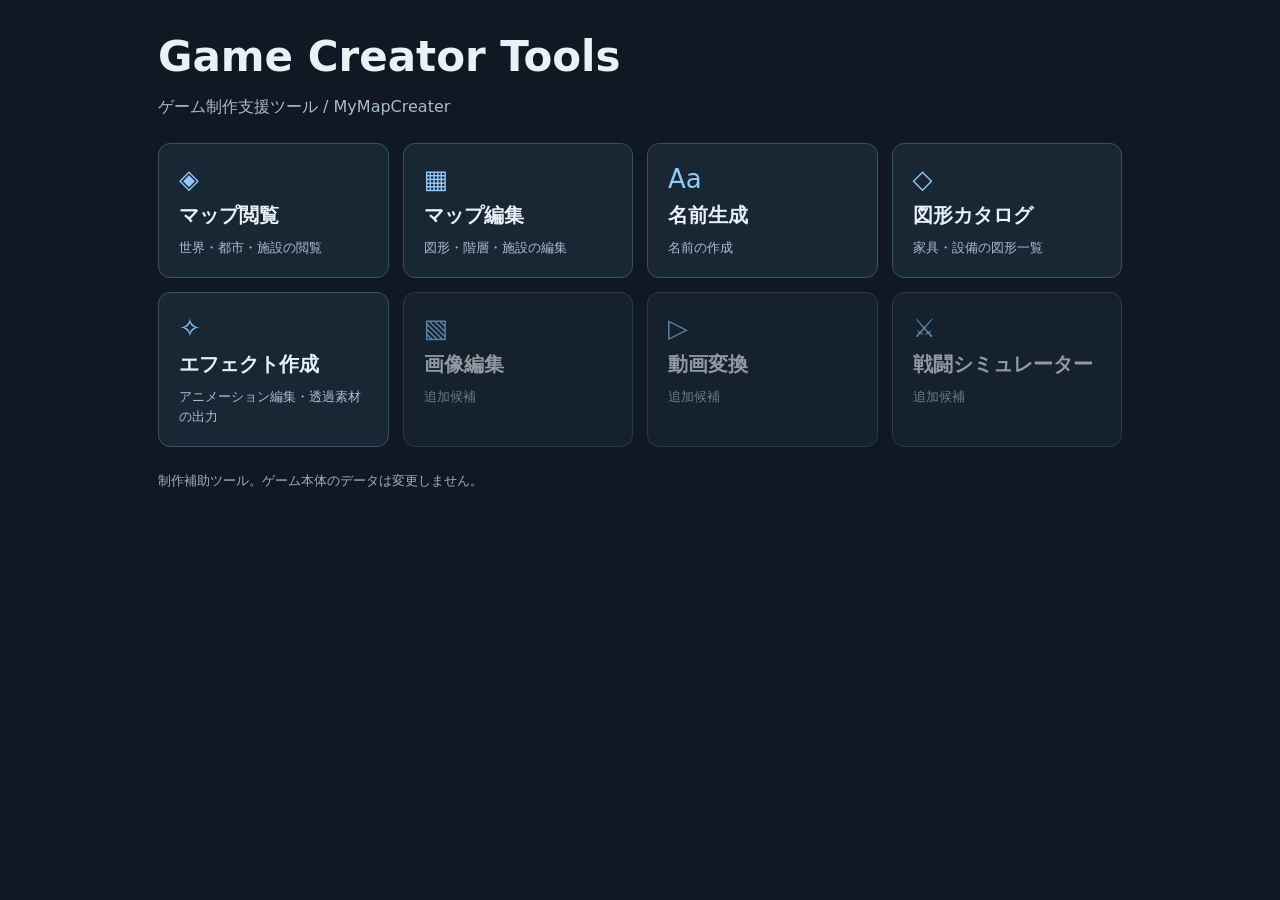
<file: index.html>
<!doctype html>
<html lang="ja"><head><meta charset="utf-8"><meta name="viewport" content="width=device-width,initial-scale=1"><title>Game Creator Tools | MyMapCreater</title><style>
*{box-sizing:border-box}body{margin:0;background:#101923;color:#e8f1f7;font:16px system-ui}main{max-width:1000px;margin:auto;padding:32px 18px}h1{margin:0;font-size:clamp(26px,5vw,42px)}p{color:#aabccb}section{display:grid;grid-template-columns:repeat(auto-fit,minmax(210px,1fr));gap:14px;margin-top:25px}a,article{display:block;padding:20px;border:1px solid #3b5064;border-radius:12px;background:#192735;color:inherit;text-decoration:none}a:hover,a:focus-visible{border-color:#8ed4ff;background:#243d50}strong{display:block;font-size:20px;margin:8px 0}small{color:#aabccb}article{opacity:.6}footer{margin-top:25px;color:#9aafc1;font-size:13px}.symbol{font-size:26px;color:#91cafa}
</style></head><body><main><header><h1>Game Creator Tools</h1><p>ゲーム制作支援ツール / MyMapCreater</p></header><section aria-label="ツール一覧">
<a id="map" href="./rebuild/header.html"><span class="symbol">◈</span><strong>マップ閲覧</strong><small>世界・都市・施設の閲覧</small></a>
<a href="./rebuild/editor.html"><span class="symbol">▦</span><strong>マップ編集</strong><small>図形・階層・施設の編集</small></a>
<a href="./rebuild/name-generator.html"><span class="symbol">Aa</span><strong>名前生成</strong><small>名前の作成</small></a>
<a href="./rebuild/shape-catalog.html"><span class="symbol">◇</span><strong>図形カタログ</strong><small>家具・設備の図形一覧</small></a>
<a href="./tools/effect-creator/index.html"><span class="symbol">✧</span><strong>エフェクト作成</strong><small>アニメーション編集・透過素材の出力</small></a>
<article><span class="symbol">▧</span><strong>画像編集</strong><small>追加候補</small></article><article><span class="symbol">▷</span><strong>動画変換</strong><small>追加候補</small></article><article><span class="symbol">⚔</span><strong>戦闘シミュレーター</strong><small>追加候補</small></article>
</section><footer>制作補助ツール。ゲーム本体のデータは変更しません。</footer></main><script>document.getElementById('map').href='./rebuild/header.html'+location.search+location.hash;</script></body></html>
</file>
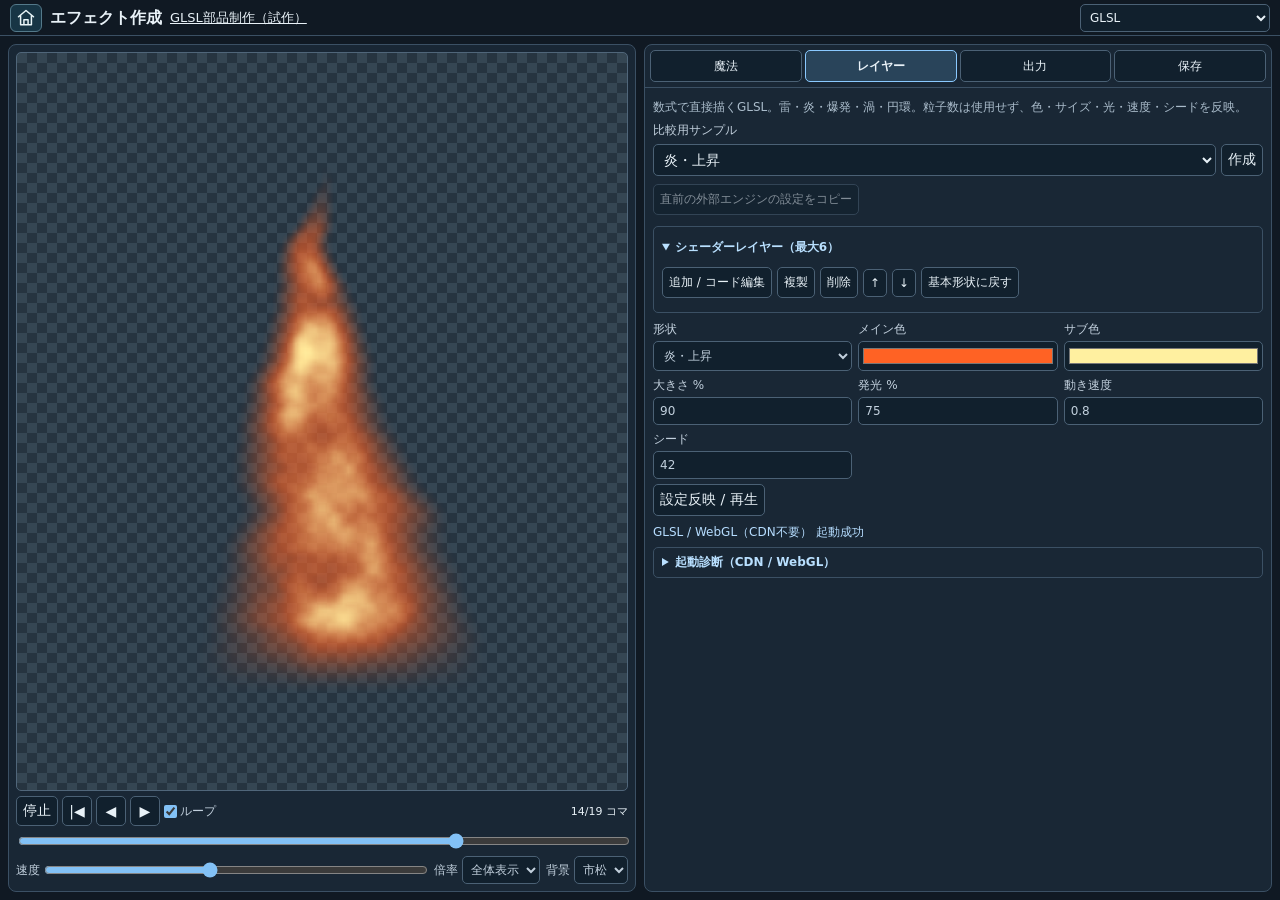
<file: tools/effect-creator/index.html>
<!doctype html><html lang="ja"><head><meta charset="utf-8"><meta name="viewport" content="width=device-width,initial-scale=1,viewport-fit=cover"><title>エフェクト作成 | MyMapCreater</title><link rel="stylesheet" href="style.css?v=glsl-tabs-1"><link rel="stylesheet" href="../../shared/tool-home.css?v=1"><script defer src="../../shared/tool-home.js?v=1"></script></head><body>
<header class="app-header" data-tool-home><h1>エフェクト作成</h1><a href="component-studio.html" class="component-studio-link" style="color:inherit;text-decoration:underline;white-space:nowrap;font-size:13px">GLSL部品制作（試作）</a><select id="engineSelect" aria-label="描画エンジン"><option value="shader" selected>GLSL</option><option value="canvas">Canvas 2D</option><option value="pixi">PixiJS</option><option value="three">Three.js</option><option value="quarks">three.quarks</option><option value="ts">tsParticles</option><option value="code">SVG / CSS / JS</option></select></header>
<main class="workspace">
<section class="preview panel" aria-label="プレビュー">
  <div id="canvasStage" class="preview-stage checker"><canvas id="preview" width="128" height="128"></canvas></div>
  <div id="externalStage" class="preview-stage checker" hidden><canvas id="externalPreview" width="128" height="128"></canvas></div>
  <div id="codeStage" class="preview-stage checker" hidden><iframe id="codeFrame" title="隔離コードプレビュー" sandbox="allow-scripts"></iframe></div>
  <div id="canvasControls" class="preview-controls">
    <div class="transport"><button id="play">停止</button><button id="rewind" title="先頭" aria-label="先頭">|◀</button><button id="prev" title="前のコマ" aria-label="前のコマ">◀</button><button id="next" title="次のコマ" aria-label="次のコマ">▶</button><label class="loop-label"><input type="checkbox" id="loop" checked>ループ</label><output id="time"></output></div>
    <div class="scrub"><input type="range" id="seek" min="0" max="11" value="0" aria-label="フレーム"></div>
    <div class="preview-options"><label>速度<input type="range" id="speed" min=".25" max="2" step=".25" value="1"></label><label>倍率<select id="zoom"><option value="fit" selected>全体表示</option><option>100%</option><option>200%</option><option>300%</option><option>400%</option></select></label><label>背景<select id="background"><option value="checker">市松</option><option value="black">黒</option><option value="white">白</option></select></label></div>
  </div>
  <div id="externalControls" class="preview-controls" hidden><div class="transport"><button id="externalPlay" type="button" disabled>再生</button><button id="externalRewind" type="button" disabled title="先頭">|◀</button><button id="externalPrev" type="button" disabled>◀</button><button id="externalNext" type="button" disabled>▶</button><label class="loop-label"><input type="checkbox" id="externalLoop" checked>ループ</label><output id="externalTime">未起動</output></div><input id="externalSeek" type="range" min="0" max="11" value="0" aria-label="外部エフェクトのフレーム" disabled><div class="preview-options"><label>速度<input type="range" id="externalSpeed" min=".25" max="2" step=".25" value="1"></label><label>倍率<select id="externalZoom"><option value="fit" selected>全体表示</option><option>100%</option><option>200%</option><option>300%</option><option>400%</option></select></label><label>背景<select id="externalBackground"><option value="checker">市松</option><option value="black">黒</option><option value="white">白</option></select></label></div></div>
  <div id="codeControls" class="preview-controls" hidden><div class="transport"><button id="runCode">再生 / 再起動</button><button id="stopCode">停止</button><span class="hint">コードプレビュー</span></div></div>
</section>
<section class="settings panel" aria-label="設定">
  <div class="settings-tabs" role="tablist" aria-label="設定項目">
    <button type="button" role="tab" id="tab-magic" aria-controls="settings-magic" aria-selected="false" tabindex="-1" data-settings-tab="magic">魔法</button>
    <button type="button" role="tab" id="tab-layers" aria-controls="settings-layers" aria-selected="true" data-settings-tab="layers">レイヤー</button>
    <button type="button" role="tab" id="tab-output" aria-controls="settings-output" aria-selected="false" tabindex="-1" data-settings-tab="output">出力</button>
    <button type="button" role="tab" id="tab-save" aria-controls="settings-save" aria-selected="false" tabindex="-1" data-settings-tab="save">保存</button>
    <button type="button" role="tab" id="tab-shader-magic" aria-controls="settings-external" aria-selected="false" tabindex="-1" data-settings-tab="shader-magic" hidden>魔法</button>
    <button type="button" role="tab" id="tab-shader-layers" aria-controls="settings-external" aria-selected="false" tabindex="-1" data-settings-tab="shader-layers" hidden>レイヤー</button>
    <button type="button" role="tab" id="tab-shader-output" aria-controls="settings-external" aria-selected="false" tabindex="-1" data-settings-tab="shader-output" hidden>出力</button>
    <button type="button" role="tab" id="tab-shader-save" aria-controls="settings-external" aria-selected="false" tabindex="-1" data-settings-tab="shader-save" hidden>保存</button>
    <button type="button" role="tab" id="tab-external" aria-controls="settings-external" aria-selected="false" tabindex="-1" data-settings-tab="external" hidden>エンジン設定</button>
    <button type="button" role="tab" id="tab-code" aria-controls="settings-code" aria-selected="false" tabindex="-1" data-settings-tab="code" hidden>コード編集</button>
  </div>
  <div class="settings-scroll" id="settingsScroll">
    <section id="settings-magic" role="tabpanel" aria-labelledby="tab-magic" data-settings-pane="magic" hidden><label for="magicPreset">雷魔法（CS 24種）</label><div class="magic-picker"><select id="magicPreset"></select><button id="magicPrev" type="button" aria-label="前の魔法">◀</button><button id="magicNext" type="button" aria-label="次の魔法">▶</button><button id="loadMagic" type="button">再読込</button></div><p id="magicMeta" class="magic-meta"></p><details open class="magic-note"><summary>演出備考</summary><p id="magicNotes"></p></details><details open class="magic-note"><summary>魔法の本来の説明（CS）</summary><p id="canvasCSOriginal"></p></details><details open class="magic-note"><summary>戦闘データ・取得条件（CS原文）</summary><p class="hint">データ（J列）</p><p id="canvasCSData"></p><p class="hint">効果（K列）</p><p id="canvasCSEffect"></p><p class="hint">取得条件（M列）</p><p id="canvasCSCondition"></p></details><details class="magic-note"><summary>効果説明の全文（L列）</summary><p id="canvasCSFull"></p></details><p class="hint">参照元：<a href="https://docs.google.com/spreadsheets/d/1M55erZwPIapl8-fw7NS1Souy1SiW1iH6J56C6C85NPg/edit#gid=1829342689&range=A312:Q335" target="_blank" rel="noopener">game_data / CS 312〜335行</a>（2026-11-26取得、読み取り専用）</p><p class="hint">魔法の選択で自動読込・再生します。編集中は確認します。出力解像度・FPS・列数は維持します。</p></section>
    <section id="settings-layers" role="tabpanel" aria-labelledby="tab-layers" data-settings-pane="layers"><details class="magic-note"><summary>比較用サンプル</summary><div class="comparison-picker"><label for="canvasSample">比較用サンプル</label><div class="row"><select id="canvasSample"></select><button id="canvasSampleLoad" type="button">作成</button></div></div></details><div class="row"><select id="preset" aria-label="基本形状"></select><button id="add">追加</button><button id="duplicate">複製</button><button id="remove">削除</button></div><div id="layers"></div><div class="row"><button id="up">↑ 前へ</button><button id="down">↓ 後ろへ</button></div><details id="currentNoteBox" class="magic-note"><summary id="currentNoteTitle">制作備考</summary><label for="projectNotes">備考（JSON保存対象）</label><textarea id="projectNotes" rows="3"></textarea></details><div id="properties" class="fields"></div></section>
    <section id="settings-output" role="tabpanel" aria-labelledby="tab-output" data-settings-pane="output" hidden><div class="fields" id="project"></div><p id="dimensions"></p><div class="row"><button data-export="png">現在コマ PNG</button><button data-export="sheet">PNGシート</button><button data-export="webp">WebPシート</button><button data-export="zip">連番PNG ZIP</button></div></section>
    <section id="settings-save" role="tabpanel" aria-labelledby="tab-save" data-settings-pane="save" hidden><div class="row"><button id="save">JSON保存</button><label class="file">JSON読込<input id="load" type="file" accept=".json,application/json"></label><button id="localSave">ブラウザー保存</button><button id="localLoad">ブラウザー読込</button></div><p class="hint">背景設定はプレビューのみ。出力は常に透過。列数0は横一列。出力サイズ上限あり。</p></section>
    <section id="settings-external" role="tabpanel" aria-labelledby="tab-external" data-settings-pane="external" hidden>
<label hidden>描画エンジン<select id="extEngine"><option value="pixi">PixiJS + GlowFilter（2D）</option><option value="three">Three.js（3D）</option><option value="quarks">three.quarks（粒子）</option><option value="shader">GLSL（プロシージャル）</option><option value="ts">tsParticles（粒子・試験）</option></select></label>
<p class="hint" id="extEngineInfo"></p><div data-ext-part="layers"><div class="comparison-picker"><label for="extSample">比較用サンプル</label><div class="row"><select id="extSample"></select><button id="extSampleLoad" type="button">作成</button></div></div><button id="extComparePrevious" type="button" disabled>直前の外部エンジンの設定をコピー</button></div><section id="shaderStudio" hidden><div data-ext-part="magic">
<label for="shaderAttribute">属性・系統</label><select id="shaderAttribute"></select><label for="shaderMagic">魔法（CS＋制作試作）</label><div class="magic-picker"><select id="shaderMagic"></select><button id="shaderMagicPrev" type="button" aria-label="前の魔法">◀</button><button id="shaderMagicNext" type="button" aria-label="次の魔法">▶</button><button id="shaderMagicLoad" type="button">再読込</button></div><p id="shaderMagicMeta" class="magic-meta"></p><p id="shaderTrialInfo" class="hint" hidden>制作試作：名称・Lv・戦闘性能・取得条件は未確定。CS未登録。</p><details open class="magic-note"><summary>魔法の本来の説明（CS）</summary><p id="shaderCSOriginal"></p></details><details open class="magic-note"><summary>戦闘データ・取得条件（CS原文）</summary><p class="hint">データ（J列）</p><p id="shaderCSData"></p><p class="hint">効果（K列）</p><p id="shaderCSEffect"></p><p class="hint">取得条件（M列）</p><p id="shaderCSCondition"></p></details><details class="magic-note"><summary>効果説明の全文（L列）</summary><p id="shaderCSFull"></p></details><p class="hint">参照元：<a id="shaderCSLink" href="https://docs.google.com/spreadsheets/d/1M55erZwPIapl8-fw7NS1Souy1SiW1iH6J56C6C85NPg/edit#gid=1829342689" target="_blank" rel="noopener">game_data / CS</a>（2026-11-26取得、読み取り専用）</p><details open class="magic-note"><summary>演出備考</summary><p id="shaderMagicNote"></p></details><p class="hint">属性・魔法の選択で自動読込・再生します。通常の魔法は発動用、（持続）は別素材です。編集中は確認します。解像度・FPS・列数は維持します。</p></div><div data-ext-part="layers" class="magic-note">
<details open><summary>シェーダーレイヤー（最大6）</summary><div id="shaderLayerList"></div><div class="row"><button id="shaderAdd">追加 / コード編集</button><button id="shaderDuplicate">複製</button><button id="shaderDelete">削除</button><button id="shaderUp">↑</button><button id="shaderDown">↓</button><button id="shaderReset">基本形状に戻す</button></div>
<div id="shaderLayerEditor" hidden><div class="fields"><label>名前<input id="shaderName" type="text"></label><label>合成<select id="shaderBlend"><option value="source-over">通常</option><option value="lighter">加算</option><option value="multiply">乗算</option><option value="screen">スクリーン</option></select></label><label>透明度 %<input id="shaderOpacity" type="number" min="0" max="100"></label><label>開始 (0–1)<input id="shaderStart" type="number" min="0" max=".99" step=".01"></label><label>終了 (0–1)<input id="shaderEnd" type="number" min=".01" max="1" step=".01"></label><label>倍率 %<input id="shaderScale" type="number" min="10" max="200"></label><label>X %<input id="shaderX" type="number" min="-100" max="100"></label><label>Y %<input id="shaderY" type="number" min="-100" max="100"></label><label>角度<input id="shaderRotation" type="number" min="-360" max="360"></label><label>表示<input id="shaderVisible" type="checkbox" checked></label></div>
<details open><summary>動的パラメータ</summary><div class="fields" id="shaderParams"></div></details><details><summary>GLSLコード（直接編集）</summary><p class="hint">WebGL1 フラグメントシェーダー。vUv、uTime（速度反映）、uProgress（0–1）、uResolution、uSize、uGlow、uColor、uCore等を利用可能。uniform float 名前; を追加すると設定欄を自動生成。範囲指定は // @param 名前 初期値 最小 最大 刻み。コードは信頼できるものを使用してください。</p><textarea id="shaderCode" rows="12" spellcheck="false" autocapitalize="off" maxlength="50000"></textarea><div class="row"><button id="shaderCopy">コードコピー</button><button id="shaderApplyCode" type="button">コードを反映して再生</button></div></details></div></details></div></section><div data-ext-part="layers"><div class="fields" id="extFields">
<label>形状<select id="extShape"><option value="lightning">雷・電撃</option><option value="burst">爆発・火花</option><option value="fire">炎・上昇</option><option value="vortex">旋風・渦</option><option value="ring">円環・魔法</option></select></label>
<label>メイン色<input type="color" id="extColor" value="#68aaff"></label><label>サブ色<input type="color" id="extCore" value="#ffffff"></label>
<label>粒子数<input type="number" id="extCount" min="1" max="300" value="64"></label><label>大きさ %<input type="number" id="extSize" min="10" max="150" value="80"></label><label>発光 %<input type="number" id="extGlow" min="0" max="100" value="50"></label><label>動き速度<input type="number" id="extSpeed" min=".1" max="5" step=".1" value="1"></label><label>シード<input type="number" id="extSeed" min="0" max="2147483647" value="42"></label>
</div></div><div data-ext-part="output"><div class="fields"><label>幅 px<input type="number" id="extWidth" min="16" max="512" value="128"></label><label>高さ px<input type="number" id="extHeight" min="16" max="512" value="128"></label><label>FPS<input type="number" id="extFps" min="1" max="60" value="12"></label><label>秒数<input type="number" id="extDuration" min=".2" max="5" step=".1" value="1"></label><label>列数 (0=横)<input type="number" id="extColumns" min="0" max="300" value="0"></label></div>
<div class="row"><button id="extCopySize" type="button">既存の出力設定をコピー</button></div>
<p id="extDimensions" class="hint"></p><div class="row"><button data-ext-export="png" disabled>現在コマ PNG</button><button data-ext-export="sheet" disabled>PNGシート</button><button data-ext-export="webp" disabled>WebPシート</button><button data-ext-export="zip" disabled>連番PNG ZIP</button></div>
</div><div data-ext-part="save"><label>制作備考<textarea id="extNotes" rows="3" placeholder="表現・用途・調整メモ"></textarea></label><div class="row"><button id="extSave">試作JSON保存</button><label class="file">試作JSON読込<input type="file" id="extLoad" accept=".json,application/json"></label></div><p class="hint">画像素材は不要。外部ライブラリは選択時にCDNから読み込みます。既存Canvasと外部試作の設定は独立しています。</p></div><div class="row"><button id="extApply" type="button">設定反映 / 再生</button></div><p id="extStatus" role="status" aria-live="polite">エンジンを選択して起動してください。</p><details id="extDiagnosticBox" class="magic-note"><summary>起動診断（CDN / WebGL）</summary><textarea id="extDiagnostic" readonly rows="5" aria-label="起動診断ログ"></textarea><button id="extCopyDiagnostic" type="button">診断情報をコピー</button></details></section>
    <section id="settings-code" role="tabpanel" aria-labelledby="tab-code" data-settings-pane="code" class="code" hidden><div class="comparison-picker"><label for="codeSample">比較用サンプル</label><div class="row"><select id="codeSample"></select><button id="codeSampleLoad" type="button">作成</button></div></div><p class="hint">隔離フレーム内で再生。インラインSVG＋CSSアニメーション、または下記のCanvas描画関数から透過画像を出力できます。通常のHTML要素の画像化は未対応です。</p><div class="fields"><label>HTML<textarea id="htmlCode" rows="5">&lt;svg xmlns="http://www.w3.org/2000/svg" viewBox="0 0 128 128"&gt;&lt;circle class="spark" cx="64" cy="64" r="22" fill="none" stroke="#76baff" stroke-width="4"/&gt;&lt;/svg&gt;</textarea></label><label>CSS<textarea id="cssCode" rows="5">body{margin:0}svg{display:block;width:100%;height:100vh}.spark{transform-origin:64px 64px;animation:pulse 1s infinite linear}@keyframes pulse{from{transform:scale(.2);opacity:1}to{transform:scale(2);opacity:0}}</textarea></label><label>JavaScript<textarea id="jsCode" rows="5"></textarea></label></div><div class="row"><button id="downloadCode">HTML保存</button><button id="canvasExample">Canvas例</button></div><div class="row"><button data-code-export="png">現在コマ PNG</button><button data-code-export="sheet">PNGシート</button><button data-code-export="webp">WebPシート</button><button data-code-export="zip">連番PNG ZIP</button></div><p class="hint">画像出力は共通の幅・高さ・FPS・秒数・列数を使用します。SVGは内蔵図形と対応CSSに限定。Canvas例は renderFrame({canvas,ctx,time,duration,frame,fps}) で各コマを描画します。</p><p id="codeStatus" role="status" aria-live="polite"></p></section>
  </div>
  <p id="status" role="status" aria-live="polite"></p>
</section>
</main><script src="effect-view-state.js?v=magic-activation-12"></script><script src="lightning-presets.js?v=1"></script><script src="magic-catalog.js?v=light-pillar-fit-2"></script><script src="cs-magic-reference.js?v=magic-activation-12"></script><script src="effect-engine.js?v=thunder-1"></script><script src="effect-export.js"></script><script src="effect-comparison.js?v=1"></script><script src="effect-code.js?v=engine-switch-1"></script><script src="external-model.js?v=shader-studio-1"></script><script src="shader-studio.js?v=divine-ground-2x"></script><script src="external-effects.js?v=layer-recovery-15"></script><script src="effect-layout.js?v=restore-view-1"></script><script src="effect-editor.js?v=magic-autoload-1"></script></body></html>
</file>
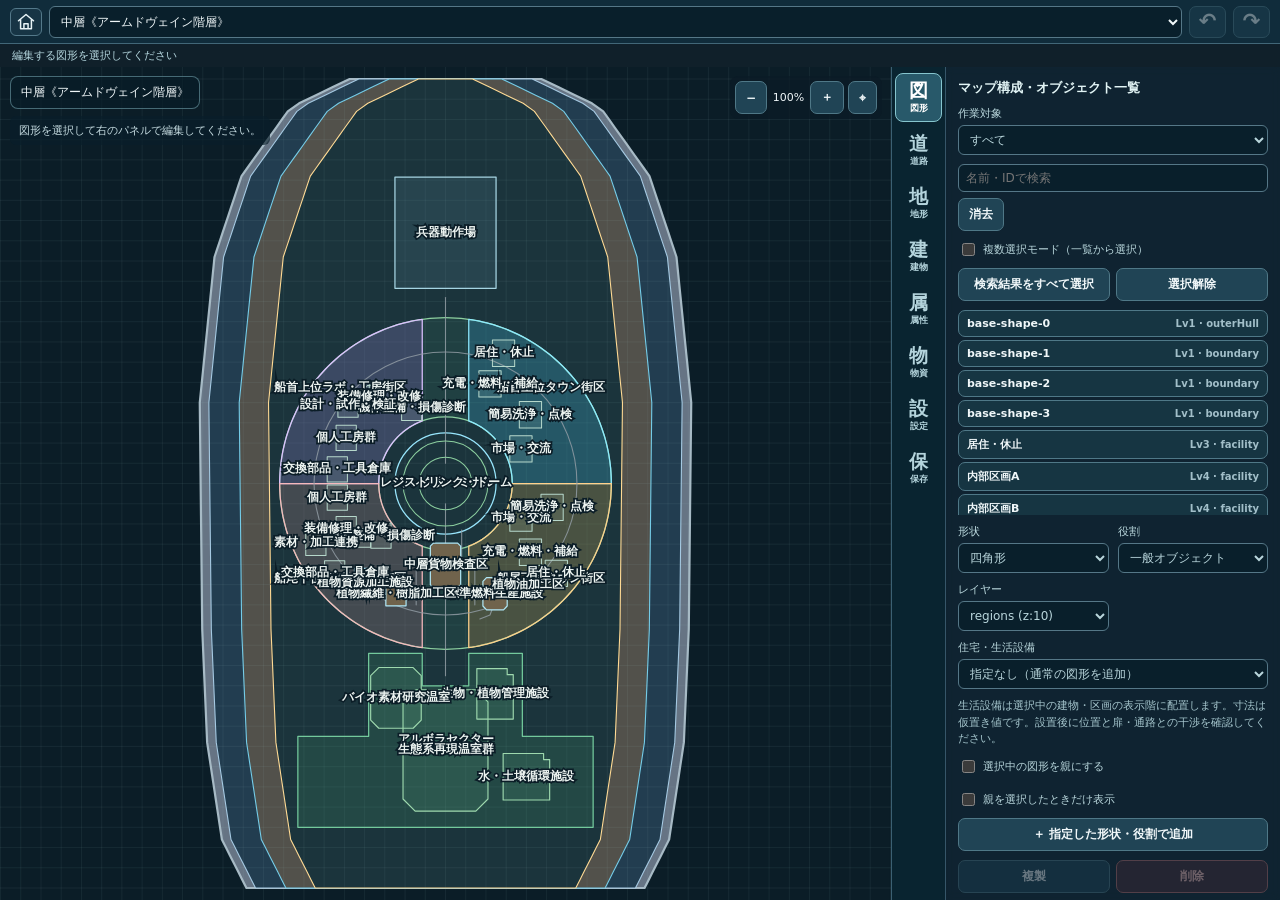
<file: editor.html>
<!doctype html>
<html lang="ja"><head><meta charset="utf-8">
<meta name="viewport" content="width=device-width,initial-scale=1">
<title>汎用マップ編集へ移動</title>
<meta http-equiv="refresh" content="0;url=./rebuild/editor.html">
<script>location.replace("./rebuild/editor.html"+location.search+location.hash);</script>
</head><body>
<p>旧画面を汎用マップ画面に統合しました。<a href="./rebuild/editor.html">汎用マップ編集を開く</a></p>
</body></html>
</file>
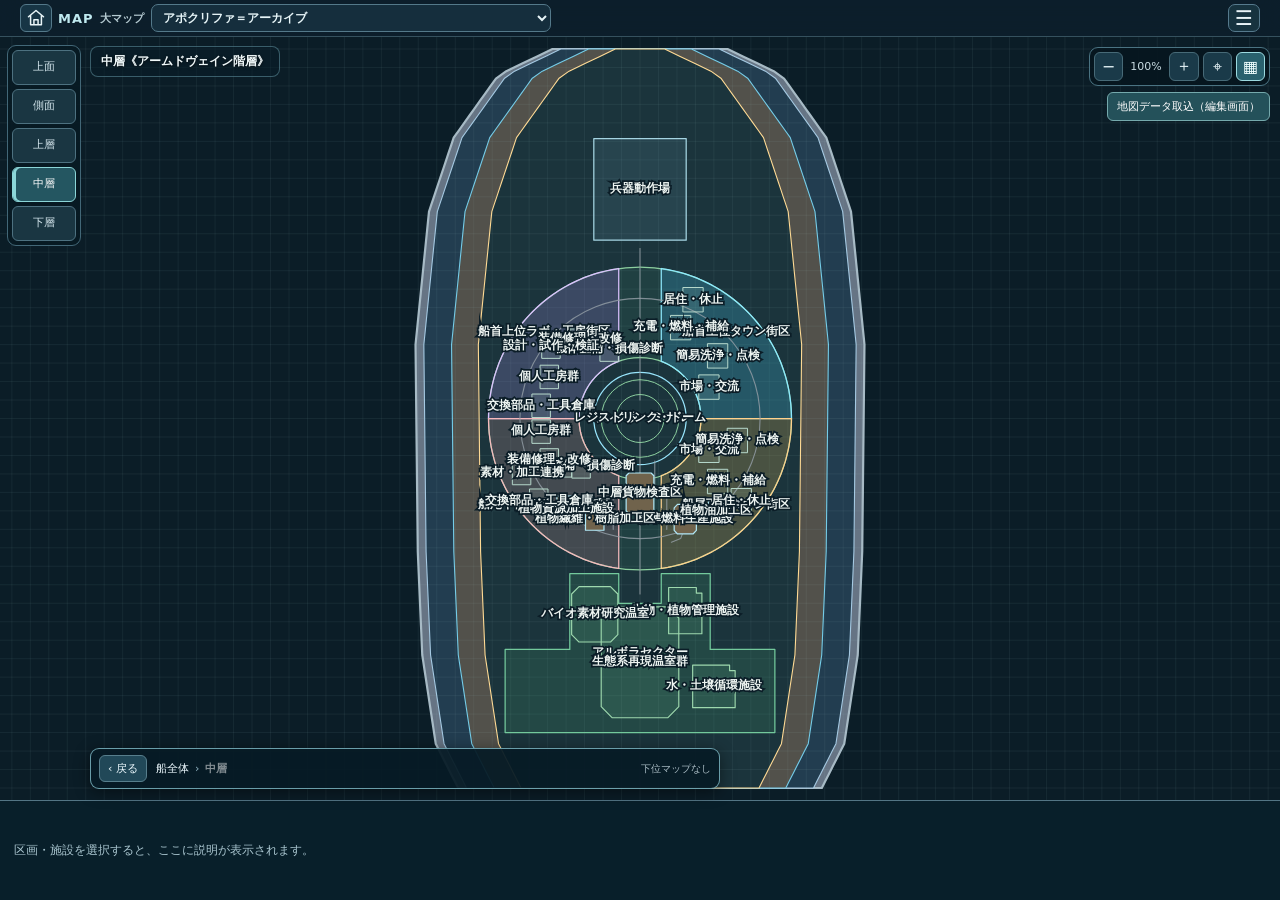
<file: overview.html>
<!doctype html>
<html lang="ja"><head><meta charset="utf-8">
<meta name="viewport" content="width=device-width,initial-scale=1">
<title>汎用マップ表示へ移動</title>
<meta http-equiv="refresh" content="0;url=./rebuild/header.html">
<script>location.replace("./rebuild/header.html"+location.search+location.hash);</script>
</head><body>
<p>旧画面を汎用マップ画面に統合しました。<a href="./rebuild/header.html">汎用マップ表示を開く</a></p>
</body></html>
</file>
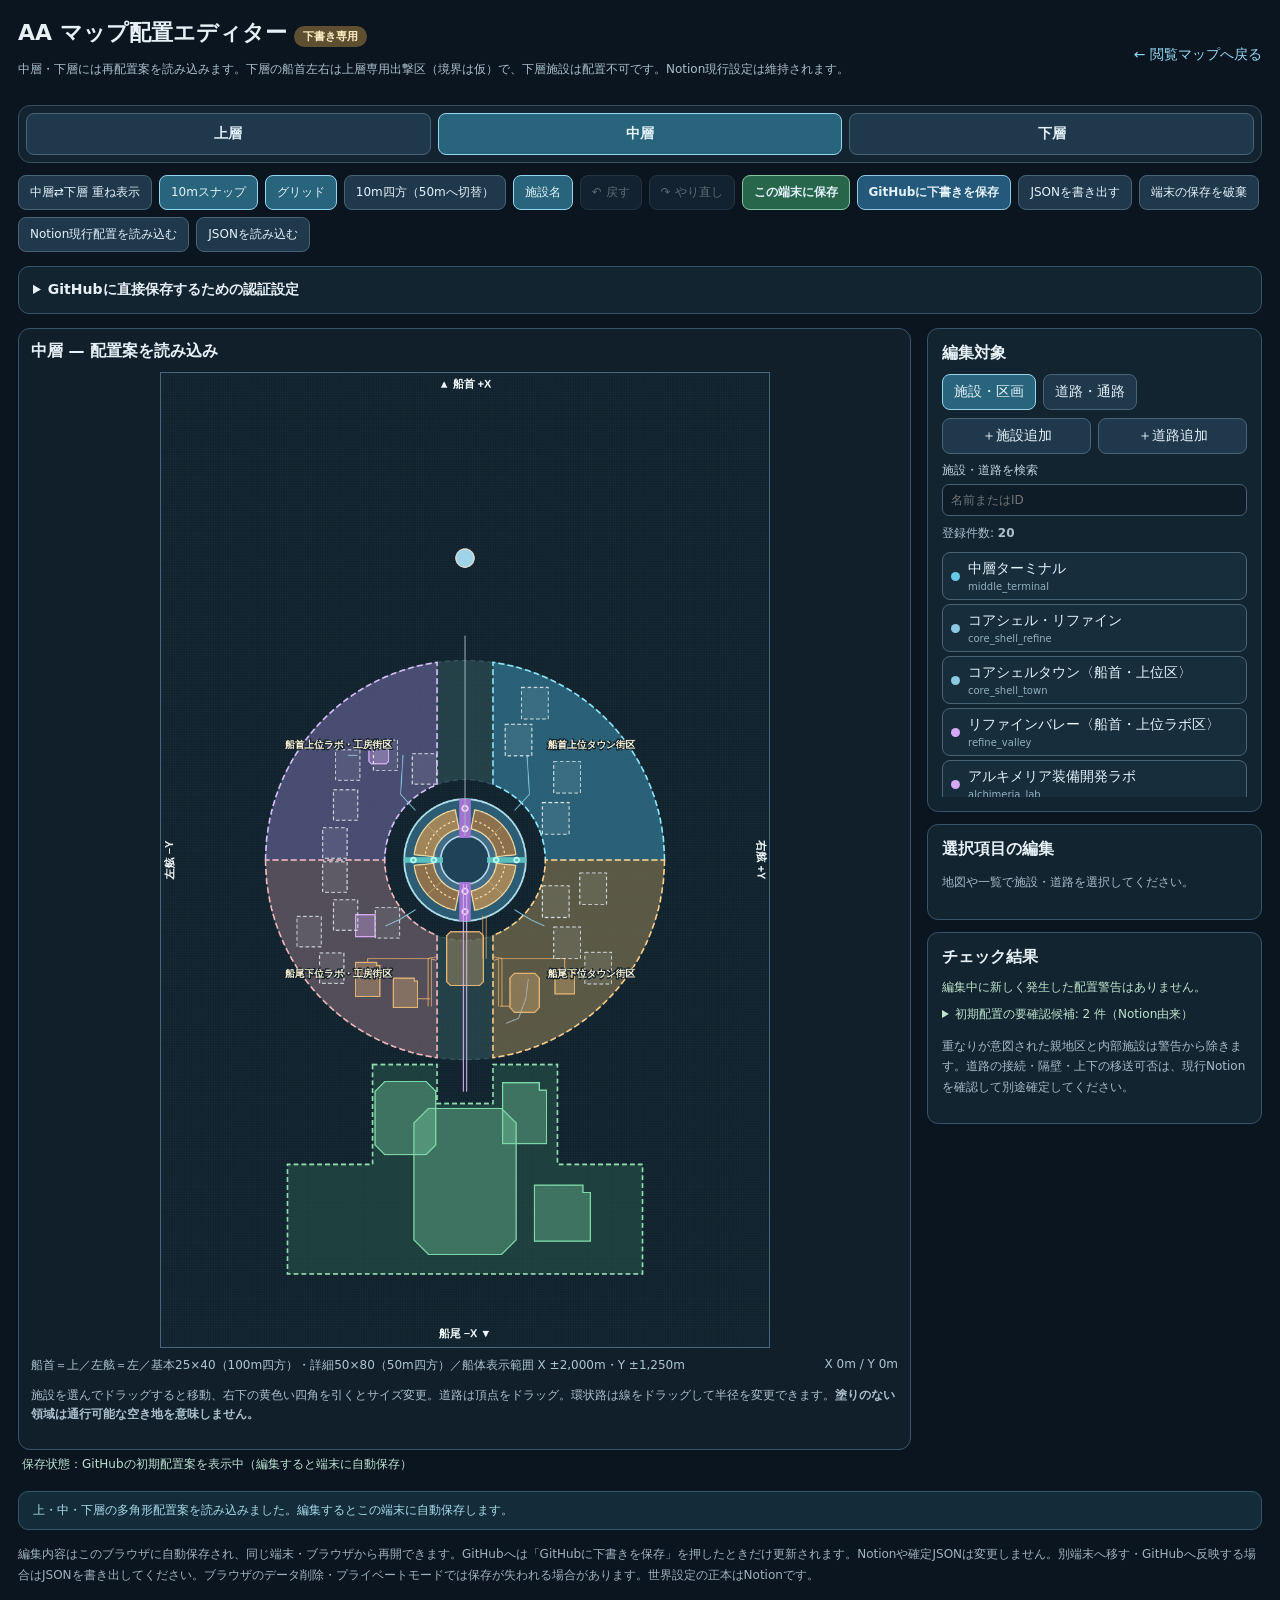
<file: legacy/editor-aa.html>
<!doctype html>
<html lang="ja"><head><base href="../"><meta charset="utf-8"><meta name="viewport" content="width=device-width,initial-scale=1">
<title>AAマップ配置エディター｜MyMapCreater</title>
<style>
:root{color-scheme:dark;font-family:system-ui,"Noto Sans JP",sans-serif;font-size:14px}
*{box-sizing:border-box}body{margin:0;background:#0b1520;color:#e7f0f5}button,input,textarea,select{font:inherit}
.app{max-width:1510px;margin:auto;padding:18px}header{display:flex;align-items:center;gap:14px;justify-content:space-between;flex-wrap:wrap;margin-bottom:14px}
h1{font-size:22px;margin:0}h2{font-size:16px;margin:0 0 10px}h3{font-size:14px;margin:0 0 8px}
a{color:#96d9f4;text-decoration:none}a:hover{text-decoration:underline}
.note{color:#a9bfcc;font-size:12px;line-height:1.6}.tag{font-size:11px;padding:4px 9px;background:#5e4f30;color:#fff0c5;border-radius:20px}
nav,.toolbar,.editKind{display:flex;flex-wrap:wrap;gap:7px}
nav{border:1px solid #364f60;background:#142330;border-radius:12px;padding:7px;margin-bottom:12px}
button{background:#20384b;border:1px solid #486477;color:#e4f2fa;border-radius:8px;padding:8px 11px;cursor:pointer}
button.active{background:#28647b;border-color:#94d5ef}button:hover:not(:disabled){border-color:#b5e4f8}button:disabled{opacity:.38;cursor:not-allowed}
nav button{flex:1;min-width:88px;font-weight:700;padding:11px}
.toolbar{margin:10px 0 14px}.toolbar button{font-size:12px}
.layout{display:grid;grid-template-columns:minmax(0,1fr) 335px;gap:16px}
.mapwrap{padding:12px;background:#111f2b;border:1px solid #37566b;border-radius:12px;min-width:0}
canvas{display:block;width:100%;max-width:610px;margin:auto;aspect-ratio:5 / 8;background:#10212b;touch-action:none;cursor:crosshair;border:1px solid #46677e}
.mapmeta{display:flex;justify-content:space-between;flex-wrap:wrap;gap:8px;margin-top:9px;color:#acc5d2;font-size:12px}
.sidebar{display:flex;flex-direction:column;gap:12px;min-width:0}
.panel{padding:14px;background:#132431;border:1px solid #375369;border-radius:11px}
#items{max-height:245px;overflow:auto;display:flex;flex-direction:column;gap:4px;margin-top:9px}
.item{display:flex;text-align:left;align-items:center;gap:8px;width:100%;padding:7px 8px;background:#172d3b}
.item.selected{background:#31566c;border-color:#e5d98c}.item small{display:block;color:#91b0c0;font-size:10px;margin-top:3px}
.item em{font-size:10px;color:#ffe2a2;margin-left:auto}
.dot{display:inline-block;width:9px;height:9px;min-width:9px;border-radius:50%}
.fields{display:grid;grid-template-columns:1fr 1fr;gap:9px}
.fields label:first-child{grid-column:span 2}
label{display:flex;flex-direction:column;gap:5px;margin:8px 0;color:#bed3df;font-size:12px}
input,textarea,select{width:100%;padding:8px;color:#eff7fc;background:#0e1c28;border:1px solid #486074;border-radius:7px;min-width:0}
input:focus,textarea:focus,select:focus{outline:2px solid #6fa9c6}textarea{resize:vertical}
.value-id{font-size:10px;color:#a5c0cf;overflow-wrap:anywhere;padding:6px;background:#0d202b;border-radius:6px}
.hint{color:#a6bbcb;font-size:12px;line-height:1.7}
.danger{color:#ffcece;border-color:#8b5050;background:#47242d;margin-top:10px}
.addbar{display:flex;gap:7px;margin-top:8px}.addbar button{flex:1}
.points{display:flex;flex-direction:column;gap:5px}.point{display:grid;grid-template-columns:25px 1fr 1fr 30px;gap:4px;align-items:center}.point input{padding:6px}.point button{padding:5px}
#warnings{font-size:12px;line-height:1.55;color:#bce4cb}#warnings.warn{color:#f3ca8c}
#warnings ul{padding-left:17px;max-height:160px;overflow:auto}
#message{font-size:12px;color:#a6d9e9;padding:10px 14px;background:#142c3a;border:1px solid #32556c;border-radius:10px;margin:12px 0}
#message.warn{color:#ffd7a3}
#loading{border:1px solid #436273;border-radius:10px;padding:18px;margin:20px 0}
footer{margin:14px 0 8px;color:#9fb2bf;font-size:12px;line-height:1.8}
@media(max-width:940px){.layout{grid-template-columns:1fr}.sidebar{display:grid;grid-template-columns:repeat(auto-fit,minmax(280px,1fr))}.app{padding:10px}h1{font-size:19px}}
@media(max-width:520px){nav button{font-size:12px;padding:10px 3px}.toolbar button{padding:8px}.sidebar{display:flex}}
</style></head><body>
<div class="app">
<header><div><h1>AA マップ配置エディター <span class="tag">下書き専用</span></h1><p class="note">中層・下層には再配置案を読み込みます。下層の船首左右は上層専用出撃区（境界は仮）で、下層施設は配置不可です。Notion現行設定は維持されます。</p></div>
<a href="./index.html">← 閲覧マップへ戻る</a></header>
<div id="loading">施設・道路JSONを読み込み中…</div>
<div id="workspace" hidden>
<nav aria-label="階層選択"><button data-floor="upper">上層</button><button data-floor="middle" class="active">中層</button><button data-floor="lower">下層</button></nav>
<div class="toolbar">
<button id="overlay" class="active">中層⇄下層 重ね表示</button>
<button id="snap" class="active">10mスナップ</button>
<button id="grid" class="active">グリッド</button><button id="gridSize">10m四方（50mへ切替）</button>
<button id="labels" class="active">施設名</button>
<button id="undo">↶ 戻す</button><button id="redo">↷ やり直し</button>
<button id="saveLocal" style="background:#28664b;border-color:#83c5a1;font-weight:700">この端末に保存</button><button id="saveGithub" style="background:#24597b;border-color:#91c9e3;font-weight:700">GitHubに下書きを保存</button><button id="export">JSONを書き出す</button><button id="clearLocal">端末の保存を破棄</button><button id="resetFloor">Notion現行配置を読み込む</button><button id="import">JSONを読み込む</button>
<input id="importFile" type="file" accept=".json,application/json" hidden>
</div>
<details id="githubAuthHelp" class="panel" style="margin:0 0 14px">
<summary style="cursor:pointer;font-weight:700">GitHubに直接保存するための認証設定</summary>
<p class="note">GitHub Pagesにはログイン用サーバーがないため、ここでは期間・対象リポジトリを限定した Fine-grained personal access token を使用します。GitHubの通常ログイン連携とは異なります。</p>
<p class="note">GitHubで <strong>Only select repositories → siev0000/MyMapCreater → Contents: Read and write</strong> を選び、期限を短めに設定してください。トークンをチャットやJSON、GitHubのファイルに貼り付けないでください。</p>
<label>保存時に使うGitHubトークン（保存後に入力欄を消去・端末に記憶しません）
<input id="githubToken" type="password" autocomplete="off" autocapitalize="off" spellcheck="false" placeholder="github_pat_..." inputmode="text"></label>
<p class="note"><a href="https://github.com/settings/personal-access-tokens/new" target="_blank" rel="noopener noreferrer">Fine-grained token を作成</a>　｜　保存先は <code>data/upper-layout-draft.json</code> など、各階層の配置案専用ファイルです。</p>
</details>
<div class="layout">
<section class="mapwrap"><h2 id="floorText">中層</h2>
<canvas id="map" width="1000" height="1600" aria-label="施設のドラッグ移動と道路編集が可能なマップ"></canvas>
<div class="mapmeta"><span>船首＝上／左舷＝左／基本25×40（100m四方）・詳細50×80（50m四方）／船体表示範囲 X ±2,000m・Y ±1,250m</span><span id="cursor">X 0m / Y 0m</span></div>
<p class="note">施設を選んでドラッグすると移動、右下の黄色い四角を引くとサイズ変更。道路は頂点をドラッグ。環状路は線をドラッグして半径を変更できます。<strong>塗りのない領域は通行可能な空き地を意味しません。</strong></p>
</section>
<aside class="sidebar">
<div class="panel"><h2>編集対象</h2><div class="editKind"><button data-kind="facility" class="active">施設・区画</button><button data-kind="road">道路・通路</button></div>
<div class="addbar"><button id="addFacility">＋施設追加</button><button id="addRoad">＋道路追加</button></div>
<label>施設・道路を検索<input id="search" placeholder="名前またはID"></label><div class="note">登録件数: <strong id="itemCount">0</strong></div><div id="items"></div></div>
<div class="panel"><h2>選択項目の編集</h2><div id="detail"><p class="hint">施設・道路を選択してください。</p></div></div>
<div class="panel"><h2>チェック結果</h2><div id="warnings">確認中…</div><p class="hint">重なりが意図された親地区と内部施設は警告から除きます。道路の接続・隔壁・上下の移送可否は、現行Notionを確認して別途確定してください。</p></div>
</aside></div></div>
<div id="saveState" role="status" style="color:#b9e1ce;padding:6px 4px;font-size:12px">保存状態：読み込み中</div><div id="message" role="status">準備中…</div>
<footer>編集内容はこのブラウザに自動保存され、同じ端末・ブラウザから再開できます。GitHubへは「GitHubに下書きを保存」を押したときだけ更新されます。Notionや確定JSONは変更しません。別端末へ移す・GitHubへ反映する場合はJSONを書き出してください。ブラウザのデータ削除・プライベートモードでは保存が失われる場合があります。世界設定の正本はNotionです。</footer>
</div>
<script src="./middle-central-ring.js"></script>
<script src="./aa-terminal-interior.js"></script>
<script>(function editorApp(){
  "use strict";
  const F=["upper","middle","lower"], LABEL={upper:"上層",middle:"中層",lower:"下層"};
  const COLORS={terminal:"#66c9e5",town:"#8bc8e2",workshop:"#d5a9f5",guild:"#f6d08e",nature:"#7fd8a8",industrial:"#e3b374",shared:"#9fd3e7",security:"#d2bcf4",magitech:"#88baff",eidolon:"#d8adfc",living:"#a7d4df",recycling:"#d4b67d",hazard:"#f2a09b"};
  const $=id=>document.getElementById(id);
  const canvas=$("map"),ctx=canvas.getContext("2d"),W=canvas.width,H=canvas.height,SC=.4;
  const esc=s=>String(s??"").replace(/[&<>"']/g,c=>({"&":"&amp;","<":"&lt;",">":"&gt;",'"':"&quot;","'":"&#39;"}[c]));
  const clone=x=>JSON.parse(JSON.stringify(x));
  const worldToPixel=(x,y)=>({px:W/2+y*SC,py:H/2-x*SC});
  const pixelToWorld=(px,py)=>({x:(H/2-py)/SC,y:(px-W/2)/SC});
  const snap=n=>state.snap?Math.round(n/10)*10:Math.round(n);
  let floors={},sourceFloors={},initialFloors={},draftFloors=new Set(),baselineWarnings={upper:[],middle:[],lower:[]},dirty=new Set(),savedLocal=new Set(),unsavedLocal=new Set(),active="middle",kind="facility",selection=null,drag=null,cursorWorld={x:-1000,y:0},interiorPreview=null;
  const history={upper:[],middle:[],lower:[]},future={upper:[],middle:[],lower:[]};
  const state={snap:true,grid:true,overlay:false,labels:true};let gridMeters=10;
  function current(){return floors[active]}
  function valid(d,floor){
    if(!d||d.schemaVersion!==1||d.floor!==floor||!Array.isArray(d.facilities)||!Array.isArray(d.roads)||!d.facilities.length)throw Error(floor+" の形式が不正です");
    const facilityIds=new Set(),roadIds=new Set();
    for(const f of d.facilities){
      if(!f||typeof f.id!=="string"||!f.id||facilityIds.has(f.id)||typeof f.name!=="string"||![f.x,f.y,f.w,f.h].every(Number.isFinite)||f.w<=0||f.h<=0)throw Error("施設データが不正です: "+f?.id);
      facilityIds.add(f.id);
    }
    for(const r of d.roads){
      if(!r||typeof r.id!=="string"||!r.id||roadIds.has(r.id)||!Number.isFinite(r.width)||r.width<=0||!["line","ring","internal"].includes(r.kind))throw Error("道路データが不正です");
      if(r.kind==="line"&&(!Array.isArray(r.points)||r.points.length<2||!r.points.every(p=>p.length===2&&p.every(Number.isFinite))))throw Error("道路の座標が不正です: "+r.id);
      if(r.kind==="ring"&&!Number.isFinite(r.r))throw Error("環状道路の半径が不正です: "+r.id);
      roadIds.add(r.id);
    }
    return clone(d);
  }
  function saveSnapshot(){
    const h=history[active];
    h.push(JSON.stringify(current()));
    if(h.length>80)h.shift();
    future[active]=[];
    dirty.add(active);
    unsavedLocal.add(active);
  }
  function restore(which){
    const src=which==="undo"?history[active]:future[active],target=which==="undo"?future[active]:history[active];
    if(!src.length)return;
    target.push(JSON.stringify(current()));
    floors[active]=JSON.parse(src.pop());
    dirty.add(active);
    unsavedLocal.add(active);
    if(selection&&!items().some(x=>x.id===selection.id))selection=null;
    render();
  }
  function items(){const d=current();return !d?[]:kind==="facility"?d.facilities:d.roads}
  function selectedItem(){return selection?items().find(x=>x.id===selection.id)||null:null}
  function showStatus(msg,warning=false){$("message").textContent=msg;$("message").classList.toggle("warn",warning)}
  const LOCAL_PREFIX="aa-my-map-creater-editor-polygon-v2-";
  function readLocalDraft(f){
    try{
      const raw=localStorage.getItem(LOCAL_PREFIX+f);
      if(!raw)return null;
      const payload=JSON.parse(raw);
      if(payload.version!==1||payload.floor!==f)throw Error("保存形式の不一致");
      const data=valid(payload.data,f);
      // アプリ更新で出撃禁止区が追加された場合は、現行の制限を優先する。
      if(f==="lower"&&initialFloors.lower?.restrictedZones?.length){
        data.restrictedZones=clone(initialFloors.lower.restrictedZones);
      }
      savedLocal.add(f);
      return data;
    }catch(error){
      console.warn("端末内の作業保存を復元できません",f,error);
      return null;
    }
  }
  function saveLocal(f=active){
    if(!floors[f])return false;
    try{
      const payload={version:1,floor:f,updatedAt:new Date().toISOString(),data:floors[f]};
      localStorage.setItem(LOCAL_PREFIX+f,JSON.stringify(payload));
      savedLocal.add(f);unsavedLocal.delete(f);
      if(f===active)$("saveState").textContent="保存状態：この端末に保存済み（GitHub・Notionは未反映）";
      return true;
    }catch(error){
      console.warn("端末への保存に失敗",f,error);
      if(f===active)$("saveState").textContent="保存状態：端末へ保存できません。JSONを書き出してください。";
      return false;
    }
  }
  function clearLocal(){
    if(!initialFloors[active])return;
    if(!confirm(floorName()+"のこの端末の作業データを削除して、GitHubの初期配置案へ戻しますか？\n必要なら先にJSONを書き出してください。"))return;
    try{localStorage.removeItem(LOCAL_PREFIX+active)}
    catch(error){showStatus("保存データを削除できません: "+error.message,true);return}
    floors[active]=clone(initialFloors[active]);
    savedLocal.delete(active);unsavedLocal.delete(active);dirty.delete(active);
    history[active]=[];future[active]=[];selection=null;drag=null;
    render();showStatus("この端末の作業保存を消去し、GitHubに登録された初期配置案へ戻しました。");
  }
  async function load(){
    try{
      const values=await Promise.all(F.map(async f=>{
        const res=await fetch("./data/"+f+".json",{cache:"no-cache"});
        if(!res.ok)throw Error(f+".json を取得できません（HTTP "+res.status+"）");
        return valid(await res.json(),f);
      }));
      const drafts=await Promise.all(F.map(async f=>{
        const res=await fetch("./data/"+f+"-layout-draft.json",{cache:"no-cache"});
        if(!res.ok)return null;
        const d=valid(await res.json(),f);
        if(d.editorMeta?.status!=="draft")throw Error(f+" の下書き状態が不正です");
        return d;
      }));
      F.forEach((f,i)=>{
        sourceFloors[f]=clone(values[i]);
        initialFloors[f]=clone(drafts[i]||values[i]);
        const stored=readLocalDraft(f);
        floors[f]=stored||clone(initialFloors[f]);
        if(drafts[i])draftFloors.add(f);
        if(stored)dirty.add(f);
      });
      for(const f of F){const previous=active;active=f;baselineWarnings[f]=diagnostics();active=previous;}
      $("loading").hidden=true;
      $("workspace").hidden=false;
      showStatus(savedLocal.size?"前回の作業データをこの端末から復元しました。GitHub・Notionには未反映です。":"上・中・下層の多角形配置案を読み込みました。編集するとこの端末に自動保存します。");
      render();
    }catch(e){$("loading").textContent="地図データの読み込みに失敗しました: "+e.message+"。GitHub Pagesで開いてください。";showStatus(e.message,true)}
  }
  function floorName(){return LABEL[active]}
  function switchFloor(f){
    if(!floors[f])return;
    active=f;selection=null;interiorPreview=null;drag=null;
    render();
  }
  function rect(f){
    const {px,py}=worldToPixel(f.x,f.y);
    return {left:px-f.h*SC/2,top:py-f.w*SC/2,right:px+f.h*SC/2,bottom:py+f.w*SC/2,cx:px,cy:py};
  }
  function facilityShape(f){
    if(f.footprint?.length>=3)return f.footprint.map(([x,y])=>worldToPixel(f.x+x,f.y+y));
    const b=rect(f);return [{px:b.left,py:b.top},{px:b.right,py:b.top},{px:b.right,py:b.bottom},{px:b.left,py:b.bottom}];
  }
  function traceShape(f){
    const pts=facilityShape(f);ctx.beginPath();pts.forEach((v,i)=>i?ctx.lineTo(v.px,v.py):ctx.moveTo(v.px,v.py));ctx.closePath();
  }
  function withinShape(f,p){
    const a=facilityShape(f);let hit=false;
    for(let i=0,j=a.length-1;i<a.length;j=i++){const u=a[i],v=a[j];if((u.py>p.py)!==(v.py>p.py)&&p.px<(v.px-u.px)*(p.py-u.py)/(v.py-u.py)+u.px)hit=!hit}
    return hit;
  }
  function shapeOverlaps(a,b){
    // All supported edited polygons are tested as polygons, not just their bounding rectangles.
    const A=facilityShape(a),B=facilityShape(b);
    const cross=(p,q,r)=>(q.px-p.px)*(r.py-p.py)-(q.py-p.py)*(r.px-p.px);
    for(let i=0;i<A.length;i++)for(let j=0;j<B.length;j++){
      const a0=A[i],a1=A[(i+1)%A.length],b0=B[j],b1=B[(j+1)%B.length];
      if(cross(a0,a1,b0)*cross(a0,a1,b1)<0&&cross(b0,b1,a0)*cross(b0,b1,a1)<0)return true;
    }
    const inside=(p,poly)=>{
      let ok=false;for(let i=0,j=poly.length-1;i<poly.length;j=i++){
        const v=poly[i],w=poly[j];if((v.py>p.py)!==(w.py>p.py)&&p.px<(w.px-v.px)*(p.py-v.py)/(w.py-v.py)+v.px)ok=!ok;
      }return ok;
    };
    return inside(A[0],B)||inside(B[0],A);
  }
  function createShape(f,kind){
    if(kind==='rect'){delete f.footprint;f.draftShape='rect';return}
    const w=f.w,h=f.h,x=w/2,y=h/2,c=Math.max(10,Math.round(Math.min(w,h)*.14/10)*10);
    f.footprint=kind==='L'&&w>=80&&h>=80?
      [[-x,-y],[x,-y],[x,y-c],[x-c,y-c],[x-c,y],[-x,y]]:
      [[-x+c,-y],[x-c,-y],[x,-y+c],[x,y-c],[x-c,y],[-x+c,y],[-x,y-c],[-x,-y+c]];
    f.draftShape=kind;
  }
  function drawAnnulus(f,color,alpha){
    const c=worldToPixel(f.x,f.y),outer=(f.outerRadius||Math.max(f.w,f.h)/2)*SC,inner=(f.innerRadius||0)*SC;
    ctx.save();ctx.beginPath();ctx.arc(c.px,c.py,outer,0,Math.PI*2);
    if(inner)ctx.arc(c.px,c.py,inner,0,Math.PI*2,true);
    ctx.globalAlpha=alpha;ctx.fillStyle=color;ctx.fill("evenodd");
    ctx.globalAlpha=alpha*1.4;ctx.strokeStyle=color;ctx.lineWidth=2;ctx.setLineDash([8,6]);
    for(const r of [outer,inner].filter(Boolean)){ctx.beginPath();ctx.arc(c.px,c.py,r,0,Math.PI*2);ctx.stroke()}
    ctx.restore();
  }
  function roadPath(r){
    if(r.kind==="internal")return false;
    ctx.beginPath();
    if(r.kind==="ring"){ctx.arc(W/2,H/2,r.r*SC,0,Math.PI*2);return true}
    if(r.kind==="line"){r.points.forEach((p,i)=>{const c=worldToPixel(p[0],p[1]);i?ctx.lineTo(c.px,c.py):ctx.moveTo(c.px,c.py)});return true}
    return false;
  }
  // Map presentation line thickness is not equivalent to road width in metres.
  function editorDrawThinMiddleRoad(r){
    const purple=r.geometryStatus==="draft_purple_machine_axis";
    const freight=r.geometryStatus==="draft_parallel_freight_B";
    const trunk=purple||["draft_industrial_starboard","middle_industrial_freight_road","middle_cargo_tunnel"].includes(r.id);
    ctx.lineCap="round";ctx.lineJoin="round";
    ctx.strokeStyle=purple?"#d3b4ee":freight?"#e4ac6a":r.color||"#a5b8c8";
    const pts=(r.points||[]).map(([x,y])=>{const p=worldToPixel(x,y);return[p.px,p.py]});
    if(r.kind==="ring"){if(roadPath(r)){ctx.lineWidth=1.6;ctx.setLineDash([]);ctx.stroke()}return;}
    if(pts.length<2)return;
    for(const off of trunk?[-2.7,2.7]:[0]){
      ctx.beginPath();
      pts.forEach(([x,y],i)=>{
        const a=pts[Math.max(0,i-1)],b=pts[Math.min(pts.length-1,i+1)];
        const dx=b[0]-a[0],dy=b[1]-a[1],l=Math.hypot(dx,dy)||1;
        const px=x-off*dy/l,py=y+off*dx/l;
        if(i===0)ctx.moveTo(px,py);else ctx.lineTo(px,py);
      });
      ctx.lineWidth=trunk?1.55:1.65;ctx.setLineDash([]);ctx.stroke();
    }
  }
  function drawRoad(r,alpha=1){
    ctx.save();ctx.globalAlpha=alpha;
    if(active==="middle")editorDrawThinMiddleRoad(r);
    else if(roadPath(r)){
      ctx.strokeStyle=r.color||"#a5b8c8";ctx.lineWidth=Math.max(2,r.width*SC);
      ctx.lineCap="round";ctx.lineJoin="round";ctx.setLineDash(r.dash||[]);ctx.stroke();
    }
    ctx.restore();
  }
  function drawCompound(f){
    if(f.ringComplex&&window.AAMiddleCentral){
      window.AAMiddleCentral.drawGuild(ctx,(x,y)=>{const p=worldToPixel(x,y);return[p.px,p.py]},f,{labels:state.labels,roads:true,zoom:1.8,chosen:selectedItem()});
      return;
    }
    const box=rect(f),color=COLORS[f.type]||"#f6d08e";
    ctx.save();
    ctx.fillStyle="rgba(220,179,102,.05)";
    ctx.fillRect(box.left,box.top,box.right-box.left,box.bottom-box.top);
    ctx.strokeStyle=color;ctx.lineWidth=2.5;ctx.setLineDash([10,6]);
    ctx.strokeRect(box.left,box.top,box.right-box.left,box.bottom-box.top);ctx.setLineDash([]);
    const entries=new Map((f.internalFacilities||[]).map(c=>[c.id,worldToPixel(f.x+c.dx,f.y+c.dy)]));
    if(f.internalEntrance)entries.set(f.internalEntrance.id,worldToPixel(f.x+f.internalEntrance.dx,f.y+f.internalEntrance.dy));
    ctx.strokeStyle="#e2d1b0";ctx.lineWidth=2;ctx.setLineDash([5,5]);
    for(const [source,dest] of f.internalConnections||[]){
      const p=entries.get(source),q=entries.get(dest);if(!p||!q)continue;
      ctx.beginPath();ctx.moveTo(p.px,p.py);ctx.lineTo(q.px,q.py);ctx.stroke();
    }
    ctx.setLineDash([]);
    for(const c of f.internalFacilities||[]){
      const inner=rect({x:f.x+c.dx,y:f.y+c.dy,w:c.w,h:c.h});
      ctx.fillStyle="rgba(137,107,64,.67)";ctx.fillRect(inner.left,inner.top,inner.right-inner.left,inner.bottom-inner.top);
      ctx.strokeStyle="#f7dab0";ctx.lineWidth=1.6;ctx.strokeRect(inner.left,inner.top,inner.right-inner.left,inner.bottom-inner.top);
    }
    ctx.restore();
  }
  function intersectsRestrictedFacility(f){
    if(active!=="lower"||f.ringDistrict)return false;
    return (current().restrictedZones||[]).some(z=>{
      const b=z.bounds;
      return f.x+f.w/2>b.xMin&&f.x-f.w/2<b.xMax&&f.y+f.h/2>b.yMin&&f.y-f.h/2<b.yMax;
    });
  }
  function pointInRestricted(x,y){
    return active==="lower"&&(current().restrictedZones||[]).some(z=>x>=z.bounds.xMin&&x<=z.bounds.xMax&&y>=z.bounds.yMin&&y<=z.bounds.yMax);
  }
  function drawAccessControls(){
    if(active!=="lower"||!current().routePolicy)return;
    ctx.save();
    const left=worldToPixel(700,-900),right=worldToPixel(700,900);
    ctx.strokeStyle="#ff9da8";ctx.lineWidth=8;ctx.beginPath();ctx.moveTo(left.px,left.py);ctx.lineTo(right.px,right.py);ctx.stroke();
    ctx.fillStyle="#ffe6eb";ctx.font="bold 15px system-ui";ctx.textAlign="center";
    ctx.fillText("船首区隔壁・下層から通行不可",W/2,left.py+27);
    for(const r of current().roads){if(!r.gate?.point)continue;const p=worldToPixel(...r.gate.point);
      ctx.save();ctx.translate(p.px,p.py);ctx.rotate(Math.PI/4);
      ctx.fillStyle=r.access==="hazard_authorized"?"#e9a573":r.access==="bio_authorized"?"#7bd7b9":"#a9c8e0";
      ctx.fillRect(-5,-5,10,10);ctx.strokeStyle="#152837";ctx.lineWidth=2;ctx.strokeRect(-5,-5,10,10);ctx.restore();
    }
    ctx.restore();
  }
  function drawSortieRestrictions(){
    if(active!=="lower")return;
    const zones=current().restrictedZones||[];
    ctx.save();
    for(const z of zones){
      const b=z.bounds,p1=worldToPixel(b.xMax,b.yMin),p2=worldToPixel(b.xMin,b.yMax);
      const x=Math.min(p1.px,p2.px),y=Math.min(p1.py,p2.py),w=Math.abs(p2.px-p1.px),h=Math.abs(p2.py-p1.py);
      ctx.fillStyle="rgba(102,58,121,.72)";ctx.fillRect(x,y,w,h);
      ctx.save();ctx.beginPath();ctx.rect(x,y,w,h);ctx.clip();ctx.strokeStyle="rgba(226,165,240,.24)";ctx.lineWidth=2;
      for(let k=-h;k<w+h;k+=24){ctx.beginPath();ctx.moveTo(x+k,y);ctx.lineTo(x+k+h,y+h);ctx.stroke()}
      ctx.restore();
      ctx.strokeStyle="#e4b6ec";ctx.lineWidth=3;ctx.setLineDash([9,7]);ctx.strokeRect(x,y,w,h);ctx.setLineDash([]);
      ctx.textAlign="center";ctx.textBaseline="middle";ctx.font="bold 21px system-ui";ctx.fillStyle="#f8eaff";ctx.strokeStyle="#2d173c";ctx.lineWidth=4;
      const side=z.id.endsWith("port")?"左舷":"右舷";
      ctx.strokeText("上層専用・"+side+"出撃区",x+w/2,y+h/2-10,w-22);
      ctx.fillText("上層専用・"+side+"出撃区",x+w/2,y+h/2-10,w-22);
      ctx.font="15px system-ui";ctx.strokeText("下層配置不可｜船外接続",x+w/2,y+h/2+24,w-22);
      ctx.fillText("下層配置不可｜船外接続",x+w/2,y+h/2+24,w-22);
    }
    ctx.restore();
  }
  function editorMiddleFrames(){
 if(active!=="middle")return;
 const parent=kind==="facility"&&selectedItem()?.mediumZones?.length?selectedItem():null;
 const medium=parent?.mediumZones?.find(z=>z.id===interiorPreview?.mediumId)||null;
 ctx.save();ctx.lineJoin="round";
 for(const district of current().facilities.filter(f=>f.mediumZones?.length)){
  for(const zone of district.mediumZones){
   if(district.id===parent?.id&&zone.id===medium?.id)continue;
   const r=rect(zone);
   ctx.fillStyle="rgba(222,225,229,.085)";
   ctx.fillRect(r.left,r.top,r.right-r.left,r.bottom-r.top);
   ctx.lineWidth=1.65;ctx.strokeStyle="#d8e1e5";ctx.setLineDash([6,4]);
   ctx.strokeRect(r.left,r.top,r.right-r.left,r.bottom-r.top);
  }
 }
 if(medium)for(const z of medium.smallZones||[]){
  const r=rect(z);
  ctx.fillStyle=interiorPreview?.smallId===z.id?"rgba(255,237,166,.25)":"rgba(234,232,230,.11)";
  ctx.fillRect(r.left,r.top,r.right-r.left,r.bottom-r.top);
  ctx.lineWidth=interiorPreview?.smallId===z.id?3:1.5;
  ctx.strokeStyle=interiorPreview?.smallId===z.id?"#fff3af":"#c2cbd0";ctx.setLineDash([]);
  ctx.strokeRect(r.left,r.top,r.right-r.left,r.bottom-r.top);
 }
 if(state.labels){
  const txt=(text,x,y,size,color)=>{
   const p=worldToPixel(x,y);
   ctx.font="bold "+size+"px system-ui";ctx.textAlign="center";ctx.textBaseline="middle";
   ctx.lineWidth=size>14?4.5:3;ctx.strokeStyle="#12222b";ctx.strokeText(text,p.px,p.py);
   ctx.fillStyle=color;ctx.fillText(text,p.px,p.py);
  };
  for(const district of current().facilities.filter(f=>f.mediumZones?.length)){
   if(district.id===parent?.id)continue;
   const [x,y]=district.mapLabelPosition||[district.x,district.y];
   txt(district.districtMapLabel||district.name,x,y,16,"#fff4d7");
  }
  if(medium){
   for(const z of medium.smallZones||[])
    txt(z.name,z.x,z.y,11,interiorPreview?.smallId===z.id?"#fff4a4":"#ebf0f1");
  }else if(parent){
   for(const z of parent.mediumZones)txt(z.name,z.x,z.y,12,"#edf2f5");
  }else{
   const selected=kind==="facility"?selectedItem():null;
   if(selected&&!selected.mediumZones?.length)
    txt(selected.name,selected.x,selected.y,15,"#fff4d7");
  }
 }
 ctx.restore();
}
  function draw(){
    ctx.fillStyle="#10212b";ctx.fillRect(0,0,W,H);
    drawSortieRestrictions();
    if(state.grid){const cols=2500/gridMeters,rows=4000/gridMeters;ctx.save();ctx.strokeStyle="#6b91a525";ctx.lineWidth=.6;for(let col=0;col<=cols;col++){ctx.beginPath();ctx.moveTo(col*W/cols,0);ctx.lineTo(col*W/cols,H);ctx.stroke()}for(let row=0;row<=rows;row++){ctx.beginPath();ctx.moveTo(0,row*H/rows);ctx.lineTo(W,row*H/rows);ctx.stroke()}ctx.restore()}
    if(state.overlay&&active!=="upper"){
      const other=floors[active==="middle"?"lower":"middle"];
      if(other){
        for(const f of other.facilities){
          if(f.ringDistrict){drawAnnulus(f,"#e9a2bb",.11);continue}
          const b=rect(f);ctx.save();ctx.strokeStyle="#ef99b8";ctx.globalAlpha=.37;ctx.lineWidth=1.5;ctx.setLineDash([8,6]);ctx.strokeRect(b.left,b.top,b.right-b.left,b.bottom-b.top);ctx.restore();
        }
      }
    }
    for(const f of current().facilities.filter(f=>f.ringDistrict))drawAnnulus(f,"#63a5a1",.22);
    if(active==="middle"&&window.AAMiddleCentral&&current().centralUrbanPlan){
      window.AAMiddleCentral.drawUrbanBlocks(ctx,(x,y)=>{const p=worldToPixel(x,y);return[p.px,p.py]},current().centralUrbanPlan,{labels:state.labels,zoom:1.35});
    }
    for(const f of [...current().facilities.filter(f=>f.zoneOutline),...current().facilities.filter(f=>!f.zoneOutline)]){
      if(f.ringDistrict)continue;
      if(f.areaFrame&&Array.isArray(f.internalFacilities)){drawCompound(f);continue}
      if(f.type==="terminal"&&current().editorMeta?.status==="draft"){
        const c=worldToPixel(f.x,f.y),r=250*SC;
        ctx.save();ctx.beginPath();ctx.arc(c.px,c.py,r,0,Math.PI*2);
        ctx.fillStyle="rgba(52,110,135,.78)";ctx.strokeStyle="#9adbef";ctx.lineWidth=3;
        ctx.fill();ctx.stroke();ctx.restore();
        if(active!=="middle"&&window.AATerminalInterior)
          window.AATerminalInterior.draw(ctx,(x,y)=>{const p=worldToPixel(x,y);return[p.px,p.py]},f,{labels:state.labels,roads:true,zoom:1.8,chosen:selectedItem()});
        continue;
      }
      const b=rect(f),color=COLORS[f.type]||"#b3c6d2";
      ctx.save();
      if(active==="middle"&&f.id==="arbora_sector"&&f.footprint?.length>=3){
        traceShape(f);
        ctx.fillStyle="rgba(70,150,108,.24)";ctx.fill();ctx.strokeStyle="#91dcb0";ctx.lineWidth=2.8;ctx.setLineDash([8,5]);ctx.stroke();ctx.setLineDash([]);
        if(selectedItem()?.id===f.id||selectedItem()?.parentId===f.id){
          for(const z of f.macroZones||[]){
            const p=worldToPixel(z.x,z.y),w=z.h*SC,h=z.w*SC;
            ctx.fillStyle="rgba(89,180,132,.22)";ctx.fillRect(p.px-w/2,p.py-h/2,w,h);
            ctx.lineWidth=1.5;ctx.strokeStyle="#a4e9b5";ctx.strokeRect(p.px-w/2,p.py-h/2,w,h);
            if(state.labels&&selectedItem()?.id===z.id){ctx.font="11px system-ui";ctx.fillStyle="#e5fce6";ctx.fillText(z.name,p.px,p.py,Math.max(75,w));}
          }
        }
      }else if(active==="middle"&&f.zoneOutline&&f.socialTier){
        const bow=f.socialTier==="upper",town=f.type==="town";
        if(f.footprint?.length>=3)traceShape(f);
        else{ctx.beginPath();ctx.rect(b.left,b.top,b.right-b.left,b.bottom-b.top);}
        ctx.fillStyle=bow
          ?(town?"rgba(52,148,192,.39)":"rgba(135,98,187,.36)")
          :(town?"rgba(178,130,66,.38)":"rgba(162,102,119,.37)");
        ctx.fill();
        ctx.strokeStyle=bow?(town?"#8eeaff":"#dcc1ff"):(town?"#ffd18c":"#f6b9bd");
        ctx.lineWidth=2.6;ctx.setLineDash([10,5]);ctx.stroke();ctx.setLineDash([]);
      }else if(f.draftRegion||f.zoneOutline){
        ctx.beginPath();ctx.arc(b.cx,b.cy,15,0,Math.PI*2);ctx.fillStyle=color;ctx.fill();ctx.strokeStyle="#e7ded0";ctx.lineWidth=2;ctx.stroke();
      }else{traceShape(f);ctx.fillStyle=color+"55";ctx.fill();ctx.strokeStyle=color;ctx.lineWidth=2;ctx.stroke()}
      ctx.restore();
    }
    if(active==="middle"){
      for(const r of current().roads.filter(r=>r.kind==="line"&&["draft_central_access","draft_purple_machine_axis","draft_parallel_freight_B","draft_arbora_B_access"].includes(r.geometryStatus)))drawRoad(r,.9);
    }else if(current().editorMeta?.revision!=='polygon-packed-10m-v2'||current().editorMeta?.routingRevision){
      for(const r of current().roads)drawRoad(r,.9);
    }
    drawAccessControls();
    editorMiddleFrames();
    if(state.labels&&active!=="middle"){
      ctx.save();ctx.font="bold 14px system-ui,sans-serif";ctx.textAlign="center";ctx.textBaseline="middle";
      for(const f of current().facilities){
        if(f.showLabel===false||f.ringDistrict)continue;
        if(f.areaFrame&&Array.isArray(f.internalFacilities)){
          if(f.ringComplex&&f.containedIn==="middle_terminal"){
            const at=worldToPixel(f.x+228,f.y+40);
            ctx.lineJoin="round";ctx.lineWidth=3;ctx.strokeStyle="#101e29";
            ctx.strokeText("レジストリンク・ドーム〈ターミナル内〉",at.px,at.py-8,240);
            ctx.fillStyle="#f9dfad";ctx.fillText("レジストリンク・ドーム〈ターミナル内〉",at.px,at.py-8,240);
            continue;
          }
          const bounds=rect(f),center=worldToPixel(f.x,f.y);
          ctx.strokeStyle="#0e202a";ctx.lineWidth=4;
          ctx.strokeText(f.name+"〈複合区〉",center.px,bounds.top-13,270);
          ctx.fillStyle="#f3daa9";ctx.fillText(f.name+"〈複合区〉",center.px,bounds.top-13,270);
          for(const child of f.internalFacilities){
            const p=worldToPixel(f.x+child.dx,f.y+child.dy);
            ctx.font="bold 10px system-ui,sans-serif";ctx.strokeStyle="#0e202a";ctx.lineWidth=3;
            ctx.strokeText(child.short||child.name,p.px,p.py,95);
            ctx.fillStyle="#fff4e0";ctx.fillText(child.short||child.name,p.px,p.py,95);
          }
          ctx.font="bold 14px system-ui,sans-serif";
          continue;
        }
        if(f.type==="terminal"&&current().editorMeta?.status==="draft")continue;
        if(active==="middle"&&f.zoneOutline&&f.socialTier){
          const names={core_shell_town:"上位タウン",refine_valley:"上位ラボ・工房",
           stern_core_shell_town:"下位タウン",stern_refine_lab_district:"下位ラボ・工房"};
          const p=worldToPixel(...(f.mapLabelPosition||[f.x,f.y]));
          ctx.save();
          ctx.font="bold 21px system-ui";ctx.lineWidth=5;ctx.strokeStyle="#13222a";ctx.fillStyle="#f6fbff";
          ctx.strokeText(names[f.id]||f.name,p.px,p.py);
          ctx.fillText(names[f.id]||f.name,p.px,p.py);
          ctx.font="bold 13px system-ui";ctx.lineWidth=3;ctx.fillStyle="#f3f1e5";
          for(const part of f.mapDisplaySubzones||[]){
           const z=worldToPixel(part.x,part.y);
           ctx.strokeText(part.name,z.px,z.py);
           ctx.fillText(part.name,z.px,z.py);
          }
          ctx.restore();continue;
        }
        const c=worldToPixel(...(f.mapLabelPosition||[f.x,f.y])),label=f.short||f.name;
        ctx.strokeStyle="#0e202a";ctx.lineWidth=4;ctx.strokeText(label,c.px,c.py-12,230);
        ctx.fillStyle="#e4f1f9";ctx.fillText(label,c.px,c.py-12,230);
      }
      ctx.restore();
    }
    const item=selectedItem();
    if(item&&selection?.kind===kind){
      ctx.save();ctx.strokeStyle="#fff29c";ctx.lineWidth=4;ctx.setLineDash([]);
      if(kind==="facility"){
        if(item.ringDistrict||item.ringComplex){const c=worldToPixel(item.x,item.y),r=item.ringComplex?.outerRadius||item.outerRadius||720;
          ctx.beginPath();ctx.arc(c.px,c.py,r*SC,0,Math.PI*2);ctx.stroke()}
        else if(active==="middle"&&item.zoneOutline&&item.socialTier&&item.footprint?.length>=3){
          traceShape(item);ctx.stroke();
        }else {
          const b=rect(item);ctx.strokeRect(b.left-3,b.top-3,b.right-b.left+6,b.bottom-b.top+6);
          ctx.fillStyle="#fff29c";ctx.fillRect(b.right-8,b.bottom-8,16,16);
        }
      }else{
        if(roadPath(item))ctx.stroke();
        if(item.kind==="line"){item.points.forEach(p=>{const c=worldToPixel(p[0],p[1]);ctx.beginPath();ctx.fillStyle="#fff29c";ctx.arc(c.px,c.py,8,0,Math.PI*2);ctx.fill();ctx.strokeStyle="#16222c";ctx.lineWidth=2;ctx.stroke()})}
      }
      ctx.restore();
    }
    ctx.save();ctx.fillStyle="#f1f7f9";ctx.textAlign="center";ctx.font="bold 18px sans-serif";
    ctx.fillText("▲ 船首 +X",500,24);ctx.fillText("船尾 −X ▼",500,H-16);
    ctx.translate(20,H/2);ctx.rotate(-Math.PI/2);ctx.fillText("左舷 −Y",0,0);
    ctx.restore();
    ctx.save();ctx.fillStyle="#f1f7f9";ctx.textAlign="center";ctx.font="bold 18px sans-serif";ctx.translate(W-19,H/2);ctx.rotate(Math.PI/2);ctx.fillText("右舷 +Y",0,0);ctx.restore();
  }
  function diagnostics(){
    const d=current(),warn=[];
    if(!d)return warn;
    const facilities=d.facilities.filter(f=>!f.ringDistrict&&!f.zoneOutline&&!f.areaFrame);
    for(const f of facilities){
      if(f.x-f.w/2< -2000||f.x+f.w/2>2000||f.y-f.h/2< -1250||f.y+f.h/2>1250)warn.push("範囲外: "+f.name);
      if(intersectsRestrictedFacility(f))warn.push("上層専用出撃区に侵入: "+f.name);
    }
    if(active==="lower"&&d.routePolicy){
      const ids=new Set(d.roads.filter(r=>r.connectsFacility).map(r=>r.connectsFacility));
      for(const f of facilities){
        if(f.type==="terminal")continue;
        if(!ids.has(f.id))warn.push("取付通路が未設定: "+f.name);
        const road=d.roads.find(r=>r.connectsFacility===f.id);
        const end=road?.entrance;
        if(end){
          const dx=Math.max(0,Math.abs(end[0]-f.x)-f.w/2),dy=Math.max(0,Math.abs(end[1]-f.y)-f.h/2);
          if(Math.hypot(dx,dy)>45)warn.push("取付通路の再接続が必要: "+f.name);
        }
      }
    }
    if(active==="lower"&&(d.restrictedZones||[]).length)for(const r of d.roads){
      if(r.kind==="line"&&r.points.some(([x,y])=>pointInRestricted(x,y)))warn.push("上層専用出撃区を通る道路: "+r.name);
      if(r.kind==="ring"&&r.r>d.restrictedZones[0].bounds.xMin)warn.push("上層専用出撃区に達する環状路: "+r.name);
    }
    for(let i=0;i<facilities.length;i++)for(let j=i+1;j<facilities.length;j++){
      const a=facilities[i],b=facilities[j];
      const overlapX=Math.min(a.x+a.w/2,b.x+b.w/2)-Math.max(a.x-a.w/2,b.x-b.w/2),
            overlapY=Math.min(a.y+a.h/2,b.y+b.h/2)-Math.max(a.y-a.h/2,b.y-b.h/2);
      if(overlapX>12&&overlapY>12){
        const aInB=a.x-a.w/2>=b.x-b.w/2&&a.x+a.w/2<=b.x+b.w/2&&a.y-a.h/2>=b.y-b.h/2&&a.y+a.h/2<=b.y+b.h/2;
        const bInA=b.x-b.w/2>=a.x-a.w/2&&b.x+b.w/2<=a.x+a.w/2&&b.y-b.h/2>=a.y-a.h/2&&b.y+b.h/2<=a.y+a.h/2;
        if(!aInB&&!bInA&&shapeOverlaps(a,b))warn.push("施設重複の可能性: "+a.name+" / "+b.name);
      }
    }
    return warn;
  }
  function renderList(){
    const q=$("search").value.toLowerCase().trim();
    const x=items().filter(i=>(i.name||"").toLowerCase().includes(q)||(i.id||"").toLowerCase().includes(q));
    $("items").innerHTML=x.map(i=>`<button type="button" data-pick="${esc(i.id)}" class="item ${selection?.id===i.id?"selected":""}"><span class="dot" style="background:${esc(kind==="facility"?COLORS[i.type]||"#aabfca":i.color||"#aabfca")}"></span><span>${esc(i.name)}<small>${esc(i.id)}</small></span>${i.reviewStatus==="draft"?"<em>仮</em>":""}</button>`).join("")||'<p class="hint">対象がありません。</p>';
    $("itemCount").textContent=String(items().length);
  }
  function field(label,name,value,type="text",extra=""){
    return `<label>${esc(label)}<input type="${type}" data-field="${esc(name)}" value="${esc(value)}" ${extra}></label>`;
  }
  function renderDetail(){
    const item=selectedItem(),e=$("detail");
    if(interiorPreview&&item?.id===interiorPreview.districtId){
      const mid=item.mediumZones?.find(z=>z.id===interiorPreview.mediumId);
      const small=mid?.smallZones?.find(z=>z.id===interiorPreview.smallId);
      const v=small||mid;
      if(v){
       e.innerHTML='<h3>'+esc(v.name)+'</h3><p>'+esc(v.detail||"仮の施設区画")+'</p>'+
         '<p class="hint">これは編集前の区画構成案です。室内設備や部屋数を確定したものではありません。</p>'+
         '<button type="button" id="closeInteriorPreview">大枠へ戻る</button>';
       return;
      }
    }
    if(!item){e.innerHTML='<p class="hint">地図や一覧で施設・道路を選択してください。</p>';return}
    const typeOptions=Object.keys(COLORS).map(t=>`<option value="${t}" ${t===item.type?"selected":""}>${esc(t)}</option>`).join("");
    const common=`<div class="value-id">ID: ${esc(item.id)}</div>`;
    if(kind==="facility"){
      const isRing=item.ringDistrict===true;
      const chosenShape=item.draftShape||(item.footprint?.length===6?"L":item.footprint?.length===8?"chamfer":"rect");
      e.innerHTML=`${common}<div class="fields">
        ${field("施設名","name",item.name)}
        <label>施設分類<select data-field="type">${typeOptions}</select></label>
        ${field("X / 船首・船尾 (m)","x",item.x,"number",isRing?"disabled":"step='10'")}
        ${field("Y / 左右舷 (m)","y",item.y,"number",isRing?"disabled":"step='10'")}
        ${field("X方向の長さ (m)","w",item.w,"number",isRing?"disabled min='1'":"min='1' step='10'")}
        ${field("Y方向の長さ (m)","h",item.h,"number",isRing?"disabled min='1'":"min='1' step='10'")}
        </div><label>施設の外形<select data-shape><option value="chamfer" ${chosenShape==="chamfer"?"selected":""}>角落ち（八角形）</option><option value="L" ${chosenShape==="L"?"selected":""}>L字型</option><option value="rect" ${chosenShape==="rect"?"selected":""}>長方形</option></select></label><label>施設の説明<textarea data-field="detail" rows="3">${esc(item.detail||"")}</textarea></label>
        ${isRing?'<p class="hint">円環地区の形状・中心は既存設定で固定しています。通常の矩形施設とは別に扱います。</p>':`<button type="button" class="danger" id="delete">この施設を削除（下書き）</button>`}
        <p class="hint">既存の施設IDは維持。編集内容はJSON書き出しまで確定されません。</p>`;
    }else{
      const pts=item.kind==="line"?(item.points||[]):[];
      e.innerHTML=`${common}<div class="fields">
        ${field("道路名","name",item.name)}
        ${field("道路幅 (m)","width",item.width,"number","min='1' step='1'")}
        ${item.kind==="ring"?field("中心半径 (m)","r",item.r,"number","min='10' step='10'"):""}
        </div><p class="hint">経路種別: ${esc(item.roadType||item.kind)}。${item.kind==="internal"?"位置がNotionで未指定のため描画していません。":"黄色い頂点はドラッグできます。"}</p>
        ${item.kind==="line"?`<h4>道路の頂点</h4><div class="points">${pts.map((p,i)=>`<div class="point"><strong>${i+1}</strong><input aria-label="頂点${i+1} X" type="number" data-vertex="${i}" data-axis="0" value="${p[0]}"><input aria-label="頂点${i+1} Y" type="number" data-vertex="${i}" data-axis="1" value="${p[1]}"><button data-delete-point="${i}" title="頂点削除" ${pts.length<=2?"disabled":""}>×</button></div>`).join("")}</div><button type="button" id="addPoint">頂点を追加</button>`:""}
        <button type="button" class="danger" id="delete">この道路を削除（下書き）</button>`;
    }
  }
  function render(){
    if(!current())return;
    document.querySelectorAll("[data-floor]").forEach(b=>{const ok=b.dataset.floor===active;b.classList.toggle("active",ok);b.setAttribute("aria-pressed",String(ok))});
    document.querySelectorAll("[data-kind]").forEach(b=>b.classList.toggle("active",b.dataset.kind===kind));
    $("floorText").textContent=floorName()+(dirty.has(active)?" — 編集中":draftFloors.has(active)?" — 配置案を読み込み":" — Notion現行を読み込み");
    $("overlay").disabled=active==="upper";
    $("saveGithub").disabled=false;
    for(const [id,enabled] of [["overlay",state.overlay],["snap",state.snap],["grid",state.grid],["labels",state.labels]])$(id).classList.toggle("active",enabled);
    $("undo").disabled=history[active].length===0;$("redo").disabled=future[active].length===0;
    if(unsavedLocal.has(active))saveLocal(active);
    else $("saveState").textContent=savedLocal.has(active)?"保存状態：この端末に保存済み（GitHub・Notionは未反映）":"保存状態：GitHubの初期配置案を表示中（編集すると端末に自動保存）";
    const warnings=diagnostics(),base=baselineWarnings[active]||[],fresh=warnings.filter(x=>!base.includes(x));
    $("warnings").innerHTML=(fresh.length
      ? `<strong>新たな位置の要確認: ${fresh.length} 件</strong><ul>${fresh.slice(0,8).map(w=>`<li>${esc(w)}</li>`).join("")}</ul>`
      : '<span>編集中に新しく発生した配置警告はありません。</span>')
      +(base.length?`<details style="margin-top:9px"><summary>初期配置の要確認候補: ${base.length} 件（Notion由来）</summary><ul>${base.slice(0,20).map(w=>`<li>${esc(w)}</li>`).join("")}</ul></details>`:"");
    $("warnings").classList.toggle("warn",fresh.length>0);
        renderList();renderDetail();draw();
  }
  function localPos(e){const r=canvas.getBoundingClientRect();return {px:(e.clientX-r.left)/r.width*W,py:(e.clientY-r.top)/r.height*H}}
  function distanceToSeg(px,py,a,b){
    const dx=b.px-a.px,dy=b.py-a.py,t=Math.max(0,Math.min(1,((px-a.px)*dx+(py-a.py)*dy)/(dx*dx+dy*dy||1)));
    return Math.hypot(px-(a.px+t*dx),py-(a.py+t*dy));
  }
  function pickFacility(p){
    if(selection&&kind==="facility"){
      const curr=selectedItem();
      if(curr&&!curr.ringDistrict){const b=rect(curr);if(Math.hypot(p.px-b.right,p.py-b.bottom)<18)return {item:curr,mode:"resize"}}
    }
    for(const f of [...items()].reverse()){
      if(f.ringDistrict)continue;
      const b=rect(f);
      if(withinShape(f,p))return {item:f,mode:"move"};
    }
    return null;
  }
  function pickRoad(p){
    let best=null,bd=15,vertex=null;
    for(const r of items()){
      if(r.kind==="internal")continue;
      if(r.kind==="line"){
        r.points.forEach((node,i)=>{const c=worldToPixel(node[0],node[1]),dd=Math.hypot(p.px-c.px,p.py-c.py);if(dd<bd){best=r;bd=dd;vertex=i}});
      }
    }
    if(vertex!==null)return {item:best,mode:"vertex",index:vertex};
    best=null;bd=15;
    for(const r of items()){
      if(r.kind==="ring"){
        const d=Math.abs(Math.hypot(p.px-W/2,p.py-H/2)-r.r*SC);
        if(d<bd){bd=d;best={item:r,mode:"radius"}}
      }else if(r.kind==="line"){
        for(let i=1;i<r.points.length;i++){
          const a=worldToPixel(...r.points[i-1]),b=worldToPixel(...r.points[i]),d=distanceToSeg(p.px,p.py,a,b);
          if(d<bd){bd=d;best={item:r,mode:"select"}}
        }
      }
    }
    return best;
  }
  function down(e){
    if(e.button!==0||!current())return;
    const p=localPos(e),w=pixelToWorld(p.px,p.py);cursorWorld=w;
    if(active==="middle"&&kind==="facility"&&selectedItem()?.mediumZones?.length){
      const district=selectedItem(),medium=district.mediumZones.find(z=>interiorPreview?.mediumId===z.id);
      const hitSmall=medium?.smallZones?.find(z=>Math.abs(w.x-z.x)<=z.w/2&&Math.abs(w.y-z.y)<=z.h/2);
      const hitMedium=district.mediumZones.find(z=>Math.abs(w.x-z.x)<=z.w/2&&Math.abs(w.y-z.y)<=z.h/2);
      if(hitSmall||hitMedium){
       interiorPreview={districtId:district.id,mediumId:hitSmall?medium.id:hitMedium.id,smallId:hitSmall?.id||null};
       renderDetail();draw();e.preventDefault();return;
      }
    }
    interiorPreview=null;
    const hit=kind==="facility"?pickFacility(p):pickRoad(p);
    if(!hit){selection=null;render();if(pointInRestricted(w.x,w.y))showStatus("ここは上層専用の出撃区です。下層の通常施設・道路を配置できません。",true);return}
    selection={id:hit.item.id,kind};
    drag={pointerId:e.pointerId,start:p,world:w,mode:hit.mode,index:hit.index,itemId:hit.item.id,initial:clone(hit.item),saved:false};
    canvas.setPointerCapture(e.pointerId);
    render();
    e.preventDefault();
  }
  function move(e){
    const p=localPos(e),w=pixelToWorld(p.px,p.py);cursorWorld=w;
    $("cursor").textContent=`X ${Math.round(w.x)}m / Y ${Math.round(w.y)}m`;
    if(!drag||drag.pointerId!==e.pointerId)return;
    if(Math.hypot(p.px-drag.start.px,p.py-drag.start.py)<3&&!drag.saved)return;
    if(!drag.saved){saveSnapshot();drag.saved=true}
    const obj=items().find(x=>x.id===drag.itemId);if(!obj)return;
    const previous=kind==="facility"?{x:obj.x,y:obj.y,w:obj.w,h:obj.h}:null;
    if(kind==="facility"){
      if(drag.mode==="move"){
        obj.x=snap(drag.initial.x+w.x-drag.world.x);
        obj.y=snap(drag.initial.y+w.y-drag.world.y);
      }else if(drag.mode==="resize"){
        const c=worldToPixel(obj.x,obj.y);
        obj.w=Math.max(30,snap(Math.max(30,(p.py-c.py)*5)));
        obj.h=Math.max(30,snap(Math.max(30,(p.px-c.px)*5)));
        if(obj.footprint)createShape(obj,obj.draftShape||(obj.footprint.length===6?"L":"chamfer"));
      }
      if(intersectsRestrictedFacility(obj)){
        Object.assign(obj,previous);
        showStatus("下層の船首出撃区は上層専用です。施設をその中へ配置できません。",true);
        draw();renderDetail();return;
      }
    }else if(drag.mode==="vertex"){
      const nx=snap(drag.initial.points[drag.index][0]+w.x-drag.world.x),ny=snap(drag.initial.points[drag.index][1]+w.y-drag.world.y);
      if(pointInRestricted(nx,ny)){showStatus("下層の道路を上層専用出撃区へ引くことはできません。",true);return}
      obj.points[drag.index]=[nx,ny];
    }else if(drag.mode==="radius"){
      const radius=Math.max(25,snap(Math.hypot(p.px-W/2,p.py-H/2)/SC));
      if(active==="lower"&&(current().restrictedZones||[]).length&&radius>current().restrictedZones[0].bounds.xMin){showStatus("環状路が出撃区に入るため拡大できません。",true);return}
      obj.r=radius;
    }
    draw();renderDetail();$("floorText").textContent=floorName()+" — 編集中";
    $("undo").disabled=false;
  }
  function up(e){
    if(!drag||drag.pointerId!==e.pointerId)return;
    if(canvas.hasPointerCapture(e.pointerId))canvas.releasePointerCapture(e.pointerId);
    drag=null;render();
  }
  function detailChange(e){
    const item=selectedItem(),target=e.target;if(!item||!target)return;
    if(target.dataset.shape){if(kind!=="facility")return;saveSnapshot();createShape(item,target.value);render();return}
    if(target.dataset.field){
      const key=target.dataset.field,value=target.type==="number"?Number(target.value):target.value;
      if(target.type==="number"&&!Number.isFinite(value)){renderDetail();return}
      if(["w","h","width","r"].includes(key)&&value<=0){renderDetail();return}
      if(item[key]===value)return;
      if(kind==="facility"&&intersectsRestrictedFacility({...item,[key]:value})){showStatus("下層の施設は上層専用出撃区へ配置できません。",true);renderDetail();return}
      if(kind==="road"&&key==="r"&&active==="lower"&&(current().restrictedZones||[]).length&&value>current().restrictedZones[0].bounds.xMin){showStatus("環状路を出撃区へ通せません。",true);renderDetail();return}
      saveSnapshot();item[key]=value;if(kind==="facility"&&["w","h"].includes(key)&&item.footprint)createShape(item,item.draftShape||(item.footprint.length===6?"L":"chamfer"));render();
    }else if(target.dataset.vertex!==undefined){
      const idx=Number(target.dataset.vertex),axis=Number(target.dataset.axis),v=Number(target.value);
      if(!Number.isFinite(v))return;
      const point=[...item.points[idx]];point[axis]=v;
      if(pointInRestricted(point[0],point[1])){showStatus("出撃区へ道路の頂点を移せません。",true);renderDetail();return}
      saveSnapshot();item.points[idx][axis]=v;render();
    }
  }
  function newFacility(){
    const d=current();if(!d)return;
    saveSnapshot();
    let n=1,id;do{id="draft_facility_"+n++}while(d.facilities.some(f=>f.id===id));
    const x=active==="lower"&&d.restrictedZones?.length?Math.min(600,snap(cursorWorld.x)):snap(cursorWorld.x),y=snap(cursorWorld.y);
    d.facilities.push({id,name:"新規施設（仮）",x,y,w:200,h:200,type:"industrial",detail:"位置・用途を検討中。Notionへは未反映。",reviewStatus:"draft"});
    kind="facility";selection={id,kind};render();
  }
  function newRoad(){
    const d=current();if(!d)return;
    saveSnapshot();
    let n=1,id;do{id="draft_road_"+n++}while(d.roads.some(r=>r.id===id));
    const x=active==="lower"&&d.restrictedZones?.length?Math.min(500,snap(cursorWorld.x)):snap(cursorWorld.x),y=snap(cursorWorld.y);
    d.roads.push({id,name:"新規道路（仮）",kind:"line",roadType:"一般道路",points:[[x,y],[x+150,y]],width:24,color:"#a8b5bd",reviewStatus:"draft"});
    kind="road";selection={id,kind};render();
  }
  function deleteItem(){
    const item=selectedItem();if(!item)return;
    if(item.ringDistrict){showStatus("円環地区は個別削除できません。",true);return}
    if(!confirm(`「${item.name}」を編集中データから削除しますか？（元のJSONとNotionは変わりません）`))return;
    saveSnapshot();
    const arr=items(),idx=arr.findIndex(x=>x.id===item.id);if(idx>=0)arr.splice(idx,1);
    selection=null;render();
  }
  function addPoint(){
    const r=selectedItem();if(!r||r.kind!=="line")return;
    saveSnapshot();
    const last=r.points.at(-1);r.points.push([last[0]+125,last[1]]);render();
  }
  function removePoint(i){
    const r=selectedItem();if(!r||r.kind!=="line"||r.points.length<=2)return;
    saveSnapshot();r.points.splice(i,1);render();
  }
  function resetToNotion(){
    if(!sourceFloors[active])return;
    if(!confirm(floorName()+"の編集内容をNotion現行の座標に戻しますか？（GitHubのJSONは変更されません）"))return;
    saveSnapshot();
    floors[active]=clone(sourceFloors[active]);
    draftFloors.delete(active);
    const previous=active;baselineWarnings[active]=diagnostics();active=previous;
    selection=null;render();showStatus("現行配置を編集中画面へ読み込みました。確定JSONには未反映です。");
  }
  async function saveGithub(){
    const floor=active;
    if(!["upper","middle","lower"].includes(floor)){
      showStatus("GitHubへの直接保存は中層・下層の下書きファイルだけに対応しています。",true);return;
    }
    const tokenInput=$("githubToken");
    const token=tokenInput.value.trim();
    if(!token){
      $("githubAuthHelp").open=true;
      tokenInput.focus();
      showStatus("GitHubへの保存にはFine-grained tokenが必要です。認証設定を開きました。",true);
      return;
    }
    if(!confirm(floorName()+"の編集内容をGitHubの data/"+floor+"-layout-draft.json に保存しますか？\nNotionや確定JSONは変更しません。"))return;
    tokenInput.value="";
    $("saveGithub").disabled=true;
    const output=clone(floors[floor]);
    output.editorMeta={...(output.editorMeta||{}),status:"draft",editedAt:new Date().toISOString()};
    const url="https://api.github.com/repos/siev0000/MyMapCreater/contents/data/"+floor+"-draft.json";
    const headers={
      "Accept":"application/vnd.github+json",
      "Authorization":"Bearer "+token,
      "X-GitHub-Api-Version":"2022-11-28"
    };
    try{
      showStatus("GitHubの最新版を確認しています…");
      const get=await fetch(url,{method:"GET",headers,cache:"no-store"});
      if(!get.ok){
        if(get.status===401||get.status===403||get.status===404)throw Error("認証またはリポジトリ権限を確認してください（HTTP "+get.status+"）。");
        throw Error("GitHubの下書きを取得できません（HTTP "+get.status+"）。");
      }
      const remote=await get.json();
      if(!remote.sha||remote.type!=="file"||typeof remote.content!=="string")throw Error("GitHub側のファイル形式を確認できません。");
      const decoded=atob(remote.content.replace(/\s/g,""));
      const remoteBytes=Uint8Array.from(decoded,c=>c.charCodeAt(0));
      const remoteData=JSON.parse(new TextDecoder().decode(remoteBytes));
      const expected=initialFloors[floor];
      if(!expected||JSON.stringify(remoteData)!==JSON.stringify(expected)){
        throw Error("GitHubの下書きが読み込み時から更新されています。安全のため上書きしませんでした。この端末の作業内容は保持しています。");
      }
      valid(output,floor);
      if(output.restrictedZones&&floor==="lower"&&initialFloors.lower?.restrictedZones?.length){
        const protectedZones=initialFloors.lower.restrictedZones;
        if(JSON.stringify(output.restrictedZones)!==JSON.stringify(protectedZones))throw Error("船首の上層専用区が変更されているため、保存を中止しました。");
      }
      const jsonText=JSON.stringify(output,null,2)+"\n";
      const encoded=new TextEncoder().encode(jsonText);
      let binary="";
      for(let i=0;i<encoded.length;i+=8192){
        binary+=String.fromCharCode(...encoded.subarray(i,i+8192));
      }
      const body={message:"Save "+floor+" map layout draft from editor",content:btoa(binary),sha:remote.sha};
      showStatus("GitHubに下書きJSONを保存しています…");
      const put=await fetch(url,{method:"PUT",headers:{...headers,"Content-Type":"application/json"},body:JSON.stringify(body)});
      if(!put.ok){
        if(put.status===409||put.status===422)throw Error("更新が競合したため保存できませんでした（HTTP "+put.status+"）。画面の配置は保持しています。");
        if(put.status===401||put.status===403)throw Error("認証・書き込み権限を確認してください（HTTP "+put.status+"）。");
        throw Error("GitHubへの保存に失敗しました（HTTP "+put.status+"）。");
      }
      const result=await put.json();
      if(!result.content?.sha||!result.commit?.sha)throw Error("保存応答に確定情報がありません。GitHubの履歴を確認してください。");
      floors[floor]=clone(output);
      initialFloors[floor]=clone(output);
      draftFloors.add(floor);
      unsavedLocal.add(floor);
      saveLocal(floor);
      showStatus("GitHubに "+floor+"-draft.json を保存しました（コミット "+result.commit.sha.slice(0,8)+"）。Notion・確定JSONは未変更です。");
      render();
    }catch(error){
      console.warn("GitHub下書き保存に失敗",error?.message);
      showStatus("GitHubへ保存できませんでした: "+error.message+" JSON書き出しで作業を保管できます。",true);
    }finally{
      $("saveGithub").disabled=active==="upper";
    }
  }
  function exportJSON(){
    if(!current())return;
    const output=clone(current());
    output.editorMeta={status:"draft",editedAt:new Date().toISOString(),note:"仮配置データ。Notionの確定設定への反映前に確認が必要。"};
    const blob=new Blob([JSON.stringify(output,null,2)+"\n"],{type:"application/json"});
    const url=URL.createObjectURL(blob),a=document.createElement("a");
    a.href=url;a.download=active+"-draft.json";document.body.appendChild(a);a.click();a.remove();
    setTimeout(()=>URL.revokeObjectURL(url),1000);
    showStatus(floorName()+"の下書きJSONを書き出しました。GitHubやNotionは自動変更されません。");
  }
  async function importJSON(file){
    if(!file)return;
    try{
      const value=valid(JSON.parse(await file.text()),active);
      if(!confirm(floorName()+"の編集中データを選択したJSONで置き換えますか？（元の確定データは変更されません）"))return;
      saveSnapshot();floors[active]=value;selection=null;render();
      showStatus(file.name+" を下書きとして読み込みました。");
    }catch(e){showStatus("読み込みに失敗しました: "+e.message,true)}
  }
  document.querySelectorAll("[data-floor]").forEach(b=>b.addEventListener("click",()=>switchFloor(b.dataset.floor)));
  document.querySelectorAll("[data-kind]").forEach(b=>b.addEventListener("click",()=>{kind=b.dataset.kind;selection=null;interiorPreview=null;render()}));
  $("overlay").onclick=()=>{state.overlay=!state.overlay;render()};
  $("snap").onclick=()=>{state.snap=!state.snap;render()};
  $("grid").onclick=()=>{state.grid=!state.grid;render()};$("gridSize").onclick=()=>{gridMeters=gridMeters===10?50:10;$("gridSize").textContent=gridMeters+"m四方（"+(gridMeters===10?"50":"10")+"mへ切替）";draw()};
  $("labels").onclick=()=>{state.labels=!state.labels;render()};
  $("undo").onclick=()=>restore("undo");$("redo").onclick=()=>restore("redo");
  $("addFacility").onclick=newFacility;$("addRoad").onclick=newRoad;
  $("saveLocal").onclick=()=>{if(saveLocal())showStatus(floorName()+"の配置をこのブラウザに保存しました。別端末・GitHubには同期されません。");else showStatus("端末内保存に失敗しました。JSONを書き出してください。",true)};
  $("clearLocal").onclick=clearLocal;
  $("saveGithub").onclick=saveGithub;
  $("export").onclick=exportJSON;$("resetFloor").onclick=resetToNotion;$("import").onclick=()=>$("importFile").click();
  $("importFile").addEventListener("change",async e=>{await importJSON(e.target.files?.[0]);e.target.value=""});
  $("search").addEventListener("input",renderList);
  $("items").addEventListener("click",e=>{const b=e.target.closest("[data-pick]");if(b){selection={id:b.dataset.pick,kind};interiorPreview=null;render()}});
  $("detail").addEventListener("change",detailChange);
  $("detail").addEventListener("click",e=>{const p=e.target.closest("[data-delete-point]");if(p){removePoint(+p.dataset.deletePoint);return}if(e.target.id==="addPoint")addPoint();if(e.target.id==="delete")deleteItem();
  if(e.target.id==="closeInteriorPreview"){interiorPreview=null;render();}
 });
  canvas.addEventListener("pointerdown",down);
  canvas.addEventListener("pointermove",move);
  canvas.addEventListener("pointerup",up);
  canvas.addEventListener("pointercancel",up);
  window.addEventListener("keydown",e=>{
    if((e.ctrlKey||e.metaKey)&&["z","Z"].includes(e.key)&&!["INPUT","TEXTAREA"].includes(document.activeElement.tagName)){e.preventDefault();restore(e.shiftKey?"redo":"undo")}
  });
  window.addEventListener("beforeunload",e=>{for(const f of [...unsavedLocal])saveLocal(f);if(unsavedLocal.size){e.preventDefault();e.returnValue=""}});
  load();
})();</script>
</body></html>
</file>
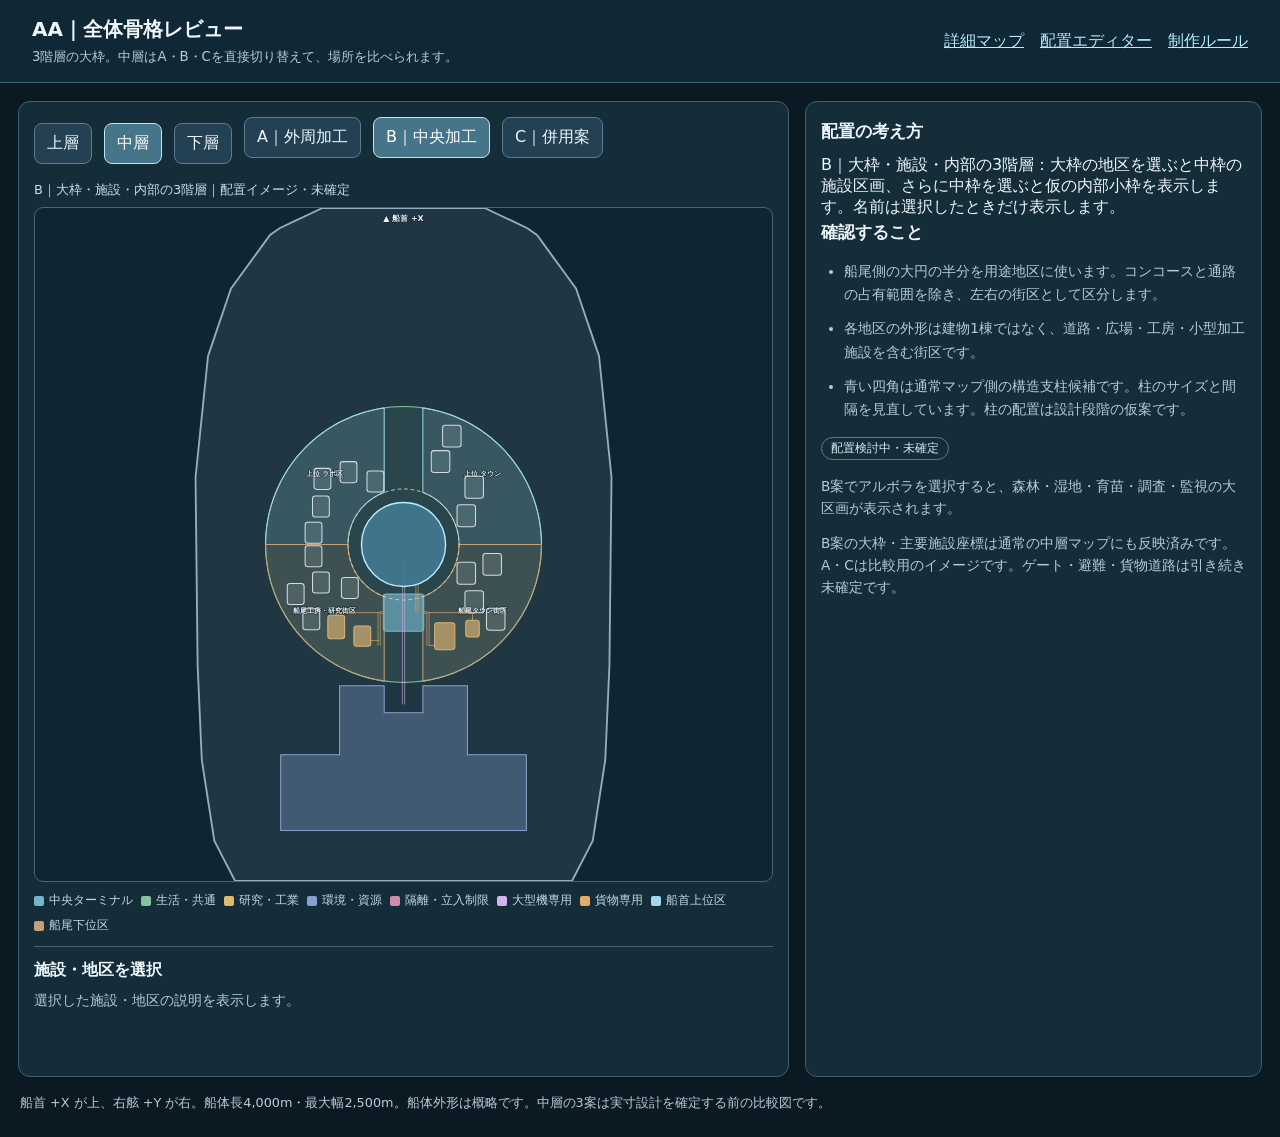
<file: legacy/overview-aa.html>
<!doctype html>
<html lang="ja">
<head><base href="../">
<meta charset="utf-8">
<meta name="viewport" content="width=device-width,initial-scale=1">
<title>AA｜3階層の骨格と中層配置案</title>
<style>
:root{font-family:system-ui,"Noto Sans JP",sans-serif;color-scheme:dark;--bg:#0b1923;--panel:#152d39;--line:#3c6274;--fg:#eef7fb;--muted:#b5cbd7;--accent:#91e0f1}
*{box-sizing:border-box}body{margin:0;background:var(--bg);color:var(--fg)}
header{display:flex;gap:12px;flex-wrap:wrap;align-items:center;justify-content:space-between;padding:16px clamp(14px,3vw,32px);border-bottom:1px solid var(--line);background:#102735}
header h1{margin:0;font-size:1.25rem}header p{margin:5px 0 0;color:var(--muted);font-size:.83rem}a{color:#b5ecff}
main{max-width:1420px;margin:auto;padding:18px;display:grid;grid-template-columns:minmax(320px,1.35fr) minmax(290px,.8fr);gap:16px}
.panel{background:var(--panel);border:1px solid var(--line);border-radius:12px;padding:15px;min-width:0}
.controls{display:flex;gap:12px;flex-wrap:wrap;align-items:center;margin-bottom:12px}
button,select{color:var(--fg);background:#234153;border:1px solid #5b7d90;border-radius:8px;padding:9px 12px;font:inherit;cursor:pointer}
button[aria-pressed="true"]{background:#467488;border-color:#bae8f6;color:#fff}
label{font-size:.9rem;color:var(--muted)}select{margin-left:7px}
#map{display:block;background:#102532;width:100%;max-height:75vh;border-radius:9px;border:1px solid #486577;touch-action:manipulation}
#map .zone{cursor:pointer}.zone:focus{outline:none}.zone:focus-visible .shape{stroke:#fff2aa;stroke-width:5}
#map text{pointer-events:none;font-family:system-ui,"Noto Sans JP",sans-serif;font-weight:700;paint-order:stroke;stroke:#112431;stroke-width:3px;stroke-linejoin:round;fill:#edf6fb}
#map .zone:hover .shape{filter:brightness(1.2);stroke-width:3.5}
#map .zone.selected .shape{stroke:#ffe598!important;stroke-width:4}
#detail{min-height:115px;border-top:1px solid #466275;margin-top:12px;padding-top:12px}
#detail h3{margin:0 0 8px;font-size:1.03rem}#detail p{line-height:1.55;font-size:.9rem;margin:0;color:var(--muted)}
h2{font-size:1.04rem;margin:4px 0 12px}.pill{font-size:.72rem;color:#d9edf3;border:1px solid #597b8a;border-radius:30px;padding:3px 9px;display:inline-block}
#notes p,#issues li{color:var(--muted);font-size:.88rem;line-height:1.65}#issues{padding-left:23px}#issues li{margin-bottom:11px}
.legend{display:flex;gap:8px;flex-wrap:wrap;margin:10px 0}.legend span{font-size:.76rem;color:#c3d8e2;display:inline-flex;gap:5px;align-items:center}
.legend i{height:10px;width:10px;border-radius:2px;display:inline-block}
#status{font-size:.81rem;color:#c8dce6;margin:8px 0}
caption{color:var(--muted)}
small{color:var(--muted)}
footer{max-width:1420px;margin:auto;padding:0 20px 25px;color:var(--muted);font-size:.8rem}
@media(max-width:860px){main{display:block;padding:10px}.panel{margin-bottom:12px}#map{max-height:65vh}}
</style>
</head>
<body>
<header>
 <div><h1>AA｜全体骨格レビュー</h1><p>3階層の大枠。中層はA・B・Cを直接切り替えて、場所を比べられます。</p></div>
 <div><a href="./index.html">詳細マップ</a>　<a href="./editor.html">配置エディター</a>　<a href="./docs/aa-map-production-workflow-v1.md">制作ルール</a></div>
</header>
<main>
 <section class="panel">
  <div class="controls">
   <button type="button" data-floor="upper" aria-pressed="false">上層</button>
   <button type="button" data-floor="middle" aria-pressed="true">中層</button>
   <button type="button" data-floor="lower" aria-pressed="false">下層</button>
   <div id="candidateControls" class="controls" aria-label="中層の配置案切替">
    <button type="button" data-candidate="A" aria-pressed="false">A｜外周加工</button>
    <button type="button" data-candidate="B" aria-pressed="true">B｜中央加工</button>
    <button type="button" data-candidate="C" aria-pressed="false">C｜併用案</button>
   </div>
  </div>
  <div id="status" role="status">マップ情報を取得中です…</div>
  <svg id="map" viewBox="0 0 900 1440" role="img" aria-label="階層の全体骨格と中層の配置案"></svg>
  <div class="legend">
   <span><i style="background:#75b5cb"></i>中央ターミナル</span>
   <span><i style="background:#83c39d"></i>生活・共通</span>
   <span><i style="background:#e0ba72"></i>研究・工業</span>
   <span><i style="background:#87a1cf"></i>環境・資源</span>
   <span><i style="background:#cf8cab"></i>隔離・立入制限</span>
   <span><i style="background:#d3b4ee"></i>大型機専用</span>
   <span><i style="background:#e4ac6a"></i>貨物専用</span>
   <span><i style="background:#9ed7ee"></i>船首上位区</span>
   <span><i style="background:#c5a079"></i>船尾下位区</span>
  </div>
  <div id="detail" aria-live="polite"><h3>施設・地区を選択</h3><p>選択した施設・地区の説明を表示します。</p></div>
 </section>
 <aside class="panel">
  <h2>配置の考え方</h2>
  <div id="notes"></div>
  <h2>確認すること</h2>
  <ul id="issues"></ul>
  <p><span class="pill">配置検討中・未確定</span></p>
  <p style="font-size:.85rem;line-height:1.6;color:var(--muted)">B案でアルボラを選択すると、森林・湿地・育苗・調査・監視の大区画が表示されます。</p>
  <p style="font-size:.85rem;line-height:1.6;color:var(--muted)">B案の大枠・主要施設座標は通常の中層マップにも反映済みです。A・Cは比較用のイメージです。ゲート・避難・貨物道路は引き続き未確定です。</p>
 </aside>
</main>
<footer>船首 +X が上、右舷 +Y が右。船体長4,000m・最大幅2,500m。船体外形は概略です。中層の3案は実寸設計を確定する前の比較図です。</footer>
<script>
(()=>{
'use strict';
const svg=document.getElementById('map'),NS='http://www.w3.org/2000/svg';
let floor='middle',candidate='B',dataset=null,selected=null,expandedArbora=false;
const areas={
 upper:{summary:'中央共有区を挟み、左舷マギテック・右舷エイドロンの研究区に分かれています。',issues:['研究区の認証門と道路接続を確認する必要があります。','共有・研究区の隔壁位置はまだ検討中です。']},
 middle:{summary:'自然区・加工施設・貨物中継の配置を比べられます。',issues:[]},
 lower:{summary:'ラストハブを中心に再処理・危険物管理・資源搬入区が分かれています。',issues:['資源搬入と船首専用出撃区の境界を調整します。','生活・危険物・貨物の通路を分離します。']}
};
// All shapes are non-persistent, indicative concept footprints (not facility edits).
const candidates={
 A:{title:'A｜アルボラ外周で加工',summary:'船尾のアルボラを広く確保し、左右外縁で直接、素材を加工する案。',
  arbora:{x:-1060,y:0,w:1160,h:980},
  belts:[{id:'processing_starboard',name:'燃料・油加工',x:-1070,y:660,w:900,h:220},{id:'processing_port',name:'繊維・樹脂加工',x:-1080,y:-660,w:900,h:220}],
  issues:['栽培区から加工施設まで近い一方、湿度や排熱の分離が必要です。','船体の左右幅に加工施設と搬送路が本当に収まるかを確認します。']},
 B:{
    "title": "B｜大枠・施設・内部の3階層",
    "summary": "大枠の地区を選ぶと中枠の施設区画、さらに中枠を選ぶと仮の内部小枠を表示します。名前は選択したときだけ表示します。",
    "arbora": {
      "polygon": [
        [
          -840,
          -380
        ],
        [
          -1250,
          -380
        ],
        [
          -1250,
          -730
        ],
        [
          -1700,
          -730
        ],
        [
          -1700,
          730
        ],
        [
          -1250,
          730
        ],
        [
          -1250,
          380
        ],
        [
          -840,
          380
        ],
        [
          -840,
          115
        ],
        [
          -1000,
          115
        ],
        [
          -1000,
          -115
        ],
        [
          -840,
          -115
        ]
      ],
      "areaSqM": 931800
    },
    "belts": [],
    "factories": [
      {
        "id": "standard_fuel_factory",
        "label": "燃料",
        "x": -545,
        "y": 245,
        "w": 160,
        "h": 120
      },
      {
        "id": "plant_oil_processing",
        "label": "植物油",
        "x": -500,
        "y": 410,
        "w": 100,
        "h": 80
      },
      {
        "id": "fiber_resin_processing",
        "label": "繊維樹脂",
        "x": -545,
        "y": -245,
        "w": 120,
        "h": 100
      },
      {
        "id": "middle_material_processing",
        "label": "素材加工",
        "x": -490,
        "y": -400,
        "w": 140,
        "h": 100
      }
    ],
    "relay": {
      "x": -405,
      "y": 0,
      "w": 220,
      "h": 240
    },
    "cargoFlow": [
      [
        [
          -600,
          145
        ],
        [
          -405,
          145
        ],
        [
          -405,
          120
        ]
      ],
      [
        [
          -600,
          -145
        ],
        [
          -405,
          -145
        ],
        [
          -405,
          -120
        ]
      ],
      [
        [
          -600,
          185
        ],
        [
          -600,
          145
        ]
      ],
      [
        [
          -570,
          -195
        ],
        [
          -570,
          -145
        ]
      ],
      [
        [
          -450,
          410
        ],
        [
          -405,
          410
        ],
        [
          -405,
          145
        ]
      ],
      [
        [
          -420,
          -400
        ],
        [
          -405,
          -400
        ],
        [
          -405,
          -145
        ]
      ],
      [
        [
          -405,
          80
        ],
        [
          -295,
          80
        ],
        [
          -230,
          80
        ]
      ]
    ],
    "purplePassage": [
      [
        -100,
        0
      ],
      [
        -130,
        0
      ],
      [
        -210,
        0
      ],
      [
        -250,
        0
      ],
      [
        -330,
        0
      ],
      [
        -425,
        0
      ],
      [
        -520,
        0
      ],
      [
        -600,
        0
      ],
      [
        -660,
        0
      ],
      [
        -800,
        0
      ],
      [
        -950,
        0
      ]
    ],
    "towns": [
      {
        "id": "core_shell_town",
        "name": "コアシェルタウン〈船首・上位区〉",
        "tier": "upper",
        "x": 405.9479646457166,
        "y": 467.5,
        "w": 811.8959292914332,
        "h": 705,
        "polygon": [
          [
            0.000004645716558115964,
            820
          ],
          [
            18.321484645716566,
            819.79529
          ],
          [
            36.63382464571657,
            819.18128
          ],
          [
            54.92786464571657,
            818.15825
          ],
          [
            73.19449464571659,
            816.7267400000001
          ],
          [
            91.4245646457166,
            814.88745
          ],
          [
            109.6090046457166,
            812.64129
          ],
          [
            127.73870464571661,
            809.9893999999999
          ],
          [
            145.8046346457166,
            806.93309
          ],
          [
            163.7977546457166,
            803.47389
          ],
          [
            181.7091046457166,
            799.6135300000001
          ],
          [
            199.52972464571658,
            795.35394
          ],
          [
            217.2507246457166,
            790.69724
          ],
          [
            234.86326464571658,
            785.64575
          ],
          [
            252.35852464571659,
            780.20201
          ],
          [
            269.7277946457166,
            774.3687199999999
          ],
          [
            286.9623946457166,
            768.1487999999999
          ],
          [
            304.0537146457166,
            761.5453600000001
          ],
          [
            320.99322464571657,
            754.56169
          ],
          [
            337.77247464571656,
            747.20128
          ],
          [
            354.3830746457166,
            739.46781
          ],
          [
            370.81673464571656,
            731.36513
          ],
          [
            387.0652546457166,
            722.89729
          ],
          [
            403.12052464571656,
            714.06852
          ],
          [
            418.97451464571657,
            704.8832199999999
          ],
          [
            434.6193246457166,
            695.34599
          ],
          [
            450.04712464571656,
            685.46158
          ],
          [
            465.2502346457166,
            675.23494
          ],
          [
            480.2210446457166,
            664.67116
          ],
          [
            494.95209464571656,
            653.77552
          ],
          [
            509.43601464571657,
            642.55345
          ],
          [
            523.6655946457166,
            631.01058
          ],
          [
            537.6337046457165,
            619.15265
          ],
          [
            551.3333846457166,
            606.98558
          ],
          [
            564.7577946457166,
            594.51546
          ],
          [
            577.9002346457166,
            581.74851
          ],
          [
            590.7541246457166,
            568.69109
          ],
          [
            603.3130746457166,
            555.34974
          ],
          [
            615.5707946457165,
            541.73111
          ],
          [
            627.5211646457166,
            527.84201
          ],
          [
            639.1582346457166,
            513.68936
          ],
          [
            650.4761746457166,
            499.28023
          ],
          [
            661.4693446457165,
            484.62182
          ],
          [
            672.1322446457166,
            469.72145
          ],
          [
            682.4595746457167,
            454.58655
          ],
          [
            692.4461546457167,
            439.22469
          ],
          [
            702.0870046457167,
            423.64352
          ],
          [
            711.3773246457165,
            407.85084
          ],
          [
            720.3124546457166,
            391.85453
          ],
          [
            728.8879446457165,
            375.66256
          ],
          [
            737.0995146457166,
            359.28304
          ],
          [
            744.9430646457165,
            342.72413
          ],
          [
            752.4146746457166,
            325.9941
          ],
          [
            759.5106146457166,
            309.10131
          ],
          [
            766.2273446457166,
            292.05419
          ],
          [
            772.5615146457166,
            274.86126
          ],
          [
            778.5099446457166,
            257.53109
          ],
          [
            784.0696846457165,
            240.07233
          ],
          [
            789.2379546457166,
            222.49372
          ],
          [
            794.0121646457167,
            204.80401
          ],
          [
            798.3899346457166,
            187.01205
          ],
          [
            802.3690846457166,
            169.12671999999998
          ],
          [
            805.9476246457166,
            151.15695
          ],
          [
            809.1237646457166,
            133.11169999999998
          ],
          [
            811.8959246457166,
            115
          ],
          [
            309.3137546457166,
            115
          ],
          [
            306.30444464571656,
            122.79082
          ],
          [
            303.0989446457166,
            130.50299
          ],
          [
            299.6992946457166,
            138.13157
          ],
          [
            296.1076846457166,
            145.67167999999998
          ],
          [
            292.32641464571657,
            153.11847999999998
          ],
          [
            288.35789464571656,
            160.4672
          ],
          [
            284.2046846457166,
            167.71314
          ],
          [
            279.86942464571655,
            174.85165999999998
          ],
          [
            275.3549146457166,
            181.87818
          ],
          [
            270.6640246457166,
            188.78820000000002
          ],
          [
            265.7997746457166,
            195.57729999999998
          ],
          [
            260.76526464571657,
            202.24113
          ],
          [
            255.56373464571658,
            208.77542
          ],
          [
            250.19851464571659,
            215.17599
          ],
          [
            244.6730246457166,
            221.43872
          ],
          [
            238.99082464571657,
            227.55963
          ],
          [
            233.1555446457166,
            233.53477
          ],
          [
            227.17092464571658,
            239.36033
          ],
          [
            221.04079464571657,
            245.03258
          ],
          [
            214.7690846457166,
            250.54788
          ],
          [
            208.35981464571657,
            255.90269
          ],
          [
            201.8170846457166,
            261.09360000000004
          ],
          [
            195.1450746457166,
            266.11726
          ],
          [
            188.34808464571657,
            270.97048
          ],
          [
            181.4304446457166,
            275.65013
          ],
          [
            174.3965946457166,
            280.15322000000003
          ],
          [
            167.25104464571658,
            284.47686999999996
          ],
          [
            159.99836464571658,
            288.6183
          ],
          [
            152.6431946457166,
            292.57487000000003
          ],
          [
            145.19026464571658,
            296.34403
          ],
          [
            137.64433464571658,
            299.92339000000004
          ],
          [
            130.0102346457166,
            303.31063
          ],
          [
            122.29286464571658,
            306.5036
          ],
          [
            114.49716464571657,
            309.50023999999996
          ],
          [
            106.62812464571658,
            312.29864
          ],
          [
            98.69078464571658,
            314.89701
          ],
          [
            90.6902346457166,
            317.29368
          ],
          [
            82.63159464571658,
            319.48712
          ],
          [
            74.5200246457166,
            321.47592
          ],
          [
            66.36072464571657,
            323.2588
          ],
          [
            58.15892464571658,
            324.83463
          ],
          [
            49.919864645716586,
            326.2024
          ],
          [
            41.64883464571659,
            327.36123
          ],
          [
            33.351124645716595,
            328.31038
          ],
          [
            25.032054645716585,
            329.04922999999997
          ],
          [
            16.6969446457166,
            329.57732
          ],
          [
            8.351144645716602,
            329.89431
          ],
          [
            0.000004645716558115964,
            330
          ]
        ]
      },
      {
        "id": "refine_valley",
        "name": "リファインバレー〈船首・上位ラボ区〉",
        "tier": "upper",
        "x": 405.9479646457166,
        "y": -467.5,
        "w": 811.8959292914332,
        "h": 705,
        "polygon": [
          [
            0.000004645716558115964,
            -820
          ],
          [
            18.321484645716566,
            -819.79529
          ],
          [
            36.63382464571657,
            -819.18128
          ],
          [
            54.92786464571657,
            -818.15825
          ],
          [
            73.19449464571659,
            -816.7267400000001
          ],
          [
            91.4245646457166,
            -814.88745
          ],
          [
            109.6090046457166,
            -812.64129
          ],
          [
            127.73870464571661,
            -809.9893999999999
          ],
          [
            145.8046346457166,
            -806.93309
          ],
          [
            163.7977546457166,
            -803.47389
          ],
          [
            181.7091046457166,
            -799.6135300000001
          ],
          [
            199.52972464571658,
            -795.35394
          ],
          [
            217.2507246457166,
            -790.69724
          ],
          [
            234.86326464571658,
            -785.64575
          ],
          [
            252.35852464571659,
            -780.20201
          ],
          [
            269.7277946457166,
            -774.3687199999999
          ],
          [
            286.9623946457166,
            -768.1487999999999
          ],
          [
            304.0537146457166,
            -761.5453600000001
          ],
          [
            320.99322464571657,
            -754.56169
          ],
          [
            337.77247464571656,
            -747.20128
          ],
          [
            354.3830746457166,
            -739.46781
          ],
          [
            370.81673464571656,
            -731.36513
          ],
          [
            387.0652546457166,
            -722.89729
          ],
          [
            403.12052464571656,
            -714.06852
          ],
          [
            418.97451464571657,
            -704.8832199999999
          ],
          [
            434.6193246457166,
            -695.34599
          ],
          [
            450.04712464571656,
            -685.46158
          ],
          [
            465.2502346457166,
            -675.23494
          ],
          [
            480.2210446457166,
            -664.67116
          ],
          [
            494.95209464571656,
            -653.77552
          ],
          [
            509.43601464571657,
            -642.55345
          ],
          [
            523.6655946457166,
            -631.01058
          ],
          [
            537.6337046457165,
            -619.15265
          ],
          [
            551.3333846457166,
            -606.98558
          ],
          [
            564.7577946457166,
            -594.51546
          ],
          [
            577.9002346457166,
            -581.74851
          ],
          [
            590.7541246457166,
            -568.69109
          ],
          [
            603.3130746457166,
            -555.34974
          ],
          [
            615.5707946457165,
            -541.73111
          ],
          [
            627.5211646457166,
            -527.84201
          ],
          [
            639.1582346457166,
            -513.68936
          ],
          [
            650.4761746457166,
            -499.28023
          ],
          [
            661.4693446457165,
            -484.62182
          ],
          [
            672.1322446457166,
            -469.72145
          ],
          [
            682.4595746457167,
            -454.58655
          ],
          [
            692.4461546457167,
            -439.22469
          ],
          [
            702.0870046457167,
            -423.64352
          ],
          [
            711.3773246457165,
            -407.85084
          ],
          [
            720.3124546457166,
            -391.85453
          ],
          [
            728.8879446457165,
            -375.66256
          ],
          [
            737.0995146457166,
            -359.28304
          ],
          [
            744.9430646457165,
            -342.72413
          ],
          [
            752.4146746457166,
            -325.9941
          ],
          [
            759.5106146457166,
            -309.10131
          ],
          [
            766.2273446457166,
            -292.05419
          ],
          [
            772.5615146457166,
            -274.86126
          ],
          [
            778.5099446457166,
            -257.53109
          ],
          [
            784.0696846457165,
            -240.07233
          ],
          [
            789.2379546457166,
            -222.49372
          ],
          [
            794.0121646457167,
            -204.80401
          ],
          [
            798.3899346457166,
            -187.01205
          ],
          [
            802.3690846457166,
            -169.12671999999998
          ],
          [
            805.9476246457166,
            -151.15695
          ],
          [
            809.1237646457166,
            -133.11169999999998
          ],
          [
            811.8959246457166,
            -115
          ],
          [
            309.3137546457166,
            -115
          ],
          [
            306.30444464571656,
            -122.79082
          ],
          [
            303.0989446457166,
            -130.50299
          ],
          [
            299.6992946457166,
            -138.13157
          ],
          [
            296.1076846457166,
            -145.67167999999998
          ],
          [
            292.32641464571657,
            -153.11847999999998
          ],
          [
            288.35789464571656,
            -160.4672
          ],
          [
            284.2046846457166,
            -167.71314
          ],
          [
            279.86942464571655,
            -174.85165999999998
          ],
          [
            275.3549146457166,
            -181.87818
          ],
          [
            270.6640246457166,
            -188.78820000000002
          ],
          [
            265.7997746457166,
            -195.57729999999998
          ],
          [
            260.76526464571657,
            -202.24113
          ],
          [
            255.56373464571658,
            -208.77542
          ],
          [
            250.19851464571659,
            -215.17599
          ],
          [
            244.6730246457166,
            -221.43872
          ],
          [
            238.99082464571657,
            -227.55963
          ],
          [
            233.1555446457166,
            -233.53477
          ],
          [
            227.17092464571658,
            -239.36033
          ],
          [
            221.04079464571657,
            -245.03258
          ],
          [
            214.7690846457166,
            -250.54788
          ],
          [
            208.35981464571657,
            -255.90269
          ],
          [
            201.8170846457166,
            -261.09360000000004
          ],
          [
            195.1450746457166,
            -266.11726
          ],
          [
            188.34808464571657,
            -270.97048
          ],
          [
            181.4304446457166,
            -275.65013
          ],
          [
            174.3965946457166,
            -280.15322000000003
          ],
          [
            167.25104464571658,
            -284.47686999999996
          ],
          [
            159.99836464571658,
            -288.6183
          ],
          [
            152.6431946457166,
            -292.57487000000003
          ],
          [
            145.19026464571658,
            -296.34403
          ],
          [
            137.64433464571658,
            -299.92339000000004
          ],
          [
            130.0102346457166,
            -303.31063
          ],
          [
            122.29286464571658,
            -306.5036
          ],
          [
            114.49716464571657,
            -309.50023999999996
          ],
          [
            106.62812464571658,
            -312.29864
          ],
          [
            98.69078464571658,
            -314.89701
          ],
          [
            90.6902346457166,
            -317.29368
          ],
          [
            82.63159464571658,
            -319.48712
          ],
          [
            74.5200246457166,
            -321.47592
          ],
          [
            66.36072464571657,
            -323.2588
          ],
          [
            58.15892464571658,
            -324.83463
          ],
          [
            49.919864645716586,
            -326.2024
          ],
          [
            41.64883464571659,
            -327.36123
          ],
          [
            33.351124645716595,
            -328.31038
          ],
          [
            25.032054645716585,
            -329.04922999999997
          ],
          [
            16.6969446457166,
            -329.57732
          ],
          [
            8.351144645716602,
            -329.89431
          ],
          [
            0.000004645716558115964,
            -330
          ]
        ]
      },
      {
        "id": "stern_core_shell_town",
        "name": "船尾タウン〈下位・混合街区〉",
        "tier": "lower",
        "x": -405.9479646457166,
        "y": 467.5,
        "w": 811.8959292914332,
        "h": 705,
        "polygon": [
          [
            -0.000004645716558115964,
            820
          ],
          [
            -18.321484645716566,
            819.79529
          ],
          [
            -36.63382464571657,
            819.18128
          ],
          [
            -54.92786464571657,
            818.15825
          ],
          [
            -73.19449464571659,
            816.7267400000001
          ],
          [
            -91.4245646457166,
            814.88745
          ],
          [
            -109.6090046457166,
            812.64129
          ],
          [
            -127.73870464571661,
            809.9893999999999
          ],
          [
            -145.8046346457166,
            806.93309
          ],
          [
            -163.7977546457166,
            803.47389
          ],
          [
            -181.7091046457166,
            799.6135300000001
          ],
          [
            -199.52972464571658,
            795.35394
          ],
          [
            -217.2507246457166,
            790.69724
          ],
          [
            -234.86326464571658,
            785.64575
          ],
          [
            -252.35852464571659,
            780.20201
          ],
          [
            -269.7277946457166,
            774.3687199999999
          ],
          [
            -286.9623946457166,
            768.1487999999999
          ],
          [
            -304.0537146457166,
            761.5453600000001
          ],
          [
            -320.99322464571657,
            754.56169
          ],
          [
            -337.77247464571656,
            747.20128
          ],
          [
            -354.3830746457166,
            739.46781
          ],
          [
            -370.81673464571656,
            731.36513
          ],
          [
            -387.0652546457166,
            722.89729
          ],
          [
            -403.12052464571656,
            714.06852
          ],
          [
            -418.97451464571657,
            704.8832199999999
          ],
          [
            -434.6193246457166,
            695.34599
          ],
          [
            -450.04712464571656,
            685.46158
          ],
          [
            -465.2502346457166,
            675.23494
          ],
          [
            -480.2210446457166,
            664.67116
          ],
          [
            -494.95209464571656,
            653.77552
          ],
          [
            -509.43601464571657,
            642.55345
          ],
          [
            -523.6655946457166,
            631.01058
          ],
          [
            -537.6337046457165,
            619.15265
          ],
          [
            -551.3333846457166,
            606.98558
          ],
          [
            -564.7577946457166,
            594.51546
          ],
          [
            -577.9002346457166,
            581.74851
          ],
          [
            -590.7541246457166,
            568.69109
          ],
          [
            -603.3130746457166,
            555.34974
          ],
          [
            -615.5707946457165,
            541.73111
          ],
          [
            -627.5211646457166,
            527.84201
          ],
          [
            -639.1582346457166,
            513.68936
          ],
          [
            -650.4761746457166,
            499.28023
          ],
          [
            -661.4693446457165,
            484.62182
          ],
          [
            -672.1322446457166,
            469.72145
          ],
          [
            -682.4595746457167,
            454.58655
          ],
          [
            -692.4461546457167,
            439.22469
          ],
          [
            -702.0870046457167,
            423.64352
          ],
          [
            -711.3773246457165,
            407.85084
          ],
          [
            -720.3124546457166,
            391.85453
          ],
          [
            -728.8879446457165,
            375.66256
          ],
          [
            -737.0995146457166,
            359.28304
          ],
          [
            -744.9430646457165,
            342.72413
          ],
          [
            -752.4146746457166,
            325.9941
          ],
          [
            -759.5106146457166,
            309.10131
          ],
          [
            -766.2273446457166,
            292.05419
          ],
          [
            -772.5615146457166,
            274.86126
          ],
          [
            -778.5099446457166,
            257.53109
          ],
          [
            -784.0696846457165,
            240.07233
          ],
          [
            -789.2379546457166,
            222.49372
          ],
          [
            -794.0121646457167,
            204.80401
          ],
          [
            -798.3899346457166,
            187.01205
          ],
          [
            -802.3690846457166,
            169.12671999999998
          ],
          [
            -805.9476246457166,
            151.15695
          ],
          [
            -809.1237646457166,
            133.11169999999998
          ],
          [
            -811.8959246457166,
            115
          ],
          [
            -309.3137546457166,
            115
          ],
          [
            -306.30444464571656,
            122.79082
          ],
          [
            -303.0989446457166,
            130.50299
          ],
          [
            -299.6992946457166,
            138.13157
          ],
          [
            -296.1076846457166,
            145.67167999999998
          ],
          [
            -292.32641464571657,
            153.11847999999998
          ],
          [
            -288.35789464571656,
            160.4672
          ],
          [
            -284.2046846457166,
            167.71314
          ],
          [
            -279.86942464571655,
            174.85165999999998
          ],
          [
            -275.3549146457166,
            181.87818
          ],
          [
            -270.6640246457166,
            188.78820000000002
          ],
          [
            -265.7997746457166,
            195.57729999999998
          ],
          [
            -260.76526464571657,
            202.24113
          ],
          [
            -255.56373464571658,
            208.77542
          ],
          [
            -250.19851464571659,
            215.17599
          ],
          [
            -244.6730246457166,
            221.43872
          ],
          [
            -238.99082464571657,
            227.55963
          ],
          [
            -233.1555446457166,
            233.53477
          ],
          [
            -227.17092464571658,
            239.36033
          ],
          [
            -221.04079464571657,
            245.03258
          ],
          [
            -214.7690846457166,
            250.54788
          ],
          [
            -208.35981464571657,
            255.90269
          ],
          [
            -201.8170846457166,
            261.09360000000004
          ],
          [
            -195.1450746457166,
            266.11726
          ],
          [
            -188.34808464571657,
            270.97048
          ],
          [
            -181.4304446457166,
            275.65013
          ],
          [
            -174.3965946457166,
            280.15322000000003
          ],
          [
            -167.25104464571658,
            284.47686999999996
          ],
          [
            -159.99836464571658,
            288.6183
          ],
          [
            -152.6431946457166,
            292.57487000000003
          ],
          [
            -145.19026464571658,
            296.34403
          ],
          [
            -137.64433464571658,
            299.92339000000004
          ],
          [
            -130.0102346457166,
            303.31063
          ],
          [
            -122.29286464571658,
            306.5036
          ],
          [
            -114.49716464571657,
            309.50023999999996
          ],
          [
            -106.62812464571658,
            312.29864
          ],
          [
            -98.69078464571658,
            314.89701
          ],
          [
            -90.6902346457166,
            317.29368
          ],
          [
            -82.63159464571658,
            319.48712
          ],
          [
            -74.5200246457166,
            321.47592
          ],
          [
            -66.36072464571657,
            323.2588
          ],
          [
            -58.15892464571658,
            324.83463
          ],
          [
            -49.919864645716586,
            326.2024
          ],
          [
            -41.64883464571659,
            327.36123
          ],
          [
            -33.351124645716595,
            328.31038
          ],
          [
            -25.032054645716585,
            329.04922999999997
          ],
          [
            -16.6969446457166,
            329.57732
          ],
          [
            -8.351144645716602,
            329.89431
          ],
          [
            -0.000004645716558115964,
            330
          ]
        ]
      },
      {
        "id": "stern_refine_lab_district",
        "name": "船尾工房・ラボ〈下位・混合街区〉",
        "tier": "lower",
        "x": -405.9479646457166,
        "y": -467.5,
        "w": 811.8959292914332,
        "h": 705,
        "polygon": [
          [
            -0.000004645716558115964,
            -820
          ],
          [
            -18.321484645716566,
            -819.79529
          ],
          [
            -36.63382464571657,
            -819.18128
          ],
          [
            -54.92786464571657,
            -818.15825
          ],
          [
            -73.19449464571659,
            -816.7267400000001
          ],
          [
            -91.4245646457166,
            -814.88745
          ],
          [
            -109.6090046457166,
            -812.64129
          ],
          [
            -127.73870464571661,
            -809.9893999999999
          ],
          [
            -145.8046346457166,
            -806.93309
          ],
          [
            -163.7977546457166,
            -803.47389
          ],
          [
            -181.7091046457166,
            -799.6135300000001
          ],
          [
            -199.52972464571658,
            -795.35394
          ],
          [
            -217.2507246457166,
            -790.69724
          ],
          [
            -234.86326464571658,
            -785.64575
          ],
          [
            -252.35852464571659,
            -780.20201
          ],
          [
            -269.7277946457166,
            -774.3687199999999
          ],
          [
            -286.9623946457166,
            -768.1487999999999
          ],
          [
            -304.0537146457166,
            -761.5453600000001
          ],
          [
            -320.99322464571657,
            -754.56169
          ],
          [
            -337.77247464571656,
            -747.20128
          ],
          [
            -354.3830746457166,
            -739.46781
          ],
          [
            -370.81673464571656,
            -731.36513
          ],
          [
            -387.0652546457166,
            -722.89729
          ],
          [
            -403.12052464571656,
            -714.06852
          ],
          [
            -418.97451464571657,
            -704.8832199999999
          ],
          [
            -434.6193246457166,
            -695.34599
          ],
          [
            -450.04712464571656,
            -685.46158
          ],
          [
            -465.2502346457166,
            -675.23494
          ],
          [
            -480.2210446457166,
            -664.67116
          ],
          [
            -494.95209464571656,
            -653.77552
          ],
          [
            -509.43601464571657,
            -642.55345
          ],
          [
            -523.6655946457166,
            -631.01058
          ],
          [
            -537.6337046457165,
            -619.15265
          ],
          [
            -551.3333846457166,
            -606.98558
          ],
          [
            -564.7577946457166,
            -594.51546
          ],
          [
            -577.9002346457166,
            -581.74851
          ],
          [
            -590.7541246457166,
            -568.69109
          ],
          [
            -603.3130746457166,
            -555.34974
          ],
          [
            -615.5707946457165,
            -541.73111
          ],
          [
            -627.5211646457166,
            -527.84201
          ],
          [
            -639.1582346457166,
            -513.68936
          ],
          [
            -650.4761746457166,
            -499.28023
          ],
          [
            -661.4693446457165,
            -484.62182
          ],
          [
            -672.1322446457166,
            -469.72145
          ],
          [
            -682.4595746457167,
            -454.58655
          ],
          [
            -692.4461546457167,
            -439.22469
          ],
          [
            -702.0870046457167,
            -423.64352
          ],
          [
            -711.3773246457165,
            -407.85084
          ],
          [
            -720.3124546457166,
            -391.85453
          ],
          [
            -728.8879446457165,
            -375.66256
          ],
          [
            -737.0995146457166,
            -359.28304
          ],
          [
            -744.9430646457165,
            -342.72413
          ],
          [
            -752.4146746457166,
            -325.9941
          ],
          [
            -759.5106146457166,
            -309.10131
          ],
          [
            -766.2273446457166,
            -292.05419
          ],
          [
            -772.5615146457166,
            -274.86126
          ],
          [
            -778.5099446457166,
            -257.53109
          ],
          [
            -784.0696846457165,
            -240.07233
          ],
          [
            -789.2379546457166,
            -222.49372
          ],
          [
            -794.0121646457167,
            -204.80401
          ],
          [
            -798.3899346457166,
            -187.01205
          ],
          [
            -802.3690846457166,
            -169.12671999999998
          ],
          [
            -805.9476246457166,
            -151.15695
          ],
          [
            -809.1237646457166,
            -133.11169999999998
          ],
          [
            -811.8959246457166,
            -115
          ],
          [
            -309.3137546457166,
            -115
          ],
          [
            -306.30444464571656,
            -122.79082
          ],
          [
            -303.0989446457166,
            -130.50299
          ],
          [
            -299.6992946457166,
            -138.13157
          ],
          [
            -296.1076846457166,
            -145.67167999999998
          ],
          [
            -292.32641464571657,
            -153.11847999999998
          ],
          [
            -288.35789464571656,
            -160.4672
          ],
          [
            -284.2046846457166,
            -167.71314
          ],
          [
            -279.86942464571655,
            -174.85165999999998
          ],
          [
            -275.3549146457166,
            -181.87818
          ],
          [
            -270.6640246457166,
            -188.78820000000002
          ],
          [
            -265.7997746457166,
            -195.57729999999998
          ],
          [
            -260.76526464571657,
            -202.24113
          ],
          [
            -255.56373464571658,
            -208.77542
          ],
          [
            -250.19851464571659,
            -215.17599
          ],
          [
            -244.6730246457166,
            -221.43872
          ],
          [
            -238.99082464571657,
            -227.55963
          ],
          [
            -233.1555446457166,
            -233.53477
          ],
          [
            -227.17092464571658,
            -239.36033
          ],
          [
            -221.04079464571657,
            -245.03258
          ],
          [
            -214.7690846457166,
            -250.54788
          ],
          [
            -208.35981464571657,
            -255.90269
          ],
          [
            -201.8170846457166,
            -261.09360000000004
          ],
          [
            -195.1450746457166,
            -266.11726
          ],
          [
            -188.34808464571657,
            -270.97048
          ],
          [
            -181.4304446457166,
            -275.65013
          ],
          [
            -174.3965946457166,
            -280.15322000000003
          ],
          [
            -167.25104464571658,
            -284.47686999999996
          ],
          [
            -159.99836464571658,
            -288.6183
          ],
          [
            -152.6431946457166,
            -292.57487000000003
          ],
          [
            -145.19026464571658,
            -296.34403
          ],
          [
            -137.64433464571658,
            -299.92339000000004
          ],
          [
            -130.0102346457166,
            -303.31063
          ],
          [
            -122.29286464571658,
            -306.5036
          ],
          [
            -114.49716464571657,
            -309.50023999999996
          ],
          [
            -106.62812464571658,
            -312.29864
          ],
          [
            -98.69078464571658,
            -314.89701
          ],
          [
            -90.6902346457166,
            -317.29368
          ],
          [
            -82.63159464571658,
            -319.48712
          ],
          [
            -74.5200246457166,
            -321.47592
          ],
          [
            -66.36072464571657,
            -323.2588
          ],
          [
            -58.15892464571658,
            -324.83463
          ],
          [
            -49.919864645716586,
            -326.2024
          ],
          [
            -41.64883464571659,
            -327.36123
          ],
          [
            -33.351124645716595,
            -328.31038
          ],
          [
            -25.032054645716585,
            -329.04922999999997
          ],
          [
            -16.6969446457166,
            -329.57732
          ],
          [
            -8.351144645716602,
            -329.89431
          ],
          [
            -0.000004645716558115964,
            -330
          ]
        ]
      }
    ],
    "interior": [
      {
        "id": "arbora_forest",
        "name": "森林・樹木区",
        "x": -1330,
        "y": 0,
        "w": 580,
        "h": 450
      },
      {
        "id": "arbora_wetland",
        "name": "湿地・水循環区",
        "x": -1460,
        "y": 480,
        "w": 280,
        "h": 310
      },
      {
        "id": "arbora_dry",
        "name": "乾燥・高温区",
        "x": -1450,
        "y": -510,
        "w": 290,
        "h": 300
      },
      {
        "id": "arbora_nursery",
        "name": "育苗・栽培区",
        "x": -1110,
        "y": 290,
        "w": 200,
        "h": 120
      },
      {
        "id": "arbora_research",
        "name": "調査・培養区",
        "x": -840,
        "y": -245,
        "w": 320,
        "h": 240
      },
      {
        "id": "arbora_watch",
        "name": "監視・生物管理区",
        "x": -850,
        "y": 245,
        "w": 270,
        "h": 190
      }
    ],
    "issues": [
      "船尾側の大円の半分を用途地区に使います。コンコースと通路の占有範囲を除き、左右の街区として区分します。",
      "各地区の外形は建物1棟ではなく、道路・広場・工房・小型加工施設を含む街区です。",
      "青い四角は通常マップ側の構造支柱候補です。柱のサイズと間隔を見直しています。柱の配置は設計段階の仮案です。"
    ]
  },
 C:{title:'C｜外周加工＋中央貨物中継',summary:'アルボラ外周で加工し、ターミナル船尾側には貨物検査・仕分けの中継施設だけ置く案。',
  arbora:{x:-1060,y:0,w:1160,h:980},
  belts:[{id:'processing_starboard',name:'燃料・油加工',x:-1070,y:660,w:900,h:220},{id:'processing_port',name:'繊維・樹脂加工',x:-1080,y:-660,w:900,h:220}],
  relay:{x:-350,y:-360,w:180,h:160},
  issues:['工場と生活圏を分離しやすい一方、貨物中継とターミナル周辺の動線整理が必要です。','加工帯から貨物中継までの道路とゲートはまだ引いていません。']}
};

const colors={hub:'#75b5cb',shared:'#83c39d',research:'#e0ba72',nature:'#87a1cf',industry:'#dcb474',danger:'#cf8cab',restricted:'#bb85d9'};
const E=(tag,props={})=>{const e=document.createElementNS(NS,tag);for(const [k,v] of Object.entries(props))e.setAttribute(k,String(v));return e};
const pos=(x,y)=>[450+y*.36,720-x*.36];
const nose=t=>{const profile=[[0,.39],[.035,.63],[.12,.83],[.22,.94],[.40,1],[.68,.99],[.82,.97],[.94,.91],[1,.81]];for(let i=1;i<profile.length;i++){if(t<=profile[i][0]){const [a,b]=profile[i-1],[c,d]=profile[i];return b+(d-b)*(t-a)/(c-a)}}return .81};
function hullPath(){let left=[],right=[];for(let i=0;i<=100;i++){const t=i/100,y=1440*t,w=445*nose(t);left.push([450-w,y]);right.push([450+w,y])}return 'M'+left.concat(right.reverse()).map(p=>p.join(' ')).join('L')+'Z'}
// Keep selection details separate from the stage-1 review notes in the right column.
// A selection describes the place itself, not its coordinates or approval status.
const placeDescriptions={
 upper_shared:'上層の共通交通と共同管理を担う地区。ターミナル、情報記録、共同管制、物流設備などが集まる。',
 magitech:'マギテック側の研究・創造・機体更新・装備開発・試験を行う地区。',
 eidolon:'エイドロン側の研究・創造・機体更新・装備開発・信仰系研究・試験を行う地区。',
 core_shell_refine:'中層の生活・技術地区。コアシェルタウンの住居・市場・休止設備と、リファインバレーの修理・装備改修・工房が集まる。',
 arbora_sector:'植物・樹木・生物を育成、管理する人工自然区。植物性燃料、樹皮、繊維、樹脂などの資源を生産する。',
 processing_starboard:'標準燃料の生産と植物性油の加工を行う施設群。',
 processing_port:'植物繊維・樹脂と植物由来素材を加工する施設群。',
 industry_group:'植物性燃料や植物油、繊維、樹脂などを生産・加工する施設群。',
 middle_cargo_inspection:'中層の貨物を検査・仕分けし、工業区や他階層への輸送を取り次ぐ施設。',
 core_shell_town:'リンクターミナル船首側の上位タウン。休止・充電・市場・交流を担う。',
 refine_valley:'船首側の上位整備・研究区。装備開発や精密改修を行う。',
 stern_core_shell_town:'リンクターミナル船尾側・右舷に広がる下位タウンの街区。居住、市場、工房、加工施設が同じ地区にある。',
 stern_refine_lab_district:'リンクターミナル船尾側・左舷の工房・研究街区。装備研究、修理、素材加工施設が並ぶ。',
 standard_fuel_factory:'植物系素材を加工して一般燃料を製造する施設。',
 plant_oil_processing:'植物から油を抽出・精製する施設。',
 fiber_resin_processing:'植物繊維と樹脂を加工する施設。',
 middle_material_processing:'木質装甲材などの植物資源を加工する施設。',

 arbora_nursery:'苗木・挿し木・草本植物を育成する栽培区。',
 arbora_forest:'樹木・燃料植物などを育て、樹皮や繊維を生産する自然区。',
 arbora_research:'植物素材や生態環境を調べ、培養・試験を行う研究区。',
 arbora_wetland:'湿地環境を保ち、人工降雨・排水・水循環の一部を担う区画。',
 arbora_dry:'乾燥・高温環境に適した植物の栽培・観測区。',
 arbora_watch:'生物の一時保管と異常の監視・管理を担う区画。',
 middle_weapon_operation_field:'武装の運用・試験を行う区画として構想されている領域。',
 last_hub:'下層の生活地区。休止・充電設備、中古部品・廃材の市場、小工房、現地修理施設が集まる。',
 reclaim_belt:'廃機体・廃部品・回収資源を解体、選別、再利用する再処理区。',
 acid_zone_s9:'腐食性廃液や旧配管などを扱う腐食処理区。',
 bioreactor:'植物・生物由来の廃棄物を燃料・肥料・熱エネルギーなどに再生する施設。',
 material_hollow:'地上や船外から鉱石・土砂・廃材などを大量に搬入する資源設備。',
 upper_expedition_port:'上層専用の船外出撃区。下層の一般生活区とは別系統で機体を出撃させる。',
 upper_expedition_starboard:'上層専用の船外出撃区。下層の一般生活区とは別系統で機体を出撃させる。'
};
function addZone(id,name,geom,color,desc,flag=''){
 const g=E('g',{class:'zone',tabindex:0,role:'button','aria-label':name+(flag?'・要確認':''),'data-id':id});
 const shape=E(geom.tag,{...geom.props,class:'shape',fill:color,'fill-opacity':geom.opacity??.28,stroke:color,'stroke-width':2.2,'stroke-dasharray':flag?'9 7':'none'});
 g.append(shape);
 const [lx,ly]=geom.label||[450,720];
 const activeDistrict=floor==='middle'&&candidate==='B'?
  dataset.facilities.find(p=>p.mediumZones?.length&&selected&&
    (selected===p.id||p.mediumZones.some(m=>m.id===selected||(m.smallZones||[]).some(c=>c.id===selected)))):null;
 const showName=geom.hierarchyLevel==='big'?activeDistrict?.id!==id:
  geom.hierarchyLevel==='medium'?selected===geom.parentId:
  geom.hierarchyLevel==='small'?true:selected===id;
 if(showName){
  const txt=E('text',{x:lx,y:ly,'text-anchor':'middle','font-size':geom.fontSize||17});
  txt.textContent=name;g.append(txt);
 }
 const choose=()=>{
 selected=id;
 expandedArbora=floor==='middle'&&candidate==='B'&&(id==='arbora_sector'||id.startsWith('arbora_'));
 draw();
 for(const p of svg.querySelectorAll('.zone'))p.classList.toggle('selected',p.dataset.id===id);
 const target=document.getElementById('detail');target.innerHTML='';
 const title=document.createElement('h3');title.textContent=name;
 const text=document.createElement('p');text.textContent=placeDescriptions[id]||desc||'施設の説明はまだ登録されていません。';
 target.append(title,text);
};
 if(geom.interactive===false)g.setAttribute('pointer-events','none');
 else{
  g.addEventListener('click',choose);
  g.addEventListener('keydown',e=>{if(e.key==='Enter'||e.key===' '){e.preventDefault();choose()}});
 }
 svg.append(g);
}
function rectBounds(x0,x1,y0,y1){const [a,b]=pos(x1,y0),[c,d]=pos(x0,y1);return {x:Math.min(a,c),y:Math.min(b,d),width:Math.abs(c-a),height:Math.abs(d-b),rx:6}}
function facilityRect(f){return rectBounds(f.x-f.w/2,f.x+f.w/2,f.y-f.h/2,f.y+f.h/2)}
function circle(r){return {cx:450,cy:720,r:r*.36}}
function get(id){return dataset.facilities.find(f=>f.id===id)}
function majorFacility(id,tag,color,why,flag='',compact=false){
 const f=get(id);if(!f)return;
 const geom=compact?{tag:'circle',props:{cx:pos(f.x,f.y)[0],cy:pos(f.x,f.y)[1],r:9},label:[pos(f.x,f.y)[0],pos(f.x,f.y)[1]-16],fontSize:14,opacity:.7}:
 {tag:'rect',props:facilityRect(f),label:pos(f.x,f.y),fontSize:15};
 addZone(id,tag,geom,color,why,flag)
}
function draw(){
 svg.innerHTML='';
 const defs=E('defs'),clip=E('clipPath',{id:'insideShip'});clip.append(E('path',{d:hullPath()}));defs.append(clip);svg.append(defs);
 const boundary=E('path',{d:hullPath(),fill:'#203743',stroke:'#91adbf','stroke-width':4});svg.append(boundary);
 const clipped=E('g',{'clip-path':'url(#insideShip)'});svg.append(clipped);
 // Draw in a separate group so large functional regions remain within the draft hull.
 const fullSVG=svg; const activeGroup=clipped;
 function insertToClip(){while(svg.lastChild&&svg.lastChild!==clipped){clipped.append(svg.lastChild)}}
 const common=areas[floor],plan=floor==='middle'?candidates[candidate]:null;
 document.getElementById('notes').textContent=plan?plan.title+'：'+plan.summary:common.summary;
 document.getElementById('issues').innerHTML='';for(const n of plan?plan.issues:common.issues){const li=document.createElement('li');li.textContent=n;document.getElementById('issues').append(li)}
 if(floor==='upper'){
  addZone('upper_shared','中央共有区',{tag:'rect',props:rectBounds(-1500,1500,-250,250),label:pos(-950,0),fontSize:19},colors.shared,'Notion初期配置：共通ターミナル、共同管制、情報記録、共有物流が集まる中央共有区。研究区への入場は認証門が必要。');insertToClip();
  addZone('magitech','マギテック側',{tag:'rect',props:rectBounds(-1650,1700,-1150,-250),label:pos(-150,-810),fontSize:21},colors.research,'左舷側の研究・創造・更新・試験施設群。認証門の位置・接続はGitHub案で未解決。');insertToClip();
  addZone('eidolon','エイドロン側',{tag:'rect',props:rectBounds(-1650,1700,250,1150),label:pos(-150,805),fontSize:21},'#aaa7eb','右舷側の研究・信仰・聖結界・試験施設群。認証門の位置・接続はGitHub案で未解決。');insertToClip();
 } else if(floor==='middle'){
  const plan=candidates[candidate],living=get('core_shell_refine');
  if(living){
   addZone('core_shell_refine','生活・整備圏',{tag:'circle',props:circle(living.outerRadius||720),label:pos(175,525),fontSize:16,opacity:.10},colors.shared,placeDescriptions.core_shell_refine);insertToClip();
  }
  const a=plan.arbora;
  const shape=a.polygon?
   {tag:'polygon',props:{points:a.polygon.map(([x,y])=>pos(x,y).join(',')).join(' ')},label:pos(-1050,0),fontSize:19,opacity:.32}:
   {tag:'rect',props:rectBounds(a.x-a.w/2,a.x+a.w/2,a.y-a.h/2,a.y+a.h/2),label:pos(a.x,a.y),fontSize:19,opacity:.3};
  addZone('arbora_sector','アルボラ自然区',shape,colors.nature,placeDescriptions.arbora_sector);insertToClip();
  for(const b of plan.belts){
   addZone(b.id,b.name,{tag:'rect',props:rectBounds(b.x-b.w/2,b.x+b.w/2,b.y-b.h/2,b.y+b.h/2),label:pos(b.x,b.y),fontSize:15,opacity:.34},colors.industry,placeDescriptions[b.id]);insertToClip();
  }

  if(Array.isArray(plan.towns))for(const t of plan.towns){
   const upper=t.tier==='upper';
   const title=t.id==='stern_core_shell_town'?'船尾タウン街区':t.id==='stern_refine_lab_district'?'船尾工房・研究街区':(upper?'上位 ':'下位 ')+(t.id.includes('town')?'タウン':'ラボ区');
   const shape=t.polygon?.length>=3?
     {tag:'polygon',props:{points:t.polygon.map(([x,y])=>pos(x,y).join(',')).join(' ')},label:pos(...(t.labelPos||[t.x,t.y])),fontSize:14,opacity:.12}:
     {tag:'rect',props:rectBounds(t.x-t.w/2,t.x+t.w/2,t.y-t.h/2,t.y+t.h/2),label:pos(t.x,t.y),fontSize:13,opacity:.20};
   if(candidate==='B')shape.hierarchyLevel='big';
   addZone(t.id,title,shape,upper?'#9ed7ee':'#c5a079',placeDescriptions[t.id]);insertToClip();
  }

  if(candidate==='B'){
   for(const parent of dataset.facilities.filter(f=>f.mediumZones?.length)){
    const active=parent.id===selected||parent.mediumZones.some(m=>
      m.id===selected||(m.smallZones||[]).some(z=>z.id===selected));
    const mediumSelected=active?parent.mediumZones.find(m=>
      m.id===selected||(m.smallZones||[]).some(z=>z.id===selected)):null;
    for(const medium of parent.mediumZones){
     // Facility outlines always remain on the map, except the selected
     // medium whose interior is now being inspected.
     if(mediumSelected?.id!==medium.id){
      addZone(medium.id,medium.name,{
       tag:'rect',props:rectBounds(medium.x-medium.w/2,medium.x+medium.w/2,medium.y-medium.h/2,medium.y+medium.h/2),
       label:pos(medium.x,medium.y),fontSize:11,opacity:.12,
       hierarchyLevel:'medium',parentId:parent.id,interactive:active
      },'#d2dce1',medium.detail);insertToClip();
     }
    }
    if(mediumSelected){
     for(const small of mediumSelected.smallZones||[]){
      addZone(small.id,small.name,{
       tag:'rect',props:rectBounds(small.x-small.w/2,small.x+small.w/2,small.y-small.h/2,small.y+small.h/2),
       label:pos(small.x,small.y),fontSize:10,opacity:.14,hierarchyLevel:'small'
      },'#e5e2cf',small.detail);insertToClip();
     }
    }
   }
  }
  if(Array.isArray(plan.factories))for(const plant of plan.factories){
   addZone(plant.id,plant.label,{tag:'rect',props:rectBounds(plant.x-plant.w/2,plant.x+plant.w/2,plant.y-plant.h/2,plant.y+plant.h/2),label:pos(plant.x,plant.y),fontSize:12,opacity:.65},colors.industry,placeDescriptions[plant.id]);insertToClip();
  }
  if(plan.relay){
   const t=plan.relay;
   addZone('middle_cargo_inspection','貨物中継',{tag:'rect',props:rectBounds(t.x-t.w/2,t.x+t.w/2,t.y-t.h/2,t.y+t.h/2),label:pos(t.x,t.y),fontSize:14,opacity:.65},colors.hub,placeDescriptions.middle_cargo_inspection);insertToClip();
  }
  const thinRoute=(worldPoints,color,doubleLine)=>{
   const pts=worldPoints.map(([x,y])=>pos(x,y));
   const offsets=doubleLine?[-2.4,2.4]:[0];
   for(const off of offsets){
    const arr=pts.map(([x,y],i)=>{
     const a=pts[Math.max(i-1,0)],b=pts[Math.min(i+1,pts.length-1)];
     const dx=b[0]-a[0],dy=b[1]-a[1],len=Math.hypot(dx,dy)||1;
     return [(x-off*dy/len).toFixed(1),(y+off*dx/len).toFixed(1)];
    });
    const path='M'+arr.map(p=>p.join(',')).join('L');
    svg.append(E('path',{d:path,fill:'none',stroke:color,'stroke-width':doubleLine?1.3:1.5,'pointer-events':'none',opacity:.95}));
    insertToClip();
   }
  };
  if(Array.isArray(plan.purplePassage))thinRoute(plan.purplePassage,'#d3b4ee',true);
  if(Array.isArray(plan.cargoFlow))plan.cargoFlow.forEach((flow,i)=>{
   const main=Array.isArray(plan.purplePassage)&&(i<2||i===plan.cargoFlow.length-1);
   thinRoute(flow,plan.purplePassage?'#e4ac6a':'#a0eddb',main);
  });
  // Major environmental units, not small rooms: show only when Arbora is selected.
  if(expandedArbora&&Array.isArray(plan.interior))for(const z of plan.interior){
   addZone(z.id,z.name,{tag:'rect',props:rectBounds(z.x-z.w/2,z.x+z.w/2,z.y-z.h/2,z.y+z.h/2),label:pos(z.x,z.y),fontSize:12,opacity:.52},colors.nature,placeDescriptions[z.id]);insertToClip();
  }
 }else{
  const ring=get('last_hub');if(ring){
   addZone('last_hub','ラストハブ生活区',{tag:'circle',props:circle(ring.outerRadius||650),label:pos(-310,330),fontSize:18,opacity:.16},colors.shared,'中央ターミナルの周りに連続する中古部品市場・住居・充電・現地修理の生活区。');insertToClip();
  }
  majorFacility('reclaim_belt','再処理区',colors.industry,'リクレイムベルト。廃材の選別・分解・再精錬を行う。実際の搬送区画との重なりは工程②で検証。');insertToClip();
  majorFacility('acid_zone_s9','S9腐食区',colors.danger,'腐食性廃液・危険物処理。一般生活区からの直接通行は認めない。');insertToClip();
  majorFacility('bioreactor','有機再生区',colors.nature,'バイオリアクター。有機残渣やバイオ燃料・肥料を中層アルボラ系統へ返す。');insertToClip();
  majorFacility('material_hollow','資源搬入区',colors.research,'マテリアル・ホロー。外部資源を船内に取り入れる設備。','');insertToClip();
  if(Array.isArray(dataset.restrictedZones)){
   for(const z of dataset.restrictedZones){
    const b=z.bounds;addZone(z.id,z.name,{tag:'rect',props:rectBounds(b.xMin,b.xMax,b.yMin,b.yMax),label:pos(1480,(b.yMin+b.yMax)/2),fontSize:16,opacity:.12},colors.restricted,'下層マップ内の上層専用出撃区（GitHub境界案）。下層一般動線とは接続しない。','GitHub未承認');insertToClip();
   }
  }
 }
 const inner=E('circle',{...circle(330),fill:'none',stroke:'#e6ce92','stroke-width':2,'stroke-dasharray':'8 6'});svg.append(inner);
 const hub=E('circle',{...circle(250),fill:'#42788f','fill-opacity':.94,stroke:'#b8edff','stroke-width':3});svg.append(hub);
 // The terminal stays visible by shape; names and dimensions appear only on selection.
 const tip=E('text',{x:450,y:28,'font-size':17,'text-anchor':'middle'});tip.textContent='▲ 船首 +X';svg.append(tip);
 document.getElementById('status').textContent=floor==='middle'?candidates[candidate].title+'｜配置イメージ・未確定':'階層の大枠・検討中';
}
async function refresh(){
 const url='./data/'+floor+'-layout-draft.json';
 document.getElementById('status').textContent='読み込み中：'+url;
 try{
  const r=await fetch(url,{cache:'no-store'});if(!r.ok)throw Error('HTTP '+r.status);
  const d=await r.json();if(d.floor!==floor||!Array.isArray(d.facilities))throw Error('形式不一致');
  dataset=d;selected=null;expandedArbora=false;
  document.getElementById('detail').innerHTML='<h3>施設・地区を選択</h3><p>選択した施設・地区の説明を表示します。</p>';
  draw();
 }catch(e){document.getElementById('status').textContent='読み込みに失敗しました：'+String(e.message)}
}
document.querySelectorAll('[data-floor]').forEach(b=>b.addEventListener('click',()=>{floor=b.dataset.floor;expandedArbora=false;document.getElementById('candidateControls').hidden=floor!=='middle';document.querySelectorAll('[data-floor]').forEach(x=>x.setAttribute('aria-pressed',String(x===b)));refresh()}));
document.querySelectorAll('[data-candidate]').forEach(b=>b.addEventListener('click',()=>{
 candidate=b.dataset.candidate;expandedArbora=false;
 document.querySelectorAll('[data-candidate]').forEach(x=>x.setAttribute('aria-pressed',String(x===b)));
 selected=null;document.getElementById('detail').innerHTML='<h3>施設・地区を選択</h3><p>選択すると施設の説明が表示されます。</p>';
 if(floor==='middle')draw();
}));
refresh();
})();
</script>
</body></html>
</file>
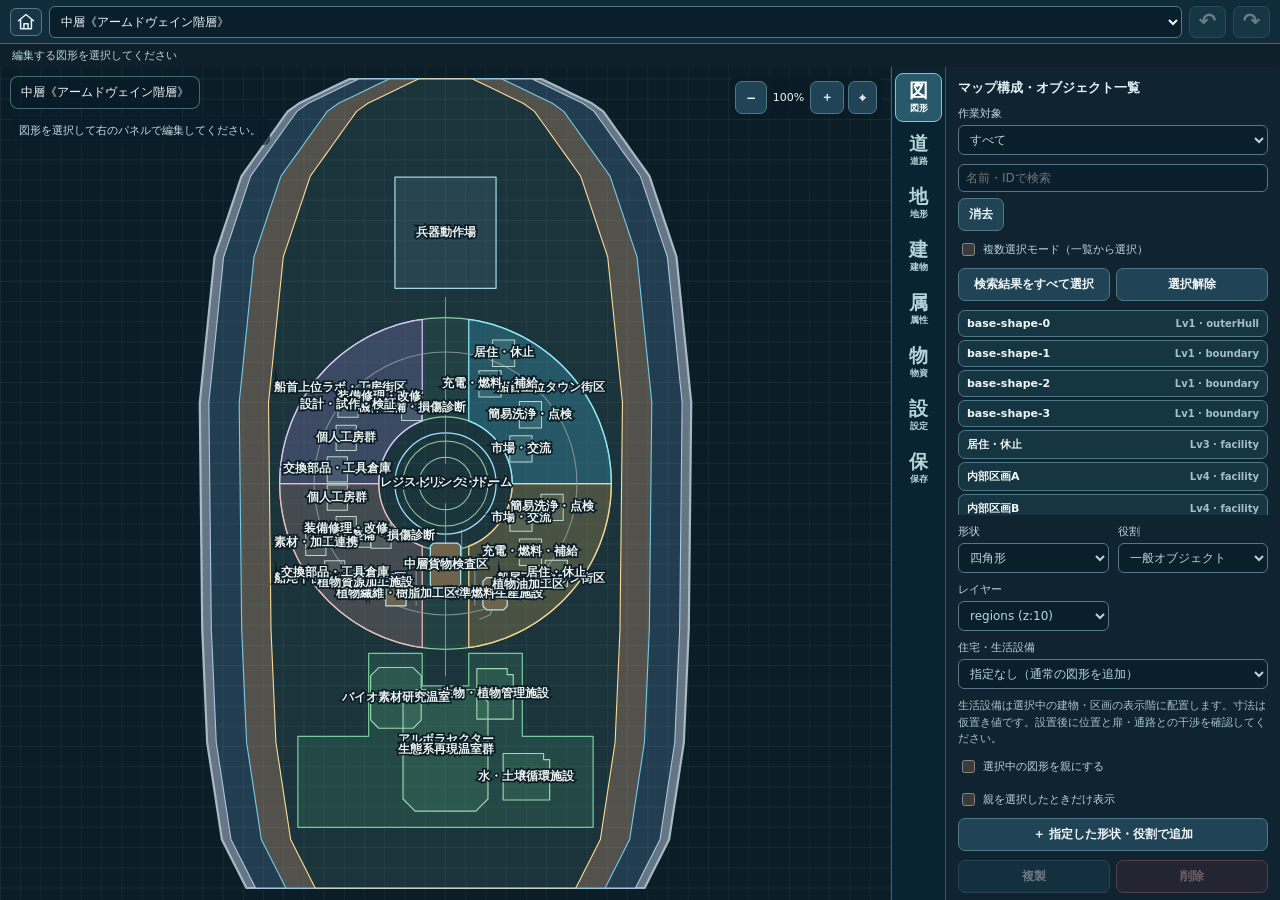
<file: rebuild/editor.html>
<!doctype html>
<html lang="ja">
<head>
<meta charset="utf-8">
<meta name="viewport" content="width=device-width,initial-scale=1,viewport-fit=cover">
<title>汎用マップ編集｜MyMapCreater</title>
<style>
:root{color-scheme:dark;--bg:#091a24;--panel:#142c38;--muted:#a7c2ce;--ink:#f0f7f9;--line:#426778;--accent:#8ad8d8;font-family:system-ui,-apple-system,"Noto Sans JP",sans-serif}
*{box-sizing:border-box}body{margin:0;background:var(--bg);color:var(--ink)}button,input,select,textarea{font:inherit;color:inherit}button{cursor:pointer}button:disabled{opacity:.4;cursor:not-allowed}
button,.fake-button{border:1px solid #4f7887;border-radius:7px;background:#204455;padding:7px 10px;font-size:12px;font-weight:650}
button:hover:not(:disabled){border-color:#a7e0ed}
input,textarea,select{border:1px solid #557787;border-radius:6px;background:#091f2b;min-width:0;padding:6px 7px;font-size:12px;width:100%}
input[type="checkbox"]{width:auto;accent-color:#8ad8d8}input[type="number"]{font-variant-numeric:tabular-nums}textarea{min-height:58px;resize:vertical;font-family:ui-monospace,Consolas,monospace;font-size:12px}
label{display:grid;gap:4px;color:#b9d6dc;font-size:11px;min-width:0}
header{display:flex;align-items:center;gap:8px;flex-wrap:wrap;padding:8px 11px;background:#102c3b;border-bottom:1px solid var(--line)}
.brand{font-size:14px;font-weight:800;white-space:nowrap}a{color:#a8e1e9;text-decoration:none;font-size:12px}
#scene-select{max-width:320px;min-width:130px;flex:1}.toolbar{display:flex;align-items:center;gap:5px;flex-wrap:wrap;margin-left:auto}.toolbar button{white-space:nowrap}
#message{min-height:22px;padding:4px 12px;font-size:11px;color:#b5d7df;background:#10202a}#message.error{color:#ffd1a9}#message.success{color:#acf0ca}
main{display:grid;grid-template-columns:minmax(0,1fr) minmax(290px,365px);min-height:calc(100dvh - 91px)}
.map-pane{position:relative;min-height:500px;overflow:hidden;background:#0b1d27}
#detail-panel,#legend-footer,#legend-switch,#visibility-controls{display:none!important}
#map-hint{position:absolute;top:74px;left:10px;z-index:2;border-radius:6px;background:rgba(8,24,34,.83);padding:7px 9px;font-size:11px;color:#ffe4ae}
#map-hint[hidden]{display:none}
#map-canvas{width:100%;height:100%;display:block;touch-action:none;cursor:grab}#map-canvas:active{cursor:grabbing}
.view-tools{position:absolute;right:9px;top:9px;display:flex;gap:4px;background:rgba(10,27,37,.7);padding:5px;border-radius:8px}
.view-tools button{min-width:29px}
.name-chip{position:absolute;top:9px;left:10px;max-width:calc(100% - 170px);padding:7px 10px;background:rgba(8,28,40,.61);border:1px solid #7caeba88;border-radius:8px;font-size:12px;pointer-events:none;white-space:nowrap;overflow:hidden;text-overflow:ellipsis}
.editor-overlay{position:absolute;top:49px;left:10px;max-width:min(350px,65vw);font-size:11px;color:#c6dce1;background:rgba(9,30,42,.65);padding:7px 9px;border-radius:6px;pointer-events:none}
.side{background:#102633;border-left:1px solid #365669;overflow-y:auto;max-height:calc(100dvh - 91px)}
.panel{border-bottom:1px solid #355466;padding:12px;display:grid;gap:9px}.panel h2{font-size:13px;margin:0;color:#e2f4f5}.panel h3{font-size:12px;margin:0}
.row{display:flex;align-items:center;gap:6px;flex-wrap:wrap}.row>*{min-width:0}.row select{width:auto;flex:1}
#objects{max-height:205px;overflow:auto;display:grid;gap:3px}
.object-entry{display:flex;align-items:center;gap:7px;width:100%;text-align:left;background:#163542;padding:6px 8px;font-size:11px}
.object-entry[aria-current="true"]{background:#275566;border-color:#9adee2}
.object-entry[aria-pressed="true"]{background:#305365;border-color:#e9cf8b;box-shadow:inset 3px 0 #e9cf8b}.batch-controls{padding:9px;border:1px solid #4e7987;border-radius:7px;margin:6px 0;background:rgba(28,62,72,.28)}
.object-entry .meta{color:#a2bfc9;font-size:10px;margin-left:auto;flex:none}
.col2{display:grid;grid-template-columns:1fr 1fr;gap:9px}.col3{display:grid;grid-template-columns:repeat(3,minmax(0,1fr));gap:8px}
.fieldset{padding:10px;border:1px solid #365c6b;border-radius:8px;display:grid;gap:9px}
.fieldset legend{font-size:11px;color:#95d4da;font-weight:800;padding:0 5px}
.switches{display:flex;gap:14px;flex-wrap:wrap}.switches label{display:flex;align-items:center;flex-direction:row;gap:5px}
.actions{display:flex;gap:6px;flex-wrap:wrap}.actions button{flex:1}
.danger{border-color:#b96b6b;color:#ffc1bb;background:#482b36}
.note{font-size:11px;color:#a6c6ce;line-height:1.5;margin:0}.hidden{display:none!important}
#json-object{min-height:125px}
@media(max-width:780px){main{grid-template-columns:1fr}.map-pane{height:55dvh;min-height:320px}.side{max-height:none;border-left:0;border-top:1px solid #426778}header{padding:6px}.toolbar{margin:0}#scene-select{max-width:none}}

/* Single source of truth for the template selector layout. */
#template-preview-modal{position:fixed;z-index:2000;inset:0;display:flex;align-items:center;justify-content:center;background:rgba(0,10,16,.78);padding:8px}
#template-preview-modal[hidden]{display:none!important}
#template-preview-modal .template-preview-dialog{box-sizing:border-box;width:min(1150px,calc(100vw - 16px));height:min(820px,calc(100dvh - 16px));max-width:none;max-height:none;overflow:hidden;display:flex;flex-direction:column;gap:7px;border:1px solid #689baa;border-radius:10px;background:#112d38;padding:10px;color:#eaf4f6;box-shadow:0 15px 50px rgba(0,0,0,.45)}
#template-preview-modal .template-preview-modal-head{display:flex;align-items:center;justify-content:space-between;flex:0 0 auto;min-width:0;gap:10px}
#template-preview-modal .template-preview-modal-head h2{margin:0;font-size:15px}
#template-preview-modal .template-preview-modal-head button{font-size:22px;min-width:32px;min-height:32px}
#template-preview-modal .template-preview-layout{display:grid!important;grid-template-columns:minmax(0,36fr) minmax(0,64fr)!important;grid-template-rows:minmax(0,1fr)!important;grid-auto-flow:column;min-width:0;min-height:0;flex:1 1 auto;width:100%;gap:9px}
#template-preview-modal .template-preview-picker{grid-column:1;grid-row:1;min-width:0;min-height:0;display:flex;flex-direction:column;overflow:hidden;gap:5px}
#template-preview-modal .template-preview-result{grid-column:2;grid-row:1;min-width:0;min-height:0;display:flex;flex-direction:column;overflow-y:auto;gap:5px}
#template-preview-modal .template-preview-picker label,#template-preview-modal .template-preview-result label{font-size:11px}
#template-preview-modal .template-preview-picker input{min-width:0;width:100%;flex:none}
#template-preview-modal .template-preview-list{display:flex;flex-direction:column;flex:1 1 auto;max-height:none;min-width:0;min-height:0;overflow-y:auto;overflow-x:hidden;gap:4px;margin:0;padding:2px}
#template-preview-modal .template-preview-card{display:flex;align-items:center;gap:6px;width:100%;min-width:0;flex:none;padding:4px;text-align:left;border:1px solid #416675;border-radius:6px;background:#163440;color:#e4f1f3;cursor:pointer}
#template-preview-modal .template-preview-card:hover,#template-preview-modal .template-preview-card:focus-visible{border-color:#91cad1;background:#244c58}
#template-preview-modal .template-preview-card[aria-selected="true"]{background:#286072;border-color:#b1e2e9}
#template-preview-modal .template-preview-thumb{display:flex;align-items:center;justify-content:center;flex:0 0 48px;width:48px;height:42px;background:#0a252e;border-radius:4px}
#template-preview-modal .template-floorplan{display:block;width:100%;height:100%;max-height:100%;overflow:visible}
#template-preview-modal .template-preview-card-text{display:flex;flex-direction:column;gap:2px;min-width:0;font-size:11px}
#template-preview-modal .template-preview-card-text strong{white-space:normal;overflow-wrap:anywhere;line-height:1.2}
#template-preview-modal .template-preview-card-text small{font-size:9px;color:#a6c4cf}
#template-preview-modal .template-preview-result h3{font-size:15px;margin:0}
#template-preview-modal .template-preview-result .note{margin:0}
#template-preview-modal .template-preview-result select{flex:none}
#template-preview-modal .template-preview-large{flex:1 1 auto;min-height:90px;height:auto;margin:3px 0;border:1px solid #426b79;border-radius:6px;background:#0a252e;padding:9px;overflow:hidden}
#template-preview-modal .template-preview-result .actions{flex:none}
@media(max-width:650px){
 #template-preview-modal{padding:4px}
 #template-preview-modal .template-preview-dialog{width:calc(100vw - 8px);height:calc(100dvh - 8px);padding:6px;gap:5px}
 #template-preview-modal .template-preview-layout{grid-template-columns:minmax(0,38fr) minmax(0,62fr)!important;gap:5px}
 #template-preview-modal .template-preview-modal-head h2{font-size:12px}
 #template-preview-modal .template-preview-card{padding:3px;gap:4px}
 #template-preview-modal .template-preview-thumb{flex-basis:32px;width:32px;height:34px}
 #template-preview-modal .template-preview-result h3{font-size:13px}
 #template-preview-modal .template-preview-large{padding:5px}
}
@media(max-width:430px){
 #template-preview-modal .template-preview-thumb{display:none}
 #template-preview-modal .template-preview-card-text{font-size:10px}
 #template-preview-modal .template-preview-card-text small{font-size:8px}
}

#template-preview-modal .template-preview-toolbar{display:flex;align-items:center;flex-wrap:wrap;gap:5px}
#template-preview-modal .template-preview-toolbar button{padding:4px 9px;min-height:30px}
#template-preview-modal .template-preview-grid-toggle{display:inline-flex;align-items:center;gap:4px;margin-left:auto;white-space:nowrap}
#template-preview-modal .template-preview-grid-toggle input{width:auto}
#template-preview-modal .template-preview-large{position:relative;display:flex;min-height:0;padding:0;overflow:hidden;touch-action:none}
#template-preview-modal #template-preview-canvas{display:block;position:absolute;inset:0;width:100%;height:100%;touch-action:none;cursor:grab}
#template-preview-modal #template-preview-canvas:active{cursor:grabbing}
#template-preview-modal .template-preview-help{font-size:10px;color:#a6c4cf}
@media(max-width:650px){#template-preview-modal .template-preview-toolbar button{padding:3px 6px;font-size:11px}#template-preview-modal .template-preview-help{font-size:9px}}
/* Tight modal title and one-line map controls; prefer canvas space. */
#template-preview-modal .template-preview-modal-head{height:30px;min-height:30px;gap:5px}
#template-preview-modal .template-preview-modal-head h2{font-size:12px;line-height:1.1;white-space:nowrap;overflow:hidden;text-overflow:ellipsis}
#template-preview-modal .template-preview-modal-head button{min-width:25px;min-height:25px;width:25px;height:25px;font-size:18px;padding:0;line-height:1}
#template-preview-modal .template-preview-dialog{gap:4px}
#template-preview-modal .template-preview-result{gap:3px}
#template-preview-modal .template-preview-result h3{font-size:13px;line-height:1.25}
#template-preview-modal .template-preview-toolbar{display:flex;flex-wrap:nowrap;align-items:center;gap:4px;min-width:0;max-width:100%;height:29px;flex:none;overflow:hidden}
#template-preview-modal .template-preview-toolbar>label:first-child{flex:none;white-space:nowrap;font-size:10px}
#template-preview-modal .template-preview-toolbar select{box-sizing:border-box;width:57px;min-width:0;max-width:72px;flex:0 1 62px;padding:2px;font-size:11px;height:26px}
#template-preview-modal .template-preview-toolbar button{box-sizing:border-box;padding:0 5px;height:26px;min-height:26px;flex:none;font-size:11px;white-space:nowrap}
#template-preview-modal .template-preview-toolbar #template-preview-zoom-in,
#template-preview-modal .template-preview-toolbar #template-preview-zoom-out{width:24px;font-size:15px;padding:0}
#template-preview-modal .template-preview-grid-toggle{display:inline-flex;align-items:center;gap:2px;margin-left:0;font-size:10px;white-space:nowrap;flex:none}
#template-preview-modal .template-preview-grid-toggle input{width:13px;height:13px;margin:0}
@media(max-width:650px){
 #template-preview-modal .template-preview-modal-head{height:26px;min-height:26px}
 #template-preview-modal .template-preview-modal-head h2{font-size:10px}
 #template-preview-modal .template-preview-toolbar{gap:2px}
 #template-preview-modal .template-preview-toolbar select{width:43px;flex:0 1 43px;font-size:10px}
 #template-preview-modal .template-preview-toolbar button{padding:0 3px;font-size:10px}
 #template-preview-modal .template-preview-toolbar #template-preview-zoom-in,
 #template-preview-modal .template-preview-toolbar #template-preview-zoom-out{width:19px}
 #template-preview-modal .template-preview-grid-toggle{font-size:9px}
}

@media(max-width:430px){
 #template-preview-modal .template-preview-layout{grid-template-columns:minmax(0,30fr) minmax(0,70fr)!important;gap:3px}
 #template-preview-modal .template-preview-toolbar>label:first-child{font-size:9px}
 #template-preview-modal .template-preview-toolbar select{width:40px;flex:0 1 40px}
 #template-preview-modal .template-preview-toolbar #template-preview-fit{font-size:9px;padding:0 2px}
 #template-preview-modal .template-preview-grid-toggle{font-size:8px}
}

/* Preview object description mirrors the regular map detail footer. */
#template-preview-modal .template-preview-info-footer{box-sizing:border-box;flex:0 0 clamp(112px,22dvh,170px);height:clamp(112px,22dvh,170px);min-width:0;min-height:0;display:flex;flex-direction:column;gap:7px;padding:10px 12px;background:rgba(9,31,42,.98);border:1px solid #537585;border-radius:6px;overflow:hidden}
#template-preview-modal .template-preview-info-heading{display:flex;align-items:baseline;flex-wrap:wrap;gap:4px 10px;min-width:0}
#template-preview-modal .template-preview-info-heading strong{font-size:13px;min-width:0;color:#f1fbff;overflow-wrap:anywhere}
#template-preview-modal #template-preview-info-meta{font-size:10px;color:#e1c88b;overflow-wrap:anywhere}
#template-preview-modal #template-preview-info-text{flex:1 1 auto;margin:0;font-size:12px;line-height:1.5;white-space:pre-wrap;overflow-y:auto;min-height:0}
#template-preview-modal .template-preview-bottom{display:flex;align-items:center;justify-content:space-between;gap:8px;flex:0 0 auto;min-height:28px}
#template-preview-modal .template-preview-bottom .note{overflow:hidden;text-overflow:ellipsis;white-space:nowrap;flex:1 1 auto;min-width:0;font-size:10px}
#template-preview-modal .template-preview-bottom button{flex:none;min-height:28px;padding:3px 9px;font-size:11px}
@media(max-width:650px){
 #template-preview-modal .template-preview-info-footer{flex-basis:clamp(110px,24dvh,150px);height:clamp(110px,24dvh,150px);padding:7px;gap:4px}
 #template-preview-modal .template-preview-info-heading strong{font-size:11px}
 #template-preview-modal #template-preview-info-meta{font-size:9px}
 #template-preview-modal #template-preview-info-text{font-size:10px;line-height:1.4}
 #template-preview-modal .template-preview-bottom button{font-size:10px;padding:3px 5px}
}

#template-preview-modal .template-preview-editor-head{display:flex;align-items:center;justify-content:space-between;gap:5px;min-width:0}
#template-preview-modal .template-preview-editor-head h3{min-width:0;overflow:hidden;text-overflow:ellipsis;white-space:nowrap}
#template-preview-modal .template-preview-editor-head button{flex:none;min-height:26px;padding:3px 6px;font-size:11px}
#template-preview-modal #template-edit-controls[hidden]{display:none!important}
#template-preview-modal #template-edit-controls{display:flex;flex:none;flex-direction:column;gap:4px;padding:5px;border:1px solid #426b79;border-radius:5px}
#template-preview-modal #template-edit-controls>div{display:flex;align-items:center;flex-wrap:wrap;gap:4px}
#template-preview-modal #template-edit-controls label{display:inline-flex;align-items:center;gap:3px;font-size:10px}
#template-preview-modal #template-edit-controls input,#template-preview-modal #template-edit-controls select{box-sizing:border-box;width:95px;max-width:115px;min-width:0;font-size:11px;padding:2px}
#template-preview-modal #template-edit-controls button{font-size:10px;padding:3px 5px;min-height:24px}
#template-preview-modal #template-edit-status{margin:0;font-size:10px}
#template-preview-modal .template-preview-picker>select{width:100%;min-height:28px}
@media(max-width:650px){
 #template-preview-modal .template-preview-editor-head button{font-size:10px;padding:2px 4px}
 #template-preview-modal #template-edit-controls{max-height:30dvh;overflow-y:auto}
 #template-preview-modal #template-edit-controls input,#template-preview-modal #template-edit-controls select{width:75px}
}

#template-preview-modal #template-preview-picker #template-edit-catalog{display:flex;flex-direction:column;align-items:stretch;gap:5px;padding:6px;background:#173846;border:1px solid #648a98;border-radius:5px;flex:none}
#template-preview-modal #template-preview-picker #template-edit-catalog label{display:flex;flex-direction:column;align-items:stretch;gap:2px;font-size:10px}
#template-preview-modal #template-preview-picker #template-edit-catalog select{width:100%;max-width:none;min-width:0}
#template-preview-modal #template-preview-picker #template-edit-catalog button{width:100%;min-height:27px;font-size:11px}
#template-preview-modal #template-edit-controls .template-edit-object,#template-preview-modal #template-edit-controls .template-edit-save{align-items:center}

#template-preview-modal #template-collision-status,#template-preview-modal #template-area-status{font-size:10px;line-height:1.35;margin:2px 0;max-height:48px;overflow-y:auto}
#template-preview-modal #template-collision-status[data-has-collision="true"]{color:#ffbd9c;font-weight:650}
#template-preview-modal .template-preview-large[data-collision="true"]{outline:2px solid #dc7663;outline-offset:-2px}
#template-preview-modal #template-edit-controls label[hidden],#template-preview-modal #template-edit-controls button[hidden]{display:none!important}

#template-preview-modal .template-preview-picker:has(#template-edit-catalog) #template-preview-list{min-height:90px}
#template-preview-modal #template-collision-status{white-space:normal}

#sakihana-osm-fetch,#sakihana-dem-fetch{background:#244f51;border:1px solid #448784;color:#e4f4ef}
#sakihana-osm-fetch[hidden],#sakihana-dem-fetch[hidden]{display:none!important}
#sakihana-osm-fetch:disabled,#sakihana-dem-fetch:disabled{opacity:.55}
#geo-import-panel[hidden]{display:none!important}#geo-import-panel input,#geo-import-panel select{color:#e4f0f3;background:#102934;border:1px solid #496e7a;border-radius:5px;padding:6px}#geo-import-panel button{background:#28596a;border:1px solid #568e9d;color:#eff7f7;padding:7px 10px;border-radius:5px;cursor:pointer}#geo-import-panel button:disabled{opacity:.45;cursor:wait}#geo-import-panel label{display:flex;flex-direction:column;gap:3px;font-size:11px}#land-route-draw-overlay[hidden]{display:none!important}#land-route-draw-overlay .draw-point{position:absolute;width:11px;height:11px;transform:translate(-50%,-50%);border:2px solid #fff;border-radius:50%;background:#ffd879;pointer-events:none}#land-route-draw-overlay .draw-line{position:absolute;left:0;top:0;width:100%;height:100%;pointer-events:none}#land-route-draw-overlay{user-select:none}
/* Persistent map preview + narrow, one-kanji editing navigation. */
html,body{height:100%;overflow:hidden}
body{display:flex;flex-direction:column}
header{flex:0 0 auto;min-height:44px;flex-wrap:nowrap}
#message{flex:0 0 auto;min-height:22px;max-height:30px;overflow:hidden;text-overflow:ellipsis;white-space:nowrap}
main{display:grid;grid-template-columns:minmax(0,1fr) 54px minmax(280px,335px);min-height:0;height:0;flex:1 1 auto;overflow:hidden}
.map-pane{min-height:0!important;height:100%;grid-column:1;grid-row:1}
.editor-rail{grid-column:2;grid-row:1;background:#092430;border-left:1px solid #3b6072;display:flex;flex-direction:column;align-items:stretch;gap:4px;padding:6px 3px;overflow-y:auto;min-height:0}
.rail-button{display:flex;flex-direction:column;align-items:center;justify-content:center;gap:1px;flex:0 0 auto;width:100%;height:49px;min-width:0;padding:3px 1px;border-radius:8px;background:transparent;border:1px solid transparent;color:#b4d4dc}
.rail-button span{font-size:19px;font-weight:800;line-height:1.1}.rail-button small{font-size:9px;font-weight:600}
.rail-button[aria-selected="true"]{background:#28596a;border-color:#86c5ce;color:white}
.rail-button:focus-visible{outline:2px solid #ace6f0;outline-offset:-2px}
.side{grid-column:3;grid-row:1;min-width:0;min-height:0;max-height:none!important;overflow-y:auto;background:#102633}
.tool-section{display:none;min-width:0}.tool-section[data-active="true"]{display:block}
.tool-section > .panel{border-bottom:1px solid #355466}
.tool-section>.toolbar{display:grid;grid-template-columns:1fr 1fr;gap:7px;padding:10px}
.tool-section>.toolbar button{white-space:normal;min-height:34px}
.tool-section>.toolbar #download{grid-column:1/-1;border-color:#a1d7c8;background:#255e58}
#geo-import-panel{padding:10px!important;border:0!important;display:grid;gap:8px;background:transparent!important}
#geo-import-panel>div{display:grid!important;grid-template-columns:1fr!important;align-items:stretch!important;gap:8px!important}
#geo-import-panel label input,#geo-import-panel label select{min-width:0!important;width:100%!important}
#geo-import-panel[hidden]{display:none!important}
@media(max-width:900px){
 main{grid-template-columns:minmax(0,1fr) 49px minmax(220px,285px)}
 .rail-button{height:44px}
}
@media(max-width:650px){
 main{grid-template-columns:minmax(0,1fr) 47px;position:relative}
 .map-pane{grid-column:1/3;grid-row:1;height:100%!important;min-height:0!important}
 .editor-rail{grid-column:2;grid-row:1;z-index:10;background:rgba(8,33,46,.97)}
 .side{position:absolute;z-index:9;right:47px;top:0;bottom:0;width:min(330px,calc(100vw - 58px));max-height:none!important;border:1px solid #4b7889;box-shadow:-10px 0 28px rgba(0,0,0,.5)}
 main[data-sidebar-open="false"] .side{display:none}
 #scene-select{max-width:none}
 .brand{display:none}
 header{gap:5px;padding:5px}
 .editor-overlay{max-width:55vw}
}

/* Header is intentionally a single line: active world map list + history. */
.editor-header{height:44px;min-height:44px;max-height:44px;display:flex;align-items:center;gap:7px;padding:5px 10px;flex-wrap:nowrap;overflow:hidden}
.editor-header #scene-select{flex:1 1 auto;width:auto;min-width:0;max-width:none;height:32px}
.editor-header #undo,.editor-header #redo{flex:0 0 37px;width:37px;height:32px;padding:1px 3px;font-size:21px;line-height:1}
.editor-nav-link{display:block;padding:9px;border:1px solid #679cab;border-radius:6px;text-align:center;background:#214b5b;font-weight:700}
#geo-import-panel{display:block}
#geo-import-panel[hidden]{display:none!important}
#world-selection-panel select{width:100%}
/* Layout is determined by the actual viewport aspect ratio, not by device width.
   Landscape: canvas | vertical tabs | right inspector.
   Portrait:  canvas / horizontal tabs / bottom inspector.
   The canvas remains in the layout and never gets covered by the inspector. */
@media (orientation: landscape){
 main{grid-template-columns:minmax(0,1fr) 54px minmax(235px, min(34vw, 335px))!important;grid-template-rows:minmax(0,1fr)!important;position:relative}
 .map-pane{grid-column:1!important;grid-row:1!important;height:100%!important;min-height:0!important}
 .editor-rail{grid-column:2!important;grid-row:1!important;flex-direction:column!important;overflow-x:hidden!important;overflow-y:auto!important;min-height:0!important;z-index:4!important}
 .side{position:static!important;grid-column:3!important;grid-row:1!important;width:auto!important;min-height:0!important;height:auto!important;max-height:none!important;display:block!important;border-top:0!important;border-left:1px solid #365669!important;box-shadow:none!important}
 main[data-sidebar-open="false"]{grid-template-columns:minmax(0,1fr) 54px 0!important}
 main[data-sidebar-open="false"] .side{display:none!important}
 .rail-button{flex:0 0 auto!important;width:100%!important;height:49px!important}
}
@media (orientation: portrait){
 main{grid-template-columns:minmax(0,1fr)!important;grid-template-rows:minmax(0,1fr) 52px minmax(0,38%)!important;position:relative}
 .map-pane{grid-column:1!important;grid-row:1!important;width:100%!important;height:100%!important;min-height:0!important}
 .editor-rail{grid-column:1!important;grid-row:2!important;z-index:4!important;display:flex!important;flex-direction:row!important;align-items:center!important;gap:3px!important;overflow-x:auto!important;overflow-y:hidden!important;white-space:nowrap!important;padding:3px 5px!important;background:#092430!important;border-left:0!important;border-top:1px solid #3b6072!important;scrollbar-width:thin}
 .rail-button{flex:0 0 46px!important;width:46px!important;min-width:46px!important;height:44px!important;padding:3px 1px!important}
 .rail-button span{font-size:17px}.rail-button small{font-size:9px}
 .side{position:static!important;grid-column:1!important;grid-row:3!important;z-index:3!important;width:100%!important;min-width:0!important;min-height:0!important;height:auto!important;max-height:none!important;display:block!important;overflow-y:auto!important;border:0!important;border-top:1px solid #426778!important;box-shadow:none!important}
 main[data-sidebar-open="false"]{grid-template-rows:minmax(0,1fr) 52px 0!important}
 main[data-sidebar-open="false"] .side{display:none!important}
}

/* Collapsible template browser sidebar. The preview expands into freed space. */
#template-preview-modal .template-preview-layout[data-picker-collapsed="true"]{grid-template-columns:minmax(0,1fr)!important}
#template-preview-modal .template-preview-layout[data-picker-collapsed="true"] .template-preview-picker{display:none!important}
#template-preview-modal .template-preview-layout[data-picker-collapsed="true"] .template-preview-result{grid-column:1!important}
#template-sidebar-toggle{margin-left:auto;font-size:12px!important;white-space:nowrap;padding:5px 9px}
#template-preview-modal .template-preview-layout{position:relative}
#template-preview-modal .template-preview-layout[data-picker-collapsed="true"]{grid-template-columns:minmax(0,1fr)!important;gap:0!important}
#template-preview-modal .template-preview-layout[data-picker-collapsed="true"] .template-preview-result{grid-column:1!important;grid-row:1!important}
#template-preview-modal .template-preview-layout[data-picker-collapsed="true"] .template-preview-picker{display:none!important}
#template-sidebar-edge{display:none;position:absolute;z-index:20;left:0;top:50%;transform:translateY(-50%);width:28px;min-height:88px;padding:8px 3px;border-radius:0 9px 9px 0;background:#244d60;color:#fff;border:1px solid #8fbcc9;cursor:pointer;touch-action:manipulation}
#template-preview-modal .template-preview-layout[data-picker-collapsed="true"] #template-sidebar-edge{display:block}
#template-sidebar-toggle{margin-left:auto;cursor:pointer;touch-action:manipulation}
@media(max-width:650px){#template-sidebar-edge{width:34px;min-height:100px}}
#template-preview-modal .template-picker-head{display:flex;align-items:center;justify-content:space-between;gap:8px;flex:none;font-size:12px;font-weight:700;color:#d5edf1;padding:3px 2px}
#template-preview-modal .template-picker-head #template-sidebar-toggle{margin-left:auto;font-size:12px!important;padding:5px 9px;min-height:30px}
/* Slightly translucent editor inspector, without fading its controls. */
.side{background:rgba(16,38,51,.89)!important;backdrop-filter:blur(5px);-webkit-backdrop-filter:blur(5px)}
@media (orientation: portrait){.side{background:rgba(16,38,51,.91)!important}}
#template-preview-modal .template-picker-filters{flex:none;min-width:0;border:1px solid #456775;border-radius:6px;background:rgba(18,49,61,.7)}
#template-preview-modal .template-picker-filters summary{cursor:pointer;padding:7px 8px;font-size:11px;font-weight:700;color:#d5edf1}
#template-preview-modal .template-filter-fields{display:grid;gap:5px;padding:6px}
#template-preview-modal .template-filter-fields>label{font-size:10px}
#template-preview-modal .template-filter-fields>input,#template-preview-modal .template-filter-fields>select{width:100%;min-width:0}
#template-preview-modal #template-item-list[hidden],
#template-preview-modal #template-preview-list[hidden],
#template-preview-modal #template-picker-filters[hidden]{display:none!important}
#template-preview-modal #template-item-list{flex:1 1 auto;min-height:70px;overflow-y:auto}
#template-preview-modal .template-preview-picker[data-editing="true"] #template-edit-catalog{order:0}
#template-preview-modal .template-preview-picker[data-editing="true"] #template-item-list{order:1}
#template-preview-modal .template-item-card{display:grid;grid-template-columns:1fr;gap:3px;text-align:left}
#template-preview-modal .template-item-card strong{font-size:11px}
#template-preview-modal .template-item-card small{font-size:10px;color:#a5c9d0}

/* Template editor v20: editor lives in footer tabs, canvas gets the reclaimed space. */
#template-preview-modal .template-preview-result:has(#template-edit-controls:not([hidden])) .template-preview-info-footer{flex-basis:clamp(185px,30dvh,260px);height:clamp(185px,30dvh,260px)}
#template-preview-modal .template-preview-info-footer{gap:5px;padding:6px;overflow:hidden}
#template-preview-modal .template-detail-tabs{display:grid;grid-template-columns:1fr 1fr;gap:4px;flex:0 0 auto}
#template-preview-modal .template-detail-tabs button{min-height:27px;padding:3px 5px;font-size:11px;background:#13303d;border:1px solid #486a78;color:#b9d6df;border-radius:4px}
#template-preview-modal .template-detail-tabs button[aria-selected="true"]{color:#fff;background:#26576b;border-color:#80bdcf}
#template-preview-modal .template-detail-description{display:flex;flex:1 1 auto;flex-direction:column;gap:5px;min-height:0;overflow-y:auto}
#template-preview-modal .template-detail-description[hidden]{display:none!important}
#template-preview-modal .template-preview-info-footer #template-edit-controls{flex:1 1 auto;min-height:0;max-height:none;overflow-y:auto;align-items:stretch}
#template-preview-modal .template-preview-info-footer #template-edit-controls[hidden]{display:none!important}
#template-preview-modal .template-item-choice-internal[hidden]{display:none!important}
#template-preview-modal .template-item-card{grid-template-columns:54px minmax(0,1fr);align-items:center}
#template-preview-modal .template-item-shape{grid-row:span 2;display:flex;align-items:center;justify-content:center;width:50px;height:42px;background:#0c2935;border:1px solid #456b7b;border-radius:4px}
#template-preview-modal .template-item-shape svg{width:46px;height:38px}
#template-preview-modal .template-item-card strong,#template-preview-modal .template-item-card small{min-width:0;overflow-wrap:anywhere}
@media(max-width:650px){
 #template-preview-modal .template-preview-result:has(#template-edit-controls:not([hidden])) .template-preview-info-footer{flex-basis:clamp(170px,29dvh,240px);height:clamp(170px,29dvh,240px)}
 #template-preview-modal .template-preview-info-footer{padding:5px}
 #template-preview-modal .template-item-card{grid-template-columns:40px minmax(0,1fr);gap:2px}
 #template-preview-modal .template-item-shape{width:37px;height:35px}
 #template-preview-modal .template-item-shape svg{width:34px;height:31px}
}

/* Keep active selection identifiable while the sidebar is closed. */
.editor-selection-chip{position:absolute;left:10px;bottom:48px;z-index:5;display:flex;flex-direction:column;gap:3px;box-sizing:border-box;max-width:calc(100% - 20px);padding:7px 11px;background:rgba(5,25,35,.94);border:2px solid #ffdb86;border-radius:8px;color:#fff8dc;box-shadow:0 0 0 2px rgba(15,40,55,.6);pointer-events:none;overflow:hidden}
.editor-selection-chip[hidden]{display:none!important}
.editor-selection-chip strong{font-size:13px;overflow:hidden;text-overflow:ellipsis;white-space:nowrap}
.editor-selection-chip span{font-size:10px;color:#cfe3e8;overflow:hidden;text-overflow:ellipsis;white-space:nowrap}
@media(max-width:650px){.editor-selection-chip{bottom:44px;padding:5px 8px}.editor-selection-chip strong{font-size:11px}.editor-selection-chip span{font-size:9px}}

/* Mobile-first secondary editor: keep all keyboard input outside the narrow footer. */
#template-preview-modal .template-preview-result:has(#template-edit-controls:not([hidden])) .template-preview-info-footer{flex-basis:clamp(151px,24dvh,205px);height:clamp(151px,24dvh,205px)}
#template-preview-modal .template-edit-actions{display:flex;flex-wrap:wrap;align-items:center;gap:5px;min-width:0}
#template-preview-modal .template-edit-selected-name{flex:1 0 100%;font-size:12px;white-space:nowrap;text-overflow:ellipsis;overflow:hidden;color:#e8f5f7}
#template-preview-modal .template-edit-actions button{flex:1 1 auto;min-height:32px;touch-action:manipulation;white-space:nowrap}
#template-preview-modal .template-edit-actions #template-edit-open{flex:2 0 58%;background:#2a566b;color:#fff}
#template-preview-modal .template-edit-actions button:disabled{opacity:.45;cursor:not-allowed}
#template-preview-modal .template-field-modal{position:fixed;z-index:30;inset:0;box-sizing:border-box;display:flex;align-items:center;justify-content:center;padding:12px;background:rgba(0,12,20,.80)}
#template-preview-modal .template-field-modal[hidden]{display:none!important}
#template-preview-modal .template-field-dialog{box-sizing:border-box;display:flex;flex-direction:column;gap:12px;width:min(480px,100%);max-height:calc(100dvh - 24px);min-height:0;overflow-y:auto;padding:18px;background:#12323f;border:1px solid #7cabb8;border-radius:12px;box-shadow:0 18px 45px rgba(0,0,0,.55);color:#f0f7fa;overscroll-behavior:contain}
#template-preview-modal .template-field-head{display:flex;align-items:center;gap:10px;justify-content:space-between}
#template-preview-modal .template-field-head h3{font-size:17px;margin:0}
#template-preview-modal .template-field-head button{min-height:38px;min-width:38px;font-size:24px}
#template-preview-modal .template-field-help{font-size:12px;margin:0;color:#c0d9e1}
#template-preview-modal .template-field-inputs{display:grid;gap:10px}
#template-preview-modal .template-field-inputs label{display:flex;flex-direction:column;gap:5px;font-size:13px;font-weight:600}
#template-preview-modal .template-field-inputs label[hidden],#template-preview-modal #template-opening-link[hidden],#template-preview-modal #template-field-edit-pane[hidden],#template-preview-modal #template-field-save-pane[hidden]{display:none!important}
#template-preview-modal .template-field-inputs input,#template-preview-modal .template-field-inputs textarea,#template-preview-modal .template-field-inputs select{box-sizing:border-box;width:100%;min-height:43px;padding:9px 10px;font-size:16px;line-height:1.35;background:#071e29;color:#fff;border:1px solid #648e9c;border-radius:7px}
#template-preview-modal .template-field-inputs textarea{min-height:105px;resize:vertical}
#template-preview-modal .template-field-dialog .template-field-primary{display:block;width:100%;min-height:44px;margin-top:14px;font-size:15px;font-weight:700;background:#2f7b94;color:#fff;border-radius:7px}
#template-preview-modal .template-field-dialog .template-field-cancel{align-self:center;min-height:40px;min-width:125px}
#template-preview-modal .template-field-dialog #template-field-status{margin:0;min-height:0;font-size:12px;overflow-wrap:anywhere}
@media(max-width:650px){
 #template-preview-modal .template-preview-result:has(#template-edit-controls:not([hidden])) .template-preview-info-footer{flex-basis:clamp(153px,28dvh,200px);height:clamp(153px,28dvh,200px)}
 #template-preview-modal .template-edit-actions button{min-height:34px}
 #template-preview-modal .template-field-modal{align-items:flex-end;padding:0}
 #template-preview-modal .template-field-dialog{width:100%;max-height:calc(100dvh - 8px);padding:16px 15px max(16px,env(safe-area-inset-bottom));border-radius:15px 15px 0 0}
}

/* A separate display-level picker filters edit hit-tests without hiding floors. */
#template-preview-modal .template-preview-toolbar:has(.template-selection-tools:not([hidden])){height:auto;min-height:29px;overflow:visible;flex-wrap:wrap}
#template-preview-modal .template-selection-tools{display:flex;align-items:center;flex-wrap:wrap;gap:5px;margin:0;min-width:0}
#template-preview-modal .template-selection-tools[hidden]{display:none!important}
#template-preview-modal .template-selection-tools label{font-size:11px;white-space:nowrap}
#template-preview-modal .template-selection-tools select{box-sizing:border-box;min-height:30px;min-width:0;max-width:100%;font-size:12px;padding:3px 5px}
#template-preview-modal #template-selection-level{width:91px;flex:0 0 auto}
#template-preview-modal #template-selection-object{width:160px;flex:1 1 130px}
@media(max-width:650px){
 #template-preview-modal .template-preview-toolbar{flex-wrap:wrap}
 #template-preview-modal .template-selection-tools{flex:1 1 100%;min-width:0}
 #template-preview-modal #template-selection-object{flex:1 1 130px;width:0}
}

#template-preview-modal .template-field-inputs #template-wall-guide-note{margin:0;font-size:12px;line-height:1.5;padding:7px 10px;background:rgba(60,95,109,.28);border-radius:6px;color:#cfe6ea}
#template-preview-modal .template-field-inputs #template-wall-guide-note[hidden],
#template-preview-modal #template-wall-role-label[hidden],
#template-preview-modal #template-wall-guide-apply[hidden]{display:none!important}
#template-preview-modal .template-field-inputs #template-wall-guide-apply{min-height:40px;font-size:12px;padding:6px 8px;border:1px solid #55899d;background:#214959;color:#ebf6fa}
/* Editable ship-tier tag: independent of the world-era selector. */
#template-preview-modal .template-tier-tag{display:inline-flex;align-items:center;border:1px solid #658e9b;
 border-radius:4px;color:#d2e8f0;padding:1px 5px;margin-top:3px;font-size:10px;line-height:1.2;font-weight:600;white-space:nowrap}
#template-preview-modal .template-filter-fields #template-area-filter{min-width:0}
#template-preview-modal #template-middle-quick-filter{font-size:12px;white-space:nowrap;min-height:32px;padding:4px 10px;
 border-radius:6px;border:1px solid #537f8d;background:#163b4b;color:#e0edf0}
#template-preview-modal #template-middle-quick-filter[aria-pressed="true"]{background:#38768b;border-color:#a2d8e5;color:#fff;font-weight:700}
/* Shared compact scrollbars for every sidebar, panel, list and modal.
   Applied to all scroll containers so separate UI sections stay consistent. */
:root{--scrollbar-thumb:#527d8d;--scrollbar-hover:#87b6c3}
*{scrollbar-width:thin;scrollbar-color:var(--scrollbar-thumb) transparent}
::-webkit-scrollbar{width:5px;height:5px}
::-webkit-scrollbar-track{background:transparent}
::-webkit-scrollbar-thumb{background:var(--scrollbar-thumb);border-radius:8px}
::-webkit-scrollbar-thumb:hover{background:var(--scrollbar-hover)}
::-webkit-scrollbar-corner{background:transparent}
</style>
<link rel="stylesheet" href="../shared/tool-home.css?v=1"><script defer src="../shared/tool-home.js?v=1"></script></head>
<body>
<header class="editor-header" data-tool-home aria-label="マップ編集ヘッダー">
 <select id="scene-select" aria-label="選択ワールド内のマップを切り替え"></select>
 <button id="undo" type="button" title="編集を戻す" aria-label="戻る" disabled>↶</button>
 <button id="redo" type="button" title="編集を進める" aria-label="進む" disabled>↷</button>
</header>
<div id="message" role="status">シーンJSONを読み込み中…</div>

<main>
 <section class="map-pane" id="viewport" aria-label="汎用マップ編集領域">
  <canvas id="map-canvas" aria-label="クリックして図形を選択。移動モードでは選択中の図形をドラッグできます"></canvas>
  <div id="land-route-draw-overlay" hidden aria-label="道路・線路・土地の経路点を指定" style="position:absolute;inset:0;z-index:6;cursor:crosshair;touch-action:manipulation;background:rgba(20,50,65,.04)"></div>
  <div class="name-chip" id="scene-name">マップ</div>
  <div id="editor-selection-chip" class="editor-selection-chip" role="status" aria-live="polite" hidden><strong id="editor-selection-title"></strong><span id="editor-selection-meta"></span></div>
  <div class="editor-overlay" id="edit-hint">図形を選択して右のパネルで編集してください。</div>
  <div class="view-tools">
   <button id="zoom-out" title="縮小">−</button>
   <span id="zoom-label" style="align-self:center;font-size:11px;min-width:35px;text-align:center">100%</span>
   <button id="zoom-in" title="拡大">＋</button>
   <button id="zoom-reset" title="全体に戻す">⌖</button>
  </div>
  <aside id="detail-panel" hidden><span id="detail-title"></span><span id="detail-meta"></span><span id="detail-text"></span></aside>
  <footer id="legend-footer" hidden><div id="legend-content"></div></footer>
  <button id="legend-switch" hidden>凡例</button>
  <div id="visibility-controls" hidden></div>
  <div id="map-hint" hidden></div>
 </section>
 <nav class="editor-rail" aria-label="編集ツール切り替え">
  <button type="button" class="rail-button" data-tool-tab="objects" title="図形一覧・作成" aria-label="図形一覧・作成"><span aria-hidden="true">図</span><small>図形</small></button>
  <button type="button" class="rail-button" data-tool-tab="routes" title="土地・道路・線路" aria-label="土地・道路・線路"><span aria-hidden="true">道</span><small>道路</small></button>
  <button type="button" class="rail-button" data-tool-tab="terrain" title="地形編集" aria-label="地形編集"><span aria-hidden="true">地</span><small>地形</small></button>
  <button type="button" class="rail-button" data-tool-tab="buildings" title="建物の作成" aria-label="建物の作成"><span aria-hidden="true">建</span><small>建物</small></button>
  <button type="button" class="rail-button" data-tool-tab="properties" title="選択オブジェクトの編集" aria-label="選択オブジェクトの編集"><span aria-hidden="true">属</span><small>属性</small></button>
  <button type="button" class="rail-button" data-tool-tab="supplies" title="物資と収納" aria-label="物資と収納"><span aria-hidden="true">物</span><small>物資</small></button>
  <button type="button" class="rail-button" data-tool-tab="grid" title="グリッド・マップ設定" aria-label="グリッド・マップ設定"><span aria-hidden="true">設</span><small>設定</small></button>
  <button type="button" class="rail-button" data-tool-tab="files" title="保存・読込" aria-label="保存・読込"><span aria-hidden="true">保</span><small>保存</small></button>
 </nav>
 <aside class="side" id="editor-tools" aria-label="編集ツール">
  <div class="tool-section" data-panel-tab="buildings"><section class="panel" id="building-template-panel">
   <h2>建物フォーマット・一括配置</h2>
   <p class="note">選択した形式から、床・外壁・入口・間仕切り・階段をまとめて生成します。テンプレートは独立データで、既存建物には影響しません。</p>
   <label>建物テンプレート<select id="building-template"></select></label>
   <button id="template-preview-open" type="button">建物テンプレート一覧を大きく表示・選択</button>
   <p class="note">一覧は別ウィンドウで開き、左のテンプレート選択と右の階別平面図を並べて確認できます。</p>
   <p id="building-template-description" class="note"></p>
   <div class="col2">
     <label>建物名（連番が付きます）<input id="building-base-name" value="建物" maxlength="100"></label>
     <label>複製数<input id="building-count" type="number" min="1" max="100" step="1" value="1"></label>
     <label>横方向の配置列数<input id="building-columns" type="number" min="1" max="25" step="1" value="3"></label>
     <label>建物間隔（マス）<input id="building-gap" type="number" min="0" max="200" step="1" value="4"></label>
   </div>
   <label class="switches"><span style="display:flex;align-items:center;gap:6px"><input id="building-parent-selected" type="checkbox" checked> 選択中の区画・施設を親にする</span></label>
   <button id="building-add" type="button">建物をまとめて追加</button>
   <div class="fieldset">
    <h3>自作建物テンプレート</h3>
    <p class="note">マップで選んだ建物と、その子の壁・家具・階段をひとまとめに保存。保存したテンプレートは選択欄から再配置できます。</p>
    <div class="col2">
     <label>保存名<input id="building-template-name" placeholder="例：機械充電休止所"></label>
     <label>テンプレートID<input id="building-template-id" placeholder="例：my_charge_house"></label>
    </div>
    <button id="building-capture" type="button">選択中の建物をテンプレート登録</button>
    <div class="actions">
     <button id="building-export" type="button">自作テンプレートをJSON保存</button>
     <button id="building-import" type="button">テンプレートJSONを読み込む</button>
     <input id="building-import-file" type="file" accept=".json,application/json" hidden>
    </div>
    <p class="note">ブラウザー内にも保持しますが、別端末での再利用やバックアップにはJSON保存を使ってください。</p>
   </div>

   <p class="note">配置開始位置はマップ画面の中心。現在のグリッド間隔とスナップを利用。保存前なら「戻す」で一括取消できます。大量追加時の重なりは事前に確認してください。</p>
  </section>
  </div>
  <div class="tool-section" data-panel-tab="routes"><section class="panel" id="land-route-create-panel">
   <h2>土地・道路・線路の作成</h2>
   <p class="note">地図の種類を問わず利用できます。名前は作成時に自由入力。開始後、マップ上を順番にタップして道路・線路の経路、土地の外周を指定します。</p>
   <div class="col2">
    <label>作成する種類<select id="land-route-kind"><option value="road">道路</option><option value="railway">線路</option><option value="land">土地・区画</option></select></label>
    <label>名前<input id="land-route-name" type="text" maxlength="100" placeholder="例：中央通り、磐越西線、住宅予定地"></label>
    <label>幅（m）<input id="land-route-width" type="number" min="0.1" max="100" step="0.5" value="4"></label>
   </div>
   <div class="actions">
    <button type="button" id="land-route-begin">地図上で指定開始</button>
    <button type="button" id="land-route-finish" disabled>確定して追加</button>
    <button type="button" id="land-route-undo-point" disabled>最後の点を戻す</button>
    <button type="button" id="land-route-cancel" disabled>作成を中止</button>
   </div>
   <p class="note" id="land-route-status" role="status">道路・線路は2点以上、土地は3点以上を指定して確定してください。場所をタップするごとに点が追加されます。</p>
  </section>
  </div>
  <div class="tool-section" data-panel-tab="terrain"><section class="panel" id="town-tools-panel">
   <h2>町の制作・地形編集</h2>
   <p class="note">実在地図の取得結果も、架空の町も、同じ編集操作を使用します。対象をマップ上で選択して実行してください。</p>
   <div class="fieldset" id="road-connect-fields">
    <h3>道路の端点を接続</h3>
    <p class="note">選択道路の端点と、近くの別道路の端点を一つの接続点へ移動します。元のOSM図形を編集した記録を残します。</p>
    <label>最大接続距離（m）<input id="town-road-distance" type="number" min="0.1" max="20" step="0.5" value="2"></label>
    <button id="town-road-connect" type="button">選択道路の最も近い端点を接続</button>
   </div>
   <div class="fieldset">
    <h3>標高セルをまとめて編集</h3>
    <p class="note">選択セルの中心から指定半径に入る標高セルへ、高さの変化量を適用します。元のDEM値と手動編集値を区別します。</p>
    <div class="col2">
     <label>半径（m）<input id="town-terrain-radius" type="number" min="0" max="500" step="5" value="25"></label>
     <label>標高変化（m）<input id="town-terrain-delta" type="number" min="-100" max="100" step="0.5" value="1"></label>
    </div>
    <button id="town-terrain-apply" type="button">選択セル周辺の標高を変更</button>
   </div>
   <div class="fieldset">
    <h3>建物の配置位置</h3>
    <label class="switches"><input id="town-building-at-selection" type="checkbox"> 上の「建物をまとめて追加」を選択図形の中心から配置（無選択時は画面中央）</label>
    <p class="note">建物輪郭を選択してから配置位置の目安にできます。元の建物輪郭自体は変更しません。</p>
   </div>
  </section>
  </div>
  <div class="tool-section" data-panel-tab="grid"><section class="panel" id="editor-grid-panel">
   <h2>共通グリッド・スナップ</h2>
   <p class="note">こちらは図形の編集用スナップです。既存の細密マップ用初期値は50cm/25cmですが、広域の地図縮尺とは別設定です。広域マップでは下の「地図の縮尺」を利用してください。</p>
   <div class="col2">
    <label>1マスの座標単位<input type="number" id="editor-grid-spacing" min="0.01" step="any" value="2"></label>
    <label>座標原点 X<input type="number" id="editor-grid-origin-x" step="any" value="0"></label>
    <label>座標原点 Y<input type="number" id="editor-grid-origin-y" step="any" value="0"></label>
    <label>補助スナップ<select id="editor-grid-fraction"><option value="1">1マス（50cm）</option><option value="0.5" selected>0.5マス（25cm）</option></select></label>
   </div>
   <div class="switches">
    <label><input id="editor-grid-visible" type="checkbox" checked> 編集グリッドを表示</label>
    <label><input id="editor-grid-snap" type="checkbox" checked> 作成・移動時にスナップ</label>
   </div>
   <button id="editor-grid-save" type="button">グリッド設定をマップJSONに反映</button>
   <p id="editor-grid-note" class="note">マップの広域表示では、線が密集するのを防ぐためグリッドを自動的に隠します。</p>
   <div class="fieldset" id="map-scale-panel">
    <h3>地図の縮尺（7階層・共通基準）</h3>
    <p class="note">世界・大陸・国家・地方・都市・街区・建物内部の1マス当たりの距離を定義します。標準1マス＝50座標単位。上の編集用スナップ設定とは独立しています。</p>
    <label>マップの階層<select id="map-scale-preset" aria-label="地図の縮尺を選択"><option value="">未設定</option></select></label>
    <p id="map-scale-summary" class="note" role="status">基準縮尺を選択してください。</p>
    <button type="button" id="map-scale-save">この縮尺をマップJSONに登録</button>
    <p class="note">登録すると距離換算と地図グリッドの間隔を保存します。描画済みの図形・位置・サイズは自動変更しません。詳細な地形は下位マップに分けて制作します。</p>
   </div>
  </section>
  </div>
  <div class="tool-section" data-panel-tab="objects"><section class="panel" id="object-list-panel">
   <h2>マップ構成・オブジェクト一覧</h2>
   <label>作業対象 <select id="object-category-filter"><option value="all">すべて</option><option value="terrain">地形・標高</option><option value="building">建物・施設</option><option value="road">道路</option><option value="railway">鉄道</option><option value="water">河川・水域</option><option value="other">家具・設備・その他</option></select></label>
   <div class="row"><input id="object-search" placeholder="名前・IDで検索" aria-label="オブジェクトを検索">
    <button id="clear-search">消去</button></div>
   <div class="switches"><label><input id="batch-mode" type="checkbox"> 複数選択モード（一覧から選択）</label></div>
   <div class="actions"><button type="button" id="batch-select-visible">検索結果をすべて選択</button><button type="button" id="batch-clear">選択解除</button></div>
   <div id="batch-controls" class="batch-controls hidden">
    <p class="note" id="batch-count">0件を選択</p>
    <div class="col2">
     <label>整列<select id="batch-align"><option value="left">左端</option><option value="right">右端</option><option value="centerX">左右中央</option><option value="top">上端</option><option value="bottom">下端</option><option value="centerY">上下中央</option></select></label>
     <button type="button" id="batch-align-apply">選択図形を整列</button>
     <label>等間隔<select id="batch-distribute"><option value="x">横方向</option><option value="y">縦方向</option></select></label>
     <button type="button" id="batch-distribute-apply">等間隔に配置</button>
     <label>X移動（座標）<input id="batch-dx" type="number" step="any" value="0"></label>
     <label>Y移動（座標）<input id="batch-dy" type="number" step="any" value="0"></label>
    </div>
    <div class="actions"><button type="button" id="batch-move">まとめて移動</button><button type="button" id="batch-delete" class="danger">まとめて削除</button></div>
    <p class="note">整列・等間隔は選択した図形の外形を基準にします。親と子を同時に選んだ場合は親を優先します。全操作を1回のUndoで取り消せます。</p>
   </div>
   <div id="objects" role="list"></div>
   <div class="col2">
    <label>形状<select id="new-shape" aria-label="追加する図形">
     <option value="rect">四角形</option><option value="polygon">多角形</option><option value="polyline">線</option>
     <option value="circle">円</option><option value="ring">環状</option><option value="none">文字のみ</option>
    </select></label>
    <label>役割<select id="new-role">
     <option value="object">一般オブジェクト</option><option value="region">区画</option><option value="facility">施設</option>
     <option value="route">道路・経路</option><option value="wall">壁</option><option value="door">扉</option>
     <option value="annotation">注記</option>
    </select></label>

    <label>レイヤー<select id="new-layer"></select></label>
   </div>
   <label>住宅・生活設備<select id="new-household-fixture">
    <option value="">指定なし（通常の図形を追加）</option>
    <option value="shower">シャワーブース</option>
    <option value="bath">浴槽＋シャワー</option>
    <option value="washer">洗濯機</option>
    <option value="refrigerator">冷蔵庫</option>
    <option value="sink">洗面台・流し台</option>
    <option value="toilet">トイレ（便器）</option>
    <option value="kitchen">システムキッチン</option>
    <option value="cooktop">コンロ</option>
    <option value="bed">ベッド</option>
    <option value="sofa">ソファ</option>
    <option value="table">テーブル</option>
    <option value="chair">椅子</option>
    <option value="cabinet">収納棚</option>
    <option value="microwave">電子レンジ</option>
    <option value="lamp">照明</option>
    <option value="bin">ゴミ箱</option>
    <option value="ventilation_fan">換気扇</option>
    <option value="range_hood">レンジフード</option>
    <option value="water_heater">給湯器（仮設置）</option>
    <option value="air_conditioner">エアコン室内機</option>
    <option value="power_outlet">コンセント</option>
    <option value="light_switch">照明スイッチ</option>
    <option value="ceiling_light">天井照明</option>
   </select></label>
   <p class="note">生活設備は選択中の建物・区画の表示階に配置します。寸法は仮置き値です。設置後に位置と扉・通路との干渉を確認してください。</p>
   <div class="switches">
    <label><input id="new-parent-selected" type="checkbox"> 選択中の図形を親にする</label>
    <label><input id="new-when-parent-selected" type="checkbox"> 親を選択したときだけ表示</label>
   </div>
   <button id="add-object">＋ 指定した形状・役割で追加</button>
   <div class="actions"><button id="clone-object" disabled>複製</button><button id="delete-object" class="danger" disabled>削除</button></div>
   <label class="switches"><span style="display:flex;gap:6px;align-items:center"><input id="move-mode" type="checkbox"> 選択中の図形をドラッグ移動</span></label>
   <p class="note">道路・壁・区画は同じ図形エンジンで編集できます。図形を作成しても自動で壁・道路には変換しません。</p>
  </section>
  </div>
  <div class="tool-section" data-panel-tab="supplies"><section class="panel" id="supply-palette">
   <h2>物資・収納カタログ（仕様09）</h2>
   <p class="note">承認済みの30種類から選択。物資はアイコンのみで描き、棚・家具は別の図形として管理します。</p>
   <label>物資アイコン<select id="supply-preset"></select></label>
   <div class="col2">
    <label>個数<input id="supply-quantity" type="number" min="1" step="1" value="1"></label>
    <label>所属階<select id="supply-floor"><option value="">階なし</option></select></label>
   </div>
   <div class="actions">
    <button id="supply-place" type="button">地図へ配置</button>
    <button id="supply-store" type="button">選択中の収納へ追加</button>
   </div>
   <p class="note">収納棚・物置などの図形を選択して「収納へ追加」を押すと、同じ収納に複数の物資を登録できます。</p>
   <div id="supply-contents-editor" class="hidden">
    <h3>選択中の収納内容</h3>
    <div id="supply-contents-list"></div>
   </div>
  </section>
  </div>
  <div class="tool-section" data-panel-tab="properties"><section class="panel" id="object-properties">
   <h2>選択した図形の設定</h2>
   <p class="note" id="select-empty">右上の一覧または地図から図形を選択してください。</p>
   <div id="selected-fields" class="hidden">
    <div id="editor-interior-controls" class="fieldset" hidden>
     <strong>建物内部</strong>
     <div class="actions">
      <button type="button" id="editor-interior-focus">内部を拡大表示</button>
      <label>表示階 <select id="editor-interior-floor" aria-label="建物内部の表示階"></select></label>
     </div>
     <p class="note">建物の選択で内部の部屋・家具を同じ地図上に表示します。個別の部屋も選択して編集できます。</p>
    </div>
    <div class="col2">
     <label>ID<input id="obj-id" readonly></label>
     <label>名前<input id="obj-name"></label>
     <label>表示Lv（数値）<input id="obj-display-level" type="number" min="1" step="1" placeholder="1"></label>
     <label>種類<input id="obj-type" placeholder="region / facility / wall"></label>
     <label>親オブジェクト<select id="obj-parent"></select></label>
     <label>レイヤー<input id="obj-layer" list="layer-list"><datalist id="layer-list"></datalist></label>
     <label>描画順 zIndex<input id="obj-z" type="number" step="1"></label>
     <label>図形<select id="obj-geometry">
       <option value="rect">四角形</option><option value="polygon">多角形</option><option value="polyline">線</option>
       <option value="circle">円</option><option value="ring">環状</option><option value="none">図形なし</option>
     </select></label>
    </div>
    <div class="switches"><label><input id="obj-visible" type="checkbox">図形を表示</label><label><input id="obj-selectable" type="checkbox">選択可能</label></div>
    <fieldset class="fieldset"><legend>図形の座標・大きさ</legend>
     <div id="geometry-fields"></div>
     <div id="rect-rotation-fields" class="hidden">
      <label>回転角度（度、矩形のみ）<input id="obj-rotation" type="number" step="any" value="0"></label>
      <p class="note">回転中の矩形は座標数値で大きさを調整できます。回転ハンドルは次期対応です。</p>
     </div>
     <div id="vertex-actions" class="hidden">
      <p class="note">頂点を選択してから追加・削除できます。多角形は3点、線は2点以上を保持します。</p>
      <div class="col2">
       <label>編集する頂点<select id="vertex-index"></select></label>
       <label>追加位置<select id="vertex-placement"><option value="after">選択頂点の次の辺の中点</option><option value="before">選択頂点の前の辺の中点</option></select></label>
      </div>
      <div class="actions">
       <button type="button" id="vertex-add">頂点を追加</button>
       <button type="button" id="vertex-delete">頂点を削除</button>
      </div>
     </div>
     <div id="polygon-room-fields" class="hidden">
      <h3>多角形から部屋を作成</h3>
      <p class="note">頂点から1つの多角形の部屋を作り、外周全体を1つの壁として生成します。扉にする辺を指定すると、その位置だけ開口します。複数の辺へ扉を追加できます。</p>
      <div class="col2">
       <label>扉にする辺<select id="polygon-room-door-edge"></select></label>
       <label>扉の幅（m）<input id="polygon-room-door-width" type="number" min="0.1" step="0.5" value="3"></label>
       <label>辺上の扉位置（%）<input id="polygon-room-door-position" type="number" min="0" max="100" step="1" value="50"></label>
       <label>壁厚（cm）<input id="polygon-room-wall-thickness" type="number" min="1" max="300" step="1" value="25"></label>
      </div>
      <p class="note" id="polygon-room-registered-doors">扉の登録なし</p>
      <div class="actions">
       <button type="button" id="polygon-room-set-door">選択した辺に扉を追加・更新</button>
       <button type="button" id="polygon-room-remove-door">選択した辺の扉を解除</button>
       <button type="button" id="polygon-room-build">壁と扉を生成・再生成</button>
      </div>
      <p class="note">生成後も多角形の頂点を編集できます。頂点を変更したら「壁と扉を生成・再生成」で壁と扉を同期してください。生成された壁や扉を個別に手動編集する場合、再生成時に上書きされます。</p>
     </div>
     <div id="door-wall-fields" class="hidden">
      <div class="col2">
        <label>扉の種類<select id="door-type"><option value="hinged">開き戸</option><option value="sliding">スライドドア</option></select></label>
        <label>扉板の枚数<select id="door-leaf-count"><option value="1">片開き（1枚）</option><option value="2">両開き（2枚）</option></select></label>
        <label id="door-slide-fields">スライド方向<select id="door-slide-direction"><option value="start">始点側</option><option value="end">終点側</option></select></label>
       </div>
       <label>接続する壁<select id="door-wall-id"></select></label>
       <p class="note">スライドドアはオレンジ色で、選択した方向の壁に扉を重ねて表示します。始点・終点は扉の2頂点の順番です。</p>
      <p class="note">扉を壁に関連付けると、壁単体の移動に扉が追従し、壁と重なる部分を開口として表示できます。壁上の位置は扉の座標で指定します。</p>
     </div>
     <div id="stair-direction-fields" class="hidden">
      <label>階段の低い側（登り始め）
       <select id="stair-low-side">
        <option value="">未設定（方向不明）</option>
        <option value="top">上側</option>
        <option value="bottom">下側</option>
        <option value="left">左側</option>
        <option value="right">右側</option>
       </select>
      </label>
      <p class="note">低い側は水色、高い側は橙色。段差の明暗も低い側から高い側へ変わります。マップの上下と階の上り下りは別の意味です。</p>
     </div>
     <div id="geo-height-fields" class="hidden">
      <div class="col2">
       <label>標高（海抜m）<input id="geo-elevation-m" type="number" step="0.01" placeholder="未取得"></label>
       <label>建物・設備の高さ（m）<input id="geo-height-m" type="number" step="0.1" min="0" placeholder="不明"></label>
      </div>
      <p class="note">標高の未取得は空欄のまま保持します。既知のDEM値や手入力値のみ保存し、標高着色は地形セルに反映します。</p>
     </div>
     <div id="wall-thickness-fields" class="hidden">
      <label>壁の厚さ（cm・建物テンプレートの1マス＝50cm）<input id="wall-thickness" type="number" min="1" max="300" step="1" placeholder="例：30"></label>
      <div id="wall-guide-panel" hidden>
       <label>壁の用途 <select id="wall-guide-role"><option value="exterior">外周壁</option><option value="partition">内部区画壁</option></select></label>
       <p id="wall-guide-summary" class="note" aria-live="polite"></p>
       <button type="button" id="wall-guide-apply">施設サイズに合う壁厚を入力</button>
      </div>
      <p class="note">壁の中心線を基準に厚みを表示します。施設の長辺と階数による数値はマップ編集用の仮目安です。既存の壁厚は自動で変更しません。</p>
     </div>
    </fieldset>
    <fieldset class="fieldset"><legend>色・線</legend>
     <div class="switches"><label><input id="obj-fill-enabled" type="checkbox">塗りつぶす</label><label><input id="obj-stroke-enabled" type="checkbox">輪郭線を表示</label></div>
     <div class="col2"><label>塗り色（CSS / rgba）<input id="obj-fill" placeholder="rgba(80,150,180,.25)"></label>
      <label>線の色<input id="obj-stroke" placeholder="#8ad8d8"></label>
      <label>線幅（画面px）<input id="obj-stroke-width" type="number" min="0" step="0.1"></label>
      <label>不透明度（0〜1）<input id="obj-opacity" type="number" min="0" max="1" step="0.05"></label></div>
    </fieldset>
    <fieldset class="fieldset"><legend>名前の表示</legend>
     <div class="switches"><label><input id="obj-label-visible" type="checkbox">ラベル表示</label></div>
     <label>表示文字<input id="obj-label-text"></label>
     <div class="col3"><label>位置X<input id="obj-label-x" type="number" step="any"></label>
      <label>位置Y<input id="obj-label-y" type="number" step="any"></label>
      <label>文字サイズ<input id="obj-label-size" type="number" min="1" step="1"></label></div>
    </fieldset>
    <label>説明<textarea id="obj-detail" rows="3"></textarea></label>
    <fieldset class="fieldset"><legend>詳細JSON（オブジェクト全体）</legend>
     <textarea id="json-object" spellcheck="false"></textarea>
     <button id="apply-json">JSONの変更を適用</button>
    </fieldset>
   </div>
  </section>
  </div>
  <div class="tool-section" data-panel-tab="grid"><section class="panel" id="scene-json-panel">
   <h2>マップ全体の設定（JSON）</h2>
   <p class="note">マップ名・背景色・座標系・グリッド・レイヤー順・表示グループはこのJSONで編集します。施設・壁・道路の固有名をプログラムに登録する必要はありません。</p>
   <button type="button" id="show-scene-json">マップ全体のJSONを開く</button>
   <div id="scene-json-fields" class="hidden">
    <textarea id="scene-json-text" spellcheck="false" style="min-height:215px" aria-label="マップ全体のJSON"></textarea>
    <div class="actions">
     <button type="button" id="reload-scene-json">現在の設定を読み直す</button>
     <button type="button" id="apply-scene-json">JSONの変更を反映</button>
    </div>
   </div>
  </section>
  </div>
  <div class="tool-section" data-panel-tab="files">
  <section class="panel" id="world-selection-panel">
   <h2>ワールド・表示</h2>
   <label>① ワールドを選択<select id="world-select" aria-label="開くワールドを選択"></select></label>
   <label>② ワールド内のマップを選択<select id="world-map-select" aria-label="ワールド内のマップを選択"></select></label>
   <button type="button" id="world-map-open">選択したマップを開く</button>
   <p class="note" id="world-open-status" role="status">ここで選択するだけでは編集中のマップは変わりません。「開く」で反映します。</p>
   <a id="editor-view-map" href="./header.html" class="editor-nav-link">現在編集中のマップを閲覧画面で開く</a>
  </section>
  <section class="panel">
   <h2>JSONファイルの読込・保存</h2>
   <p class="note">編集したマップは保存操作を行うまでGitHubの元データには反映しません。</p>
  </section>
  <div class="toolbar">
  <button id="open-json">JSONを開く</button><input id="file-input" type="file" accept=".json,application/json" hidden>
  <button id="download">街マップJSONを保存</button>
  <button id="download-bundle" title="街マップとすべての建物内部JSONをZIPにまとめる">全データZIP保存</button>
  <button id="download-interior" title="選択した建物の内部データを保存">建物内部JSONを保存</button>
 </div>
  <section class="panel">
   <h2>実在地図の取込</h2>
   <button id="geo-import-toggle" type="button" aria-expanded="false" aria-controls="geo-import-panel">地域データ取込を開く</button>
   <p class="note">OpenStreetMapや標高の取得は必要なときだけ開く補助機能です。</p>
  </section>
  <section id="geo-import-panel" hidden aria-label="地理データ取込" style="padding:12px 16px;background:#17323d;border-bottom:1px solid #416d78;color:#e1ecee">
 <strong>地図データ取込（補助機能）</strong>　<small>地名検索または座標指定 → OSM地物取得 → 必要に応じて標高取得 → 編集・JSON保存</small>
 <div style="display:flex;flex-wrap:wrap;gap:9px;align-items:end;margin-top:8px">
  <label>地名・駅名 <input id="geo-place" type="text" placeholder="例：新潟県五泉市 咲花駅" value="新潟県五泉市 咲花駅" style="min-width:185px"></label>
  <button type="button" id="geo-place-search">地名を検索</button>
  <label>検索候補 <select id="geo-search-results" style="max-width:260px"><option value="">座標を直接指定できます</option></select></label>
  <label>緯度 <input id="geo-lat" type="number" min="-85" max="85" step="any" value="37.7351639" style="width:120px"></label>
  <label>経度 <input id="geo-lon" type="number" min="-180" max="180" step="any" value="139.2909028" style="width:125px"></label>
  <label>範囲（一辺m） <select id="geo-size"><option value="250">250m</option><option value="500" selected>500m</option><option value="1000">1000m</option><option value="2000">2000m</option></select></label>
  <button type="button" id="geo-osm-fetch">指定地域の地図を取得</button>
  <button type="button" id="geo-dem-fetch">現在の地域の標高を取得</button>
 </div>
 <p id="geo-import-status" role="status" style="margin:7px 0 0;color:#b5d3d9;font-size:12px">取得した地図は現在の編集シーンに読み込まれます。元マップは自動上書きされません。</p>
 <p style="margin:4px 0 0;font-size:11px">© OpenStreetMap contributors (ODbL) / 標高：国土地理院。<a href="https://operations.osmfoundation.org/policies/nominatim/" target="_blank" rel="noopener noreferrer">地名検索の利用条件</a>に従い、検索はボタンを押した時だけ行います。取得した地図は「街マップJSONを保存」で保存してください。</p>
</section>
    <section class="panel" id="file-info-panel">
   <h2>ファイルについて</h2>
   <p class="note">地理データ出典：<a href="https://www.openstreetmap.org/copyright" target="_blank" rel="noopener noreferrer">© OpenStreetMap contributors（ODbL）</a>／<a href="https://maps.gsi.go.jp/development/ichiran.html" target="_blank" rel="noopener noreferrer">国土地理院・標高タイル（加工表示）</a></p>
   <p class="note">編集内容はこのブラウザー内の作業状態です。「全データZIP保存」で街マップと建物内部JSONを一括で書き出せます。GitHub上のデータには自動で上書きしません。保存したJSONをリポジトリの該当シーンに配置すると表示側にも反映されます。</p>
  </section>
  </div>

 </aside>
</main>

<div id="template-preview-modal" class="template-preview-modal" hidden>
 <section class="template-preview-dialog" role="dialog" aria-modal="true" aria-labelledby="template-preview-title">
  <div class="template-preview-modal-head">
   <h2>建物テンプレート一覧・間取りプレビュー</h2>
   <button type="button" id="template-preview-close" aria-label="プレビューを閉じる">×</button>
  </div>
  <div class="template-preview-layout">
   <button type="button" id="template-sidebar-edge" aria-label="絞り込みサイドバーを再表示" title="一覧を表示">▶</button>
   <aside id="template-preview-picker" class="template-preview-picker" aria-label="テンプレート一覧">
    <div class="template-picker-head"><button type="button" id="template-middle-quick-filter" aria-pressed="false" aria-label="中層の施設テンプレートに絞り込む">中層</button><button type="button" id="template-sidebar-toggle" aria-controls="template-preview-picker" aria-expanded="true" title="サイドバーを閉じる">閉じる ◀</button></div>
    <details id="template-picker-filters" class="template-picker-filters">
     <summary>検索・絞り込み</summary>
     <div class="template-filter-fields">
    <label for="template-era-filter">世界観</label>
    <select id="template-era-filter">
     <option value="all">すべて</option><option value="common">共通・未分類</option>
     <option value="modern-jp">現代日本</option><option value="japanese">和風</option>
     <option value="historical-eu">歴史欧州</option><option value="fantasy">異世界</option>
     <option value="machine">機械</option><option value="ruins">終末・廃墟</option>
    </select>
    <label for="template-area-filter">階層タグ</label>
    <select id="template-area-filter" aria-label="階層タグで絞り込み">
     <option value="all">すべて</option><option value="中層">中層</option>
    </select>
    <label for="template-use-filter">建物用途</label>
    <select id="template-use-filter">
     <option value="all">すべて</option>
     <option value="housing">住宅・集合住宅</option><option value="lodging">宿泊施設</option>
     <option value="shop">店舗・商業</option><option value="office">事務所・研究</option>
     <option value="production">工房・製造</option><option value="storage">倉庫・補給</option>
     <option value="special">特殊施設</option>
    </select>
    <label for="template-preview-filter">テンプレート検索</label>
    <input id="template-preview-filter" type="search" placeholder="名称・種類で絞り込み">
     </div>
    </details>
    <div id="template-preview-list" class="template-preview-list" role="listbox" aria-label="建物テンプレートの候補"></div>
    <div id="template-item-list" class="template-preview-list" role="listbox" aria-label="設置物の一覧" hidden></div>
   </aside>
   <section class="template-preview-result" aria-label="選択テンプレートの詳細">
    <div class="template-preview-editor-head">
     <h3 id="template-preview-title"></h3>
     <button type="button" id="template-mode-toggle" aria-pressed="false">編集モード</button>
    </div>
    <div class="template-preview-toolbar" aria-label="階層とマップ表示操作">
     <label for="template-preview-floor">表示階</label>
     <select id="template-preview-floor" aria-label="プレビューする階層"></select>
     <div id="template-selection-tools" class="template-selection-tools" hidden>
      <label for="template-selection-level">選択Lv</label>
      <select id="template-selection-level" aria-label="クリックで選択する表示レベル"><option value="all">すべて</option></select>
      <select id="template-selection-object" aria-label="同じ位置に重なる設置物を一覧から選択"><option value="">設置物を一覧から選択</option></select>
     </div>
     <button type="button" id="template-preview-zoom-out" title="縮小">−</button>
     <button type="button" id="template-preview-zoom-in" title="拡大">＋</button>
     <button type="button" id="template-preview-fit">全体表示</button>
     <label class="template-preview-grid-toggle"><input type="checkbox" id="template-preview-grid" checked> マス目</label>
    </div>
    <div id="template-preview-large" class="template-preview-large" aria-label="選択階の実際のマップ表示">
     <canvas id="template-preview-canvas" aria-label="建物のマッププレビュー。ドラッグで移動、ホイールやピンチで拡大縮小"></canvas>
    </div>
    <footer class="template-preview-info-footer" aria-label="選択した設置物の情報">
      <div class="template-detail-tabs" role="tablist" aria-label="編集設定と説明の切り替え">
       <button type="button" id="template-detail-settings-tab" role="tab" aria-selected="false" aria-controls="template-edit-controls">設定・編集</button>
       <button type="button" id="template-detail-description-tab" role="tab" aria-selected="true" aria-controls="template-detail-description">説明・詳細</button>
      </div>
      <div id="template-detail-description" class="template-detail-description" role="tabpanel">
       <div class="template-preview-info-heading">
        <strong id="template-preview-info-title">建物を選択してください</strong>
        <span id="template-preview-info-meta"></span>
       </div>
       <p id="template-preview-info-text">平面図の設備・家具・階段などをクリックすると、説明を表示します。</p>
      </div>
    <div id="template-edit-controls" hidden>
     <div id="template-edit-catalog" class="template-edit-catalog">
      <label>設置物分類 <select id="template-item-category"></select></label>
      <label class="template-item-choice-internal" hidden>設置物 <select id="template-item-choice" aria-label="現在選択中の設置物"></select></label>
      <button type="button" id="template-item-add">中央に追加</button>
     </div>
     <div class="template-edit-actions">
      <strong id="template-edit-selected-name" class="template-edit-selected-name">設置物を選択してください</strong>
      <button type="button" id="template-edit-open" disabled>✎ 選択した設置物を編集</button>
      <button type="button" id="template-item-delete" disabled>削除</button>
      <button type="button" id="template-undo">元に戻す</button>
      <button type="button" id="template-redo">やり直す</button>
      <button type="button" id="template-save-open">別名で保存</button>
     </div>
     <p class="note" id="template-edit-status">標準テンプレートは保護されています。編集後は別名で保存してください。</p>
     <p id="template-collision-status" class="note" role="status" aria-live="polite">干渉検査：待機中</p>
     <p id="template-area-status" class="note" aria-live="polite">有効面積：未計算</p>
    </div>
    </footer>
    <div class="template-preview-bottom">
     <p id="template-preview-description" class="note"></p>
     <button type="button" id="template-preview-use">このテンプレートを選択</button>
    </div>
   </section>
  </div>
 </section>
 <div id="template-field-modal" class="template-field-modal" hidden>
  <div class="template-field-dialog" role="dialog" aria-modal="true" aria-labelledby="template-field-title">
   <div class="template-field-head">
    <h3 id="template-field-title">設置物の編集</h3>
    <button type="button" id="template-field-close" aria-label="入力画面を閉じる">×</button>
   </div>
   <p class="template-field-help" id="template-field-help">内容を入力して反映してください。</p>
   <div id="template-field-edit-pane">
    <div class="template-field-inputs">
      <label>名前 <input id="template-edit-name" autocomplete="off" placeholder="設置物名"></label>
      <label>説明 <textarea id="template-edit-detail" rows="4" placeholder="設置物の説明"></textarea></label>
      <label id="template-wall-thickness-label" hidden>壁厚(cm) <input id="template-wall-thickness" type="number" min="1" max="300" step="1" placeholder="30"></label>
      <label id="template-wall-role-label" hidden>壁の種類 <select id="template-wall-role"><option value="partition">内部区画壁</option><option value="exterior">外周壁</option></select></label>
      <p id="template-wall-guide-note" class="template-wall-guide-note" hidden></p>
      <button type="button" id="template-wall-guide-apply" hidden>この施設の壁厚目安を入力</button>
      <label id="template-dim-width-label" hidden>幅(cm) <input id="template-dim-width" type="number" min="1" max="5000" step="1"></label>
      <label id="template-dim-height-label" hidden>奥行(cm) <input id="template-dim-height" type="number" min="1" max="5000" step="1"></label>
      <label id="template-dim-rotation-label" hidden>回転(°) <input id="template-dim-rotation" type="number" min="-360" max="360" step="1"></label>
      <label id="template-opening-width-label" hidden>開口幅(cm) <input id="template-opening-width" type="number" min="25" max="500" step="5"></label>
      <button type="button" id="template-opening-link" hidden>最寄りの壁へ接続</button>
    </div>
    <button type="button" id="template-item-apply" class="template-field-primary">選択中に反映</button>
   </div>
   <div id="template-field-save-pane" hidden>
    <div class="template-field-inputs">
      <label>保存名 <input id="template-save-name" autocomplete="off" placeholder="カスタム住宅"></label>
    </div>
    <button type="button" id="template-save-copy" class="template-field-primary">この名前で保存</button>
   </div>
   <p id="template-field-status" role="status" aria-live="polite" class="note"></p>
   <button type="button" id="template-field-cancel" class="template-field-cancel">キャンセル</button>
  </div>
 </div>
</div>

<script>
(function(){
 const root=document.querySelector("main"),sidebar=document.getElementById("editor-tools");
 const roadFields=document.getElementById("road-connect-fields"),routePanel=document.querySelector('[data-panel-tab="routes"]');
 if(roadFields&&routePanel)routePanel.append(roadFields);
 const placeAtSelection=document.getElementById("town-building-at-selection")?.closest(".fieldset");
 const buildingPane=document.querySelector('[data-panel-tab="buildings"]');
 if(placeAtSelection&&buildingPane)buildingPane.append(placeAtSelection);
 const buttons=[...document.querySelectorAll(".editor-rail [data-tool-tab]")];
 const panels=[...document.querySelectorAll(".tool-section[data-panel-tab]")];
 let active=null;
 function selectTab(id,forceOpen=false){
  if(!buttons.some(b=>b.dataset.toolTab===id))return;
  const close=active===id&&!forceOpen&&root.dataset.sidebarOpen!=="false";
  active=id;root.dataset.sidebarOpen=close?"false":"true";
  for(const b of buttons){const on=b.dataset.toolTab===id;b.setAttribute("aria-selected",String(on));b.setAttribute("aria-pressed",String(on&&!close))}
  for(const p of panels)p.dataset.active=String(p.dataset.panelTab===id&&!close);
  sidebar.scrollTop=0;
  try{sessionStorage.setItem("mymapcreater:editor:last-tool-tab",id)}catch(_){}
  window.dispatchEvent(new Event("resize"));
 }
 for(const b of buttons)b.addEventListener("click",()=>selectTab(b.dataset.toolTab));
 window.AAMapEditorUI={selectTab,activeTab:()=>active};
 let previousLayout=null;
 function syncLayoutMode(){
  const next=window.innerWidth<window.innerHeight?"portrait":"landscape";
  root.dataset.layout=next;
  document.querySelector(".editor-rail").setAttribute("aria-orientation",next==="portrait"?"horizontal":"vertical");
  if(previousLayout==="portrait"&&next==="landscape"&&root.dataset.sidebarOpen==="false"){
   // A rotated landscape screen has room for its inspector again.
   root.dataset.sidebarOpen="true";
   for(const p of panels)p.dataset.active=String(p.dataset.panelTab===active);
   for(const b of buttons)b.setAttribute("aria-pressed",String(b.dataset.toolTab===active));
  }
  previousLayout=next;
 }
 syncLayoutMode();
 window.addEventListener("resize",syncLayoutMode);
 let initial="objects";try{initial=sessionStorage.getItem("mymapcreater:editor:last-tool-tab")||"objects"}catch(_){}
 if(initial==="import")initial="files";
 selectTab(initial,true);
 // In portrait, start with full preview and horizontal tool strip only.
 if(window.innerHeight>window.innerWidth){
  root.dataset.sidebarOpen="false";
  for(const panel of panels)panel.dataset.active="false";
 }
})();
</script>
<script src="./sakihana-interiors.js?v=entrances-v4"></script>
<script src="./packed-scene-loader.js?v=sakihana-snapshot-v2"></script>
<script src="./map-viewer.js?v=guild-depth-expanded-v4"></script>
<script src="./geo-data-import.js?v=generic-import-v1"></script>
<script src="./object-catalog.js?v=tree-presets-v1"></script>
<script src="./building-templates.js?v=unified-elevator-perimeter-v21"></script>
<script src="./template-preview.js?v=single-room-perimeter-v39"></script>
<script src="./map-zip.js?v=map-bundle-v1"></script>
<script src="./town-edit-tools.js?v=city-edit-v1"></script>
 <script src="./polygon-room.js?v=single-room-perimeter-v2"></script>
<script src="./map-scale-presets.js?v=seven-level-v2"></script>
 <script src="./map-editor.js?v=single-room-perimeter-v2"></script>
</body></html>
</file>
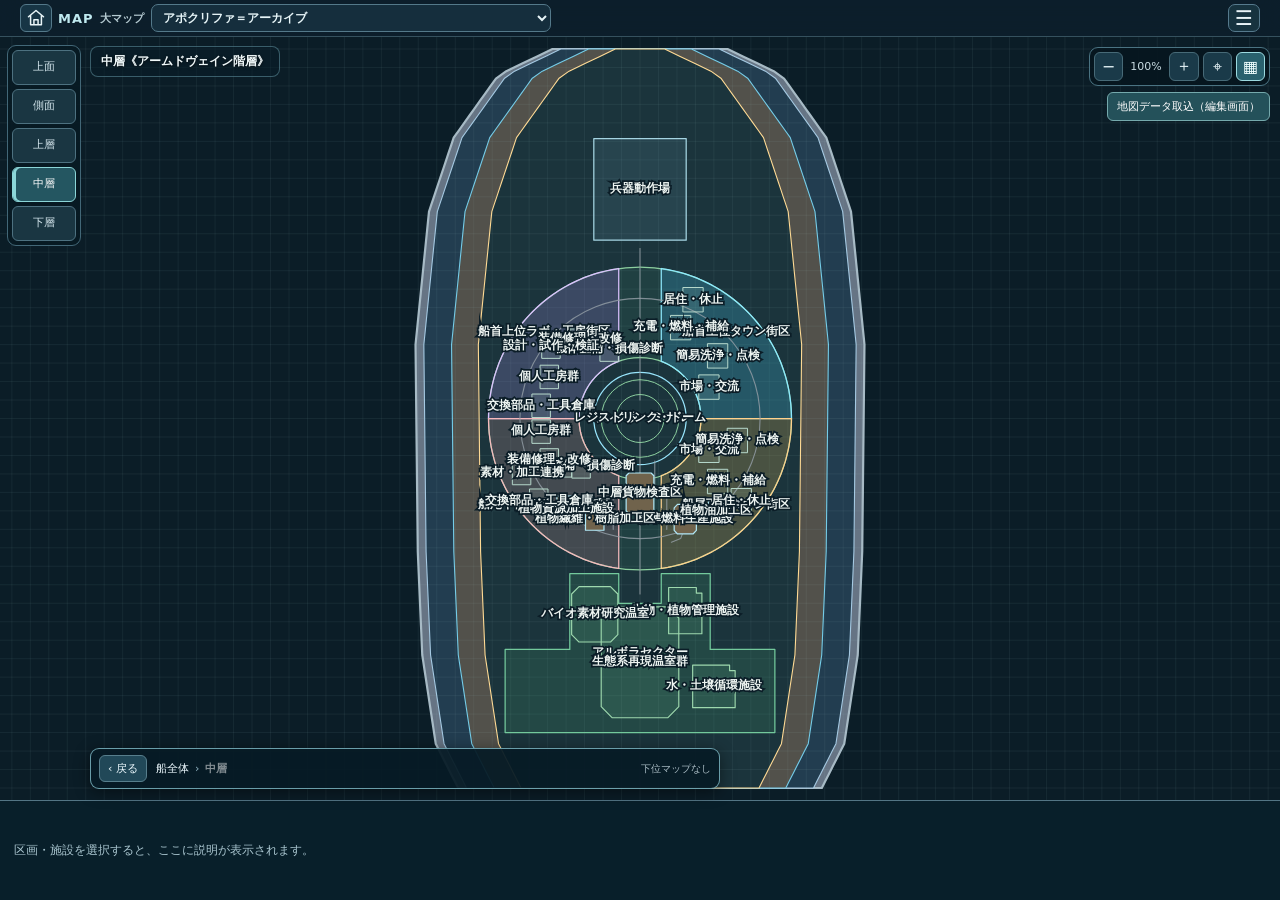
<file: rebuild/header.html>
<!doctype html>
<html lang="ja">
<head>
<meta charset="utf-8">
<meta name="viewport" content="width=device-width,initial-scale=1,viewport-fit=cover">
<title>マップ表示｜MyMapCreater</title>
<style>
:root{color-scheme:dark;--bg:#08151d;--panel:#112834;--line:#35515e;--ink:#e9f3f7;--muted:#a7bfca;--accent:#8bd6d8}
*{box-sizing:border-box}body{margin:0;background:var(--bg);font-family:system-ui,-apple-system,"Noto Sans JP",sans-serif;color:var(--ink)}
button,select{font:inherit;color:inherit}button{cursor:pointer}
header{position:sticky;top:0;z-index:10;background:#0d202cee;border-bottom:1px solid var(--line);padding:2px clamp(8px,2vw,20px);backdrop-filter:blur(12px)}
.shell{max-width:1240px;margin:auto;display:grid;grid-template-rows:32px 29px;gap:2px}
.header-row{display:flex;align-items:center;gap:6px;min-width:0}
.logo{font-size:13px;font-weight:850;color:#c0eaf0;letter-spacing:1px;flex:none}
.header-label{font-size:12px;font-weight:700;color:var(--muted);flex:none}
.root-picker{flex:1;min-width:0;display:flex;align-items:center;gap:7px}
.root-picker label{flex:none;font-size:11px;font-weight:700;color:#b6cbd2}
.root-picker select{width:100%;max-width:400px;min-width:0;height:28px;background:rgba(24,53,68,.75);color:#e6f4f7;border:1px solid #54798a;border-radius:7px;padding:3px 7px;font-size:12px;font-weight:700}
.root-picker select:focus-visible{outline:2px solid #8bd6d8;outline-offset:1px}
.menu-wrap{position:relative;flex:none}
.menu-trigger{min-width:76px;height:28px;background:#17333f;border:1px solid #567a8d;border-radius:7px;padding:3px 8px;font-size:12px;white-space:nowrap;font-weight:700}
.menu-trigger[aria-expanded="true"]{border-color:var(--accent);background:#1a4654}
.menu-popover{position:absolute;z-index:20;right:0;top:calc(100% + 7px);width:min(90vw,370px);background:rgba(9,28,39,.62);border:1px solid rgba(137,191,205,.72);border-radius:10px;padding:8px;box-shadow:0 8px 24px #0005;max-height:min(77dvh,650px);display:flex;flex-direction:column;overflow:hidden;backdrop-filter:blur(1px);-webkit-backdrop-filter:blur(1px)}
.menu-popover[hidden]{display:none}
.menu-trigger{min-width:32px;width:32px;padding:2px 5px;font-size:20px;line-height:1;display:grid;place-items:center}
.menu-tabs{display:grid;grid-template-columns:1fr 1fr;gap:5px;margin-bottom:7px;flex:none}
.menu-tab{padding:7px 6px;background:rgba(18,48,62,.6);border:1px solid #3c6274;border-radius:7px;font-size:12px;font-weight:700;color:#b7d0d9}
.menu-tab[aria-selected="true"]{color:#efffff;border-color:#8bd6d8;background:#235260}
.menu-tab:focus-visible{outline:2px solid #8bd6d8;outline-offset:1px}
.menu-panel{min-height:0;overflow-y:auto;overscroll-behavior:contain;scrollbar-width:thin}
.menu-panel[hidden]{display:none}
.menu-panel .menu-list{max-height:none}

.menu-heading{font-size:11px;color:var(--muted);padding:4px 8px 7px}
.menu-list{display:grid;gap:3px;min-height:0;max-height:min(62dvh,525px);overflow-y:auto;overscroll-behavior:contain;scrollbar-width:thin;padding:3px 1px 6px}
.menu-list button{width:100%;background:rgba(25,55,67,.32);border:1px solid transparent;text-align:left;border-radius:7px;padding:10px 11px;font-size:13px}
.menu-list button[aria-current="true"]{border-color:var(--accent);color:#e5ffff}
.map-tree-row{display:flex;align-items:center;gap:5px;min-height:32px;padding-top:4px!important;padding-bottom:4px!important;background:rgba(23,49,61,.32)!important;text-shadow:0 1px 3px rgba(0,0,0,.85)}
.map-tree-row[aria-expanded="true"]{background:rgba(32,67,78,.45)!important}
.map-tree-caret{flex:none;width:12px;color:#92bac5;text-align:center;font-size:12px}
.map-tree-label{display:block;min-width:0;overflow:hidden;text-overflow:ellipsis;white-space:nowrap;flex:1}
.map-tree-active{color:#b6f0ec!important}
.map-tree-status{font-size:11px;color:#a0bcc3;padding:8px 10px 8px 35px;line-height:1.5}
.map-tree-row:hover{background:rgba(42,80,92,.72)!important}
.segment-scroll{min-width:0;flex:1;overflow-x:auto;scrollbar-width:none}
.segment-scroll::-webkit-scrollbar{display:none}
.segments{display:flex;width:max-content;min-width:100%;gap:4px;align-items:center}
.segments button{border:1px solid #405d6a;background:#172c39;padding:3px 11px;border-radius:6px;font-size:12px;white-space:nowrap;min-height:28px;font-weight:700}
.segments button[aria-pressed="true"]{background:#205260;border-color:#8bd6d8;color:#efffff;box-shadow:inset 0 -2px 0 #8bd6d8}
.segments button:focus-visible,.menu-trigger:focus-visible,.menu-list button:focus-visible,.view-select:focus-visible{outline:2px solid #8bd6d8;outline-offset:2px}
.view-select{display:none;min-width:0;flex:1;background:#172e3c;border:1px solid #567a8d;border-radius:7px;padding:3px 10px;height:28px}
main{max-width:1240px;margin:0 auto;padding:5px clamp(10px,3vw,24px) 16px}
.viewport{min-height:min(75vh,700px);border:1px dashed #527688;border-radius:12px;background:linear-gradient(150deg,#112d37,#0b1a25);display:flex;align-items:center;justify-content:center;padding:20px;text-align:center}
.viewport h1{font-size:clamp(20px,3vw,32px);margin:6px 0}
.viewport p{color:var(--muted);line-height:1.7;max-width:520px}
.viewport .kind{font-size:12px;font-weight:700;letter-spacing:.08em;color:#8acbd0}
.note{font-size:12px;color:var(--muted);line-height:1.5}
#error{color:#ffc1ba}
@media(max-width:500px){.header-label{font-size:11px}.shell{grid-template-rows:31px 29px;gap:2px}.segment-scroll{display:none}.view-select{display:block}.logo{font-size:12px}.root-picker{gap:5px}.root-picker label{font-size:10px}.root-picker select{height:27px;font-size:11px}.menu-trigger{min-width:32px;width:32px;padding:2px 5px}}

/* Full-height read-only map area; header stays exactly two rows. */
main{max-width:none;padding:0}
.viewport{position:relative;display:block;min-height:0;height:calc(100dvh - 68px);padding:0;overflow:hidden;border:0;border-radius:0;background:#0c2029;text-align:left}
#map-canvas{display:block;width:100%;height:100%;touch-action:none;cursor:grab}
#map-canvas:active{cursor:grabbing}
.map-zoom{position:absolute;top:10px;right:10px;z-index:3;display:flex;gap:4px;background:rgba(6,21,30,.83);border:1px solid #4a7382;border-radius:9px;padding:4px;align-items:center}
.map-zoom button{background:#1a3a49;border:1px solid #476a77;border-radius:6px;min-width:29px;height:29px;font-size:16px;color:#eaf7fa;padding:2px 6px}
.map-zoom .zoom-percent{font-size:11px;color:#c9dce2;min-width:38px;text-align:center}
.map-zoom #preview-grid-toggle[aria-pressed="true"]{background:#29616e;border-color:#9cdae0;color:#efffff}
.map-title-chip{position:absolute;top:9px;left:10px;max-width:calc(100% - 155px);z-index:3;background:rgba(8,29,40,.53);border:1px solid rgba(117,171,186,.46);color:#f0f8f9;padding:6px 10px;border-radius:8px;font-size:12px;font-weight:700;line-height:1.4;overflow:hidden;text-overflow:ellipsis;white-space:nowrap;pointer-events:none;text-shadow:0 1px 3px #000a}
.map-hint{position:absolute;top:44px;left:11px;max-width:calc(100% - 190px);z-index:2;color:#c1dbe2;background:rgba(7,22,31,.72);border-radius:7px;padding:5px 8px;font-size:11px;pointer-events:none}
.map-hint[hidden]{display:none}
.map-detail{position:absolute;top:44px;left:10px;width:min(300px,72vw);max-height:min(55vh,500px);z-index:4;overflow-y:auto;border:1px solid rgba(135,186,199,.61);border-radius:10px;background:rgba(10,28,39,.82);padding:12px;box-shadow:0 10px 30px #0007;backdrop-filter:blur(4px)}
.map-detail[hidden],.legend-footer[hidden]{display:none}
.detail-top{display:flex;align-items:flex-start;gap:8px;justify-content:space-between}
.detail-top h2{font-size:15px;line-height:1.4;margin:0;font-weight:750}
.detail-top button{flex:none;border:1px solid #486875;background:#173846;border-radius:6px;width:28px;height:28px;color:#fff}
.detail-meta{font-size:11px;color:#e1c88b;line-height:1.5;margin:8px 0}
.detail-text{font-size:12px;line-height:1.65;color:#e1edf1;white-space:pre-wrap;margin:0}
.legend-footer{position:absolute;z-index:4;bottom:0;left:0;right:0;background:rgba(7,24,33,.91);border-top:1px solid rgba(117,170,185,.7);padding:5px 9px;max-height:122px;overflow-y:auto;backdrop-filter:blur(5px);font-size:11px}
.legend-section{display:flex;align-items:center;gap:10px;min-width:0;margin:3px 0}
.legend-section strong{color:#c7e6e9;flex:none;width:44px;font-size:11px}
.legend-items{display:flex;gap:10px;white-space:nowrap;overflow-x:auto;min-width:0;scrollbar-width:thin}
.legend-item{display:inline-flex;align-items:center;gap:5px;flex:none;color:#d7e9ed}
.legend-swatch{display:block;width:10px;height:10px;border:1px solid #eee5;border-radius:2px;flex:none}
.legend-line{display:block;width:16px;height:3px;border-radius:1px;flex:none}
.legend-tunnel{width:20px;height:9px;border:1px solid #d9e2e577;border-radius:2px;background-image:repeating-linear-gradient(135deg,transparent 0 4px,#edf4f0 4px 5px,transparent 5px 9px)}
.legend-note{color:#c9af84;margin-left:54px;display:block;line-height:1.35}
.menu-editor-link{display:block;margin-top:7px;border:1px solid rgba(137,191,205,.65);border-radius:7px;padding:9px 11px;color:#e2f5f8;background:rgba(22,63,72,.45);text-decoration:none;font-size:12px;font-weight:700}
.menu-editor-link:hover{background:rgba(38,94,102,.65)}
.menu-settings-button{display:block;width:100%;background:rgba(27,57,70,.48);color:#eaf8fa;border:1px solid #416476;border-radius:7px;padding:8px 10px;text-align:left;margin-top:4px}
@media(max-width:500px){
 .viewport{height:calc(100dvh - 65px)}
 .map-detail{width:min(272px,75vw);max-height:48vh;top:41px;padding:10px}
 .map-title-chip{font-size:11px;top:7px;left:7px;max-width:calc(100% - 143px);padding:5px 8px}
 .map-hint{font-size:10px;max-width:calc(100% - 168px);top:39px;left:7px}
 .map-zoom{top:7px;right:6px;padding:3px}
 .map-zoom button{width:26px;min-width:26px;height:28px}
 .legend-footer{max-height:111px;padding:4px 7px}
}
/* Documentation overlay, separate from the map's two-row header. */
.spec-open{overflow:hidden}
.spec-overlay[hidden]{display:none}
.spec-overlay{position:fixed;inset:0;z-index:60;background:rgba(0,8,13,.78);display:flex;align-items:center;justify-content:center;padding:clamp(8px,3vw,24px)}
.spec-dialog{display:flex;flex-direction:column;width:min(940px,100%);height:min(91dvh,870px);min-height:200px;background:#102934;border:1px solid #577f8f;border-radius:13px;box-shadow:0 16px 70px #000b;overflow:hidden}
.spec-header{display:flex;gap:10px;align-items:center;padding:12px 14px;border-bottom:1px solid #476779;flex:none}
.spec-header strong{flex:none;font-size:14px}
.spec-header select{flex:1;min-width:0;max-width:370px;color:#e8f6fa;background:#1a3a47;border:1px solid #547c8d;border-radius:7px;padding:8px}
.spec-header button{background:#244653;border:1px solid #648b9a;color:#fff;border-radius:7px;padding:6px 12px;font-size:16px;min-width:40px}
.spec-status{font-size:12px;color:#f1cc94;padding:0 15px}
.spec-body{flex:1;min-height:0;overflow:auto;overscroll-behavior:contain;padding:14px clamp(14px,3vw,34px) 32px;color:#dcecf2;font-size:14px;line-height:1.7;overflow-wrap:anywhere}
.spec-body h1,.spec-body h2,.spec-body h3{line-height:1.4;color:#f1fbff;margin:1.4em 0 .6em}
.spec-body h1{font-size:22px;margin-top:.3em}.spec-body h2{font-size:18px;border-bottom:1px solid #42606f;padding-bottom:6px}.spec-body h3{font-size:16px}
.spec-body p{margin:.8em 0}.spec-body a{color:#8ce5e7;text-decoration:underline}.spec-body ul,.spec-body ol{padding-left:24px}.spec-body li{margin:.3em 0}
.spec-body code{font-family:ui-monospace,SFMono-Regular,monospace;background:#24414d;border-radius:4px;padding:1px 5px;font-size:.9em}
.spec-gallery-frame{display:block;width:100%;height:100%;min-height:480px;border:0;background:#112a34;border-radius:8px}
.spec-body:has(.spec-gallery-frame){padding:8px;overflow:hidden}
.spec-body pre.spec-raw{white-space:pre-wrap;overflow-wrap:anywhere;word-break:break-word}
.spec-body pre{background:#071c25;border:1px solid #385969;padding:12px;overflow-x:auto;border-radius:8px}.spec-body pre code{background:none;padding:0;white-space:pre}
.spec-body table{border-collapse:collapse;width:100%;display:block;overflow-x:auto;font-size:12px}.spec-body th,.spec-body td{padding:7px 9px;border:1px solid #3e6171;text-align:left;min-width:90px}.spec-body th{background:#234453;white-space:nowrap}
.spec-body blockquote{border-left:3px solid #7acbd1;color:#b9d4dd;margin:12px 0;padding:1px 14px;background:#17323e}
.spec-body hr{border:0;border-top:1px solid #486874;margin:22px 0}
@media(max-width:600px){.spec-overlay{padding:5px}.spec-dialog{height:calc(100dvh - 10px);border-radius:9px}.spec-header{padding:9px;gap:7px}.spec-header strong{font-size:12px}.spec-header select{font-size:12px}.spec-body{font-size:13px;padding:12px 14px 25px}.spec-body h1{font-size:19px}.spec-body h2{font-size:16px}}

/* Compact single-row header, narrow popover, and two-line item labels. */
.shell{grid-template-rows:32px}
.menu-popover{width:min(84vw,258px);max-height:min(79dvh,610px);background:rgba(9,28,39,.94);backdrop-filter:blur(8px)}
.menu-list button{padding:6px 7px;line-height:1.35}
.map-tree-row{min-height:30px}
.map-tree-label{white-space:normal;overflow-wrap:anywhere;display:-webkit-box;-webkit-box-orient:vertical;-webkit-line-clamp:2;line-clamp:2;overflow:hidden}
.map-tree-row .map-tree-caret{align-self:flex-start;margin-top:2px}
/* Move map selection into a compact vertical strip at the left of the map. */
.viewport{height:calc(100dvh - 37px);display:grid;grid-template-columns:minmax(0,1fr);grid-template-rows:minmax(0,1fr) 100px}
#map-canvas{grid-row:1;grid-column:1;min-height:0;width:100%;height:100%;display:block}
.vertical-map-tabs{position:absolute;left:7px;top:8px;z-index:5;width:74px;max-height:calc(100% - 116px);overflow-y:auto;scrollbar-width:thin;border:1px solid #426777;background:rgba(7,26,35,.87);border-radius:9px;padding:4px}
.vertical-map-tab-list{display:flex;flex-direction:column;gap:4px}
.vertical-map-tab-list button{width:100%;padding:7px 3px;min-height:35px;font-size:11px;line-height:1.3;border:1px solid #4d7180;border-radius:6px;background:#1a3642;color:#d8eaf1;overflow-wrap:anywhere}
.vertical-map-tab-list button[aria-pressed="true"]{background:#245661;border-color:#8bd6d8;color:#fff;box-shadow:inset 3px 0 #8bd6d8}
.vertical-map-tab-list button:focus-visible{outline:2px solid #8bd6d8;outline-offset:1px}
.map-title-chip{left:90px;max-width:calc(100% - 245px)}
.map-hint{left:90px;max-width:calc(100% - 270px)}
.map-info-footer{grid-row:2;grid-column:1;min-width:0;min-height:0;z-index:5;position:relative;background:rgba(9,31,42,.98);border-top:1px solid #537585;padding:7px 14px;overflow:hidden;display:flex;align-items:flex-start}
.map-info-footer .detail-placeholder{margin:0;align-self:center;font-size:12px;color:#a9c5cf}
.map-info-footer .detail-placeholder[hidden]{display:none}
.map-info-footer .map-detail{position:static;display:block;flex:1;max-width:none;width:auto;max-height:none;height:100%;box-shadow:none;backdrop-filter:none;border:0;padding:0;background:transparent;overflow-y:auto;border-radius:0}
.map-info-footer .map-detail[hidden]{display:none}
.map-info-footer .detail-top{align-items:center}
.map-info-footer .detail-top h2{font-size:13px}
.map-info-footer .detail-meta{font-size:10px;margin:2px 0}
.map-info-footer .detail-text{font-size:12px;line-height:1.45;margin:0}
.legend-footer{bottom:100px}
@media(max-width:500px){
 .shell{grid-template-rows:31px}
 .viewport{height:calc(100dvh - 34px);grid-template-rows:minmax(0,1fr) 108px}
 .vertical-map-tabs{left:4px;top:6px;width:63px;max-height:calc(100% - 121px)}
 .vertical-map-tab-list button{font-size:10px;padding:6px 2px}
 .map-title-chip{left:73px;max-width:calc(100% - 215px)}
 .map-hint{left:73px;max-width:calc(100% - 230px)}
 .map-info-footer{padding:6px 9px}
 .legend-footer{bottom:108px}
}

/* Canvas aspect-ratio fix: never let the intrinsic 300x150 canvas size
   participate in CSS Grid sizing. Reserve footer space via absolute geometry. */
.viewport{display:block;position:relative;height:calc(100dvh - 37px)}
#map-canvas{position:absolute;inset:0 0 100px 0;width:100%;height:calc(100% - 100px);min-height:0;display:block}
.map-info-footer{position:absolute;left:0;right:0;bottom:0;height:100px;width:100%;z-index:5}
@media(max-width:500px){
 .viewport{height:calc(100dvh - 34px)}
 #map-canvas{bottom:108px;height:calc(100% - 108px)}
 .map-info-footer{height:108px}
}
/* Selected object's level is a small corner indicator, not a footer row. */
.map-level-chip{position:absolute;z-index:6;left:9px;bottom:112px;border:1px solid #648a98;border-radius:5px;background:rgba(9,30,40,.9);padding:3px 6px;font-size:11px;font-weight:700;color:#d7f4fa;pointer-events:none}
.map-level-chip[hidden]{display:none}
.map-info-footer .detail-meta:empty{display:none}
@media(max-width:500px){.map-level-chip{left:6px;bottom:119px}}
/* Floor switch appears only while a floor-owning room or its contents is selected. */
.floor-switch{position:absolute;z-index:7;left:90px;top:43px;display:flex;gap:4px;max-width:calc(100% - 190px);overflow-x:auto;background:rgba(8,29,40,.87);border:1px solid #577d89;border-radius:7px;padding:4px}
.floor-switch[hidden]{display:none}
.floor-switch button{flex:none;border:1px solid #547786;background:#193945;color:#d8eaf2;padding:5px 9px;border-radius:5px;font-size:12px;font-weight:650}
.floor-switch button[aria-pressed="true"]{background:#296171;border-color:#a6e4e7;color:white}
@media(max-width:500px){.floor-switch{left:73px;top:38px;max-width:calc(100% - 151px)}.floor-switch button{font-size:11px;padding:4px 7px}}

.interior-breadcrumb{position:absolute;z-index:7;top:8px;left:90px;right:160px;font-size:11px;line-height:1.5;padding:6px 10px;border:1px solid #678f9c;border-radius:7px;background:rgba(6,28,37,.93);color:#ddf5f5;overflow-wrap:anywhere;pointer-events:none}
.interior-breadcrumb[hidden]{display:none}
@media(max-width:500px){.interior-breadcrumb{left:73px;right:100px;top:6px;font-size:10px;padding:4px 6px}}
.map-title-chip[hidden]{display:none}
 /* An explicit drill-down menu replaces the unclear selection-only behavior. */
.detail-actions{display:flex;gap:4px;flex-wrap:wrap;align-items:center;justify-content:flex-end}
.map-info-footer .detail-top .detail-action{width:auto;height:auto;min-height:28px;padding:4px 7px;font-size:11px;color:#eaf8f9;background:#214a58}
.detail-action[hidden]{display:none!important}
.child-navigation{position:absolute;z-index:9;bottom:112px;left:80px;max-height:min(44vh,270px);min-width:170px;width:min(300px,calc(100vw - 90px));overflow-y:auto;display:flex;flex-direction:column;gap:4px;padding:7px;background:rgba(8,30,40,.97);border:1px solid #6e9ca9;border-radius:8px;box-shadow:0 12px 30px #0008}
.child-navigation[hidden]{display:none}
.child-navigation button{font-size:12px;text-align:left;padding:8px 10px;border:1px solid #446b7b;border-radius:6px;color:#e5f8fa;background:#1d4655}
.child-navigation button:hover{background:#2e6170}
@media(max-width:500px){.child-navigation{left:8px;bottom:120px;width:min(300px,calc(100vw - 16px))}.map-info-footer .detail-top .detail-action{font-size:10px;padding:3px 5px}}
.map-load-status{position:absolute;z-index:15;top:95px;left:88px;right:12px;background:#391f26;border:1px solid #e19c98;color:#ffe7e2;padding:12px;border-radius:8px;font-size:13px;line-height:1.6}
.map-load-status[hidden]{display:none}
@media(max-width:500px){.map-load-status{left:73px;top:90px;font-size:12px}}

/* Keep all selected-object context inside the existing footer. */
.map-info-footer .detail-context{position:static;display:flex;align-items:center;flex-wrap:wrap;gap:4px 8px;min-width:0;margin:0 0 3px}
.map-info-footer .map-level-chip{position:static;display:inline-flex;flex:none;z-index:auto;inset:auto;padding:1px 5px;font-size:10px;line-height:1.4;background:rgba(16,50,64,.8);pointer-events:auto}
.map-info-footer .interior-breadcrumb{position:static;display:block;flex:1 1 200px;min-width:0;inset:auto;z-index:auto;max-width:none;padding:0;border:0;background:transparent;font-size:11px;line-height:1.4;overflow-wrap:anywhere;pointer-events:auto}
.map-info-footer .floor-switch{position:static;display:flex;flex:0 0 auto;min-width:0;max-width:100%;max-height:none;overflow-x:auto;inset:auto;z-index:auto;padding:0;border:0;background:transparent;border-radius:0}
.map-info-footer .floor-switch button{min-height:23px;padding:2px 7px;font-size:11px}
.map-info-footer .detail-context [hidden]{display:none!important}
.map-info-footer .map-detail{overflow-y:auto;overflow-x:hidden}
@media(max-width:500px){
 .map-info-footer .detail-context{gap:3px 6px}
 .map-info-footer .interior-breadcrumb{flex-basis:130px;font-size:10px}
 .map-info-footer .floor-switch button{padding:2px 5px;font-size:10px}
}

.map-info-footer .detail-top h2{min-width:0;flex:1;overflow-wrap:anywhere;word-break:normal}

/* Single title in the same footer row as the Lv and physical floors. */
.map-info-footer .detail-context{align-items:center}
.map-info-footer .detail-path-title{min-width:0;flex:1 1 190px;margin:0;font-size:12px;line-height:1.4;font-weight:700;overflow-wrap:anywhere}
.map-info-footer .detail-top{justify-content:flex-end;min-height:0;margin:0}
.map-info-footer .detail-top .detail-actions{margin-left:auto}
.map-info-footer .detail-top:has(.detail-actions [hidden]){min-height:0}
@media(max-width:500px){.map-info-footer .detail-path-title{flex-basis:150px;font-size:11px}}

/* Exactly one compact control row; the remaining footer height is for details. */
.map-info-footer .map-detail{display:flex;flex-direction:column;min-height:0;overflow:hidden}
.map-info-footer .detail-context{display:flex;align-items:center;flex:0 0 27px;flex-wrap:nowrap;gap:5px;margin:0 0 4px;min-height:0;min-width:0;overflow:hidden}
.map-info-footer .detail-path-title{flex:1 1 auto;min-width:0;min-height:0;display:block;margin:0;white-space:nowrap;overflow:hidden;text-overflow:ellipsis;overflow-wrap:normal;font-size:12px;line-height:1.5}
.map-info-footer .map-level-chip{flex:none;white-space:nowrap}
.map-info-footer .floor-switch{appearance:auto;position:static;display:block;flex:0 0 auto;width:auto;max-width:95px;min-width:58px;max-height:26px;height:26px;inset:auto;overflow:hidden;padding:2px 4px;border:1px solid #648a98;border-radius:5px;background:#193945;color:#e5f8fa;font-size:11px;line-height:1.3}
.map-info-footer .detail-close-inline{flex:0 0 25px;width:25px;height:25px;border:1px solid #648a98;border-radius:5px;background:#173846;color:white;padding:0;font-size:16px;line-height:1}
.map-info-footer .detail-context [hidden]{display:none!important}
.map-info-footer .detail-meta:empty{display:none}
.map-info-footer .detail-meta{flex:none;margin:0}
.map-info-footer .detail-text{flex:1 1 auto;min-height:0;overflow-y:auto;line-height:1.45;margin:0;white-space:pre-wrap}
@media(max-width:500px){.map-info-footer .detail-context{gap:4px}.map-info-footer .detail-path-title{font-size:11px}.map-info-footer .floor-switch{max-width:75px;min-width:54px}}
.map-info-footer .detail-close-inline{font-size:16px;line-height:1}
.map-info-footer .detail-close-inline[hidden]{display:none!important}

/* Ancestors progressively smaller; preserve selected name at the right edge. */
.map-info-footer .detail-path-title{display:flex;flex:1 1 auto;flex-wrap:nowrap;align-items:baseline;gap:0;overflow:hidden;white-space:nowrap;min-width:0;max-width:100%;line-height:1.5}
.map-info-footer .detail-path-crumb{display:block;white-space:nowrap;overflow:hidden;text-overflow:ellipsis;min-width:0}
.map-info-footer .detail-path-ancestor{flex:0 1 auto;color:#9bb9c2;font-weight:400}
.map-info-footer .detail-path-current{flex:0 0 auto;max-width:65%;color:#f1fbff;font-weight:750}
.map-info-footer .detail-path-separator{flex:0 1 8px;min-width:0;overflow:hidden;white-space:nowrap;font-size:9px;color:#7898a5}
@media(max-width:500px){.map-info-footer .detail-path-current{max-width:72%}}

/* Current selection is ALWAYS first and visible; older levels shrink and clip. */
.map-info-footer .detail-path-title{display:flex;align-items:center;flex:1 1 0;min-width:0;gap:5px;overflow:hidden;white-space:nowrap}
.map-info-footer .detail-current-name{display:block;flex:0 1 auto;min-width:0;overflow:hidden;text-overflow:ellipsis;white-space:nowrap;font-size:13px;font-weight:800;color:#ffffff}
.map-info-footer .detail-ancestor-trail{display:flex;flex:1 10 0;min-width:0;align-items:baseline;overflow:hidden;white-space:nowrap;color:#96afbc;direction:ltr}
.map-info-footer .detail-ancestor-segment{display:block;flex:0 1 auto;min-width:0;max-width:180px;overflow:hidden;text-overflow:ellipsis;white-space:nowrap;font-weight:400}
@media(max-width:500px){.map-info-footer .detail-current-name{font-size:12px}.map-info-footer .detail-ancestor-trail{flex:1 20 0}}

/* Attached, semi-transparent floor navigation above the selected building. */
.building-floor-overlay{position:absolute;z-index:9;left:50%;top:10px;transform:translate(-50%,-100%);max-width:min(190px,calc(100% - 12px));padding:3px 6px 4px;border:1px solid rgba(141,192,205,.35);border-radius:6px;background:rgba(9,34,45,.48);color:#eafaff;box-shadow:0 1px 5px rgba(0,0,0,.10);backdrop-filter:blur(2px);text-align:center;pointer-events:auto}
.building-floor-overlay[hidden]{display:none!important}
.building-floor-overlay .building-floor-title{font-size:9px;line-height:1.1;white-space:nowrap;overflow:hidden;text-overflow:ellipsis;max-width:175px;margin:0 0 2px}
.building-floor-overlay .building-floor-actions{display:flex;gap:4px;align-items:center;justify-content:center}
.building-floor-overlay button{border:1px solid rgba(154,211,223,.32);border-radius:4px;background:rgba(35,86,103,.48);color:white;padding:1px 5px;min-width:21px;min-height:21px;cursor:pointer}
.building-floor-overlay button:disabled{opacity:.32;cursor:default}
.building-floor-overlay .building-floor-current{font-size:11px;font-weight:750;min-width:34px}
@media(max-width:500px){.building-floor-overlay{padding:3px 5px}.building-floor-overlay .building-floor-title{font-size:8px}}

/* Staged map navigation (map-tree parent/children; independent of zoom). */
.map-stage-nav[hidden]{display:none!important}
.map-stage-nav{
 position:absolute;z-index:8;left:90px;bottom:111px;
 width:min(630px,calc(100% - 110px));
 display:flex;align-items:center;gap:6px;flex-wrap:wrap;
 padding:6px 8px;border:1px solid rgba(131,191,203,.8);
 border-radius:9px;background:rgba(7,27,38,.94);
 box-shadow:0 3px 16px #0007;
}
.map-stage-nav button,.map-stage-nav select{
 background:#214858;border:1px solid #577e8c;border-radius:6px;
 color:#eefaff;font-size:11px;min-height:27px;padding:3px 8px;
}
.map-stage-nav button:hover:not(:disabled){background:#2b6173}
.map-stage-nav button:focus-visible,.map-stage-nav select:focus-visible{
 outline:2px solid #b6eeee;outline-offset:1px;
}
.map-stage-nav button:disabled{opacity:.5;cursor:default}
.map-stage-crumbs{flex:1 1 250px;min-width:80px;display:flex;align-items:center;
 gap:3px;white-space:nowrap;overflow:auto;scrollbar-width:thin;
 color:#91b2c1;font-size:11px;max-height:34px}
.map-stage-crumbs button{flex:none;border:0;background:transparent;min-height:24px;padding:2px 3px;white-space:nowrap}
.map-stage-crumbs .stage-current{color:#fff;font-weight:750;opacity:1}
.map-stage-back{flex:none}
.map-stage-next{display:flex;align-items:center;gap:4px;flex:0 1 auto;min-width:0}
.map-stage-next select{flex:1 1 auto;min-width:60px;max-width:195px;white-space:nowrap;text-overflow:ellipsis}
.map-stage-next [hidden]{display:none!important}
.map-stage-status{font-size:10px;color:#acbec6;white-space:nowrap}
.stage-detail-enter[hidden]{display:none!important}
.map-info-footer .stage-detail-enter{
 flex:none;white-space:nowrap;min-height:25px;max-width:125px;
 border:1px solid #8bc8bd;border-radius:5px;background:#286153;
 color:#f1fffd;font-size:11px;font-weight:750;padding:3px 6px;cursor:pointer
}
@media(max-width:500px){
 .map-stage-nav{left:73px;bottom:117px;width:calc(100% - 80px);gap:3px;padding:4px 5px}
 .map-stage-crumbs{flex:1 1 calc(100% - 76px);font-size:10px}
 .map-stage-nav button,.map-stage-nav select{font-size:10px;min-height:25px;padding:2px 5px}
 .map-stage-next{flex:1 1 100%;justify-content:flex-end}
 .map-stage-next select{max-width:calc(100% - 110px)}
 .map-info-footer .stage-detail-enter{max-width:96px;overflow:hidden;text-overflow:ellipsis;font-size:10px;padding:3px 4px}
}

.namegen-overlay[hidden]{display:none}.namegen-overlay{position:fixed;inset:0;z-index:90;background:#061218dd;padding:clamp(0px,2vw,16px);display:flex;align-items:center;justify-content:center}
.namegen-dialog{display:flex;flex-direction:column;width:min(1180px,100%);height:min(96dvh,920px);border:1px solid #5c8592;background:#0e2936;border-radius:10px;overflow:hidden}
.namegen-bar{display:flex;align-items:center;gap:12px;padding:7px 13px;border-bottom:1px solid #4f7581}
.namegen-bar strong{flex:1;font-size:14px}.namegen-bar a{color:#9ce5e5;font-size:12px}
.namegen-bar button{font-size:22px;width:36px;height:32px;line-height:1;background:#204150;color:#fff;border:1px solid #73949a;border-radius:6px}
.namegen-frame{width:100%;flex:1;min-height:0;border:0;background:#081820}
body.namegen-open{overflow:hidden}
@media(max-width:550px){.namegen-dialog{height:100dvh;border-radius:0}}
</style>
<link rel="stylesheet" href="../shared/tool-home.css?v=1"><script defer src="../shared/tool-home.js?v=1"></script></head>
<body>
<header>
 <div class="shell">
  <div class="header-row" data-tool-home aria-label="大マップ選択とマップメニュー">
   <span class="logo" aria-hidden="true">MAP</span>
   <div class="root-picker">
    <label for="big-map-select">大マップ</label>
    <select id="big-map-select" aria-label="大マップを選択"></select>
   </div>
   <div class="menu-wrap" id="map-menu">
    <button type="button" id="map-menu-button" class="menu-trigger" aria-label="メニューを開く" title="メニュー" aria-haspopup="true" aria-controls="map-menu-popover" aria-expanded="false">☰</button>
    <div id="map-menu-popover" class="menu-popover" hidden>
     <div class="menu-tabs" role="tablist" aria-label="メニューの項目">
      <button type="button" id="menu-tab-map" class="menu-tab" role="tab" aria-selected="true" aria-controls="menu-panel-map" tabindex="0">マップ内容</button>
      <button type="button" id="menu-tab-settings" class="menu-tab" role="tab" aria-selected="false" aria-controls="menu-panel-settings" tabindex="-1">設定</button>
     </div>
     <div id="menu-panel-map" class="menu-panel" role="tabpanel" aria-labelledby="menu-tab-map">
      <div id="map-menu-list" class="menu-list" role="group" aria-label="マップ階層一覧"></div>
     </div>
     <div id="menu-panel-settings" class="menu-panel" role="tabpanel" aria-labelledby="menu-tab-settings" hidden>
      <button type="button" id="legend-switch" class="menu-settings-button" aria-pressed="false">色の凡例：OFF</button>
      <div id="visibility-controls" aria-label="JSONで定義された表示グループ"></div>
      <button type="button" id="open-specs" class="menu-settings-button">📖 仕様書を見る</button>
      <button type="button" id="open-namegen" class="menu-settings-button">✦ 名前作成（種族別）</button>
      <div style="padding:9px 10px;font-size:11px;line-height:1.8;color:#c9e0e5;border-top:1px solid #486975">
       <strong>地理データの出典・利用条件</strong>
       <div><a href="https://www.openstreetmap.org/copyright" target="_blank" rel="noopener noreferrer">© OpenStreetMap contributors（ODbL）</a></div>
       <div><a href="https://maps.gsi.go.jp/development/ichiran.html" target="_blank" rel="noopener noreferrer">国土地理院・地理院タイル（加工表示）</a></div>
      </div>
      <a id="open-editor-link" class="menu-editor-link" href="./editor.html">現在のマップを編集（JSON）</a>
     </div>
    </div>
   </div>
  </div>

 </div>
</header>
<main>
 <section class="viewport" id="viewport" aria-label="マップ描画領域">
  <nav class="vertical-map-tabs" aria-label="マップ切替"><div id="view-tabs" class="vertical-map-tab-list"></div></nav>
  <canvas id="map-canvas" aria-label="地図をドラッグで移動、ホイールやボタンで拡大縮小。タップして区画情報を選択"></canvas>
  <nav id="building-floor-overlay" class="building-floor-overlay" aria-label="選択した建物の階切替" hidden>
   <p id="building-floor-title" class="building-floor-title"></p>
   <div class="building-floor-actions">
    <button type="button" id="building-floor-prev" aria-label="下の階を表示">◀</button>
    <span id="building-floor-current" class="building-floor-current" aria-live="polite"></span>
    <button type="button" id="building-floor-next" aria-label="上の階を表示">▶</button>
   </div>
  </nav>
  <div class="map-title-chip" id="current-map-title" aria-live="polite">マップを読み込み中…</div>
  <nav id="map-stage-nav" class="map-stage-nav" aria-label="地図の階層移動" hidden>
   <button type="button" id="map-stage-back" class="map-stage-back" aria-label="一つ上の地図に戻る">‹ 戻る</button>
   <div id="map-stage-breadcrumb" class="map-stage-crumbs" aria-label="現在の地図の階層"></div>
   <div class="map-stage-next">
    <select id="map-stage-child" aria-label="進む先の下位マップ"></select>
    <button type="button" id="map-stage-enter">中へ進む ›</button>
    <span id="map-stage-status" class="map-stage-status" hidden>下位マップなし</span>
   </div>
  </nav>
  <div class="map-hint" id="map-hint" role="status" hidden></div>
  <div id="map-load-status" class="map-load-status" role="alert" hidden></div>
  <div id="geo-viewer-tools" style="position:absolute;top:55px;right:10px;z-index:8;display:flex;gap:5px;align-items:center">
   <a href="./editor.html?import=1" style="background:#24515a;border:1px solid #75a9ac;border-radius:6px;padding:6px 9px;color:white;font-size:11px;text-decoration:none">地図データ取込（編集画面）</a>
  </div>
  <div class="map-zoom" aria-label="マップの拡大縮小">
   <button type="button" id="zoom-out" title="縮小">−</button>
   <span class="zoom-percent" id="zoom-label">100%</span>
   <button type="button" id="zoom-in" title="拡大">＋</button>
   <button type="button" id="zoom-reset" title="全体に戻す">⌖</button>
   <button type="button" id="preview-grid-toggle" aria-pressed="false" aria-label="マス目表示の切り替え" title="マス目の表示を切り替える">▦</button>
  </div>

  <footer class="legend-footer" id="legend-footer" aria-label="表示色と区画の凡例" hidden>
   <div id="legend-content"></div>
  </footer>
  <section class="map-info-footer" aria-label="施設・区画の説明">
   <p id="detail-placeholder" class="detail-placeholder">区画・施設を選択すると、ここに説明が表示されます。</p>
   <aside class="map-detail" id="detail-panel" aria-label="選択した区画の説明" hidden>
    <div class="detail-context">
     <output id="selected-display-level" class="map-level-chip" aria-label="選択した区画の表示レベル" hidden></output>
     <h2 id="detail-title" class="detail-path-title"></h2>
     <select id="floor-switch" class="floor-switch" aria-label="表示する階を選択" hidden></select>
     <button type="button" id="map-stage-detail-enter" class="stage-detail-enter" hidden>詳細マップへ ›</button>
     <button type="button" id="detail-back" class="detail-close-inline" title="親の区画へ戻る" aria-label="親の区画へ戻る" hidden>🔙</button>
    </div>
    <p class="detail-meta" id="detail-meta"></p>
    <p class="detail-text" id="detail-text"></p>
   </aside>
  </section>
  <div hidden aria-live="polite"><span id="view-kind"></span><span id="view-name"></span><span id="view-description"></span><span id="error"></span></div>
 </section>
</main>

<div id="spec-modal" class="spec-overlay" hidden>
 <section class="spec-dialog" role="dialog" aria-modal="true" aria-label="仕様書を閲覧">
  <div class="spec-header">
   <strong>仕様書</strong>
   <select id="spec-picker" aria-label="表示する仕様書を選択"></select>
   <button id="spec-close" type="button" aria-label="仕様書を閉じる">×</button>
  </div>
  <div id="spec-status" class="spec-status" role="status">仕様書を読み込んでいます…</div>
  <article id="spec-content" class="spec-body" tabindex="0"></article>
 </section>
</div>
<div id="namegen-modal" class="namegen-overlay" hidden>
 <section class="namegen-dialog" role="dialog" aria-modal="true" aria-labelledby="namegen-title">
  <div class="namegen-bar"><strong id="namegen-title">名前作成</strong><a href="./name-generator.html" target="_blank" rel="noopener noreferrer">別画面で開く</a><button id="namegen-close" type="button" aria-label="名前作成を閉じる">×</button></div>
  <iframe id="namegen-frame" class="namegen-frame" title="種族別 名前作成" data-src="./name-generator.html"></iframe>
 </section>
</div>
<script src="./spec-viewer.js?v=5"></script>
<script src="./sakihana-interiors.js?v=entrances-v4"></script>
<script src="./packed-scene-loader.js?v=sakihana-snapshot-v2"></script>
<script src="./map-viewer.js?v=room-highlight-visibility-v21"></script>
<script src="./object-catalog.js?v=residential-46-v2"></script>
<script src="./map-stage-navigation.js?v=hierarchy-v1"></script>
<script>
(()=>{
'use strict';
const $=id=>document.getElementById(id);
let gridPreference=null;
try{const v=localStorage.getItem("map-preview-grid-visible");if(v==="true"||v==="false")gridPreference=v==="true"}catch(_){}
const previewStateKey="mymapcreater:viewer-selection:v1";
let restoringPreviewState=false,previewRestore=null,restoringMapSelection=false;
function readPreviewState(){
 try{const data=JSON.parse(localStorage.getItem(previewStateKey)||"null");
  return data?.version===1&&typeof data.mapId==="string"?data:null;
 }catch(_){return null}
}
function storePreviewState(){
 if(restoringPreviewState||previewRestore||!selected)return;
 try{localStorage.setItem(previewStateKey,JSON.stringify({
  version:1,mapId:selected,viewId:viewId||null,objectId:selectedObjectId||null,
  floorId:viewer.getFloorContext()?.selectedFloorId||null
 }))}catch(_){}
}
let buildingFloorState=null;
function updateBuildingFloorOverlay(state){
 const box=$('building-floor-overlay');
 buildingFloorState=state||null;
 box.hidden=!state;
 if(!state)return;
 const index=state.floors.findIndex(f=>f.id===state.selectedFloorId);
 const floor=state.floors[index];
 if(index<0||!floor){box.hidden=true;return}
 $('building-floor-title').textContent=state.name+' · 全'+state.floors.length+'階';
 $('building-floor-title').title=state.name;
 $('building-floor-current').textContent=floor.label;
 $('building-floor-prev').disabled=index===0;
 $('building-floor-next').disabled=index===state.floors.length-1;
 const halfWidth=95;
 box.style.left=Math.max(halfWidth+6,Math.min(state.width-halfWidth-6,state.x))+'px';
 box.style.top=Math.max(40,Math.min(state.height-8,state.y-5))+'px';
}
let stageNavigation=null;
const viewer=window.AAMapViewer.create({
 host:$('viewport'),canvas:$('map-canvas'),
 info:$('detail-panel'),infoTitle:$('detail-title'),infoText:$('detail-text'),infoMeta:$('detail-meta'),
 legend:$('legend-footer'),legendContent:$('legend-content'),
 legendButton:$('legend-switch'),visibilityControls:$('visibility-controls'),zoomIn:$('zoom-in'),zoomOut:$('zoom-out'),zoomReset:$('zoom-reset'),
 zoomLabel:$('zoom-label'),hint:$('map-hint'),
 onFloorOverlayChanged:updateBuildingFloorOverlay,
 onLayoutLoaded:(mapId,data)=>{
  const status=$('map-load-status'),canvas=$('map-canvas');
  const rect=canvas.getBoundingClientRect();
  if(data&&(!rect.width||!rect.height)){
   status.textContent='マップ描画領域の大きさが0です。画面サイズを変更するかページを再読み込みしてください。';
   status.hidden=false;
  }else if(!data){
   status.textContent='このマップには表示用シーンがまだ登録されていません。';
   status.hidden=false;
  }else status.hidden=true;
  if(data){floorStructures.set(mapId,viewer.getHierarchy());initializedTreeMaps.delete(mapId)}
  if(data&&previewRestore?.mapId===mapId){
   const cached=previewRestore;previewRestore=null;
   if(cached.objectId&&data.objects.some(o=>o.id===cached.objectId)){
    restoringPreviewState=true;
    try{
     viewer.selectItemById(cached.objectId,{focus:true,force:true});
     if(cached.floorId)viewer.setFloor(cached.floorId);
    }finally{restoringPreviewState=false}
   }
  }
  else{floorStructures.delete(mapId);initializedTreeMaps.delete(mapId)}
  floorLoadErrors.delete(mapId);
  if(data)applyGridPreference();
  if(pendingFocus?.floorId===mapId){
   const pending=pendingFocus;pendingFocus=null;
   viewer.selectItemById(pending.id,{focus:true});


  }else{
   // Optional deep link to an exact object in the currently loaded scene.
   const objectId=new URLSearchParams(location.search).get('focus');
   if(objectId&&data?.objects?.some(o=>o.id===objectId)){
    viewer.selectItemById(objectId,{focus:true});
   }
  }
  renderMapTree();
 },
 onLayoutError:(mapId,message)=>{
  const status=$('map-load-status');
  status.textContent='マップの描画データを読み込めませんでした：'+message+'。ページを再読み込みしてください。';
  status.hidden=false;
  floorLoadErrors.set(mapId,message);renderMapTree();
 },
 onSelectionChanged:(mapId,item)=>{
  selectedObjectId=item?.id||null;
  stageNavigation?.updateSelection(item,mapId);
  if(!(previewRestore?.mapId===mapId&&!item))storePreviewState();
  const levelChip=$('selected-display-level');
  levelChip.hidden=!(item&&Number.isSafeInteger(item.displayLevel));
  levelChip.textContent=levelChip.hidden?'':'Lv '+item.displayLevel;
  // When the user taps an object directly on the map, open its parents next
  // time the tree is viewed. Do not override manual collapse while menu is open.
  if(item&&$('map-menu-popover').hidden){
   const h=floorStructures.get(mapId);
   const locate=(nodes,id,path=[])=>{
    for(const node of nodes){
     const next=[...path,node.id];
     if(node.id===id)return next;
     const found=locate(node.children||[],id,next);
     if(found)return found;
    }
    return null;
   };
   const chain=locate(h?.roots||[],item.id)||[];
   for(const id of chain)treeExpanded.add('node:'+mapId+':'+id);
  }
  const floorSwitch=$('floor-switch');
  const floors=viewer.getFloorContext();
  floorSwitch.hidden=!floors;
  floorSwitch.replaceChildren();
  if(floors){
   for(const floor of floors.floors){
    const option=document.createElement('option');
    option.value=floor.id;option.textContent=floor.label;
    floorSwitch.append(option);
   }
   floorSwitch.value=floors.selectedFloorId;
  }
  const navigation=viewer.getSelectionNavigation();
  $('detail-back').hidden=!navigation?.parents?.length;
  // Put the selected name first, full-size and never sacrificed to ancestor text.
  // Older levels trail it in compact, progressively smaller text.
  const heading=$('detail-title');
  heading.replaceChildren();
  if(item&&navigation){
   const path=[...navigation.parents,navigation.current];
   heading.title=path.map(n=>n.name).join(' › ');
   const current=document.createElement('strong');
   current.className='detail-current-name';
   current.textContent=navigation.current.name;
   heading.append(current);
   const ancestors=[...navigation.parents].reverse();
   if(ancestors.length){
    const trail=document.createElement('span');
    trail.className='detail-ancestor-trail';
    trail.title=ancestors.map(n=>n.name).join(' ‹ ');
    ancestors.forEach((node,index)=>{
     const segment=document.createElement('span');
     segment.className='detail-ancestor-segment';
     segment.style.fontSize=(index>=2?8:index===1?9:10)+'px';
     segment.textContent=' ‹ '+node.name;
     trail.append(segment);
    });
    heading.append(trail);
   }
  }else heading.title='';
  // Selected container contents are shown beneath the single-line title.
  const detailText=$('detail-text');
  if(item){
   const catalog=window.AAMapObjectCatalog?.entries(viewer.getScene())||[];
   const entries=Array.isArray(item.contents)?item.contents:[];
   if(entries.length){
    const lines=entries.map(entry=>{
     const preset=catalog.find(p=>p.id===entry.presetId);
     return (preset?.icon||'•')+' '+(entry.name||preset?.name||entry.presetId)+' ×'+entry.quantity;
    });
    detailText.textContent=(item.detail||'')+'\n収納内容： '+lines.join('　');
   }else if(item.objectType==='supply'){
    detailText.textContent=(item.detail||'')+'\n数量：'+(item.quantity||1);
   }
  }
  $('current-map-title').hidden=false;
  $('detail-placeholder').hidden=Boolean(item);
  renderMapTree();
 }
});
const gridToggle=$('preview-grid-toggle');
function applyGridPreference(){
 viewer.setPreviewGridVisible(gridPreference);
 const enabled=viewer.getPreviewGridVisible();
 gridToggle.setAttribute("aria-pressed",String(enabled));
 gridToggle.title=enabled?"マス目を非表示":"マス目を表示";
}
gridToggle.addEventListener("click",()=>{
 gridPreference=!viewer.getPreviewGridVisible();
 try{localStorage.setItem("map-preview-grid-visible",String(gridPreference))}catch(_){}
 applyGridPreference();
});
applyGridPreference();
let nodes=new Map(),roots=[],selected=null,viewId='top',selectedObjectId=null,pendingFocus=null;
const treeExpanded=new Set(),initializedTreeMaps=new Set(),floorStructures=new Map(),floorLoadErrors=new Map();
stageNavigation=window.AAMapStageNavigation.create({
 bar:$('map-stage-nav'),breadcrumb:$('map-stage-breadcrumb'),
 back:$('map-stage-back'),childSelect:$('map-stage-child'),
 enter:$('map-stage-enter'),status:$('map-stage-status'),
 detailEnter:$('map-stage-detail-enter'),
 getNodes:()=>nodes,getSelected:()=>selected,selectMap:(id)=>select(id,null)
});
$('detail-back').addEventListener('click',()=>{
 const navigation=viewer.getSelectionNavigation();
 const parent=navigation?.parents?.at(-1);
 if(parent)viewer.selectItemById(parent.id,{focus:true});
});
$('floor-switch').addEventListener('change',e=>viewer.setFloor(e.target.value));
function changeAttachedFloor(step){
 const state=buildingFloorState;if(!state)return;
 const index=state.floors.findIndex(f=>f.id===state.selectedFloorId);
 const floor=state.floors[index+step];
 if(floor)viewer.setFloor(floor.id);
}
$('building-floor-prev').addEventListener('click',()=>changeAttachedFloor(-1));
$('building-floor-next').addEventListener('click',()=>changeAttachedFloor(1));
let defaultMapId=null;
function validate(data){
 if(data?.schemaVersion!==1||!Array.isArray(data.maps))throw Error('マップの設定形式が不正です');
 const map=new Map();
 for(const n of data.maps){
  if(typeof n?.id!=='string'||!n.id||typeof n.name!=='string'||map.has(n.id))throw Error('マップIDが不正・重複しています');
  map.set(n.id,n);
 }
 const allRoots=[...map.values()].filter(n=>n.parentId===null);
 if(!allRoots.length)throw Error('大枠マップが存在しません');
 for(const n of map.values()){
  let current=n;const visited=new Set();
  while(current.parentId!==null){
   if(visited.has(current.id)||!map.has(current.parentId))throw Error('親子関係が不正です: '+n.id);
   visited.add(current.id);current=map.get(current.parentId);
  }
  if(n.views){
   if(!Array.isArray(n.views)||new Set(n.views.map(v=>v.id)).size!==n.views.length||
      n.views.some(v=>!v.id||!v.name))throw Error('表示方向の設定が不正です: '+n.id);
  }
 }
 return {map,roots:allRoots};
}
function lineage(id){
 const result=[];let n=nodes.get(id);
 while(n){result.unshift(n);n=n.parentId?nodes.get(n.parentId):null}
 return result;
}
function children(id){return [...nodes.values()].filter(n=>n.parentId===id)}
function activeRoot(){return lineage(selected)[0]||roots[0]}
function availableViews(root){
 const views=(root.views||[]).map(v=>({
  key:root.id+'::'+v.id,name:v.name,displayName:v.displayName||v.name,mapId:root.id,viewId:v.id}));
 // A root with its own scene and children needs an explicit tab for its overview.
 if(root.source&&!views.length)views.push({
  key:root.id+'::default',name:root.shortName||root.name,
  displayName:root.name,mapId:root.id,viewId:"default"
 });
 const descendants=children(root.id).map(n=>({
  key:n.id,name:n.shortName||n.name,displayName:n.name,mapId:n.id,viewId:null
 }));
 if(!views.length&&!descendants.length)return [{
  key:root.id+'::default',name:root.shortName||root.name,
  displayName:root.name,mapId:root.id,viewId:"default"
 }];
 return [...views,...descendants];
}
function selectedKey(){
 const trail=lineage(selected);
 return trail.length>=2?trail[1].id:trail[0]?.id+'::'+viewId;
}
function persist(){
 const state=selected===activeRoot().id?selected+'::'+viewId:selected;
 const hash=encodeURIComponent(state);
 if(location.hash.slice(1)!==hash)history.replaceState(null,'','#'+hash);
 storePreviewState();
}
// Collapsible selector built from map-tree.json and the active floor's actual JSON.
// An unassigned facility is NOT silently attributed to a nearby district.
function renderMapTree(){
 const container=$('map-menu-list');
 if(!container)return;
 container.replaceChildren();
 const active=nodes.get(selected);
 if(!active)return;
 function item({label,depth=0,expanded,hasChildren=false,active=false,onClick}){
  const button=document.createElement('button');button.type='button';button.className='map-tree-row';
  button.style.paddingLeft=(8+depth*16)+'px';
  button.setAttribute('aria-current',String(active));
  if(hasChildren)button.setAttribute('aria-expanded',String(Boolean(expanded)));
  const caret=document.createElement('span');caret.className='map-tree-caret';
  caret.textContent=hasChildren?(expanded?'▾':'▸'):'·';
  const title=document.createElement('span');title.className='map-tree-label';title.textContent=label;
  button.append(caret,title);
  if(active)button.classList.add('map-tree-active');
  button.addEventListener('click',onClick);
  container.append(button);
 }
 function message(msg){
  const e=document.createElement('div');e.className='map-tree-status';
  e.textContent=msg;container.append(e);
 }
 function toggle(key){if(treeExpanded.has(key))treeExpanded.delete(key);else treeExpanded.add(key)}
 const hierarchy=floorStructures.get(active.id);
 if(hierarchy && !initializedTreeMaps.has(active.id)){
  const init=viewer.initialDisplayLevel();
  const seed=nodes=>{
   for(const node of nodes){
    if((node.displayLevel??1)<init)treeExpanded.add('node:'+active.id+':'+node.id);
    seed(node.children||[]);
   }
  };
  seed(hierarchy.roots||[]);
  initializedTreeMaps.add(active.id);
 }
 if(!hierarchy){
  message(floorLoadErrors.has(active.id)?
   '読み込み失敗：'+floorLoadErrors.get(active.id):
   active.source?'配置データを読み込み中…':'このマップには区画データがありません');
  return;
 }
 if(!hierarchy.roots?.length){
  message('このマップには区画が登録されていません');return;
 }
 // Recursive parent/child structure: no hardcoded large/medium levels.
 function renderNodes(nodes,depth=0){
  const floor=viewer.getFloorContext();
  for(const node of nodes){
   if(node.floorId&&(!floor||node.floorId!==floor.selectedFloorId))continue;
   const key='node:'+active.id+':'+node.id;
   const hasChildren=Boolean(node.children?.length);
   const opened=treeExpanded.has(key);
   item({label:node.name,depth,expanded:opened,hasChildren,
    active:selectedObjectId===node.id,onClick:()=>{
     if(hasChildren)toggle(key);
     focusMapItem(active.id,node.id);
     if(!hasChildren)closeMenu();
    }});
   if(hasChildren&&opened)renderNodes(node.children,depth+1);
  }
 }
 renderNodes(hierarchy.roots);

}
function focusMapItem(floorId,id){
 if(selected!==floorId){
  pendingFocus={floorId,id};select(floorId,null);return;
 }
 const ok=viewer.selectItemById(id,{focus:true});
 if(!ok)pendingFocus={floorId,id};
 renderMapTree();
}
function render(){
 const root=activeRoot(),active=nodes.get(selected);
 if(!root||!active)return;
 const rootSelect=$('big-map-select');rootSelect.replaceChildren();
 for(const r of roots){
  const option=document.createElement('option');option.value=r.id;option.textContent=r.name;
  rootSelect.append(option);
 }
 rootSelect.value=root.id;
 $('open-editor-link').href="./editor.html#"+encodeURIComponent(active.id===root.id?root.id+"::"+viewId:active.id);
 renderMapTree();
 const options=availableViews(root),key=selectedKey(),tabs=$('view-tabs');
 tabs.replaceChildren();
 for(const v of options){
  const b=document.createElement('button');b.type='button';b.textContent=v.name;
  b.setAttribute('aria-pressed',String(key===v.key));
  b.addEventListener('click',()=>choose(v));
  tabs.append(b);
 }
 const displayName=active.id===root.id?
  (options.find(v=>v.key===root.id+'::'+viewId)?.displayName||root.name):active.name;
 $('current-map-title').textContent=displayName;
 $('current-map-title').title=displayName;
 $('view-kind').textContent=active.kind||'map';
 $('view-name').textContent=active.id===root.id?root.name+'｜'+displayName:active.name;
 $('view-description').textContent=active.description||'';
 document.title=$('view-name').textContent+'｜マップ表示';
 const sceneSource=active.id===root.id?
  (root.views||[]).find(v=>v.id===viewId)?.source||active.source||null:active.source||null;
 viewer.show(active.id,active.id===root.id?viewId:null,sceneSource);
 stageNavigation?.render();
}
function select(id,mode){
 if(!nodes.has(id))return;
 if(selected!==id&&!restoringMapSelection)previewRestore=null;
 selected=id;
 if(!restoringMapSelection)selectedObjectId=null;
 const root=activeRoot();
 viewId=mode&&availableViews(root).some(v=>v.mapId===root.id&&v.viewId===mode)?
  mode:(root.views?.[0]?.id||'default');
 persist();render();
}
function choose(v){select(v.mapId,v.viewId)}
function restoreState(){
 const raw=decodeURIComponent(location.hash.slice(1));
 const cached=readPreviewState();
 const explicit=raw&&(nodes.has(raw)||raw.split('::').length===2&&nodes.has(raw.split('::')[0]));
 const target=explicit?raw:(cached?.viewId&&nodes.has(cached.mapId)?cached.mapId+'::'+cached.viewId:cached?.mapId||'');
 const split=target.split('::');
 const chosenId=split.length===2?split[0]:target;
 previewRestore=nodes.has(cached?.mapId)&&chosenId===cached.mapId?cached:null;
 restoringMapSelection=true;
 try{
  if(split.length===2&&nodes.has(split[0])){select(split[0],split[1]);return}
  select(nodes.has(target)?target:(nodes.has(defaultMapId)?defaultMapId:roots[0].id),null);
 }finally{restoringMapSelection=false}
}
function selectMenuTab(tab){
 const map=tab==='map';
 $('menu-tab-map').setAttribute('aria-selected',String(map));
 $('menu-tab-settings').setAttribute('aria-selected',String(!map));
 $('menu-tab-map').tabIndex=map?0:-1;
 $('menu-tab-settings').tabIndex=map?-1:0;
 $('menu-panel-map').hidden=!map;
 $('menu-panel-settings').hidden=map;
}
$('menu-tab-map').addEventListener('click',()=>selectMenuTab('map'));
$('menu-tab-settings').addEventListener('click',()=>selectMenuTab('settings'));
const namegenModal=$('namegen-modal'),namegenFrame=$('namegen-frame');
function closeNamegen(){
 if(namegenModal.hidden)return;
 namegenModal.hidden=true;document.body.classList.remove('namegen-open');$('open-namegen').focus();
}
$('open-namegen').addEventListener('click',()=>{
 closeMenu();namegenModal.hidden=false;document.body.classList.add('namegen-open');
 if(!namegenFrame.getAttribute('src'))namegenFrame.src=namegenFrame.dataset.src;
 $('namegen-close').focus();
});
$('namegen-close').addEventListener('click',closeNamegen);
namegenModal.addEventListener('click',e=>{if(e.target===namegenModal)closeNamegen()});
namegenFrame.addEventListener('load',()=>{try{namegenFrame.contentWindow.addEventListener('keydown',e=>{if(e.key==='Escape')closeNamegen()})}catch(_){}});

for(const [id,tab] of [['menu-tab-map','map'],['menu-tab-settings','settings']]){
 $(id).addEventListener('keydown',e=>{
  if(e.key!=='ArrowLeft'&&e.key!=='ArrowRight')return;
  e.preventDefault();
  const next=tab==='map'?'settings':'map';
  selectMenuTab(next);
  $(next==='map'?'menu-tab-map':'menu-tab-settings').focus();
 });
}
function closeMenu(){
 $('map-menu-popover').hidden=true;
 $('map-menu-button').setAttribute('aria-expanded','false');
}
$('map-menu-button').addEventListener('click',()=>{
 const menu=$('map-menu-popover');
 menu.hidden=!menu.hidden;
 $('map-menu-button').setAttribute('aria-expanded',String(!menu.hidden));
 if(!menu.hidden)renderMapTree();
});
document.addEventListener('pointerdown',e=>{
 if(!$('map-menu').contains(e.target))closeMenu();
});
document.addEventListener('keydown',e=>{
 if(e.key==='Escape'){closeNamegen();closeMenu();}
});
$('big-map-select').addEventListener('change',e=>{
 if(nodes.has(e.target.value))select(e.target.value,null);
 closeMenu();
});
window.addEventListener('hashchange',restoreState);
async function init(){
 try{
  const r=await fetch('./map-tree.json',{cache:'no-store'});
  if(!r.ok)throw Error('階層設定を取得できません (HTTP '+r.status+')');
  const config=await r.json();
  const parsed=validate(config);nodes=parsed.map;roots=parsed.roots;
  defaultMapId=typeof config.defaultMapId==="string"?config.defaultMapId:null;
  restoreState();
 }catch(error){$('view-name').textContent='設定読込エラー';$('view-description').textContent='既存配置には変更を加えていません。';$('error').textContent=error.message}
}
init();
})();
</script>
</body>
</html>
</file>
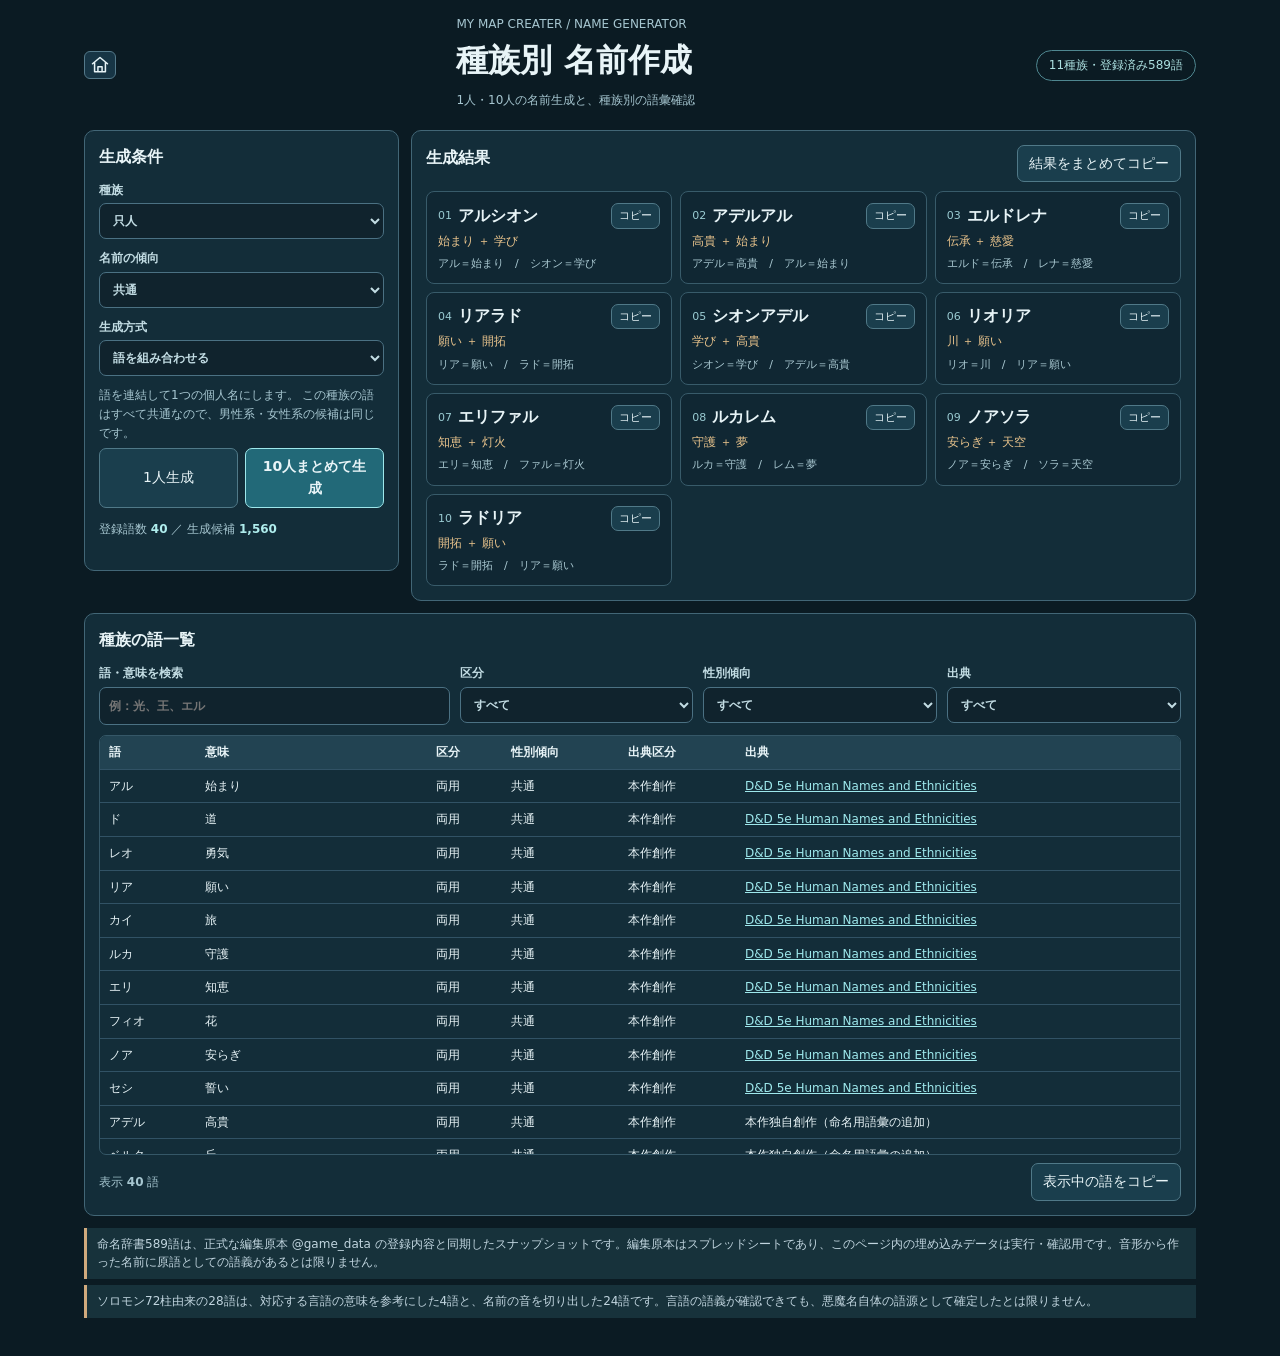
<file: rebuild/name-generator.html>
<!doctype html><html lang="ja"><head><meta charset="UTF-8"><meta name="viewport" content="width=device-width,initial-scale=1,viewport-fit=cover"><title>名前作成｜MyMapCreater</title><style>
:root{color-scheme:dark;--ink:#e8f4f7;--muted:#a6c6d0;--line:#426676;--pane:#132d39}
*{box-sizing:border-box}body{margin:0;background:#0b1b23;color:var(--ink);font:14px/1.55 system-ui,-apple-system,"Noto Sans JP",sans-serif}
main{max-width:1160px;margin:auto;padding:15px clamp(10px,2vw,24px) 32px}
h1{font-size:clamp(24px,4vw,32px);margin:2px 0}h2{font-size:16px;margin:0 0 11px}p{margin:6px 0}
.note{font-size:12px;color:var(--muted)}.head{display:flex;justify-content:space-between;align-items:center;gap:10px;flex-wrap:wrap;margin-bottom:14px}
.pill{border:1px solid #4f8790;color:#ace0e0;border-radius:22px;padding:5px 12px;font-size:12px}
.grid{display:grid;grid-template-columns:minmax(245px,315px) 1fr;gap:12px;align-items:start}
.panel{border:1px solid var(--line);background:var(--pane);border-radius:10px;padding:14px;margin-bottom:12px;min-width:0}
label{display:block;color:#c2dce3;font-size:12px;font-weight:700;margin-bottom:10px}
button,input,select{font:inherit;color:inherit}button{background:#1a3e4d;border:1px solid #507988;border-radius:7px;padding:7px 11px;cursor:pointer}
button.primary{background:#226978;border-color:#9ee8ec;font-weight:750}button:disabled{opacity:.5;cursor:not-allowed}
select,input{display:block;width:100%;background:#10232d;border:1px solid #4b7183;border-radius:7px;padding:9px;margin-top:4px}
button:focus-visible,select:focus-visible,input:focus-visible{outline:2px solid #9ee8ec;outline-offset:2px}
.actions{display:flex;gap:7px;flex-wrap:wrap}.actions button{flex:1}
.metric{margin-top:12px;color:var(--muted);font-size:12px}.metric b{color:#afeded}
#msg{color:#f3d09b;font-size:12px;min-height:1em}
.result-head{display:flex;justify-content:space-between;gap:8px;align-items:center;flex-wrap:wrap;margin-bottom:9px}
#results{display:grid;grid-template-columns:repeat(auto-fill,minmax(200px,1fr));gap:8px;max-height:470px;overflow:auto}
.result{border-radius:8px;border:1px solid #385b6a;background:#102733;padding:11px;min-width:0}
.result-top{display:flex;align-items:center;gap:6px}.result-top strong{font-size:16px;overflow-wrap:anywhere}.index{color:#9acbd2;font-size:11px}.mini{margin-left:auto;font-size:11px;padding:3px 7px}
.meaning{font-size:12px;color:#ebc58d;margin-top:3px}.parts{font-size:11px;color:#aac9d2;margin-top:5px}.empty{color:var(--muted)}
.filters{display:grid;grid-template-columns:minmax(150px,1.5fr) repeat(3,minmax(105px,1fr));gap:10px}
.table-scroll{max-height:420px;overflow:auto;border:1px solid #355767;border-radius:7px}
table{border-collapse:collapse;width:100%;font-size:12px}th,td{padding:7px 9px;text-align:left;border-bottom:1px solid #315265;white-space:nowrap}
th{position:sticky;top:0;background:#224352;z-index:1}td:nth-child(2),td:last-child{white-space:normal;min-width:130px}a{color:#9ee8ec}
.candidate{background:#22463f}.footer{display:flex;justify-content:space-between;align-items:center;gap:10px;margin-top:8px}
.warning{font-size:12px;color:#c1d5df;border-left:3px solid #d0aa7d;padding:7px 10px;background:#17323b}
@media(max-width:650px){.grid{grid-template-columns:1fr}.filters{grid-template-columns:1fr 1fr}.panel{padding:10px}#results{max-height:none}}
</style><link rel="stylesheet" href="../shared/tool-home.css?v=1"><script defer src="../shared/tool-home.js?v=1"></script></head><body><main>
<header class="head" data-tool-home><div><div class="note">MY MAP CREATER / NAME GENERATOR</div><h1>種族別 名前作成</h1><p class="note">1人・10人の名前生成と、種族別の語彙確認</p></div><span class="pill">11種族・登録済み589語</span></header>
<div class="grid"><section class="panel"><h2>生成条件</h2>
<label>種族<select id="race"></select></label>
<label>名前の傾向<select id="gender"><option>共通</option><option>男性系</option><option>女性系</option></select></label>
<label>生成方式<select id="mode"><option value="words">語を組み合わせる</option><option value="presets">既存の名前候補から選ぶ</option></select></label>
<p class="note" id="rule"></p>
<div class="actions"><button id="one" type="button">1人生成</button><button id="ten" class="primary" type="button">10人まとめて生成</button></div>
<p class="metric">登録語数 <b id="total"></b> ／ 生成候補 <b id="possible"></b></p><div id="msg" role="status"></div></section>
<section class="panel"><div class="result-head"><h2>生成結果</h2><button type="button" id="copyall">結果をまとめてコピー</button></div><div id="results"></div></section></div>
<section class="panel"><h2>種族の語一覧</h2><div class="filters">
<label>語・意味を検索<input id="search" type="search" placeholder="例：光、王、エル"></label>
<label>区分<select id="type"><option value="">すべて</option><option>接頭語</option><option>接尾語</option><option>両用</option></select></label>
<label>性別傾向<select id="sex"><option value="">すべて</option><option>共通</option><option>男性系</option><option>女性系</option></select></label>
<label>出典<select id="source"><option value="">すべて</option><option>本作創作</option><option>D&D参考</option><option value="語源参考">語源参考（19語）</option><option value="__solomon__">ソロモン72柱由来のみ（28語）</option></select></label></div>
<div class="table-scroll"><table><thead><tr><th>語</th><th>意味</th><th>区分</th><th>性別傾向</th><th>出典区分</th><th>出典</th></tr></thead><tbody id="lexicon"></tbody></table></div>
<div class="footer"><span class="note">表示 <b id="wordcount">0</b> 語</span><button type="button" id="copylex">表示中の語をコピー</button></div>
</section>
<p class="warning">命名辞書589語は、正式な編集原本 @game_data の登録内容と同期したスナップショットです。編集原本はスプレッドシートであり、このページ内の埋め込みデータは実行・確認用です。音形から作った名前に原語としての語義があるとは限りません。</p><p class="warning">ソロモン72柱由来の28語は、対応する言語の意味を参考にした4語と、名前の音を切り出した24語です。言語の語義が確認できても、悪魔名自体の語源として確定したとは限りません。</p>
<p class="warning" id="angel-note" hidden>注意：既存の天使「エル＝光」は本作独自の意味です。ヘブライ語の El は「神」ですが、元データは変更していません。</p>
</main><script id="embedded" type="application/json">{"lexicon":[{"種族":"只人","語":"アル","意味":"始まり","区分":"両用","性別傾向":"共通","使用可":true,"出典区分":"本作創作","出典":"D&D 5e Human Names and Ethnicities","備考":"既存の創作語。位置は両用として扱う（語の連結は本作独自の規則）。","出典URL":"https://www.dndbeyond.com/species/1-human"},{"種族":"只人","語":"ド","意味":"道","区分":"両用","性別傾向":"共通","使用可":true,"出典区分":"本作創作","出典":"D&D 5e Human Names and Ethnicities","備考":"既存の創作語。位置は両用として扱う（語の連結は本作独自の規則）。","出典URL":"https://www.dndbeyond.com/species/1-human"},{"種族":"只人","語":"レオ","意味":"勇気","区分":"両用","性別傾向":"共通","使用可":true,"出典区分":"本作創作","出典":"D&D 5e Human Names and Ethnicities","備考":"既存の創作語。位置は両用として扱う（語の連結は本作独自の規則）。","出典URL":"https://www.dndbeyond.com/species/1-human"},{"種族":"只人","語":"リア","意味":"願い","区分":"両用","性別傾向":"共通","使用可":true,"出典区分":"本作創作","出典":"D&D 5e Human Names and Ethnicities","備考":"既存の創作語。位置は両用として扱う（語の連結は本作独自の規則）。","出典URL":"https://www.dndbeyond.com/species/1-human"},{"種族":"只人","語":"カイ","意味":"旅","区分":"両用","性別傾向":"共通","使用可":true,"出典区分":"本作創作","出典":"D&D 5e Human Names and Ethnicities","備考":"既存の創作語。位置は両用として扱う（語の連結は本作独自の規則）。","出典URL":"https://www.dndbeyond.com/species/1-human"},{"種族":"只人","語":"ルカ","意味":"守護","区分":"両用","性別傾向":"共通","使用可":true,"出典区分":"本作創作","出典":"D&D 5e Human Names and Ethnicities","備考":"既存の創作語。位置は両用として扱う（語の連結は本作独自の規則）。","出典URL":"https://www.dndbeyond.com/species/1-human"},{"種族":"只人","語":"エリ","意味":"知恵","区分":"両用","性別傾向":"共通","使用可":true,"出典区分":"本作創作","出典":"D&D 5e Human Names and Ethnicities","備考":"既存の創作語。位置は両用として扱う（語の連結は本作独自の規則）。","出典URL":"https://www.dndbeyond.com/species/1-human"},{"種族":"只人","語":"フィオ","意味":"花","区分":"両用","性別傾向":"共通","使用可":true,"出典区分":"本作創作","出典":"D&D 5e Human Names and Ethnicities","備考":"既存の創作語。位置は両用として扱う（語の連結は本作独自の規則）。","出典URL":"https://www.dndbeyond.com/species/1-human"},{"種族":"只人","語":"ノア","意味":"安らぎ","区分":"両用","性別傾向":"共通","使用可":true,"出典区分":"本作創作","出典":"D&D 5e Human Names and Ethnicities","備考":"既存の創作語。位置は両用として扱う（語の連結は本作独自の規則）。","出典URL":"https://www.dndbeyond.com/species/1-human"},{"種族":"只人","語":"セシ","意味":"誓い","区分":"両用","性別傾向":"共通","使用可":true,"出典区分":"本作創作","出典":"D&D 5e Human Names and Ethnicities","備考":"既存の創作語。位置は両用として扱う（語の連結は本作独自の規則）。","出典URL":"https://www.dndbeyond.com/species/1-human"},{"種族":"エルフ","語":"エイル","意味":"騎士","区分":"接頭語","性別傾向":"共通","使用可":true,"出典区分":"D&D参考","出典":"https://anyflip.com/myubd/welk/basic/","備考":"原典の命名用語彙。カタカナは便宜的な読み。","出典URL":"https://anyflip.com/myubd/welk/basic/"},{"種族":"エルフ","語":"エア","意味":"法・秩序","区分":"接頭語","性別傾向":"共通","使用可":true,"出典区分":"D&D参考","出典":"https://anyflip.com/myubd/welk/basic/","備考":"原典の命名用語彙。カタカナは便宜的な読み。","出典URL":"https://anyflip.com/myubd/welk/basic/"},{"種族":"エルフ","語":"アフ","意味":"輪","区分":"接頭語","性別傾向":"共通","使用可":true,"出典区分":"D&D参考","出典":"https://anyflip.com/myubd/welk/basic/","備考":"原典の命名用語彙。カタカナは便宜的な読み。","出典URL":"https://anyflip.com/myubd/welk/basic/"},{"種族":"エルフ","語":"アー","意味":"狡猾","区分":"接頭語","性別傾向":"共通","使用可":true,"出典区分":"D&D参考","出典":"https://anyflip.com/myubd/welk/basic/","備考":"原典の命名用語彙。カタカナは便宜的な読み。","出典URL":"https://anyflip.com/myubd/welk/basic/"},{"種族":"エルフ","語":"アル","意味":"海","区分":"接頭語","性別傾向":"共通","使用可":true,"出典区分":"D&D参考","出典":"https://anyflip.com/myubd/welk/basic/","備考":"原典の命名用語彙。カタカナは便宜的な読み。","出典URL":"https://anyflip.com/myubd/welk/basic/"},{"種族":"エルフ","語":"アマ","意味":"美","区分":"接頭語","性別傾向":"共通","使用可":true,"出典区分":"D&D参考","出典":"https://anyflip.com/myubd/welk/basic/","備考":"原典の命名用語彙。カタカナは便宜的な読み。","出典URL":"https://anyflip.com/myubd/welk/basic/"},{"種族":"エルフ","語":"アンサー","意味":"ルーン","区分":"接頭語","性別傾向":"共通","使用可":true,"出典区分":"D&D参考","出典":"https://anyflip.com/myubd/welk/basic/","備考":"原典の命名用語彙。カタカナは便宜的な読み。","出典URL":"https://anyflip.com/myubd/welk/basic/"},{"種族":"エルフ","語":"アリ","意味":"銀","区分":"接頭語","性別傾向":"共通","使用可":true,"出典区分":"D&D参考","出典":"https://anyflip.com/myubd/welk/basic/","備考":"原典の命名用語彙。カタカナは便宜的な読み。","出典URL":"https://anyflip.com/myubd/welk/basic/"},{"種族":"エルフ","語":"アザ","意味":"生命","区分":"接頭語","性別傾向":"共通","使用可":true,"出典区分":"D&D参考","出典":"https://anyflip.com/myubd/welk/basic/","備考":"原典の命名用語彙。カタカナは便宜的な読み。","出典URL":"https://anyflip.com/myubd/welk/basic/"},{"種族":"エルフ","語":"ベイル","意味":"守護者","区分":"接頭語","性別傾向":"共通","使用可":true,"出典区分":"D&D参考","出典":"https://anyflip.com/myubd/welk/basic/","備考":"原典の命名用語彙。カタカナは便宜的な読み。","出典URL":"https://anyflip.com/myubd/welk/basic/"},{"種族":"エルフ","語":"ベス","意味":"誓い","区分":"接頭語","性別傾向":"共通","使用可":true,"出典区分":"D&D参考","出典":"https://anyflip.com/myubd/welk/basic/","備考":"原典の命名用語彙。カタカナは便宜的な読み。","出典URL":"https://anyflip.com/myubd/welk/basic/"},{"種族":"エルフ","語":"カエル","意味":"弓・矢","区分":"接頭語","性別傾向":"共通","使用可":true,"出典区分":"D&D参考","出典":"https://anyflip.com/myubd/welk/basic/","備考":"原典の命名用語彙。カタカナは便宜的な読み。","出典URL":"https://anyflip.com/myubd/welk/basic/"},{"種族":"エルフ","語":"カル","意味":"信仰","区分":"接頭語","性別傾向":"共通","使用可":true,"出典区分":"D&D参考","出典":"https://anyflip.com/myubd/welk/basic/","備考":"原典の命名用語彙。カタカナは便宜的な読み。","出典URL":"https://anyflip.com/myubd/welk/basic/"},{"種族":"エルフ","語":"カス","意味":"伝令","区分":"接頭語","性別傾向":"共通","使用可":true,"出典区分":"D&D参考","出典":"https://anyflip.com/myubd/welk/basic/","備考":"原典の命名用語彙。カタカナは便宜的な読み。","出典URL":"https://anyflip.com/myubd/welk/basic/"},{"種族":"エルフ","語":"クラー","意味":"薔薇","区分":"接頭語","性別傾向":"共通","使用可":true,"出典区分":"D&D参考","出典":"https://anyflip.com/myubd/welk/basic/","備考":"原典の命名用語彙。カタカナは便宜的な読み。","出典URL":"https://anyflip.com/myubd/welk/basic/"},{"種族":"エルフ","語":"コル","意味":"伝説","区分":"接頭語","性別傾向":"共通","使用可":true,"出典区分":"D&D参考","出典":"https://anyflip.com/myubd/welk/basic/","備考":"原典の命名用語彙。カタカナは便宜的な読み。","出典URL":"https://anyflip.com/myubd/welk/basic/"},{"種族":"エルフ","語":"デイ","意味":"白","区分":"接頭語","性別傾向":"共通","使用可":true,"出典区分":"D&D参考","出典":"https://anyflip.com/myubd/welk/basic/","備考":"原典の命名用語彙。カタカナは便宜的な読み。","出典URL":"https://anyflip.com/myubd/welk/basic/"},{"種族":"エルフ","語":"エリ","意味":"紺碧・青","区分":"接頭語","性別傾向":"共通","使用可":true,"出典区分":"D&D参考","出典":"https://anyflip.com/myubd/welk/basic/","備考":"原典の命名用語彙。カタカナは便宜的な読み。","出典URL":"https://anyflip.com/myubd/welk/basic/"},{"種族":"エルフ","語":"エイルス","意味":"鋭い","区分":"接頭語","性別傾向":"共通","使用可":true,"出典区分":"D&D参考","出典":"https://anyflip.com/myubd/welk/basic/","備考":"原典の命名用語彙。カタカナは便宜的な読み。","出典URL":"https://anyflip.com/myubd/welk/basic/"},{"種族":"エルフ","語":"フィ","意味":"雨","区分":"接頭語","性別傾向":"共通","使用可":true,"出典区分":"D&D参考","出典":"https://anyflip.com/myubd/welk/basic/","備考":"原典の命名用語彙。カタカナは便宜的な読み。","出典URL":"https://anyflip.com/myubd/welk/basic/"},{"種族":"エルフ","語":"フィル","意味":"闇","区分":"接頭語","性別傾向":"共通","使用可":true,"出典区分":"D&D参考","出典":"https://anyflip.com/myubd/welk/basic/","備考":"原典の命名用語彙。カタカナは便宜的な読み。","出典URL":"https://anyflip.com/myubd/welk/basic/"},{"種族":"エルフ","語":"フィス","意味":"光","区分":"接頭語","性別傾向":"共通","使用可":true,"出典区分":"D&D参考","出典":"https://anyflip.com/myubd/welk/basic/","備考":"原典の命名用語彙。カタカナは便宜的な読み。","出典URL":"https://anyflip.com/myubd/welk/basic/"},{"種族":"エルフ","語":"ガエル","意味":"ペガサス","区分":"接頭語","性別傾向":"共通","使用可":true,"出典区分":"D&D参考","出典":"https://anyflip.com/myubd/welk/basic/","備考":"原典の命名用語彙。カタカナは便宜的な読み。","出典URL":"https://anyflip.com/myubd/welk/basic/"},{"種族":"エルフ","語":"ガル","意味":"梟","区分":"接頭語","性別傾向":"共通","使用可":true,"出典区分":"D&D参考","出典":"https://anyflip.com/myubd/welk/basic/","備考":"原典の命名用語彙。カタカナは便宜的な読み。","出典URL":"https://anyflip.com/myubd/welk/basic/"},{"種族":"エルフ","語":"ギル","意味":"グリフィン","区分":"接頭語","性別傾向":"共通","使用可":true,"出典区分":"D&D参考","出典":"https://anyflip.com/myubd/welk/basic/","備考":"原典の命名用語彙。カタカナは便宜的な読み。","出典URL":"https://anyflip.com/myubd/welk/basic/"},{"種族":"エルフ","語":"ハー","意味":"自由","区分":"接頭語","性別傾向":"共通","使用可":true,"出典区分":"D&D参考","出典":"https://anyflip.com/myubd/welk/basic/","備考":"原典の命名用語彙。カタカナは便宜的な読み。","出典URL":"https://anyflip.com/myubd/welk/basic/"},{"種族":"エルフ","語":"イル","意味":"霧","区分":"接頭語","性別傾向":"共通","使用可":true,"出典区分":"D&D参考","出典":"https://anyflip.com/myubd/welk/basic/","備考":"原典の命名用語彙。カタカナは便宜的な読み。","出典URL":"https://anyflip.com/myubd/welk/basic/"},{"種族":"エルフ","語":"カー","意味":"竜","区分":"接頭語","性別傾向":"共通","使用可":true,"出典区分":"D&D参考","出典":"https://anyflip.com/myubd/welk/basic/","備考":"原典の命名用語彙。カタカナは便宜的な読み。","出典URL":"https://anyflip.com/myubd/welk/basic/"},{"種族":"エルフ","語":"カン","意味":"鷲","区分":"接頭語","性別傾向":"共通","使用可":true,"出典区分":"D&D参考","出典":"https://anyflip.com/myubd/welk/basic/","備考":"原典の命名用語彙。カタカナは便宜的な読み。","出典URL":"https://anyflip.com/myubd/welk/basic/"},{"種族":"エルフ","語":"ケル","意味":"呪文","区分":"接頭語","性別傾向":"共通","使用可":true,"出典区分":"D&D参考","出典":"https://anyflip.com/myubd/welk/basic/","備考":"原典の命名用語彙。カタカナは便宜的な読み。","出典URL":"https://anyflip.com/myubd/welk/basic/"},{"種族":"エルフ","語":"ケス","意味":"風","区分":"接頭語","性別傾向":"共通","使用可":true,"出典区分":"D&D参考","出典":"https://anyflip.com/myubd/welk/basic/","備考":"原典の命名用語彙。カタカナは便宜的な読み。","出典URL":"https://anyflip.com/myubd/welk/basic/"},{"種族":"エルフ","語":"コエ","意味":"大地","区分":"接頭語","性別傾向":"共通","使用可":true,"出典区分":"D&D参考","出典":"https://anyflip.com/myubd/welk/basic/","備考":"原典の命名用語彙。カタカナは便宜的な読み。","出典URL":"https://anyflip.com/myubd/welk/basic/"},{"種族":"エルフ","語":"ラフ","意味":"月","区分":"接頭語","性別傾向":"共通","使用可":true,"出典区分":"D&D参考","出典":"https://anyflip.com/myubd/welk/basic/","備考":"原典の命名用語彙。カタカナは便宜的な読み。","出典URL":"https://anyflip.com/myubd/welk/basic/"},{"種族":"エルフ","語":"ルー","意味":"謎","区分":"接頭語","性別傾向":"共通","使用可":true,"出典区分":"D&D参考","出典":"https://anyflip.com/myubd/welk/basic/","備考":"原典の命名用語彙。カタカナは便宜的な読み。","出典URL":"https://anyflip.com/myubd/welk/basic/"},{"種族":"エルフ","語":"マル","意味":"戦い","区分":"接頭語","性別傾向":"共通","使用可":true,"出典区分":"D&D参考","出典":"https://anyflip.com/myubd/welk/basic/","備考":"原典の命名用語彙。カタカナは便宜的な読み。","出典URL":"https://anyflip.com/myubd/welk/basic/"},{"種族":"エルフ","語":"ナイ","意味":"樫","区分":"接頭語","性別傾向":"共通","使用可":true,"出典区分":"D&D参考","出典":"https://anyflip.com/myubd/welk/basic/","備考":"原典の命名用語彙。カタカナは便宜的な読み。","出典URL":"https://anyflip.com/myubd/welk/basic/"},{"種族":"エルフ","語":"ヌー","意味":"希望","区分":"接頭語","性別傾向":"共通","使用可":true,"出典区分":"D&D参考","出典":"https://anyflip.com/myubd/welk/basic/","備考":"原典の命名用語彙。カタカナは便宜的な読み。","出典URL":"https://anyflip.com/myubd/welk/basic/"},{"種族":"エルフ","語":"ルア","意味":"星","区分":"接頭語","性別傾向":"共通","使用可":true,"出典区分":"D&D参考","出典":"https://anyflip.com/myubd/welk/basic/","備考":"原典の命名用語彙。カタカナは便宜的な読み。","出典URL":"https://anyflip.com/myubd/welk/basic/"},{"種族":"エルフ","語":"シャ","意味":"太陽","区分":"接頭語","性別傾向":"共通","使用可":true,"出典区分":"D&D参考","出典":"https://anyflip.com/myubd/welk/basic/","備考":"原典の命名用語彙。カタカナは便宜的な読み。","出典URL":"https://anyflip.com/myubd/welk/basic/"},{"種族":"エルフ","語":"シル","意味":"妖精","区分":"接頭語","性別傾向":"共通","使用可":true,"出典区分":"D&D参考","出典":"https://anyflip.com/myubd/welk/basic/","備考":"原典の命名用語彙。カタカナは便宜的な読み。","出典URL":"https://anyflip.com/myubd/welk/basic/"},{"種族":"エルフ","語":"ソル","意味":"歴史・記憶","区分":"接頭語","性別傾向":"共通","使用可":true,"出典区分":"D&D参考","出典":"https://anyflip.com/myubd/welk/basic/","備考":"原典の命名用語彙。カタカナは便宜的な読み。","出典URL":"https://anyflip.com/myubd/welk/basic/"},{"種族":"エルフ","語":"スム","意味":"水","区分":"接頭語","性別傾向":"共通","使用可":true,"出典区分":"D&D参考","出典":"https://anyflip.com/myubd/welk/basic/","備考":"原典の命名用語彙。カタカナは便宜的な読み。","出典URL":"https://anyflip.com/myubd/welk/basic/"},{"種族":"エルフ","語":"ティア","意味":"魔法","区分":"接頭語","性別傾向":"共通","使用可":true,"出典区分":"D&D参考","出典":"https://anyflip.com/myubd/welk/basic/","備考":"原典の命名用語彙。カタカナは便宜的な読み。","出典URL":"https://anyflip.com/myubd/welk/basic/"},{"種族":"エルフ","語":"トラ","意味":"樹木","区分":"接頭語","性別傾向":"共通","使用可":true,"出典区分":"D&D参考","出典":"https://anyflip.com/myubd/welk/basic/","備考":"原典の命名用語彙。カタカナは便宜的な読み。","出典URL":"https://anyflip.com/myubd/welk/basic/"},{"種族":"エルフ","語":"ティ","意味":"水晶","区分":"接頭語","性別傾向":"共通","使用可":true,"出典区分":"D&D参考","出典":"https://anyflip.com/myubd/welk/basic/","備考":"原典の命名用語彙。カタカナは便宜的な読み。","出典URL":"https://anyflip.com/myubd/welk/basic/"},{"種族":"エルフ","語":"ヴェル","意味":"平和","区分":"接頭語","性別傾向":"共通","使用可":true,"出典区分":"D&D参考","出典":"https://anyflip.com/myubd/welk/basic/","備考":"原典の命名用語彙。カタカナは便宜的な読み。","出典URL":"https://anyflip.com/myubd/welk/basic/"},{"種族":"エルフ","語":"ヴォン","意味":"氷","区分":"接頭語","性別傾向":"共通","使用可":true,"出典区分":"D&D参考","出典":"https://anyflip.com/myubd/welk/basic/","備考":"原典の命名用語彙。カタカナは便宜的な読み。","出典URL":"https://anyflip.com/myubd/welk/basic/"},{"種族":"エルフ","語":"ヤー","意味":"橋・道","区分":"接頭語","性別傾向":"共通","使用可":true,"出典区分":"D&D参考","出典":"https://anyflip.com/myubd/welk/basic/","備考":"原典の命名用語彙。カタカナは便宜的な読み。","出典URL":"https://anyflip.com/myubd/welk/basic/"},{"種族":"エルフ","語":"エ","意味":"囁き","区分":"接尾語","性別傾向":"共通","使用可":true,"出典区分":"D&D参考","出典":"https://anyflip.com/myubd/welk/basic/","備考":"原典の命名用語彙。カタカナは便宜的な読み。","出典URL":"https://anyflip.com/myubd/welk/basic/"},{"種族":"エルフ","語":"エル","意味":"偉大","区分":"接尾語","性別傾向":"共通","使用可":true,"出典区分":"D&D参考","出典":"https://anyflip.com/myubd/welk/basic/","備考":"原典の命名用語彙。カタカナは便宜的な読み。","出典URL":"https://anyflip.com/myubd/welk/basic/"},{"種族":"エルフ","語":"エアラ","意味":"歌・歌い手","区分":"接尾語","性別傾向":"共通","使用可":true,"出典区分":"D&D参考","出典":"https://anyflip.com/myubd/welk/basic/","備考":"原典の命名用語彙。カタカナは便宜的な読み。","出典URL":"https://anyflip.com/myubd/welk/basic/"},{"種族":"エルフ","語":"アイア","意味":"伴侶","区分":"接尾語","性別傾向":"共通","使用可":true,"出典区分":"D&D参考","出典":"https://anyflip.com/myubd/welk/basic/","備考":"原典の命名用語彙。カタカナは便宜的な読み。","出典URL":"https://anyflip.com/myubd/welk/basic/"},{"種族":"エルフ","語":"エイラ","意味":"故郷","区分":"接尾語","性別傾向":"共通","使用可":true,"出典区分":"D&D参考","出典":"https://anyflip.com/myubd/welk/basic/","備考":"原典の命名用語彙。カタカナは便宜的な読み。","出典URL":"https://anyflip.com/myubd/welk/basic/"},{"種族":"エルフ","語":"アラ","意味":"調和","区分":"接尾語","性別傾向":"共通","使用可":true,"出典区分":"D&D参考","出典":"https://anyflip.com/myubd/welk/basic/","備考":"原典の命名用語彙。カタカナは便宜的な読み。","出典URL":"https://anyflip.com/myubd/welk/basic/"},{"種族":"エルフ","語":"アリ","意味":"影","区分":"接尾語","性別傾向":"共通","使用可":true,"出典区分":"D&D参考","出典":"https://anyflip.com/myubd/welk/basic/","備考":"原典の命名用語彙。カタカナは便宜的な読み。","出典URL":"https://anyflip.com/myubd/welk/basic/"},{"種族":"エルフ","語":"アリー","意味":"春","区分":"接尾語","性別傾向":"共通","使用可":true,"出典区分":"D&D参考","出典":"https://anyflip.com/myubd/welk/basic/","備考":"原典の命名用語彙。カタカナは便宜的な読み。","出典URL":"https://anyflip.com/myubd/welk/basic/"},{"種族":"エルフ","語":"アロ","意味":"夏","区分":"接尾語","性別傾向":"共通","使用可":true,"出典区分":"D&D参考","出典":"https://anyflip.com/myubd/welk/basic/","備考":"原典の命名用語彙。カタカナは便宜的な読み。","出典URL":"https://anyflip.com/myubd/welk/basic/"},{"種族":"エルフ","語":"アヴェル","意味":"剣","区分":"接尾語","性別傾向":"共通","使用可":true,"出典区分":"D&D参考","出典":"https://anyflip.com/myubd/welk/basic/","備考":"原典の命名用語彙。カタカナは便宜的な読み。","出典URL":"https://anyflip.com/myubd/welk/basic/"},{"種族":"エルフ","語":"ダル","意味":"世界","区分":"接尾語","性別傾向":"共通","使用可":true,"出典区分":"D&D参考","出典":"https://anyflip.com/myubd/welk/basic/","備考":"原典の命名用語彙。カタカナは便宜的な読み。","出典URL":"https://anyflip.com/myubd/welk/basic/"},{"種族":"エルフ","語":"デス","意味":"永遠","区分":"接尾語","性別傾向":"共通","使用可":true,"出典区分":"D&D参考","出典":"https://anyflip.com/myubd/welk/basic/","備考":"原典の命名用語彙。カタカナは便宜的な読み。","出典URL":"https://anyflip.com/myubd/welk/basic/"},{"種族":"エルフ","語":"ドリム","意味":"飛翔","区分":"接尾語","性別傾向":"共通","使用可":true,"出典区分":"D&D参考","出典":"https://anyflip.com/myubd/welk/basic/","備考":"原典の命名用語彙。カタカナは便宜的な読み。","出典URL":"https://anyflip.com/myubd/welk/basic/"},{"種族":"エルフ","語":"ドゥル","意味":"木立","区分":"接尾語","性別傾向":"共通","使用可":true,"出典区分":"D&D参考","出典":"https://anyflip.com/myubd/welk/basic/","備考":"原典の命名用語彙。カタカナは便宜的な読み。","出典URL":"https://anyflip.com/myubd/welk/basic/"},{"種族":"エルフ","語":"エマル","意味":"名誉","区分":"接尾語","性別傾向":"共通","使用可":true,"出典区分":"D&D参考","出典":"https://anyflip.com/myubd/welk/basic/","備考":"原典の命名用語彙。カタカナは便宜的な読み。","出典URL":"https://anyflip.com/myubd/welk/basic/"},{"種族":"エルフ","語":"エン","意味":"秋","区分":"接尾語","性別傾向":"共通","使用可":true,"出典区分":"D&D参考","出典":"https://anyflip.com/myubd/welk/basic/","備考":"原典の命名用語彙。カタカナは便宜的な読み。","出典URL":"https://anyflip.com/myubd/welk/basic/"},{"種族":"エルフ","語":"エルル","意味":"冬","区分":"接尾語","性別傾向":"共通","使用可":true,"出典区分":"D&D参考","出典":"https://anyflip.com/myubd/welk/basic/","備考":"原典の命名用語彙。カタカナは便宜的な読み。","出典URL":"https://anyflip.com/myubd/welk/basic/"},{"種族":"エルフ","語":"フェル","意味":"湖","区分":"接尾語","性別傾向":"共通","使用可":true,"出典区分":"D&D参考","出典":"https://anyflip.com/myubd/welk/basic/","備考":"原典の命名用語彙。カタカナは便宜的な読み。","出典URL":"https://anyflip.com/myubd/welk/basic/"},{"種族":"エルフ","語":"ハル","意味":"知恵","区分":"接尾語","性別傾向":"共通","使用可":true,"出典区分":"D&D参考","出典":"https://anyflip.com/myubd/welk/basic/","備考":"原典の命名用語彙。カタカナは便宜的な読み。","出典URL":"https://anyflip.com/myubd/welk/basic/"},{"種族":"エルフ","語":"ヘル","意味":"悲しみ・涙","区分":"接尾語","性別傾向":"共通","使用可":true,"出典区分":"D&D参考","出典":"https://anyflip.com/myubd/welk/basic/","備考":"原典の命名用語彙。カタカナは便宜的な読み。","出典URL":"https://anyflip.com/myubd/welk/basic/"},{"種族":"エルフ","語":"イアン","意味":"君主","区分":"接尾語","性別傾向":"共通","使用可":true,"出典区分":"D&D参考","出典":"https://anyflip.com/myubd/welk/basic/","備考":"原典の命名用語彙。カタカナは便宜的な読み。","出典URL":"https://anyflip.com/myubd/welk/basic/"},{"種族":"エルフ","語":"イアト","意味":"炎","区分":"接尾語","性別傾向":"共通","使用可":true,"出典区分":"D&D参考","出典":"https://anyflip.com/myubd/welk/basic/","備考":"原典の命名用語彙。カタカナは便宜的な読み。","出典URL":"https://anyflip.com/myubd/welk/basic/"},{"種族":"エルフ","語":"イル","意味":"贈り物","区分":"接尾語","性別傾向":"共通","使用可":true,"出典区分":"D&D参考","出典":"https://anyflip.com/myubd/welk/basic/","備考":"原典の命名用語彙。カタカナは便宜的な読み。","出典URL":"https://anyflip.com/myubd/welk/basic/"},{"種族":"エルフ","語":"イン","意味":"兄弟姉妹","区分":"接尾語","性別傾向":"共通","使用可":true,"出典区分":"D&D参考","出典":"https://anyflip.com/myubd/welk/basic/","備考":"原典の命名用語彙。カタカナは便宜的な読み。","出典URL":"https://anyflip.com/myubd/welk/basic/"},{"種族":"エルフ","語":"イール","意味":"黄昏","区分":"接尾語","性別傾向":"共通","使用可":true,"出典区分":"D&D参考","出典":"https://anyflip.com/myubd/welk/basic/","備考":"原典の命名用語彙。カタカナは便宜的な読み。","出典URL":"https://anyflip.com/myubd/welk/basic/"},{"種族":"エルフ","語":"カシュ","意味":"運命","区分":"接尾語","性別傾向":"共通","使用可":true,"出典区分":"D&D参考","出典":"https://anyflip.com/myubd/welk/basic/","備考":"原典の命名用語彙。カタカナは便宜的な読み。","出典URL":"https://anyflip.com/myubd/welk/basic/"},{"種族":"エルフ","語":"キー","意味":"虚無・静寂","区分":"接尾語","性別傾向":"共通","使用可":true,"出典区分":"D&D参考","出典":"https://anyflip.com/myubd/welk/basic/","備考":"原典の命名用語彙。カタカナは便宜的な読み。","出典URL":"https://anyflip.com/myubd/welk/basic/"},{"種族":"エルフ","語":"ラス","意味":"野生","区分":"接尾語","性別傾向":"共通","使用可":true,"出典区分":"D&D参考","出典":"https://anyflip.com/myubd/welk/basic/","備考":"原典の命名用語彙。カタカナは便宜的な読み。","出典URL":"https://anyflip.com/myubd/welk/basic/"},{"種族":"エルフ","語":"リス","意味":"そよ風","区分":"接尾語","性別傾向":"共通","使用可":true,"出典区分":"D&D参考","出典":"https://anyflip.com/myubd/welk/basic/","備考":"原典の命名用語彙。カタカナは便宜的な読み。","出典URL":"https://anyflip.com/myubd/welk/basic/"},{"種族":"エルフ","語":"ロン","意味":"長・頭領","区分":"接尾語","性別傾向":"共通","使用可":true,"出典区分":"D&D参考","出典":"https://anyflip.com/myubd/welk/basic/","備考":"原典の命名用語彙。カタカナは便宜的な読み。","出典URL":"https://anyflip.com/myubd/welk/basic/"},{"種族":"エルフ","語":"マー","意味":"魔術師","区分":"接尾語","性別傾向":"共通","使用可":true,"出典区分":"D&D参考","出典":"https://anyflip.com/myubd/welk/basic/","備考":"原典の命名用語彙。カタカナは便宜的な読み。","出典URL":"https://anyflip.com/myubd/welk/basic/"},{"種族":"エルフ","語":"ミル","意味":"絆・約束","区分":"接尾語","性別傾向":"共通","使用可":true,"出典区分":"D&D参考","出典":"https://anyflip.com/myubd/welk/basic/","備考":"原典の命名用語彙。カタカナは便宜的な読み。","出典URL":"https://anyflip.com/myubd/welk/basic/"},{"種族":"エルフ","語":"ネス","意味":"心","区分":"接尾語","性別傾向":"共通","使用可":true,"出典区分":"D&D参考","出典":"https://anyflip.com/myubd/welk/basic/","備考":"原典の命名用語彙。カタカナは便宜的な読み。","出典URL":"https://anyflip.com/myubd/welk/basic/"},{"種族":"エルフ","語":"ニス","意味":"暁","区分":"接尾語","性別傾向":"共通","使用可":true,"出典区分":"D&D参考","出典":"https://anyflip.com/myubd/welk/basic/","備考":"原典の命名用語彙。カタカナは便宜的な読み。","出典URL":"https://anyflip.com/myubd/welk/basic/"},{"種族":"エルフ","語":"オン","意味":"守る者","区分":"接尾語","性別傾向":"共通","使用可":true,"出典区分":"D&D参考","出典":"https://anyflip.com/myubd/welk/basic/","備考":"原典の命名用語彙。カタカナは便宜的な読み。","出典URL":"https://anyflip.com/myubd/welk/basic/"},{"種族":"エルフ","語":"オル","意味":"花","区分":"接尾語","性別傾向":"共通","使用可":true,"出典区分":"D&D参考","出典":"https://anyflip.com/myubd/welk/basic/","備考":"原典の命名用語彙。カタカナは便宜的な読み。","出典URL":"https://anyflip.com/myubd/welk/basic/"},{"種族":"エルフ","語":"レイル","意味":"狩人","区分":"接尾語","性別傾向":"共通","使用可":true,"出典区分":"D&D参考","出典":"https://anyflip.com/myubd/welk/basic/","備考":"原典の命名用語彙。カタカナは便宜的な読み。","出典URL":"https://anyflip.com/myubd/welk/basic/"},{"種族":"エルフ","語":"レス","意味":"秘術","区分":"接尾語","性別傾向":"共通","使用可":true,"出典区分":"D&D参考","出典":"https://anyflip.com/myubd/welk/basic/","備考":"原典の命名用語彙。カタカナは便宜的な読み。","出典URL":"https://anyflip.com/myubd/welk/basic/"},{"種族":"エルフ","語":"ロ","意味":"歩む者","区分":"接尾語","性別傾向":"共通","使用可":true,"出典区分":"D&D参考","出典":"https://anyflip.com/myubd/welk/basic/","備考":"原典の命名用語彙。カタカナは便宜的な読み。","出典URL":"https://anyflip.com/myubd/welk/basic/"},{"種族":"エルフ","語":"セル","意味":"山","区分":"接尾語","性別傾向":"共通","使用可":true,"出典区分":"D&D参考","出典":"https://anyflip.com/myubd/welk/basic/","備考":"原典の命名用語彙。カタカナは便宜的な読み。","出典URL":"https://anyflip.com/myubd/welk/basic/"},{"種族":"エルフ","語":"テイ","意味":"愛","区分":"接尾語","性別傾向":"共通","使用可":true,"出典区分":"D&D参考","出典":"https://anyflip.com/myubd/welk/basic/","備考":"原典の命名用語彙。カタカナは便宜的な読み。","出典URL":"https://anyflip.com/myubd/welk/basic/"},{"種族":"エルフ","語":"サル","意味":"治癒","区分":"接尾語","性別傾向":"共通","使用可":true,"出典区分":"D&D参考","出典":"https://anyflip.com/myubd/welk/basic/","備考":"原典の命名用語彙。カタカナは便宜的な読み。","出典URL":"https://anyflip.com/myubd/welk/basic/"},{"種族":"エルフ","語":"シー","意味":"翼","区分":"接尾語","性別傾向":"共通","使用可":true,"出典区分":"D&D参考","出典":"https://anyflip.com/myubd/welk/basic/","備考":"原典の命名用語彙。カタカナは便宜的な読み。","出典URL":"https://anyflip.com/myubd/welk/basic/"},{"種族":"エルフ","語":"ヴァン","意味":"森","区分":"接尾語","性別傾向":"共通","使用可":true,"出典区分":"D&D参考","出典":"https://anyflip.com/myubd/welk/basic/","備考":"原典の命名用語彙。カタカナは便宜的な読み。","出典URL":"https://anyflip.com/myubd/welk/basic/"},{"種族":"エルフ","語":"ヴィア","意味":"幸運","区分":"接尾語","性別傾向":"共通","使用可":true,"出典区分":"D&D参考","出典":"https://anyflip.com/myubd/welk/basic/","備考":"原典の命名用語彙。カタカナは便宜的な読み。","出典URL":"https://anyflip.com/myubd/welk/basic/"},{"種族":"エルフ","語":"ヴィン","意味":"嵐","区分":"接尾語","性別傾向":"共通","使用可":true,"出典区分":"D&D参考","出典":"https://anyflip.com/myubd/welk/basic/","備考":"原典の命名用語彙。カタカナは便宜的な読み。","出典URL":"https://anyflip.com/myubd/welk/basic/"},{"種族":"エルフ","語":"ウィン","意味":"音楽","区分":"接尾語","性別傾向":"共通","使用可":true,"出典区分":"D&D参考","出典":"https://anyflip.com/myubd/welk/basic/","備考":"原典の命名用語彙。カタカナは便宜的な読み。","出典URL":"https://anyflip.com/myubd/welk/basic/"},{"種族":"エルフ","語":"ザイル","意味":"稲妻","区分":"接尾語","性別傾向":"共通","使用可":true,"出典区分":"D&D参考","出典":"https://anyflip.com/myubd/welk/basic/","備考":"原典の命名用語彙。カタカナは便宜的な読み。","出典URL":"https://anyflip.com/myubd/welk/basic/"},{"種族":"ドワーフ","語":"アル","意味":"鍛冶炉","区分":"接頭語","性別傾向":"共通","使用可":true,"出典区分":"D&D参考","出典":"https://anyflip.com/hewsi/dwfj/basic/","備考":"原典の命名用語彙。カタカナは便宜的な読み。","出典URL":"https://anyflip.com/hewsi/dwfj/basic/"},{"種族":"ドワーフ","語":"アン","意味":"敵・巨人","区分":"接頭語","性別傾向":"共通","使用可":true,"出典区分":"D&D参考","出典":"https://anyflip.com/hewsi/dwfj/basic/","備考":"原典の命名用語彙。カタカナは便宜的な読み。","出典URL":"https://anyflip.com/hewsi/dwfj/basic/"},{"種族":"ドワーフ","語":"アラ","意味":"血","区分":"接頭語","性別傾向":"共通","使用可":true,"出典区分":"D&D参考","出典":"https://anyflip.com/hewsi/dwfj/basic/","備考":"原典の命名用語彙。カタカナは便宜的な読み。","出典URL":"https://anyflip.com/hewsi/dwfj/basic/"},{"種族":"ドワーフ","語":"アズ","意味":"岩","区分":"接頭語","性別傾向":"共通","使用可":true,"出典区分":"D&D参考","出典":"https://anyflip.com/hewsi/dwfj/basic/","備考":"原典の命名用語彙。カタカナは便宜的な読み。","出典URL":"https://anyflip.com/hewsi/dwfj/basic/"},{"種族":"ドワーフ","語":"バル","意味":"怒り","区分":"接頭語","性別傾向":"共通","使用可":true,"出典区分":"D&D参考","出典":"https://anyflip.com/hewsi/dwfj/basic/","備考":"原典の命名用語彙。カタカナは便宜的な読み。","出典URL":"https://anyflip.com/hewsi/dwfj/basic/"},{"種族":"ドワーフ","語":"バー","意味":"圧倒する力","区分":"接頭語","性別傾向":"共通","使用可":true,"出典区分":"D&D参考","出典":"https://anyflip.com/hewsi/dwfj/basic/","備考":"原典の命名用語彙。カタカナは便宜的な読み。","出典URL":"https://anyflip.com/hewsi/dwfj/basic/"},{"種族":"ドワーフ","語":"バズ","意味":"炎","区分":"接頭語","性別傾向":"共通","使用可":true,"出典区分":"D&D参考","出典":"https://anyflip.com/hewsi/dwfj/basic/","備考":"原典の命名用語彙。カタカナは便宜的な読み。","出典URL":"https://anyflip.com/hewsi/dwfj/basic/"},{"種族":"ドワーフ","語":"ベル","意味":"第一","区分":"接頭語","性別傾向":"共通","使用可":true,"出典区分":"D&D参考","出典":"https://anyflip.com/hewsi/dwfj/basic/","備考":"原典の命名用語彙。カタカナは便宜的な読み。","出典URL":"https://anyflip.com/hewsi/dwfj/basic/"},{"種族":"ドワーフ","語":"ボフ","意味":"偉大・古代","区分":"接頭語","性別傾向":"共通","使用可":true,"出典区分":"D&D参考","出典":"https://anyflip.com/hewsi/dwfj/basic/","備考":"原典の命名用語彙。カタカナは便宜的な読み。","出典URL":"https://anyflip.com/hewsi/dwfj/basic/"},{"種族":"ドワーフ","語":"ボル","意味":"秘密","区分":"接頭語","性別傾向":"共通","使用可":true,"出典区分":"D&D参考","出典":"https://anyflip.com/hewsi/dwfj/basic/","備考":"原典の命名用語彙。カタカナは便宜的な読み。","出典URL":"https://anyflip.com/hewsi/dwfj/basic/"},{"種族":"ドワーフ","語":"ダル","意味":"重厚","区分":"接頭語","性別傾向":"共通","使用可":true,"出典区分":"D&D参考","出典":"https://anyflip.com/hewsi/dwfj/basic/","備考":"原典の命名用語彙。カタカナは便宜的な読み。","出典URL":"https://anyflip.com/hewsi/dwfj/basic/"},{"種族":"ドワーフ","語":"ダレ","意味":"燃焼","区分":"接頭語","性別傾向":"共通","使用可":true,"出典区分":"D&D参考","出典":"https://anyflip.com/hewsi/dwfj/basic/","備考":"原典の命名用語彙。カタカナは便宜的な読み。","出典URL":"https://anyflip.com/hewsi/dwfj/basic/"},{"種族":"ドワーフ","語":"デル","意味":"鋼","区分":"接頭語","性別傾向":"共通","使用可":true,"出典区分":"D&D参考","出典":"https://anyflip.com/hewsi/dwfj/basic/","備考":"原典の命名用語彙。カタカナは便宜的な読み。","出典URL":"https://anyflip.com/hewsi/dwfj/basic/"},{"種族":"ドワーフ","語":"ドル","意味":"武器・剣","区分":"接頭語","性別傾向":"共通","使用可":true,"出典区分":"D&D参考","出典":"https://anyflip.com/hewsi/dwfj/basic/","備考":"原典の命名用語彙。カタカナは便宜的な読み。","出典URL":"https://anyflip.com/hewsi/dwfj/basic/"},{"種族":"ドワーフ","語":"ドラ","意味":"赤","区分":"接頭語","性別傾向":"共通","使用可":true,"出典区分":"D&D参考","出典":"https://anyflip.com/hewsi/dwfj/basic/","備考":"原典の命名用語彙。カタカナは便宜的な読み。","出典URL":"https://anyflip.com/hewsi/dwfj/basic/"},{"種族":"ドワーフ","語":"ドゥエル","意味":"闇","区分":"接頭語","性別傾向":"共通","使用可":true,"出典区分":"D&D参考","出典":"https://anyflip.com/hewsi/dwfj/basic/","備考":"原典の命名用語彙。カタカナは便宜的な読み。","出典URL":"https://anyflip.com/hewsi/dwfj/basic/"},{"種族":"ドワーフ","語":"ドゥル","意味":"狼","区分":"接頭語","性別傾向":"共通","使用可":true,"出典区分":"D&D参考","出典":"https://anyflip.com/hewsi/dwfj/basic/","備考":"原典の命名用語彙。カタカナは便宜的な読み。","出典URL":"https://anyflip.com/hewsi/dwfj/basic/"},{"種族":"ドワーフ","語":"ドウォ","意味":"獰猛","区分":"接頭語","性別傾向":"共通","使用可":true,"出典区分":"D&D参考","出典":"https://anyflip.com/hewsi/dwfj/basic/","備考":"原典の命名用語彙。カタカナは便宜的な読み。","出典URL":"https://anyflip.com/hewsi/dwfj/basic/"},{"種族":"ドワーフ","語":"エル","意味":"ゴブリン・敵","区分":"接頭語","性別傾向":"共通","使用可":true,"出典区分":"D&D参考","出典":"https://anyflip.com/hewsi/dwfj/basic/","備考":"原典の命名用語彙。カタカナは便宜的な読み。","出典URL":"https://anyflip.com/hewsi/dwfj/basic/"},{"種族":"ドワーフ","語":"エリ","意味":"古き者","区分":"接頭語","性別傾向":"共通","使用可":true,"出典区分":"D&D参考","出典":"https://anyflip.com/hewsi/dwfj/basic/","備考":"原典の命名用語彙。カタカナは便宜的な読み。","出典URL":"https://anyflip.com/hewsi/dwfj/basic/"},{"種族":"ドワーフ","語":"ファル","意味":"強さ","区分":"接頭語","性別傾向":"共通","使用可":true,"出典区分":"D&D参考","出典":"https://anyflip.com/hewsi/dwfj/basic/","備考":"原典の命名用語彙。カタカナは便宜的な読み。","出典URL":"https://anyflip.com/hewsi/dwfj/basic/"},{"種族":"ドワーフ","語":"ファール","意味":"砦の","区分":"接頭語","性別傾向":"共通","使用可":true,"出典区分":"D&D参考","出典":"https://anyflip.com/hewsi/dwfj/basic/","備考":"原典の命名用語彙。カタカナは便宜的な読み。","出典URL":"https://anyflip.com/hewsi/dwfj/basic/"},{"種族":"ドワーフ","語":"ガル","意味":"熊","区分":"接頭語","性別傾向":"共通","使用可":true,"出典区分":"D&D参考","出典":"https://anyflip.com/hewsi/dwfj/basic/","備考":"原典の命名用語彙。カタカナは便宜的な読み。","出典URL":"https://anyflip.com/hewsi/dwfj/basic/"},{"種族":"ドワーフ","語":"ギル","意味":"炎","区分":"接頭語","性別傾向":"共通","使用可":true,"出典区分":"D&D参考","出典":"https://anyflip.com/hewsi/dwfj/basic/","備考":"原典の命名用語彙。カタカナは便宜的な読み。","出典URL":"https://anyflip.com/hewsi/dwfj/basic/"},{"種族":"ドワーフ","語":"ギム","意味":"喜び","区分":"接頭語","性別傾向":"共通","使用可":true,"出典区分":"D&D参考","出典":"https://anyflip.com/hewsi/dwfj/basic/","備考":"原典の命名用語彙。カタカナは便宜的な読み。","出典URL":"https://anyflip.com/hewsi/dwfj/basic/"},{"種族":"ドワーフ","語":"グラン","意味":"忘れられた","区分":"接頭語","性別傾向":"共通","使用可":true,"出典区分":"D&D参考","出典":"https://anyflip.com/hewsi/dwfj/basic/","備考":"原典の命名用語彙。カタカナは便宜的な読み。","出典URL":"https://anyflip.com/hewsi/dwfj/basic/"},{"種族":"ドワーフ","語":"グロル","意味":"銀・輝き","区分":"接頭語","性別傾向":"共通","使用可":true,"出典区分":"D&D参考","出典":"https://anyflip.com/hewsi/dwfj/basic/","備考":"原典の命名用語彙。カタカナは便宜的な読み。","出典URL":"https://anyflip.com/hewsi/dwfj/basic/"},{"種族":"ドワーフ","語":"ハル","意味":"頑強","区分":"接頭語","性別傾向":"共通","使用可":true,"出典区分":"D&D参考","出典":"https://anyflip.com/hewsi/dwfj/basic/","備考":"原典の命名用語彙。カタカナは便宜的な読み。","出典URL":"https://anyflip.com/hewsi/dwfj/basic/"},{"種族":"ドワーフ","語":"ヘル","意味":"神々の","区分":"接頭語","性別傾向":"共通","使用可":true,"出典区分":"D&D参考","出典":"https://anyflip.com/hewsi/dwfj/basic/","備考":"原典の命名用語彙。カタカナは便宜的な読み。","出典URL":"https://anyflip.com/hewsi/dwfj/basic/"},{"種族":"ドワーフ","語":"ジャル","意味":"オーク","区分":"接頭語","性別傾向":"共通","使用可":true,"出典区分":"D&D参考","出典":"https://anyflip.com/hewsi/dwfj/basic/","備考":"原典の命名用語彙。カタカナは便宜的な読み。","出典URL":"https://anyflip.com/hewsi/dwfj/basic/"},{"種族":"ドワーフ","語":"キル","意味":"誇り・力","区分":"接頭語","性別傾向":"共通","使用可":true,"出典区分":"D&D参考","出典":"https://anyflip.com/hewsi/dwfj/basic/","備考":"原典の命名用語彙。カタカナは便宜的な読み。","出典URL":"https://anyflip.com/hewsi/dwfj/basic/"},{"種族":"ドワーフ","語":"マル","意味":"金","区分":"接頭語","性別傾向":"共通","使用可":true,"出典区分":"D&D参考","出典":"https://anyflip.com/hewsi/dwfj/basic/","備考":"原典の命名用語彙。カタカナは便宜的な読み。","出典URL":"https://anyflip.com/hewsi/dwfj/basic/"},{"種族":"ドワーフ","語":"モル","意味":"勇敢","区分":"接頭語","性別傾向":"共通","使用可":true,"出典区分":"D&D参考","出典":"https://anyflip.com/hewsi/dwfj/basic/","備考":"原典の命名用語彙。カタカナは便宜的な読み。","出典URL":"https://anyflip.com/hewsi/dwfj/basic/"},{"種族":"ドワーフ","語":"ナル","意味":"名誉","区分":"接頭語","性別傾向":"共通","使用可":true,"出典区分":"D&D参考","出典":"https://anyflip.com/hewsi/dwfj/basic/","備考":"原典の命名用語彙。カタカナは便宜的な読み。","出典URL":"https://anyflip.com/hewsi/dwfj/basic/"},{"種族":"ドワーフ","語":"ノル","意味":"ミスリル","区分":"接頭語","性別傾向":"共通","使用可":true,"出典区分":"D&D参考","出典":"https://anyflip.com/hewsi/dwfj/basic/","備考":"原典の命名用語彙。カタカナは便宜的な読み。","出典URL":"https://anyflip.com/hewsi/dwfj/basic/"},{"種族":"ドワーフ","語":"ヌル","意味":"不動","区分":"接頭語","性別傾向":"共通","使用可":true,"出典区分":"D&D参考","出典":"https://anyflip.com/hewsi/dwfj/basic/","備考":"原典の命名用語彙。カタカナは便宜的な読み。","出典URL":"https://anyflip.com/hewsi/dwfj/basic/"},{"種族":"ドワーフ","語":"オル","意味":"宝石","区分":"接頭語","性別傾向":"共通","使用可":true,"出典区分":"D&D参考","出典":"https://anyflip.com/hewsi/dwfj/basic/","備考":"原典の命名用語彙。カタカナは便宜的な読み。","出典URL":"https://anyflip.com/hewsi/dwfj/basic/"},{"種族":"ドワーフ","語":"オヴ","意味":"機知・賢明","区分":"接頭語","性別傾向":"共通","使用可":true,"出典区分":"D&D参考","出典":"https://anyflip.com/hewsi/dwfj/basic/","備考":"原典の命名用語彙。カタカナは便宜的な読み。","出典URL":"https://anyflip.com/hewsi/dwfj/basic/"},{"種族":"ドワーフ","語":"ソル","意味":"高貴・忠誠","区分":"接頭語","性別傾向":"共通","使用可":true,"出典区分":"D&D参考","出典":"https://anyflip.com/hewsi/dwfj/basic/","備考":"原典の命名用語彙。カタカナは便宜的な読み。","出典URL":"https://anyflip.com/hewsi/dwfj/basic/"},{"種族":"ドワーフ","語":"ウル","意味":"死・頭蓋","区分":"接頭語","性別傾向":"共通","使用可":true,"出典区分":"D&D参考","出典":"https://anyflip.com/hewsi/dwfj/basic/","備考":"原典の命名用語彙。カタカナは便宜的な読み。","出典URL":"https://anyflip.com/hewsi/dwfj/basic/"},{"種族":"ドワーフ","語":"ヴァル","意味":"竜・魔法","区分":"接頭語","性別傾向":"共通","使用可":true,"出典区分":"D&D参考","出典":"https://anyflip.com/hewsi/dwfj/basic/","備考":"原典の命名用語彙。カタカナは便宜的な読み。","出典URL":"https://anyflip.com/hewsi/dwfj/basic/"},{"種族":"ドワーフ","語":"ヴォン","意味":"坑道","区分":"接頭語","性別傾向":"共通","使用可":true,"出典区分":"D&D参考","出典":"https://anyflip.com/hewsi/dwfj/basic/","備考":"原典の命名用語彙。カタカナは便宜的な読み。","出典URL":"https://anyflip.com/hewsi/dwfj/basic/"},{"種族":"ドワーフ","語":"ウェル","意味":"戦争","区分":"接頭語","性別傾向":"共通","使用可":true,"出典区分":"D&D参考","出典":"https://anyflip.com/hewsi/dwfj/basic/","備考":"原典の命名用語彙。カタカナは便宜的な読み。","出典URL":"https://anyflip.com/hewsi/dwfj/basic/"},{"種族":"ドワーフ","語":"フル","意味":"鉄","区分":"接頭語","性別傾向":"共通","使用可":true,"出典区分":"D&D参考","出典":"https://anyflip.com/hewsi/dwfj/basic/","備考":"原典の命名用語彙。カタカナは便宜的な読み。","出典URL":"https://anyflip.com/hewsi/dwfj/basic/"},{"種族":"ドワーフ","語":"ユル","意味":"ルーン","区分":"接頭語","性別傾向":"共通","使用可":true,"出典区分":"D&D参考","出典":"https://anyflip.com/hewsi/dwfj/basic/","備考":"原典の命名用語彙。カタカナは便宜的な読み。","出典URL":"https://anyflip.com/hewsi/dwfj/basic/"},{"種族":"ドワーフ","語":"エイム","意味":"討ち手","区分":"接尾語","性別傾向":"男性系","使用可":true,"出典区分":"D&D参考","出典":"https://anyflip.com/hewsi/dwfj/basic/","備考":"原典の命名用語彙。カタカナは便宜的な読み。","出典URL":"https://anyflip.com/hewsi/dwfj/basic/"},{"種族":"ドワーフ","語":"アイン","意味":"拳・打ち手","区分":"接尾語","性別傾向":"男性系","使用可":true,"出典区分":"D&D参考","出典":"https://anyflip.com/hewsi/dwfj/basic/","備考":"原典の命名用語彙。カタカナは便宜的な読み。","出典URL":"https://anyflip.com/hewsi/dwfj/basic/"},{"種族":"ドワーフ","語":"アク","意味":"斧・斬り手","区分":"接尾語","性別傾向":"男性系","使用可":true,"出典区分":"D&D参考","出典":"https://anyflip.com/hewsi/dwfj/basic/","備考":"原典の命名用語彙。カタカナは便宜的な読み。","出典URL":"https://anyflip.com/hewsi/dwfj/basic/"},{"種族":"ドワーフ","語":"アル","意味":"護衛","区分":"接尾語","性別傾向":"男性系","使用可":true,"出典区分":"D&D参考","出典":"https://anyflip.com/hewsi/dwfj/basic/","備考":"原典の命名用語彙。カタカナは便宜的な読み。","出典URL":"https://anyflip.com/hewsi/dwfj/basic/"},{"種族":"ドワーフ","語":"アウク","意味":"氏族員・職人","区分":"接尾語","性別傾向":"男性系","使用可":true,"出典区分":"D&D参考","出典":"https://anyflip.com/hewsi/dwfj/basic/","備考":"原典の命名用語彙。カタカナは便宜的な読み。","出典URL":"https://anyflip.com/hewsi/dwfj/basic/"},{"種族":"ドワーフ","語":"ディン","意味":"鍛冶師","区分":"接尾語","性別傾向":"男性系","使用可":true,"出典区分":"D&D参考","出典":"https://anyflip.com/hewsi/dwfj/basic/","備考":"原典の命名用語彙。カタカナは便宜的な読み。","出典URL":"https://anyflip.com/hewsi/dwfj/basic/"},{"種族":"ドワーフ","語":"エント","意味":"山","区分":"接尾語","性別傾向":"男性系","使用可":true,"出典区分":"D&D参考","出典":"https://anyflip.com/hewsi/dwfj/basic/","備考":"原典の命名用語彙。カタカナは便宜的な読み。","出典URL":"https://anyflip.com/hewsi/dwfj/basic/"},{"種族":"ドワーフ","語":"ガル","意味":"盾","区分":"接尾語","性別傾向":"男性系","使用可":true,"出典区分":"D&D参考","出典":"https://anyflip.com/hewsi/dwfj/basic/","備考":"原典の命名用語彙。カタカナは便宜的な読み。","出典URL":"https://anyflip.com/hewsi/dwfj/basic/"},{"種族":"ドワーフ","語":"ガン","意味":"石工","区分":"接尾語","性別傾向":"男性系","使用可":true,"出典区分":"D&D参考","出典":"https://anyflip.com/hewsi/dwfj/basic/","備考":"原典の命名用語彙。カタカナは便宜的な読み。","出典URL":"https://anyflip.com/hewsi/dwfj/basic/"},{"種族":"ドワーフ","語":"ゲン","意味":"石・石柱","区分":"接尾語","性別傾向":"男性系","使用可":true,"出典区分":"D&D参考","出典":"https://anyflip.com/hewsi/dwfj/basic/","備考":"原典の命名用語彙。カタカナは便宜的な読み。","出典URL":"https://anyflip.com/hewsi/dwfj/basic/"},{"種族":"ドワーフ","語":"グリム","意味":"永続","区分":"接尾語","性別傾向":"男性系","使用可":true,"出典区分":"D&D参考","出典":"https://anyflip.com/hewsi/dwfj/basic/","備考":"原典の命名用語彙。カタカナは便宜的な読み。","出典URL":"https://anyflip.com/hewsi/dwfj/basic/"},{"種族":"ドワーフ","語":"クラル","意味":"広間・城塞","区分":"接尾語","性別傾向":"男性系","使用可":true,"出典区分":"D&D参考","出典":"https://anyflip.com/hewsi/dwfj/basic/","備考":"原典の命名用語彙。カタカナは便宜的な読み。","出典URL":"https://anyflip.com/hewsi/dwfj/basic/"},{"種族":"ドワーフ","語":"ラク","意味":"槌・粉砕者","区分":"接尾語","性別傾向":"男性系","使用可":true,"出典区分":"D&D参考","出典":"https://anyflip.com/hewsi/dwfj/basic/","備考":"原典の命名用語彙。カタカナは便宜的な読み。","出典URL":"https://anyflip.com/hewsi/dwfj/basic/"},{"種族":"ドワーフ","語":"ラル","意味":"心・魂","区分":"接尾語","性別傾向":"男性系","使用可":true,"出典区分":"D&D参考","出典":"https://anyflip.com/hewsi/dwfj/basic/","備考":"原典の命名用語彙。カタカナは便宜的な読み。","出典URL":"https://anyflip.com/hewsi/dwfj/basic/"},{"種族":"ドワーフ","語":"サル","意味":"狩人・道案内","区分":"接尾語","性別傾向":"男性系","使用可":true,"出典区分":"D&D参考","出典":"https://anyflip.com/hewsi/dwfj/basic/","備考":"原典の命名用語彙。カタカナは便宜的な読み。","出典URL":"https://anyflip.com/hewsi/dwfj/basic/"},{"種族":"ドワーフ","語":"エイド","意味":"炉辺","区分":"接尾語","性別傾向":"女性系","使用可":true,"出典区分":"D&D参考","出典":"https://anyflip.com/hewsi/dwfj/basic/","備考":"原典の命名用語彙。カタカナは便宜的な読み。","出典URL":"https://anyflip.com/hewsi/dwfj/basic/"},{"種族":"ドワーフ","語":"アラ","意味":"祝福","区分":"接尾語","性別傾向":"女性系","使用可":true,"出典区分":"D&D参考","出典":"https://anyflip.com/hewsi/dwfj/basic/","備考":"原典の命名用語彙。カタカナは便宜的な読み。","出典URL":"https://anyflip.com/hewsi/dwfj/basic/"},{"種族":"ドワーフ","語":"ブリン","意味":"賢女","区分":"接尾語","性別傾向":"女性系","使用可":true,"出典区分":"D&D参考","出典":"https://anyflip.com/hewsi/dwfj/basic/","備考":"原典の命名用語彙。カタカナは便宜的な読み。","出典URL":"https://anyflip.com/hewsi/dwfj/basic/"},{"種族":"ドワーフ","語":"デス","意味":"守護者","区分":"接尾語","性別傾向":"女性系","使用可":true,"出典区分":"D&D参考","出典":"https://anyflip.com/hewsi/dwfj/basic/","備考":"原典の命名用語彙。カタカナは便宜的な読み。","出典URL":"https://anyflip.com/hewsi/dwfj/basic/"},{"種族":"ドワーフ","語":"ディス","意味":"贈り物・富","区分":"接尾語","性別傾向":"女性系","使用可":true,"出典区分":"D&D参考","出典":"https://anyflip.com/hewsi/dwfj/basic/","備考":"原典の命名用語彙。カタカナは便宜的な読み。","出典URL":"https://anyflip.com/hewsi/dwfj/basic/"},{"種族":"ドワーフ","語":"ドリド","意味":"紡ぎ手・織り手","区分":"接尾語","性別傾向":"女性系","使用可":true,"出典区分":"D&D参考","出典":"https://anyflip.com/hewsi/dwfj/basic/","備考":"原典の命名用語彙。カタカナは便宜的な読み。","出典URL":"https://anyflip.com/hewsi/dwfj/basic/"},{"種族":"ドワーフ","語":"ドリス","意味":"心・愛","区分":"接尾語","性別傾向":"女性系","使用可":true,"出典区分":"D&D参考","出典":"https://anyflip.com/hewsi/dwfj/basic/","備考":"原典の命名用語彙。カタカナは便宜的な読み。","出典URL":"https://anyflip.com/hewsi/dwfj/basic/"},{"種族":"ドワーフ","語":"グレット","意味":"娘","区分":"接尾語","性別傾向":"女性系","使用可":true,"出典区分":"D&D参考","出典":"https://anyflip.com/hewsi/dwfj/basic/","備考":"原典の命名用語彙。カタカナは便宜的な読み。","出典URL":"https://anyflip.com/hewsi/dwfj/basic/"},{"種族":"ドワーフ","語":"ヒルド","意味":"声・言葉","区分":"接尾語","性別傾向":"女性系","使用可":true,"出典区分":"D&D参考","出典":"https://anyflip.com/hewsi/dwfj/basic/","備考":"原典の命名用語彙。カタカナは便宜的な読み。","出典URL":"https://anyflip.com/hewsi/dwfj/basic/"},{"種族":"ドワーフ","語":"イナ","意味":"芸術・職人技","区分":"接尾語","性別傾向":"女性系","使用可":true,"出典区分":"D&D参考","出典":"https://anyflip.com/hewsi/dwfj/basic/","備考":"原典の命名用語彙。カタカナは便宜的な読み。","出典URL":"https://anyflip.com/hewsi/dwfj/basic/"},{"種族":"ドワーフ","語":"リン","意味":"歌・歌い手","区分":"接尾語","性別傾向":"女性系","使用可":true,"出典区分":"D&D参考","出典":"https://anyflip.com/hewsi/dwfj/basic/","備考":"原典の命名用語彙。カタカナは便宜的な読み。","出典URL":"https://anyflip.com/hewsi/dwfj/basic/"},{"種族":"ドワーフ","語":"モラ","意味":"予言者","区分":"接尾語","性別傾向":"女性系","使用可":true,"出典区分":"D&D参考","出典":"https://anyflip.com/hewsi/dwfj/basic/","備考":"原典の命名用語彙。カタカナは便宜的な読み。","出典URL":"https://anyflip.com/hewsi/dwfj/basic/"},{"種族":"ドワーフ","語":"レン","意味":"生命・誕生","区分":"接尾語","性別傾向":"女性系","使用可":true,"出典区分":"D&D参考","出典":"https://anyflip.com/hewsi/dwfj/basic/","備考":"原典の命名用語彙。カタカナは便宜的な読み。","出典URL":"https://anyflip.com/hewsi/dwfj/basic/"},{"種族":"ドワーフ","語":"シャル","意味":"月","区分":"接尾語","性別傾向":"女性系","使用可":true,"出典区分":"D&D参考","出典":"https://anyflip.com/hewsi/dwfj/basic/","備考":"原典の命名用語彙。カタカナは便宜的な読み。","出典URL":"https://anyflip.com/hewsi/dwfj/basic/"},{"種族":"ドワーフ","語":"ウィン","意味":"優美","区分":"接尾語","性別傾向":"女性系","使用可":true,"出典区分":"D&D参考","出典":"https://anyflip.com/hewsi/dwfj/basic/","備考":"原典の命名用語彙。カタカナは便宜的な読み。","出典URL":"https://anyflip.com/hewsi/dwfj/basic/"},{"種族":"獣人","語":"ラウ","意味":"群れ","区分":"両用","性別傾向":"共通","使用可":true,"出典区分":"本作創作","出典":"Pathfinder 2e Lost Omens Ancestry Guide／Beastkin","備考":"既存の創作語。位置は両用として扱う（語の連結は本作独自の規則）。","出典URL":"https://pathdb.net/heritage/beastkin"},{"種族":"獣人","語":"ガ","意味":"牙","区分":"両用","性別傾向":"共通","使用可":true,"出典区分":"本作創作","出典":"Pathfinder 2e Lost Omens Ancestry Guide／Beastkin","備考":"既存の創作語。位置は両用として扱う（語の連結は本作独自の規則）。","出典URL":"https://pathdb.net/heritage/beastkin"},{"種族":"獣人","語":"ゼン","意味":"俊足","区分":"両用","性別傾向":"共通","使用可":true,"出典区分":"本作創作","出典":"Pathfinder 2e Lost Omens Ancestry Guide／Beastkin","備考":"既存の創作語。位置は両用として扱う（語の連結は本作独自の規則）。","出典URL":"https://pathdb.net/heritage/beastkin"},{"種族":"獣人","語":"カル","意味":"狩猟","区分":"両用","性別傾向":"共通","使用可":true,"出典区分":"本作創作","出典":"Pathfinder 2e Lost Omens Ancestry Guide／Beastkin","備考":"既存の創作語。位置は両用として扱う（語の連結は本作独自の規則）。","出典URL":"https://pathdb.net/heritage/beastkin"},{"種族":"獣人","語":"レグ","意味":"縄張り","区分":"両用","性別傾向":"共通","使用可":true,"出典区分":"本作創作","出典":"Pathfinder 2e Lost Omens Ancestry Guide／Beastkin","備考":"既存の創作語。位置は両用として扱う（語の連結は本作独自の規則）。","出典URL":"https://pathdb.net/heritage/beastkin"},{"種族":"獣人","語":"バル","意味":"咆哮","区分":"両用","性別傾向":"共通","使用可":true,"出典区分":"本作創作","出典":"Pathfinder 2e Lost Omens Ancestry Guide／Beastkin","備考":"既存の創作語。位置は両用として扱う（語の連結は本作独自の規則）。","出典URL":"https://pathdb.net/heritage/beastkin"},{"種族":"獣人","語":"シグ","意味":"絆","区分":"両用","性別傾向":"共通","使用可":true,"出典区分":"本作創作","出典":"Pathfinder 2e Lost Omens Ancestry Guide／Beastkin","備考":"既存の創作語。位置は両用として扱う（語の連結は本作独自の規則）。","出典URL":"https://pathdb.net/heritage/beastkin"},{"種族":"獣人","語":"ロア","意味":"遠吠え","区分":"両用","性別傾向":"共通","使用可":true,"出典区分":"本作創作","出典":"Pathfinder 2e Lost Omens Ancestry Guide／Beastkin","備考":"既存の創作語。位置は両用として扱う（語の連結は本作独自の規則）。","出典URL":"https://pathdb.net/heritage/beastkin"},{"種族":"獣人","語":"グラウ","意味":"爪","区分":"両用","性別傾向":"共通","使用可":true,"出典区分":"本作創作","出典":"Pathfinder 2e Lost Omens Ancestry Guide／Beastkin","備考":"既存の創作語。位置は両用として扱う（語の連結は本作独自の規則）。","出典URL":"https://pathdb.net/heritage/beastkin"},{"種族":"獣人","語":"リュナ","意味":"月夜","区分":"両用","性別傾向":"共通","使用可":true,"出典区分":"本作創作","出典":"Pathfinder 2e Lost Omens Ancestry Guide／Beastkin","備考":"既存の創作語。位置は両用として扱う（語の連結は本作独自の規則）。","出典URL":"https://pathdb.net/heritage/beastkin"},{"種族":"竜人","語":"ダラストリクス","意味":"竜","区分":"両用","性別傾向":"共通","使用可":true,"出典区分":"D&D参考","出典":"https://anyflip.com/myubd/htmn/basic/101-150","備考":"原典の一般竜語。人名への転用は本作独自。カタカナは便宜的な読み。","出典URL":"https://anyflip.com/myubd/htmn/basic/101-150"},{"種族":"竜人","語":"イクセン","意味":"炎","区分":"両用","性別傾向":"共通","使用可":true,"出典区分":"D&D参考","出典":"https://anyflip.com/myubd/htmn/basic/101-150","備考":"原典の一般竜語。人名への転用は本作独自。カタカナは便宜的な読み。","出典URL":"https://anyflip.com/myubd/htmn/basic/101-150"},{"種族":"竜人","語":"ケペスク","意味":"嵐","区分":"両用","性別傾向":"共通","使用可":true,"出典区分":"D&D参考","出典":"https://anyflip.com/myubd/htmn/basic/101-150","備考":"原典の一般竜語。人名への転用は本作独自。カタカナは便宜的な読み。","出典URL":"https://anyflip.com/myubd/htmn/basic/101-150"},{"種族":"竜人","語":"イスク","意味":"星","区分":"両用","性別傾向":"共通","使用可":true,"出典区分":"D&D参考","出典":"https://anyflip.com/myubd/htmn/basic/101-150","備考":"原典の一般竜語。人名への転用は本作独自。カタカナは便宜的な読み。","出典URL":"https://anyflip.com/myubd/htmn/basic/101-150"},{"種族":"竜人","語":"トロス","意味":"守る","区分":"両用","性別傾向":"共通","使用可":true,"出典区分":"D&D参考","出典":"https://anyflip.com/myubd/htmn/basic/101-150","備考":"原典の一般竜語。人名への転用は本作独自。カタカナは便宜的な読み。","出典URL":"https://anyflip.com/myubd/htmn/basic/101-150"},{"種族":"竜人","語":"アルカニス","意味":"魔法","区分":"両用","性別傾向":"共通","使用可":true,"出典区分":"D&D参考","出典":"https://anyflip.com/myubd/htmn/basic/101-150","備考":"原典の一般竜語。人名への転用は本作独自。カタカナは便宜的な読み。","出典URL":"https://anyflip.com/myubd/htmn/basic/101-150"},{"種族":"竜人","語":"ヴィヴェクス","意味":"勝利","区分":"両用","性別傾向":"共通","使用可":true,"出典区分":"D&D参考","出典":"https://anyflip.com/myubd/htmn/basic/101-150","備考":"原典の一般竜語。人名への転用は本作独自。カタカナは便宜的な読み。","出典URL":"https://anyflip.com/myubd/htmn/basic/101-150"},{"種族":"竜人","語":"ヴェルシチャ","意味":"山","区分":"両用","性別傾向":"共通","使用可":true,"出典区分":"D&D参考","出典":"https://anyflip.com/myubd/htmn/basic/101-150","備考":"原典の一般竜語。人名への転用は本作独自。カタカナは便宜的な読み。","出典URL":"https://anyflip.com/myubd/htmn/basic/101-150"},{"種族":"竜人","語":"アウリクス","意味":"金","区分":"両用","性別傾向":"共通","使用可":true,"出典区分":"D&D参考","出典":"https://anyflip.com/myubd/htmn/basic/101-150","備考":"原典の一般竜語。人名への転用は本作独自。カタカナは便宜的な読み。","出典URL":"https://anyflip.com/myubd/htmn/basic/101-150"},{"種族":"竜人","語":"イェジル","意味":"血","区分":"両用","性別傾向":"共通","使用可":true,"出典区分":"D&D参考","出典":"https://anyflip.com/myubd/htmn/basic/101-150","備考":"原典の一般竜語。人名への転用は本作独自。カタカナは便宜的な読み。","出典URL":"https://anyflip.com/myubd/htmn/basic/101-150"},{"種族":"竜人","語":"スヴェアルギス","意味":"勇気","区分":"両用","性別傾向":"共通","使用可":true,"出典区分":"D&D参考","出典":"https://anyflip.com/myubd/htmn/basic/101-150","備考":"原典の一般竜語。人名への転用は本作独自。カタカナは便宜的な読み。","出典URL":"https://anyflip.com/myubd/htmn/basic/101-150"},{"種族":"竜人","語":"ヴァルガク","意味":"戦い","区分":"両用","性別傾向":"共通","使用可":true,"出典区分":"D&D参考","出典":"https://anyflip.com/myubd/htmn/basic/101-150","備考":"原典の一般竜語。人名への転用は本作独自。カタカナは便宜的な読み。","出典URL":"https://anyflip.com/myubd/htmn/basic/101-150"},{"種族":"竜人","語":"ヴォレル","意味":"美しい","区分":"両用","性別傾向":"共通","使用可":true,"出典区分":"D&D参考","出典":"https://anyflip.com/myubd/htmn/basic/101-150","備考":"原典の一般竜語。人名への転用は本作独自。カタカナは便宜的な読み。","出典URL":"https://anyflip.com/myubd/htmn/basic/101-150"},{"種族":"竜人","語":"ヴサ","意味":"黒","区分":"両用","性別傾向":"共通","使用可":true,"出典区分":"D&D参考","出典":"https://anyflip.com/myubd/htmn/basic/101-150","備考":"原典の一般竜語。人名への転用は本作独自。カタカナは便宜的な読み。","出典URL":"https://anyflip.com/myubd/htmn/basic/101-150"},{"種族":"竜人","語":"ヴァエレ","意味":"洞窟","区分":"両用","性別傾向":"共通","使用可":true,"出典区分":"D&D参考","出典":"https://anyflip.com/myubd/htmn/basic/101-150","備考":"原典の一般竜語。人名への転用は本作独自。カタカナは便宜的な読み。","出典URL":"https://anyflip.com/myubd/htmn/basic/101-150"},{"種族":"竜人","語":"ヴィグナル","意味":"灰","区分":"両用","性別傾向":"共通","使用可":true,"出典区分":"D&D参考","出典":"https://anyflip.com/myubd/htmn/basic/101-150","備考":"原典の一般竜語。人名への転用は本作独自。カタカナは便宜的な読み。","出典URL":"https://anyflip.com/myubd/htmn/basic/101-150"},{"種族":"竜人","語":"リトリクス","意味":"鎧","区分":"両用","性別傾向":"共通","使用可":true,"出典区分":"D&D参考","出典":"https://anyflip.com/myubd/htmn/basic/101-150","備考":"原典の一般竜語。人名への転用は本作独自。カタカナは便宜的な読み。","出典URL":"https://anyflip.com/myubd/htmn/basic/101-150"},{"種族":"竜人","語":"クォルス","意味":"危険","区分":"両用","性別傾向":"共通","使用可":true,"出典区分":"D&D参考","出典":"https://anyflip.com/myubd/htmn/basic/101-150","備考":"原典の一般竜語。人名への転用は本作独自。カタカナは便宜的な読み。","出典URL":"https://anyflip.com/myubd/htmn/basic/101-150"},{"種族":"竜人","語":"ギクス","意味":"鉤爪","区分":"両用","性別傾向":"共通","使用可":true,"出典区分":"D&D参考","出典":"https://anyflip.com/myubd/htmn/basic/101-150","備考":"原典の一般竜語。人名への転用は本作独自。カタカナは便宜的な読み。","出典URL":"https://anyflip.com/myubd/htmn/basic/101-150"},{"種族":"竜人","語":"エダル","意味":"大地","区分":"両用","性別傾向":"共通","使用可":true,"出典区分":"D&D参考","出典":"https://anyflip.com/myubd/htmn/basic/101-150","備考":"原典の一般竜語。人名への転用は本作独自。カタカナは便宜的な読み。","出典URL":"https://anyflip.com/myubd/htmn/basic/101-150"},{"種族":"竜人","語":"カエシン","意味":"森","区分":"両用","性別傾向":"共通","使用可":true,"出典区分":"D&D参考","出典":"https://anyflip.com/myubd/htmn/basic/101-150","備考":"原典の一般竜語。人名への転用は本作独自。カタカナは便宜的な読み。","出典URL":"https://anyflip.com/myubd/htmn/basic/101-150"},{"種族":"竜人","語":"フルシ","意味":"砦","区分":"両用","性別傾向":"共通","使用可":true,"出典区分":"D&D参考","出典":"https://anyflip.com/myubd/htmn/basic/101-150","備考":"原典の一般竜語。人名への転用は本作独自。カタカナは便宜的な読み。","出典URL":"https://anyflip.com/myubd/htmn/basic/101-150"},{"種族":"竜人","語":"スリルル","意味":"友","区分":"両用","性別傾向":"共通","使用可":true,"出典区分":"D&D参考","出典":"https://anyflip.com/myubd/htmn/basic/101-150","備考":"原典の一般竜語。人名への転用は本作独自。カタカナは便宜的な読み。","出典URL":"https://anyflip.com/myubd/htmn/basic/101-150"},{"種族":"竜人","語":"ケセンド","意味":"宝石","区分":"両用","性別傾向":"共通","使用可":true,"出典区分":"D&D参考","出典":"https://anyflip.com/myubd/htmn/basic/101-150","備考":"原典の一般竜語。人名への転用は本作独自。カタカナは便宜的な読み。","出典URL":"https://anyflip.com/myubd/htmn/basic/101-150"},{"種族":"竜人","語":"イリスヴ","意味":"癒やす","区分":"両用","性別傾向":"共通","使用可":true,"出典区分":"D&D参考","出典":"https://anyflip.com/myubd/htmn/basic/101-150","備考":"原典の一般竜語。人名への転用は本作独自。カタカナは便宜的な読み。","出典URL":"https://anyflip.com/myubd/htmn/basic/101-150"},{"種族":"竜人","語":"イオス","意味":"聖なる","区分":"両用","性別傾向":"共通","使用可":true,"出典区分":"D&D参考","出典":"https://anyflip.com/myubd/htmn/basic/101-150","備考":"原典の一般竜語。人名への転用は本作独自。カタカナは便宜的な読み。","出典URL":"https://anyflip.com/myubd/htmn/basic/101-150"},{"種族":"竜人","語":"オカールセル","意味":"故郷","区分":"両用","性別傾向":"共通","使用可":true,"出典区分":"D&D参考","出典":"https://anyflip.com/myubd/htmn/basic/101-150","備考":"原典の一般竜語。人名への転用は本作独自。カタカナは便宜的な読み。","出典URL":"https://anyflip.com/myubd/htmn/basic/101-150"},{"種族":"竜人","語":"イルシル","意味":"知識","区分":"両用","性別傾向":"共通","使用可":true,"出典区分":"D&D参考","出典":"https://anyflip.com/myubd/htmn/basic/101-150","備考":"原典の一般竜語。人名への転用は本作独自。カタカナは便宜的な読み。","出典URL":"https://anyflip.com/myubd/htmn/basic/101-150"},{"種族":"竜人","語":"サジャク","意味":"影","区分":"両用","性別傾向":"共通","使用可":true,"出典区分":"D&D参考","出典":"https://anyflip.com/myubd/htmn/basic/101-150","備考":"原典の一般竜語。人名への転用は本作独自。カタカナは便宜的な読み。","出典URL":"https://anyflip.com/myubd/htmn/basic/101-150"},{"種族":"竜人","語":"ソルン","意味":"銀","区分":"両用","性別傾向":"共通","使用可":true,"出典区分":"D&D参考","出典":"https://anyflip.com/myubd/htmn/basic/101-150","備考":"原典の一般竜語。人名への転用は本作独自。カタカナは便宜的な読み。","出典URL":"https://anyflip.com/myubd/htmn/basic/101-150"},{"種族":"竜人","語":"ミーリク","意味":"歌","区分":"両用","性別傾向":"共通","使用可":true,"出典区分":"D&D参考","出典":"https://anyflip.com/myubd/htmn/basic/101-150","備考":"原典の一般竜語。人名への転用は本作独自。カタカナは便宜的な読み。","出典URL":"https://anyflip.com/myubd/htmn/basic/101-150"},{"種族":"竜人","語":"ネル","意味":"槍","区分":"両用","性別傾向":"共通","使用可":true,"出典区分":"D&D参考","出典":"https://anyflip.com/myubd/htmn/basic/101-150","備考":"原典の一般竜語。人名への転用は本作独自。カタカナは便宜的な読み。","出典URL":"https://anyflip.com/myubd/htmn/basic/101-150"},{"種族":"竜人","語":"ヴィス","意味":"鋼","区分":"両用","性別傾向":"共通","使用可":true,"出典区分":"D&D参考","出典":"https://anyflip.com/myubd/htmn/basic/101-150","備考":"原典の一般竜語。人名への転用は本作独自。カタカナは便宜的な読み。","出典URL":"https://anyflip.com/myubd/htmn/basic/101-150"},{"種族":"竜人","語":"テルネシュ","意味":"石","区分":"両用","性別傾向":"共通","使用可":true,"出典区分":"D&D参考","出典":"https://anyflip.com/myubd/htmn/basic/101-150","備考":"原典の一般竜語。人名への転用は本作独自。カタカナは便宜的な読み。","出典URL":"https://anyflip.com/myubd/htmn/basic/101-150"},{"種族":"竜人","語":"カエクス","意味":"剣","区分":"両用","性別傾向":"共通","使用可":true,"出典区分":"D&D参考","出典":"https://anyflip.com/myubd/htmn/basic/101-150","備考":"原典の一般竜語。人名への転用は本作独自。カタカナは便宜的な読み。","出典URL":"https://anyflip.com/myubd/htmn/basic/101-150"},{"種族":"竜人","語":"ラスヴィム","意味":"宝物","区分":"両用","性別傾向":"共通","使用可":true,"出典区分":"D&D参考","出典":"https://anyflip.com/myubd/htmn/basic/101-150","備考":"原典の一般竜語。人名への転用は本作独自。カタカナは便宜的な読み。","出典URL":"https://anyflip.com/myubd/htmn/basic/101-150"},{"種族":"竜人","語":"アリテ","意味":"戦争","区分":"両用","性別傾向":"共通","使用可":true,"出典区分":"D&D参考","出典":"https://anyflip.com/myubd/htmn/basic/101-150","備考":"原典の一般竜語。人名への転用は本作独自。カタカナは便宜的な読み。","出典URL":"https://anyflip.com/myubd/htmn/basic/101-150"},{"種族":"竜人","語":"ヘスジング","意味":"水","区分":"両用","性別傾向":"共通","使用可":true,"出典区分":"D&D参考","出典":"https://anyflip.com/myubd/htmn/basic/101-150","備考":"原典の一般竜語。人名への転用は本作独自。カタカナは便宜的な読み。","出典URL":"https://anyflip.com/myubd/htmn/basic/101-150"},{"種族":"竜人","語":"アルクス","意味":"谷","区分":"両用","性別傾向":"共通","使用可":true,"出典区分":"D&D参考","出典":"https://anyflip.com/myubd/htmn/basic/101-150","備考":"原典の一般竜語。人名への転用は本作独自。カタカナは便宜的な読み。","出典URL":"https://anyflip.com/myubd/htmn/basic/101-150"},{"種族":"竜人","語":"チャリル","意味":"赤","区分":"両用","性別傾向":"共通","使用可":true,"出典区分":"D&D参考","出典":"https://anyflip.com/myubd/htmn/basic/101-150","備考":"原典の一般竜語。人名への転用は本作独自。カタカナは便宜的な読み。","出典URL":"https://anyflip.com/myubd/htmn/basic/101-150"},{"種族":"竜人","語":"スヴェスヴェシュ","意味":"強い","区分":"両用","性別傾向":"共通","使用可":true,"出典区分":"D&D参考","出典":"https://anyflip.com/myubd/htmn/basic/101-150","備考":"原典の一般竜語。人名への転用は本作独自。カタカナは便宜的な読み。","出典URL":"https://anyflip.com/myubd/htmn/basic/101-150"},{"種族":"竜人","語":"マルティヴィル","意味":"平和","区分":"両用","性別傾向":"共通","使用可":true,"出典区分":"D&D参考","出典":"https://anyflip.com/myubd/htmn/basic/101-150","備考":"原典の一般竜語。人名への転用は本作独自。カタカナは便宜的な読み。","出典URL":"https://anyflip.com/myubd/htmn/basic/101-150"},{"種族":"竜人","語":"イルソス","意味":"秘密","区分":"両用","性別傾向":"共通","使用可":true,"出典区分":"D&D参考","出典":"https://anyflip.com/myubd/htmn/basic/101-150","備考":"原典の一般竜語。人名への転用は本作独自。カタカナは便宜的な読み。","出典URL":"https://anyflip.com/myubd/htmn/basic/101-150"},{"種族":"竜人","語":"オポス","意味":"雨","区分":"両用","性別傾向":"共通","使用可":true,"出典区分":"D&D参考","出典":"https://anyflip.com/myubd/htmn/basic/101-150","備考":"原典の一般竜語。人名への転用は本作独自。カタカナは便宜的な読み。","出典URL":"https://anyflip.com/myubd/htmn/basic/101-150"},{"種族":"竜人","語":"オシェルル","意味":"旅","区分":"両用","性別傾向":"共通","使用可":true,"出典区分":"D&D参考","出典":"https://anyflip.com/myubd/htmn/basic/101-150","備考":"原典の一般竜語。人名への転用は本作独自。カタカナは便宜的な読み。","出典URL":"https://anyflip.com/myubd/htmn/basic/101-150"},{"種族":"竜人","語":"ハウラク","意味":"運命","区分":"両用","性別傾向":"共通","使用可":true,"出典区分":"D&D参考","出典":"https://anyflip.com/myubd/htmn/basic/101-150","備考":"原典の一般竜語。人名への転用は本作独自。カタカナは便宜的な読み。","出典URL":"https://anyflip.com/myubd/htmn/basic/101-150"},{"種族":"竜人","語":"モリク","意味":"皮・鱗皮","区分":"両用","性別傾向":"共通","使用可":true,"出典区分":"D&D参考","出典":"https://anyflip.com/myubd/htmn/basic/101-150","備考":"原典の一般竜語。人名への転用は本作独自。カタカナは便宜的な読み。","出典URL":"https://anyflip.com/myubd/htmn/basic/101-150"},{"種族":"竜人","語":"ルエクス","意味":"死者","区分":"両用","性別傾向":"共通","使用可":true,"出典区分":"D&D参考","出典":"https://anyflip.com/myubd/htmn/basic/101-150","備考":"原典の一般竜語。人名への転用は本作独自。カタカナは便宜的な読み。","出典URL":"https://anyflip.com/myubd/htmn/basic/101-150"},{"種族":"竜人","語":"ロルスヴェク","意味":"予言","区分":"両用","性別傾向":"共通","使用可":true,"出典区分":"D&D参考","出典":"https://anyflip.com/myubd/htmn/basic/101-150","備考":"原典の一般竜語。人名への転用は本作独自。カタカナは便宜的な読み。","出典URL":"https://anyflip.com/myubd/htmn/basic/101-150"},{"種族":"竜人","語":"イリルム","意味":"敵","区分":"両用","性別傾向":"共通","使用可":true,"出典区分":"D&D参考","出典":"https://anyflip.com/myubd/htmn/basic/101-150","備考":"原典の一般竜語。人名への転用は本作独自。カタカナは便宜的な読み。","出典URL":"https://anyflip.com/myubd/htmn/basic/101-150"},{"種族":"竜人","語":"グロヴィスヴ","意味":"木","区分":"両用","性別傾向":"共通","使用可":true,"出典区分":"D&D参考","出典":"https://anyflip.com/myubd/htmn/basic/101-150","備考":"原典の一般竜語。人名への転用は本作独自。カタカナは便宜的な読み。","出典URL":"https://anyflip.com/myubd/htmn/basic/101-150"},{"種族":"竜人","語":"ミュンストレク","意味":"人間","区分":"両用","性別傾向":"共通","使用可":true,"出典区分":"D&D参考","出典":"https://anyflip.com/myubd/htmn/basic/101-150","備考":"原典の一般竜語。人名への転用は本作独自。カタカナは便宜的な読み。","出典URL":"https://anyflip.com/myubd/htmn/basic/101-150"},{"種族":"竜人","語":"レヴェシクス","意味":"魔術師","区分":"両用","性別傾向":"共通","使用可":true,"出典区分":"D&D参考","出典":"https://anyflip.com/myubd/htmn/basic/101-150","備考":"原典の一般竜語。人名への転用は本作独自。カタカナは便宜的な読み。","出典URL":"https://anyflip.com/myubd/htmn/basic/101-150"},{"種族":"竜人","語":"セウリヴ","意味":"眼","区分":"両用","性別傾向":"共通","使用可":true,"出典区分":"D&D参考","出典":"https://anyflip.com/myubd/htmn/basic/101-150","備考":"原典の一般竜語。人名への転用は本作独自。カタカナは便宜的な読み。","出典URL":"https://anyflip.com/myubd/htmn/basic/101-150"},{"種族":"竜人","語":"マエクリクス","意味":"指導者","区分":"両用","性別傾向":"共通","使用可":true,"出典区分":"D&D参考","出典":"https://anyflip.com/myubd/htmn/basic/101-150","備考":"原典の一般竜語。人名への転用は本作独自。カタカナは便宜的な読み。","出典URL":"https://anyflip.com/myubd/htmn/basic/101-150"},{"種族":"オーガ","語":"ゴル","意味":"戦い","区分":"両用","性別傾向":"共通","使用可":true,"出典区分":"本作創作","出典":"D&D 5e Ogre／使用言語","備考":"既存の創作語。位置は両用として扱う（語の連結は本作独自の規則）。","出典URL":"https://www.dndbeyond.com/sources/dnd/basic-rules-2014/monster-stat-blocks-o"},{"種族":"オーガ","語":"マク","意味":"勝利","区分":"両用","性別傾向":"共通","使用可":true,"出典区分":"本作創作","出典":"D&D 5e Ogre／使用言語","備考":"既存の創作語。位置は両用として扱う（語の連結は本作独自の規則）。","出典URL":"https://www.dndbeyond.com/sources/dnd/basic-rules-2014/monster-stat-blocks-o"},{"種族":"オーガ","語":"ガル","意味":"膂力","区分":"両用","性別傾向":"共通","使用可":true,"出典区分":"本作創作","出典":"D&D 5e Ogre／使用言語","備考":"既存の創作語。位置は両用として扱う（語の連結は本作独自の規則）。","出典URL":"https://www.dndbeyond.com/sources/dnd/basic-rules-2014/monster-stat-blocks-o"},{"種族":"オーガ","語":"ボル","意味":"岩腕","区分":"両用","性別傾向":"共通","使用可":true,"出典区分":"本作創作","出典":"D&D 5e Ogre／使用言語","備考":"既存の創作語。位置は両用として扱う（語の連結は本作独自の規則）。","出典URL":"https://www.dndbeyond.com/sources/dnd/basic-rules-2014/monster-stat-blocks-o"},{"種族":"オーガ","語":"ドラ","意味":"突破","区分":"両用","性別傾向":"共通","使用可":true,"出典区分":"本作創作","出典":"D&D 5e Ogre／使用言語","備考":"既存の創作語。位置は両用として扱う（語の連結は本作独自の規則）。","出典URL":"https://www.dndbeyond.com/sources/dnd/basic-rules-2014/monster-stat-blocks-o"},{"種族":"オーガ","語":"グロ","意味":"猛攻","区分":"両用","性別傾向":"共通","使用可":true,"出典区分":"本作創作","出典":"D&D 5e Ogre／使用言語","備考":"既存の創作語。位置は両用として扱う（語の連結は本作独自の規則）。","出典URL":"https://www.dndbeyond.com/sources/dnd/basic-rules-2014/monster-stat-blocks-o"},{"種族":"オーガ","語":"ザン","意味":"狩場","区分":"両用","性別傾向":"共通","使用可":true,"出典区分":"本作創作","出典":"D&D 5e Ogre／使用言語","備考":"既存の創作語。位置は両用として扱う（語の連結は本作独自の規則）。","出典URL":"https://www.dndbeyond.com/sources/dnd/basic-rules-2014/monster-stat-blocks-o"},{"種族":"オーガ","語":"バル","意味":"頭領","区分":"両用","性別傾向":"共通","使用可":true,"出典区分":"本作創作","出典":"D&D 5e Ogre／使用言語","備考":"既存の創作語。位置は両用として扱う（語の連結は本作独自の規則）。","出典URL":"https://www.dndbeyond.com/sources/dnd/basic-rules-2014/monster-stat-blocks-o"},{"種族":"オーガ","語":"ガズ","意味":"怒り","区分":"両用","性別傾向":"共通","使用可":true,"出典区分":"本作創作","出典":"D&D 5e Ogre／使用言語","備考":"既存の創作語。位置は両用として扱う（語の連結は本作独自の規則）。","出典URL":"https://www.dndbeyond.com/sources/dnd/basic-rules-2014/monster-stat-blocks-o"},{"種族":"オーガ","語":"モル","意味":"不屈","区分":"両用","性別傾向":"共通","使用可":true,"出典区分":"本作創作","出典":"D&D 5e Ogre／使用言語","備考":"既存の創作語。位置は両用として扱う（語の連結は本作独自の規則）。","出典URL":"https://www.dndbeyond.com/sources/dnd/basic-rules-2014/monster-stat-blocks-o"},{"種族":"巨人","語":"アト","意味":"天空","区分":"両用","性別傾向":"共通","使用可":true,"出典区分":"本作創作","出典":"D&D 5e Goliath Names／命名文化（近縁種からの参考）","備考":"既存の創作語。位置は両用として扱う（語の連結は本作独自の規則）。","出典URL":"https://www.dndbeyond.com/species/22-goliath"},{"種族":"巨人","語":"ラス","意味":"礎","区分":"両用","性別傾向":"共通","使用可":true,"出典区分":"本作創作","出典":"D&D 5e Goliath Names／命名文化（近縁種からの参考）","備考":"既存の創作語。位置は両用として扱う（語の連結は本作独自の規則）。","出典URL":"https://www.dndbeyond.com/species/22-goliath"},{"種族":"巨人","語":"ボル","意味":"巨岩","区分":"両用","性別傾向":"共通","使用可":true,"出典区分":"本作創作","出典":"D&D 5e Goliath Names／命名文化（近縁種からの参考）","備考":"既存の創作語。位置は両用として扱う（語の連結は本作独自の規則）。","出典URL":"https://www.dndbeyond.com/species/22-goliath"},{"種族":"巨人","語":"ガル","意味":"大地","区分":"両用","性別傾向":"共通","使用可":true,"出典区分":"本作創作","出典":"D&D 5e Goliath Names／命名文化（近縁種からの参考）","備考":"既存の創作語。位置は両用として扱う（語の連結は本作独自の規則）。","出典URL":"https://www.dndbeyond.com/species/22-goliath"},{"種族":"巨人","語":"トル","意味":"嵐","区分":"両用","性別傾向":"共通","使用可":true,"出典区分":"本作創作","出典":"D&D 5e Goliath Names／命名文化（近縁種からの参考）","備考":"既存の創作語。位置は両用として扱う（語の連結は本作独自の規則）。","出典URL":"https://www.dndbeyond.com/species/22-goliath"},{"種族":"巨人","語":"ガス","意味":"歩む","区分":"両用","性別傾向":"共通","使用可":true,"出典区分":"本作創作","出典":"D&D 5e Goliath Names／命名文化（近縁種からの参考）","備考":"既存の創作語。位置は両用として扱う（語の連結は本作独自の規則）。","出典URL":"https://www.dndbeyond.com/species/22-goliath"},{"種族":"巨人","語":"ベル","意味":"峰","区分":"両用","性別傾向":"共通","使用可":true,"出典区分":"本作創作","出典":"D&D 5e Goliath Names／命名文化（近縁種からの参考）","備考":"既存の創作語。位置は両用として扱う（語の連結は本作独自の規則）。","出典URL":"https://www.dndbeyond.com/species/22-goliath"},{"種族":"巨人","語":"グラン","意味":"大山","区分":"両用","性別傾向":"共通","使用可":true,"出典区分":"本作創作","出典":"D&D 5e Goliath Names／命名文化（近縁種からの参考）","備考":"既存の創作語。位置は両用として扱う（語の連結は本作独自の規則）。","出典URL":"https://www.dndbeyond.com/species/22-goliath"},{"種族":"巨人","語":"ロク","意味":"石壁","区分":"両用","性別傾向":"共通","使用可":true,"出典区分":"本作創作","出典":"D&D 5e Goliath Names／命名文化（近縁種からの参考）","備考":"既存の創作語。位置は両用として扱う（語の連結は本作独自の規則）。","出典URL":"https://www.dndbeyond.com/species/22-goliath"},{"種族":"巨人","語":"ティタ","意味":"創世","区分":"両用","性別傾向":"共通","使用可":true,"出典区分":"本作創作","出典":"D&D 5e Goliath Names／命名文化（近縁種からの参考）","備考":"既存の創作語。位置は両用として扱う（語の連結は本作独自の規則）。","出典URL":"https://www.dndbeyond.com/species/22-goliath"},{"種族":"ゴブリン","語":"ギ","意味":"発見","区分":"両用","性別傾向":"共通","使用可":true,"出典区分":"本作創作","出典":"Pathfinder 2e Goblin／Names","備考":"既存の創作語。位置は両用として扱う（語の連結は本作独自の規則）。","出典URL":"https://pf2.d20pfsrd.com/ancestry/goblin/"},{"種族":"ゴブリン","語":"グ","意味":"獲得","区分":"両用","性別傾向":"共通","使用可":true,"出典区分":"本作創作","出典":"Pathfinder 2e Goblin／Names","備考":"既存の創作語。位置は両用として扱う（語の連結は本作独自の規則）。","出典URL":"https://pf2.d20pfsrd.com/ancestry/goblin/"},{"種族":"ゴブリン","語":"ボッ","意味":"幸運","区分":"両用","性別傾向":"共通","使用可":true,"出典区分":"本作創作","出典":"Pathfinder 2e Goblin／Names","備考":"既存の創作語。位置は両用として扱う（語の連結は本作独自の規則）。","出典URL":"https://pf2.d20pfsrd.com/ancestry/goblin/"},{"種族":"ゴブリン","語":"カ","意味":"跳躍","区分":"両用","性別傾向":"共通","使用可":true,"出典区分":"本作創作","出典":"Pathfinder 2e Goblin／Names","備考":"既存の創作語。位置は両用として扱う（語の連結は本作独自の規則）。","出典URL":"https://pf2.d20pfsrd.com/ancestry/goblin/"},{"種族":"ゴブリン","語":"ザッ","意味":"機転","区分":"両用","性別傾向":"共通","使用可":true,"出典区分":"本作創作","出典":"Pathfinder 2e Goblin／Names","備考":"既存の創作語。位置は両用として扱う（語の連結は本作独自の規則）。","出典URL":"https://pf2.d20pfsrd.com/ancestry/goblin/"},{"種族":"ゴブリン","語":"ビット","意味":"小さな者","区分":"両用","性別傾向":"共通","使用可":true,"出典区分":"本作創作","出典":"Pathfinder 2e Goblin／Names","備考":"既存の創作語。位置は両用として扱う（語の連結は本作独自の規則）。","出典URL":"https://pf2.d20pfsrd.com/ancestry/goblin/"},{"種族":"ゴブリン","語":"ガッ","意味":"獲物","区分":"両用","性別傾向":"共通","使用可":true,"出典区分":"本作創作","出典":"Pathfinder 2e Goblin／Names","備考":"既存の創作語。位置は両用として扱う（語の連結は本作独自の規則）。","出典URL":"https://pf2.d20pfsrd.com/ancestry/goblin/"},{"種族":"ゴブリン","語":"クル","意味":"隠密","区分":"両用","性別傾向":"共通","使用可":true,"出典区分":"本作創作","出典":"Pathfinder 2e Goblin／Names","備考":"既存の創作語。位置は両用として扱う（語の連結は本作独自の規則）。","出典URL":"https://pf2.d20pfsrd.com/ancestry/goblin/"},{"種族":"ゴブリン","語":"モッ","意味":"交換","区分":"両用","性別傾向":"共通","使用可":true,"出典区分":"本作創作","出典":"Pathfinder 2e Goblin／Names","備考":"既存の創作語。位置は両用として扱う（語の連結は本作独自の規則）。","出典URL":"https://pf2.d20pfsrd.com/ancestry/goblin/"},{"種族":"ゴブリン","語":"ピグ","意味":"笑い","区分":"両用","性別傾向":"共通","使用可":true,"出典区分":"本作創作","出典":"Pathfinder 2e Goblin／Names","備考":"既存の創作語。位置は両用として扱う（語の連結は本作独自の規則）。","出典URL":"https://pf2.d20pfsrd.com/ancestry/goblin/"},{"種族":"悪魔","語":"ゼル","意味":"代償","区分":"両用","性別傾向":"共通","使用可":true,"出典区分":"本作創作","出典":"D&D 2024 Basic Rules／Language Origins","備考":"既存の創作語。位置は両用として扱う（語の連結は本作独自の規則）。","出典URL":"https://www.dndbeyond.com/sources/dnd/br-2024/creating-a-character"},{"種族":"悪魔","語":"フェル","意味":"契約","区分":"両用","性別傾向":"共通","使用可":true,"出典区分":"本作創作","出典":"D&D 2024 Basic Rules／Language Origins","備考":"既存の創作語。位置は両用として扱う（語の連結は本作独自の規則）。","出典URL":"https://www.dndbeyond.com/sources/dnd/br-2024/creating-a-character"},{"種族":"悪魔","語":"ヴァ","意味":"欲望","区分":"両用","性別傾向":"共通","使用可":true,"出典区分":"本作創作","出典":"D&D 2024 Basic Rules／Language Origins","備考":"既存の創作語。位置は両用として扱う（語の連結は本作独自の規則）。","出典URL":"https://www.dndbeyond.com/sources/dnd/br-2024/creating-a-character"},{"種族":"悪魔","語":"ロス","意味":"支配","区分":"両用","性別傾向":"共通","使用可":true,"出典区分":"本作創作","出典":"D&D 2024 Basic Rules／Language Origins","備考":"既存の創作語。位置は両用として扱う（語の連結は本作独自の規則）。","出典URL":"https://www.dndbeyond.com/sources/dnd/br-2024/creating-a-character"},{"種族":"悪魔","語":"ベル","意味":"誘惑","区分":"両用","性別傾向":"共通","使用可":true,"出典区分":"本作創作","出典":"D&D 2024 Basic Rules／Language Origins","備考":"既存の創作語。位置は両用として扱う（語の連結は本作独自の規則）。","出典URL":"https://www.dndbeyond.com/sources/dnd/br-2024/creating-a-character"},{"種族":"悪魔","語":"ディス","意味":"禁忌","区分":"両用","性別傾向":"共通","使用可":true,"出典区分":"本作創作","出典":"D&D 2024 Basic Rules／Language Origins","備考":"既存の創作語。位置は両用として扱う（語の連結は本作独自の規則）。","出典URL":"https://www.dndbeyond.com/sources/dnd/br-2024/creating-a-character"},{"種族":"悪魔","語":"アス","意味":"炎印","区分":"両用","性別傾向":"共通","使用可":true,"出典区分":"本作創作","出典":"D&D 2024 Basic Rules／Language Origins","備考":"既存の創作語。位置は両用として扱う（語の連結は本作独自の規則）。","出典URL":"https://www.dndbeyond.com/sources/dnd/br-2024/creating-a-character"},{"種族":"悪魔","語":"ネル","意味":"秘密","区分":"両用","性別傾向":"共通","使用可":true,"出典区分":"本作創作","出典":"D&D 2024 Basic Rules／Language Origins","備考":"既存の創作語。位置は両用として扱う（語の連結は本作独自の規則）。","出典URL":"https://www.dndbeyond.com/sources/dnd/br-2024/creating-a-character"},{"種族":"悪魔","語":"ラゼ","意味":"策謀","区分":"両用","性別傾向":"共通","使用可":true,"出典区分":"本作創作","出典":"D&D 2024 Basic Rules／Language Origins","備考":"既存の創作語。位置は両用として扱う（語の連結は本作独自の規則）。","出典URL":"https://www.dndbeyond.com/sources/dnd/br-2024/creating-a-character"},{"種族":"悪魔","語":"リリ","意味":"魅惑","区分":"両用","性別傾向":"共通","使用可":true,"出典区分":"本作創作","出典":"D&D 2024 Basic Rules／Language Origins","備考":"既存の創作語。位置は両用として扱う（語の連結は本作独自の規則）。","出典URL":"https://www.dndbeyond.com/sources/dnd/br-2024/creating-a-character"},{"種族":"天使","語":"セラ","意味":"祈り","区分":"両用","性別傾向":"共通","使用可":true,"出典区分":"本作創作","出典":"D&D 2024 Basic Rules／Language Origins","備考":"既存の創作語。位置は両用として扱う（語の連結は本作独自の規則）。","出典URL":"https://www.dndbeyond.com/sources/dnd/br-2024/creating-a-character"},{"種族":"天使","語":"フィナ","意味":"声","区分":"両用","性別傾向":"共通","使用可":true,"出典区分":"本作創作","出典":"D&D 2024 Basic Rules／Language Origins","備考":"既存の創作語。位置は両用として扱う（語の連結は本作独自の規則）。","出典URL":"https://www.dndbeyond.com/sources/dnd/br-2024/creating-a-character"},{"種族":"天使","語":"エル","意味":"光","区分":"両用","性別傾向":"共通","使用可":true,"出典区分":"本作創作","出典":"D&D 2024 Basic Rules／Language Origins","備考":"既存の創作語。位置は両用として扱う（語の連結は本作独自の規則）。","出典URL":"https://www.dndbeyond.com/sources/dnd/br-2024/creating-a-character"},{"種族":"天使","語":"ティオ","意味":"使者","区分":"両用","性別傾向":"共通","使用可":true,"出典区分":"本作創作","出典":"D&D 2024 Basic Rules／Language Origins","備考":"既存の創作語。位置は両用として扱う（語の連結は本作独自の規則）。","出典URL":"https://www.dndbeyond.com/sources/dnd/br-2024/creating-a-character"},{"種族":"天使","語":"ルミ","意味":"祝福","区分":"両用","性別傾向":"共通","使用可":true,"出典区分":"本作創作","出典":"D&D 2024 Basic Rules／Language Origins","備考":"既存の創作語。位置は両用として扱う（語の連結は本作独自の規則）。","出典URL":"https://www.dndbeyond.com/sources/dnd/br-2024/creating-a-character"},{"種族":"天使","語":"ミカ","意味":"守護","区分":"両用","性別傾向":"共通","使用可":true,"出典区分":"本作創作","出典":"D&D 2024 Basic Rules／Language Origins","備考":"既存の創作語。位置は両用として扱う（語の連結は本作独自の規則）。","出典URL":"https://www.dndbeyond.com/sources/dnd/br-2024/creating-a-character"},{"種族":"天使","語":"ラファ","意味":"癒やし","区分":"両用","性別傾向":"共通","使用可":true,"出典区分":"本作創作","出典":"D&D 2024 Basic Rules／Language Origins","備考":"既存の創作語。位置は両用として扱う（語の連結は本作独自の規則）。","出典URL":"https://www.dndbeyond.com/sources/dnd/br-2024/creating-a-character"},{"種族":"天使","語":"アル","意味":"黎明","区分":"両用","性別傾向":"共通","使用可":true,"出典区分":"本作創作","出典":"D&D 2024 Basic Rules／Language Origins","備考":"既存の創作語。位置は両用として扱う（語の連結は本作独自の規則）。","出典URL":"https://www.dndbeyond.com/sources/dnd/br-2024/creating-a-character"},{"種族":"天使","語":"フェル","意味":"調和","区分":"両用","性別傾向":"共通","使用可":true,"出典区分":"本作創作","出典":"D&D 2024 Basic Rules／Language Origins","備考":"既存の創作語。位置は両用として扱う（語の連結は本作独自の規則）。","出典URL":"https://www.dndbeyond.com/sources/dnd/br-2024/creating-a-character"},{"種族":"天使","語":"ノエ","意味":"希望","区分":"両用","性別傾向":"共通","使用可":true,"出典区分":"本作創作","出典":"D&D 2024 Basic Rules／Language Origins","備考":"既存の創作語。位置は両用として扱う（語の連結は本作独自の規則）。","出典URL":"https://www.dndbeyond.com/sources/dnd/br-2024/creating-a-character"},{"種族":"ヴァンパイア","語":"ヴァ","意味":"血族","区分":"両用","性別傾向":"共通","使用可":true,"出典区分":"本作創作","出典":"Pathfinder 2e Dhampir／Heritage（近縁設定の参考）","備考":"既存の創作語。位置は両用として扱う（語の連結は本作独自の規則）。","出典URL":"https://pathdb.net/heritage/dhampir"},{"種族":"ヴァンパイア","語":"レン","意味":"記憶","区分":"両用","性別傾向":"共通","使用可":true,"出典区分":"本作創作","出典":"Pathfinder 2e Dhampir／Heritage（近縁設定の参考）","備考":"既存の創作語。位置は両用として扱う（語の連結は本作独自の規則）。","出典URL":"https://pathdb.net/heritage/dhampir"},{"種族":"ヴァンパイア","語":"アル","意味":"古き城","区分":"両用","性別傾向":"共通","使用可":true,"出典区分":"本作創作","出典":"Pathfinder 2e Dhampir／Heritage（近縁設定の参考）","備考":"既存の創作語。位置は両用として扱う（語の連結は本作独自の規則）。","出典URL":"https://pathdb.net/heritage/dhampir"},{"種族":"ヴァンパイア","語":"ヴァルト","意味":"永世","区分":"両用","性別傾向":"共通","使用可":true,"出典区分":"本作創作","出典":"Pathfinder 2e Dhampir／Heritage（近縁設定の参考）","備考":"既存の創作語。位置は両用として扱う（語の連結は本作独自の規則）。","出典URL":"https://pathdb.net/heritage/dhampir"},{"種族":"ヴァンパイア","語":"レイ","意味":"夜","区分":"両用","性別傾向":"共通","使用可":true,"出典区分":"本作創作","出典":"Pathfinder 2e Dhampir／Heritage（近縁設定の参考）","備考":"既存の創作語。位置は両用として扱う（語の連結は本作独自の規則）。","出典URL":"https://pathdb.net/heritage/dhampir"},{"種族":"ヴァンパイア","語":"ナード","意味":"誇り","区分":"両用","性別傾向":"共通","使用可":true,"出典区分":"本作創作","出典":"Pathfinder 2e Dhampir／Heritage（近縁設定の参考）","備考":"既存の創作語。位置は両用として扱う（語の連結は本作独自の規則）。","出典URL":"https://pathdb.net/heritage/dhampir"},{"種族":"ヴァンパイア","語":"クロ","意味":"影","区分":"両用","性別傾向":"共通","使用可":true,"出典区分":"本作創作","出典":"Pathfinder 2e Dhampir／Heritage（近縁設定の参考）","備考":"既存の創作語。位置は両用として扱う（語の連結は本作独自の規則）。","出典URL":"https://pathdb.net/heritage/dhampir"},{"種族":"ヴァンパイア","語":"ヴィス","意味":"誓血","区分":"両用","性別傾向":"共通","使用可":true,"出典区分":"本作創作","出典":"Pathfinder 2e Dhampir／Heritage（近縁設定の参考）","備考":"既存の創作語。位置は両用として扱う（語の連結は本作独自の規則）。","出典URL":"https://pathdb.net/heritage/dhampir"},{"種族":"ヴァンパイア","語":"ロザ","意味":"深紅","区分":"両用","性別傾向":"共通","使用可":true,"出典区分":"本作創作","出典":"Pathfinder 2e Dhampir／Heritage（近縁設定の参考）","備考":"既存の創作語。位置は両用として扱う（語の連結は本作独自の規則）。","出典URL":"https://pathdb.net/heritage/dhampir"},{"種族":"ヴァンパイア","語":"リア","意味":"継承","区分":"両用","性別傾向":"共通","使用可":true,"出典区分":"本作創作","出典":"Pathfinder 2e Dhampir／Heritage（近縁設定の参考）","備考":"既存の創作語。位置は両用として扱う（語の連結は本作独自の規則）。","出典URL":"https://pathdb.net/heritage/dhampir"},{"種族":"只人","語":"アデル","意味":"高貴","区分":"両用","性別傾向":"共通","使用可":true,"出典区分":"本作創作","出典":"本作独自創作（命名用語彙の追加）","備考":"種族の語感を優先した創作語。前後どちらにも連結できる。"},{"種族":"只人","語":"ベルク","意味":"丘","区分":"両用","性別傾向":"共通","使用可":true,"出典区分":"本作創作","出典":"本作独自創作（命名用語彙の追加）","備考":"種族の語感を優先した創作語。前後どちらにも連結できる。"},{"種族":"只人","語":"オルン","意味":"誓約","区分":"両用","性別傾向":"共通","使用可":true,"出典区分":"本作創作","出典":"本作独自創作（命名用語彙の追加）","備考":"種族の語感を優先した創作語。前後どちらにも連結できる。"},{"種族":"只人","語":"ファル","意味":"灯火","区分":"両用","性別傾向":"共通","使用可":true,"出典区分":"本作創作","出典":"本作独自創作（命名用語彙の追加）","備考":"種族の語感を優先した創作語。前後どちらにも連結できる。"},{"種族":"只人","語":"メル","意味":"歌","区分":"両用","性別傾向":"共通","使用可":true,"出典区分":"本作創作","出典":"本作独自創作（命名用語彙の追加）","備考":"種族の語感を優先した創作語。前後どちらにも連結できる。"},{"種族":"只人","語":"シオン","意味":"学び","区分":"両用","性別傾向":"共通","使用可":true,"出典区分":"本作創作","出典":"本作独自創作（命名用語彙の追加）","備考":"種族の語感を優先した創作語。前後どちらにも連結できる。"},{"種族":"只人","語":"ノル","意味":"北風","区分":"両用","性別傾向":"共通","使用可":true,"出典区分":"本作創作","出典":"本作独自創作（命名用語彙の追加）","備考":"種族の語感を優先した創作語。前後どちらにも連結できる。"},{"種族":"只人","語":"ティル","意味":"道標","区分":"両用","性別傾向":"共通","使用可":true,"出典区分":"本作創作","出典":"本作独自創作（命名用語彙の追加）","備考":"種族の語感を優先した創作語。前後どちらにも連結できる。"},{"種族":"只人","語":"レナ","意味":"慈愛","区分":"両用","性別傾向":"共通","使用可":true,"出典区分":"本作創作","出典":"本作独自創作（命名用語彙の追加）","備考":"種族の語感を優先した創作語。前後どちらにも連結できる。"},{"種族":"只人","語":"ガル","意味":"堅守","区分":"両用","性別傾向":"共通","使用可":true,"出典区分":"本作創作","出典":"本作独自創作（命名用語彙の追加）","備考":"種族の語感を優先した創作語。前後どちらにも連結できる。"},{"種族":"只人","語":"ヴェル","意味":"調和","区分":"両用","性別傾向":"共通","使用可":true,"出典区分":"本作創作","出典":"本作独自創作（命名用語彙の追加）","備考":"種族の語感を優先した創作語。前後どちらにも連結できる。"},{"種族":"只人","語":"ラド","意味":"開拓","区分":"両用","性別傾向":"共通","使用可":true,"出典区分":"本作創作","出典":"本作独自創作（命名用語彙の追加）","備考":"種族の語感を優先した創作語。前後どちらにも連結できる。"},{"種族":"只人","語":"エヴァ","意味":"生命","区分":"両用","性別傾向":"共通","使用可":true,"出典区分":"本作創作","出典":"本作独自創作（命名用語彙の追加）","備考":"種族の語感を優先した創作語。前後どちらにも連結できる。"},{"種族":"只人","語":"ミル","意味":"恵み","区分":"両用","性別傾向":"共通","使用可":true,"出典区分":"本作創作","出典":"本作独自創作（命名用語彙の追加）","備考":"種族の語感を優先した創作語。前後どちらにも連結できる。"},{"種族":"只人","語":"ソラ","意味":"天空","区分":"両用","性別傾向":"共通","使用可":true,"出典区分":"本作創作","出典":"本作独自創作（命名用語彙の追加）","備考":"種族の語感を優先した創作語。前後どちらにも連結できる。"},{"種族":"只人","語":"ユリ","意味":"百合","区分":"両用","性別傾向":"共通","使用可":true,"出典区分":"本作創作","出典":"本作独自創作（命名用語彙の追加）","備考":"種族の語感を優先した創作語。前後どちらにも連結できる。"},{"種族":"只人","語":"ヘル","意味":"守り手","区分":"両用","性別傾向":"共通","使用可":true,"出典区分":"本作創作","出典":"本作独自創作（命名用語彙の追加）","備考":"種族の語感を優先した創作語。前後どちらにも連結できる。"},{"種族":"只人","語":"ルネ","意味":"再生","区分":"両用","性別傾向":"共通","使用可":true,"出典区分":"本作創作","出典":"本作独自創作（命名用語彙の追加）","備考":"種族の語感を優先した創作語。前後どちらにも連結できる。"},{"種族":"只人","語":"ディア","意味":"親愛","区分":"両用","性別傾向":"共通","使用可":true,"出典区分":"本作創作","出典":"本作独自創作（命名用語彙の追加）","備考":"種族の語感を優先した創作語。前後どちらにも連結できる。"},{"種族":"只人","語":"カナ","意味":"調べ","区分":"両用","性別傾向":"共通","使用可":true,"出典区分":"本作創作","出典":"本作独自創作（命名用語彙の追加）","備考":"種族の語感を優先した創作語。前後どちらにも連結できる。"},{"種族":"只人","語":"トワ","意味":"永遠","区分":"両用","性別傾向":"共通","使用可":true,"出典区分":"本作創作","出典":"本作独自創作（命名用語彙の追加）","備考":"種族の語感を優先した創作語。前後どちらにも連結できる。"},{"種族":"只人","語":"ハル","意味":"春","区分":"両用","性別傾向":"共通","使用可":true,"出典区分":"本作創作","出典":"本作独自創作（命名用語彙の追加）","備考":"種族の語感を優先した創作語。前後どちらにも連結できる。"},{"種族":"只人","語":"エルド","意味":"伝承","区分":"両用","性別傾向":"共通","使用可":true,"出典区分":"本作創作","出典":"本作独自創作（命名用語彙の追加）","備考":"種族の語感を優先した創作語。前後どちらにも連結できる。"},{"種族":"只人","語":"セイル","意味":"航海","区分":"両用","性別傾向":"共通","使用可":true,"出典区分":"本作創作","出典":"本作独自創作（命名用語彙の追加）","備考":"種族の語感を優先した創作語。前後どちらにも連結できる。"},{"種族":"只人","語":"リオ","意味":"川","区分":"両用","性別傾向":"共通","使用可":true,"出典区分":"本作創作","出典":"本作独自創作（命名用語彙の追加）","備考":"種族の語感を優先した創作語。前後どちらにも連結できる。"},{"種族":"只人","語":"ニア","意味":"近しい者","区分":"両用","性別傾向":"共通","使用可":true,"出典区分":"本作創作","出典":"本作独自創作（命名用語彙の追加）","備考":"種族の語感を優先した創作語。前後どちらにも連結できる。"},{"種族":"只人","語":"クレア","意味":"澄明","区分":"両用","性別傾向":"共通","使用可":true,"出典区分":"本作創作","出典":"本作独自創作（命名用語彙の追加）","備考":"種族の語感を優先した創作語。前後どちらにも連結できる。"},{"種族":"只人","語":"ベイル","意味":"城壁","区分":"両用","性別傾向":"共通","使用可":true,"出典区分":"本作創作","出典":"本作独自創作（命名用語彙の追加）","備考":"種族の語感を優先した創作語。前後どちらにも連結できる。"},{"種族":"只人","語":"レム","意味":"夢","区分":"両用","性別傾向":"共通","使用可":true,"出典区分":"本作創作","出典":"本作独自創作（命名用語彙の追加）","備考":"種族の語感を優先した創作語。前後どちらにも連結できる。"},{"種族":"只人","語":"イリス","意味":"虹","区分":"両用","性別傾向":"共通","使用可":true,"出典区分":"本作創作","出典":"本作独自創作（命名用語彙の追加）","備考":"種族の語感を優先した創作語。前後どちらにも連結できる。"},{"種族":"獣人","語":"フェン","意味":"森の牙","区分":"両用","性別傾向":"共通","使用可":true,"出典区分":"本作創作","出典":"本作独自創作（命名用語彙の追加）","備考":"種族の語感を優先した創作語。前後どちらにも連結できる。"},{"種族":"獣人","語":"ウル","意味":"狼","区分":"両用","性別傾向":"共通","使用可":true,"出典区分":"本作創作","出典":"本作独自創作（命名用語彙の追加）","備考":"種族の語感を優先した創作語。前後どちらにも連結できる。"},{"種族":"獣人","語":"ネイ","意味":"群星","区分":"両用","性別傾向":"共通","使用可":true,"出典区分":"本作創作","出典":"本作独自創作（命名用語彙の追加）","備考":"種族の語感を優先した創作語。前後どちらにも連結できる。"},{"種族":"獣人","語":"サヴ","意味":"野原","区分":"両用","性別傾向":"共通","使用可":true,"出典区分":"本作創作","出典":"本作独自創作（命名用語彙の追加）","備考":"種族の語感を優先した創作語。前後どちらにも連結できる。"},{"種族":"獣人","語":"ギル","意味":"狩人","区分":"両用","性別傾向":"共通","使用可":true,"出典区分":"本作創作","出典":"本作独自創作（命名用語彙の追加）","備考":"種族の語感を優先した創作語。前後どちらにも連結できる。"},{"種族":"獣人","語":"ルフ","意味":"毛皮","区分":"両用","性別傾向":"共通","使用可":true,"出典区分":"本作創作","出典":"本作独自創作（命名用語彙の追加）","備考":"種族の語感を優先した創作語。前後どちらにも連結できる。"},{"種族":"獣人","語":"ゼラ","意味":"跳躍","区分":"両用","性別傾向":"共通","使用可":true,"出典区分":"本作創作","出典":"本作独自創作（命名用語彙の追加）","備考":"種族の語感を優先した創作語。前後どちらにも連結できる。"},{"種族":"獣人","語":"ナク","意味":"夜目","区分":"両用","性別傾向":"共通","使用可":true,"出典区分":"本作創作","出典":"本作独自創作（命名用語彙の追加）","備考":"種族の語感を優先した創作語。前後どちらにも連結できる。"},{"種族":"獣人","語":"グリ","意味":"爪痕","区分":"両用","性別傾向":"共通","使用可":true,"出典区分":"本作創作","出典":"本作独自創作（命名用語彙の追加）","備考":"種族の語感を優先した創作語。前後どちらにも連結できる。"},{"種族":"獣人","語":"ヴォル","意味":"獣王","区分":"両用","性別傾向":"共通","使用可":true,"出典区分":"本作創作","出典":"本作独自創作（命名用語彙の追加）","備考":"種族の語感を優先した創作語。前後どちらにも連結できる。"},{"種族":"獣人","語":"リン","意味":"風の知らせ","区分":"両用","性別傾向":"共通","使用可":true,"出典区分":"本作創作","出典":"本作独自創作（命名用語彙の追加）","備考":"種族の語感を優先した創作語。前後どちらにも連結できる。"},{"種族":"獣人","語":"マウ","意味":"縄張りの印","区分":"両用","性別傾向":"共通","使用可":true,"出典区分":"本作創作","出典":"本作独自創作（命名用語彙の追加）","備考":"種族の語感を優先した創作語。前後どちらにも連結できる。"},{"種族":"獣人","語":"ガロ","意味":"群れの長","区分":"両用","性別傾向":"共通","使用可":true,"出典区分":"本作創作","出典":"本作独自創作（命名用語彙の追加）","備考":"種族の語感を優先した創作語。前後どちらにも連結できる。"},{"種族":"獣人","語":"トゥル","意味":"足跡","区分":"両用","性別傾向":"共通","使用可":true,"出典区分":"本作創作","出典":"本作独自創作（命名用語彙の追加）","備考":"種族の語感を優先した創作語。前後どちらにも連結できる。"},{"種族":"獣人","語":"ラグ","意味":"大角","区分":"両用","性別傾向":"共通","使用可":true,"出典区分":"本作創作","出典":"本作独自創作（命名用語彙の追加）","備考":"種族の語感を優先した創作語。前後どちらにも連結できる。"},{"種族":"獣人","語":"ニム","意味":"小獣","区分":"両用","性別傾向":"共通","使用可":true,"出典区分":"本作創作","出典":"本作独自創作（命名用語彙の追加）","備考":"種族の語感を優先した創作語。前後どちらにも連結できる。"},{"種族":"獣人","語":"ロッカ","意味":"岩穴","区分":"両用","性別傾向":"共通","使用可":true,"出典区分":"本作創作","出典":"本作独自創作（命名用語彙の追加）","備考":"種族の語感を優先した創作語。前後どちらにも連結できる。"},{"種族":"獣人","語":"ルゥ","意味":"子守歌","区分":"両用","性別傾向":"共通","使用可":true,"出典区分":"本作創作","出典":"本作独自創作（命名用語彙の追加）","備考":"種族の語感を優先した創作語。前後どちらにも連結できる。"},{"種族":"獣人","語":"キル","意味":"急襲","区分":"両用","性別傾向":"共通","使用可":true,"出典区分":"本作創作","出典":"本作独自創作（命名用語彙の追加）","備考":"種族の語感を優先した創作語。前後どちらにも連結できる。"},{"種族":"獣人","語":"フォク","意味":"狐","区分":"両用","性別傾向":"共通","使用可":true,"出典区分":"本作創作","出典":"本作独自創作（命名用語彙の追加）","備考":"種族の語感を優先した創作語。前後どちらにも連結できる。"},{"種族":"獣人","語":"バシュ","意味":"跳ぶ者","区分":"両用","性別傾向":"共通","使用可":true,"出典区分":"本作創作","出典":"本作独自創作（命名用語彙の追加）","備考":"種族の語感を優先した創作語。前後どちらにも連結できる。"},{"種族":"獣人","語":"レラ","意味":"鋭い耳","区分":"両用","性別傾向":"共通","使用可":true,"出典区分":"本作創作","出典":"本作独自創作（命名用語彙の追加）","備考":"種族の語感を優先した創作語。前後どちらにも連結できる。"},{"種族":"獣人","語":"ヴェン","意味":"換毛の季節","区分":"両用","性別傾向":"共通","使用可":true,"出典区分":"本作創作","出典":"本作独自創作（命名用語彙の追加）","備考":"種族の語感を優先した創作語。前後どちらにも連結できる。"},{"種族":"獣人","語":"アルガ","意味":"草原","区分":"両用","性別傾向":"共通","使用可":true,"出典区分":"本作創作","出典":"本作独自創作（命名用語彙の追加）","備考":"種族の語感を優先した創作語。前後どちらにも連結できる。"},{"種族":"獣人","語":"リス","意味":"駆け足","区分":"両用","性別傾向":"共通","使用可":true,"出典区分":"本作創作","出典":"本作独自創作（命名用語彙の追加）","備考":"種族の語感を優先した創作語。前後どちらにも連結できる。"},{"種族":"獣人","語":"メウ","意味":"鳴き声","区分":"両用","性別傾向":"共通","使用可":true,"出典区分":"本作創作","出典":"本作独自創作（命名用語彙の追加）","備考":"種族の語感を優先した創作語。前後どちらにも連結できる。"},{"種族":"獣人","語":"パル","意味":"見張り","区分":"両用","性別傾向":"共通","使用可":true,"出典区分":"本作創作","出典":"本作独自創作（命名用語彙の追加）","備考":"種族の語感を優先した創作語。前後どちらにも連結できる。"},{"種族":"獣人","語":"ズィン","意味":"鋭い鼻","区分":"両用","性別傾向":"共通","使用可":true,"出典区分":"本作創作","出典":"本作独自創作（命名用語彙の追加）","備考":"種族の語感を優先した創作語。前後どちらにも連結できる。"},{"種族":"獣人","語":"サル","意味":"群れの約束","区分":"両用","性別傾向":"共通","使用可":true,"出典区分":"本作創作","出典":"本作独自創作（命名用語彙の追加）","備考":"種族の語感を優先した創作語。前後どちらにも連結できる。"},{"種族":"獣人","語":"ヤル","意味":"夕暮れの狩り","区分":"両用","性別傾向":"共通","使用可":true,"出典区分":"本作創作","出典":"本作独自創作（命名用語彙の追加）","備考":"種族の語感を優先した創作語。前後どちらにも連結できる。"},{"種族":"オーガ","語":"ドグ","意味":"戦槌","区分":"両用","性別傾向":"共通","使用可":true,"出典区分":"本作創作","出典":"本作独自創作（命名用語彙の追加）","備考":"種族の語感を優先した創作語。前後どちらにも連結できる。"},{"種族":"オーガ","語":"ガム","意味":"鉄拳","区分":"両用","性別傾向":"共通","使用可":true,"出典区分":"本作創作","出典":"本作独自創作（命名用語彙の追加）","備考":"種族の語感を優先した創作語。前後どちらにも連結できる。"},{"種族":"オーガ","語":"ウグ","意味":"火口","区分":"両用","性別傾向":"共通","使用可":true,"出典区分":"本作創作","出典":"本作独自創作（命名用語彙の追加）","備考":"種族の語感を優先した創作語。前後どちらにも連結できる。"},{"種族":"オーガ","語":"バグ","意味":"巨躯","区分":"両用","性別傾向":"共通","使用可":true,"出典区分":"本作創作","出典":"本作独自創作（命名用語彙の追加）","備考":"種族の語感を優先した創作語。前後どちらにも連結できる。"},{"種族":"オーガ","語":"ギャン","意味":"雄叫び","区分":"両用","性別傾向":"共通","使用可":true,"出典区分":"本作創作","出典":"本作独自創作（命名用語彙の追加）","備考":"種族の語感を優先した創作語。前後どちらにも連結できる。"},{"種族":"オーガ","語":"ドロ","意味":"泥壁","区分":"両用","性別傾向":"共通","使用可":true,"出典区分":"本作創作","出典":"本作独自創作（命名用語彙の追加）","備考":"種族の語感を優先した創作語。前後どちらにも連結できる。"},{"種族":"オーガ","語":"ジル","意味":"傷跡","区分":"両用","性別傾向":"共通","使用可":true,"出典区分":"本作創作","出典":"本作独自創作（命名用語彙の追加）","備考":"種族の語感を優先した創作語。前後どちらにも連結できる。"},{"種族":"オーガ","語":"ドム","意味":"鋼骨","区分":"両用","性別傾向":"共通","使用可":true,"出典区分":"本作創作","出典":"本作独自創作（命名用語彙の追加）","備考":"種族の語感を優先した創作語。前後どちらにも連結できる。"},{"種族":"オーガ","語":"ハグ","意味":"狩り頭","区分":"両用","性別傾向":"共通","使用可":true,"出典区分":"本作創作","出典":"本作独自創作（命名用語彙の追加）","備考":"種族の語感を優先した創作語。前後どちらにも連結できる。"},{"種族":"オーガ","語":"ボグ","意味":"沼","区分":"両用","性別傾向":"共通","使用可":true,"出典区分":"本作創作","出典":"本作独自創作（命名用語彙の追加）","備考":"種族の語感を優先した創作語。前後どちらにも連結できる。"},{"種族":"オーガ","語":"ブロ","意味":"巨石","区分":"両用","性別傾向":"共通","使用可":true,"出典区分":"本作創作","出典":"本作独自創作（命名用語彙の追加）","備考":"種族の語感を優先した創作語。前後どちらにも連結できる。"},{"種族":"オーガ","語":"ザグ","意味":"闘志","区分":"両用","性別傾向":"共通","使用可":true,"出典区分":"本作創作","出典":"本作独自創作（命名用語彙の追加）","備考":"種族の語感を優先した創作語。前後どちらにも連結できる。"},{"種族":"オーガ","語":"グル","意味":"大食漢","区分":"両用","性別傾向":"共通","使用可":true,"出典区分":"本作創作","出典":"本作独自創作（命名用語彙の追加）","備考":"種族の語感を優先した創作語。前後どちらにも連結できる。"},{"種族":"オーガ","語":"マズ","意味":"重装","区分":"両用","性別傾向":"共通","使用可":true,"出典区分":"本作創作","出典":"本作独自創作（命名用語彙の追加）","備考":"種族の語感を優先した創作語。前後どちらにも連結できる。"},{"種族":"オーガ","語":"トグ","意味":"鉄砦","区分":"両用","性別傾向":"共通","使用可":true,"出典区分":"本作創作","出典":"本作独自創作（命名用語彙の追加）","備考":"種族の語感を優先した創作語。前後どちらにも連結できる。"},{"種族":"オーガ","語":"ルグ","意味":"突進","区分":"両用","性別傾向":"共通","使用可":true,"出典区分":"本作創作","出典":"本作独自創作（命名用語彙の追加）","備考":"種族の語感を優先した創作語。前後どちらにも連結できる。"},{"種族":"オーガ","語":"ガドル","意味":"岩砕き","区分":"両用","性別傾向":"共通","使用可":true,"出典区分":"本作創作","出典":"本作独自創作（命名用語彙の追加）","備考":"種族の語感を優先した創作語。前後どちらにも連結できる。"},{"種族":"オーガ","語":"ブガ","意味":"豪胆","区分":"両用","性別傾向":"共通","使用可":true,"出典区分":"本作創作","出典":"本作独自創作（命名用語彙の追加）","備考":"種族の語感を優先した創作語。前後どちらにも連結できる。"},{"種族":"オーガ","語":"グマ","意味":"部族","区分":"両用","性別傾向":"共通","使用可":true,"出典区分":"本作創作","出典":"本作独自創作（命名用語彙の追加）","備考":"種族の語感を優先した創作語。前後どちらにも連結できる。"},{"種族":"オーガ","語":"ゴラ","意味":"豪放","区分":"両用","性別傾向":"共通","使用可":true,"出典区分":"本作創作","出典":"本作独自創作（命名用語彙の追加）","備考":"種族の語感を優先した創作語。前後どちらにも連結できる。"},{"種族":"オーガ","語":"ギド","意味":"闘争","区分":"両用","性別傾向":"共通","使用可":true,"出典区分":"本作創作","出典":"本作独自創作（命名用語彙の追加）","備考":"種族の語感を優先した創作語。前後どちらにも連結できる。"},{"種族":"オーガ","語":"ザル","意味":"威嚇","区分":"両用","性別傾向":"共通","使用可":true,"出典区分":"本作創作","出典":"本作独自創作（命名用語彙の追加）","備考":"種族の語感を優先した創作語。前後どちらにも連結できる。"},{"種族":"オーガ","語":"ガン","意味":"山腹","区分":"両用","性別傾向":"共通","使用可":true,"出典区分":"本作創作","出典":"本作独自創作（命名用語彙の追加）","備考":"種族の語感を優先した創作語。前後どちらにも連結できる。"},{"種族":"オーガ","語":"カズ","意味":"刃傷","区分":"両用","性別傾向":"共通","使用可":true,"出典区分":"本作創作","出典":"本作独自創作（命名用語彙の追加）","備考":"種族の語感を優先した創作語。前後どちらにも連結できる。"},{"種族":"オーガ","語":"モグ","意味":"狩猟","区分":"両用","性別傾向":"共通","使用可":true,"出典区分":"本作創作","出典":"本作独自創作（命名用語彙の追加）","備考":"種族の語感を優先した創作語。前後どちらにも連結できる。"},{"種族":"オーガ","語":"ロブ","意味":"掟","区分":"両用","性別傾向":"共通","使用可":true,"出典区分":"本作創作","出典":"本作独自創作（命名用語彙の追加）","備考":"種族の語感を優先した創作語。前後どちらにも連結できる。"},{"種族":"オーガ","語":"ブラム","意味":"守り","区分":"両用","性別傾向":"共通","使用可":true,"出典区分":"本作創作","出典":"本作独自創作（命名用語彙の追加）","備考":"種族の語感を優先した創作語。前後どちらにも連結できる。"},{"種族":"オーガ","語":"ドラグ","意味":"古戦場","区分":"両用","性別傾向":"共通","使用可":true,"出典区分":"本作創作","出典":"本作独自創作（命名用語彙の追加）","備考":"種族の語感を優先した創作語。前後どちらにも連結できる。"},{"種族":"オーガ","語":"ジャグ","意味":"血統","区分":"両用","性別傾向":"共通","使用可":true,"出典区分":"本作創作","出典":"本作独自創作（命名用語彙の追加）","備考":"種族の語感を優先した創作語。前後どちらにも連結できる。"},{"種族":"オーガ","語":"バロ","意味":"旗印","区分":"両用","性別傾向":"共通","使用可":true,"出典区分":"本作創作","出典":"本作独自創作（命名用語彙の追加）","備考":"種族の語感を優先した創作語。前後どちらにも連結できる。"},{"種族":"巨人","語":"ウルム","意味":"古峰","区分":"両用","性別傾向":"共通","使用可":true,"出典区分":"本作創作","出典":"本作独自創作（命名用語彙の追加）","備考":"種族の語感を優先した創作語。前後どちらにも連結できる。"},{"種族":"巨人","語":"アルド","意味":"高空","区分":"両用","性別傾向":"共通","使用可":true,"出典区分":"本作創作","出典":"本作独自創作（命名用語彙の追加）","備考":"種族の語感を優先した創作語。前後どちらにも連結できる。"},{"種族":"巨人","語":"ヴァル","意味":"風神","区分":"両用","性別傾向":"共通","使用可":true,"出典区分":"本作創作","出典":"本作独自創作（命名用語彙の追加）","備考":"種族の語感を優先した創作語。前後どちらにも連結できる。"},{"種族":"巨人","語":"シグル","意味":"長峰","区分":"両用","性別傾向":"共通","使用可":true,"出典区分":"本作創作","出典":"本作独自創作（命名用語彙の追加）","備考":"種族の語感を優先した創作語。前後どちらにも連結できる。"},{"種族":"巨人","語":"グロム","意味":"轟雷","区分":"両用","性別傾向":"共通","使用可":true,"出典区分":"本作創作","出典":"本作独自創作（命名用語彙の追加）","備考":"種族の語感を優先した創作語。前後どちらにも連結できる。"},{"種族":"巨人","語":"テム","意味":"巨樹","区分":"両用","性別傾向":"共通","使用可":true,"出典区分":"本作創作","出典":"本作独自創作（命名用語彙の追加）","備考":"種族の語感を優先した創作語。前後どちらにも連結できる。"},{"種族":"巨人","語":"ヘイム","意味":"故郷","区分":"両用","性別傾向":"共通","使用可":true,"出典区分":"本作創作","出典":"本作独自創作（命名用語彙の追加）","備考":"種族の語感を優先した創作語。前後どちらにも連結できる。"},{"種族":"巨人","語":"オルグ","意味":"谷底","区分":"両用","性別傾向":"共通","使用可":true,"出典区分":"本作創作","出典":"本作独自創作（命名用語彙の追加）","備考":"種族の語感を優先した創作語。前後どちらにも連結できる。"},{"種族":"巨人","語":"ドム","意味":"岩盤","区分":"両用","性別傾向":"共通","使用可":true,"出典区分":"本作創作","出典":"本作独自創作（命名用語彙の追加）","備考":"種族の語感を優先した創作語。前後どちらにも連結できる。"},{"種族":"巨人","語":"フルン","意味":"霜原","区分":"両用","性別傾向":"共通","使用可":true,"出典区分":"本作創作","出典":"本作独自創作（命名用語彙の追加）","備考":"種族の語感を優先した創作語。前後どちらにも連結できる。"},{"種族":"巨人","語":"サルン","意味":"岩塊","区分":"両用","性別傾向":"共通","使用可":true,"出典区分":"本作創作","出典":"本作独自創作（命名用語彙の追加）","備考":"種族の語感を優先した創作語。前後どちらにも連結できる。"},{"種族":"巨人","語":"スヴァ","意味":"雪嵐","区分":"両用","性別傾向":"共通","使用可":true,"出典区分":"本作創作","出典":"本作独自創作（命名用語彙の追加）","備考":"種族の語感を優先した創作語。前後どちらにも連結できる。"},{"種族":"巨人","語":"リグ","意味":"支柱","区分":"両用","性別傾向":"共通","使用可":true,"出典区分":"本作創作","出典":"本作独自創作（命名用語彙の追加）","備考":"種族の語感を優先した創作語。前後どちらにも連結できる。"},{"種族":"巨人","語":"オム","意味":"朝霧","区分":"両用","性別傾向":"共通","使用可":true,"出典区分":"本作創作","出典":"本作独自創作（命名用語彙の追加）","備考":"種族の語感を優先した創作語。前後どちらにも連結できる。"},{"種族":"巨人","語":"ガイア","意味":"母なる大地","区分":"両用","性別傾向":"共通","使用可":true,"出典区分":"本作創作","出典":"本作独自創作（命名用語彙の追加）","備考":"種族の語感を優先した創作語。前後どちらにも連結できる。"},{"種族":"巨人","語":"クラグ","意味":"断崖","区分":"両用","性別傾向":"共通","使用可":true,"出典区分":"本作創作","出典":"本作独自創作（命名用語彙の追加）","備考":"種族の語感を優先した創作語。前後どちらにも連結できる。"},{"種族":"巨人","語":"ヴァン","意味":"星空","区分":"両用","性別傾向":"共通","使用可":true,"出典区分":"本作創作","出典":"本作独自創作（命名用語彙の追加）","備考":"種族の語感を優先した創作語。前後どちらにも連結できる。"},{"種族":"巨人","語":"ルンド","意味":"森峰","区分":"両用","性別傾向":"共通","使用可":true,"出典区分":"本作創作","出典":"本作独自創作（命名用語彙の追加）","備考":"種族の語感を優先した創作語。前後どちらにも連結できる。"},{"種族":"巨人","語":"モルグ","意味":"深山","区分":"両用","性別傾向":"共通","使用可":true,"出典区分":"本作創作","出典":"本作独自創作（命名用語彙の追加）","備考":"種族の語感を優先した創作語。前後どちらにも連結できる。"},{"種族":"巨人","語":"サガ","意味":"古伝","区分":"両用","性別傾向":"共通","使用可":true,"出典区分":"本作創作","出典":"本作独自創作（命名用語彙の追加）","備考":"種族の語感を優先した創作語。前後どちらにも連結できる。"},{"種族":"巨人","語":"ティル","意味":"時の流れ","区分":"両用","性別傾向":"共通","使用可":true,"出典区分":"本作創作","出典":"本作独自創作（命名用語彙の追加）","備考":"種族の語感を優先した創作語。前後どちらにも連結できる。"},{"種族":"巨人","語":"ボルン","意味":"山道","区分":"両用","性別傾向":"共通","使用可":true,"出典区分":"本作創作","出典":"本作独自創作（命名用語彙の追加）","備考":"種族の語感を優先した創作語。前後どちらにも連結できる。"},{"種族":"巨人","語":"ガラム","意味":"石柱","区分":"両用","性別傾向":"共通","使用可":true,"出典区分":"本作創作","出典":"本作独自創作（命名用語彙の追加）","備考":"種族の語感を優先した創作語。前後どちらにも連結できる。"},{"種族":"巨人","語":"ドレグ","意味":"大河","区分":"両用","性別傾向":"共通","使用可":true,"出典区分":"本作創作","出典":"本作独自創作（命名用語彙の追加）","備考":"種族の語感を優先した創作語。前後どちらにも連結できる。"},{"種族":"巨人","語":"キルム","意味":"寒空","区分":"両用","性別傾向":"共通","使用可":true,"出典区分":"本作創作","出典":"本作独自創作（命名用語彙の追加）","備考":"種族の語感を優先した創作語。前後どちらにも連結できる。"},{"種族":"巨人","語":"ナルグ","意味":"冬峰","区分":"両用","性別傾向":"共通","使用可":true,"出典区分":"本作創作","出典":"本作独自創作（命名用語彙の追加）","備考":"種族の語感を優先した創作語。前後どちらにも連結できる。"},{"種族":"巨人","語":"エルン","意味":"高地","区分":"両用","性別傾向":"共通","使用可":true,"出典区分":"本作創作","出典":"本作独自創作（命名用語彙の追加）","備考":"種族の語感を優先した創作語。前後どちらにも連結できる。"},{"種族":"巨人","語":"フィルン","意味":"霧谷","区分":"両用","性別傾向":"共通","使用可":true,"出典区分":"本作創作","出典":"本作独自創作（命名用語彙の追加）","備考":"種族の語感を優先した創作語。前後どちらにも連結できる。"},{"種族":"巨人","語":"ザルム","意味":"噴煙","区分":"両用","性別傾向":"共通","使用可":true,"出典区分":"本作創作","出典":"本作独自創作（命名用語彙の追加）","備考":"種族の語感を優先した創作語。前後どちらにも連結できる。"},{"種族":"巨人","語":"イグル","意味":"岩の王","区分":"両用","性別傾向":"共通","使用可":true,"出典区分":"本作創作","出典":"本作独自創作（命名用語彙の追加）","備考":"種族の語感を優先した創作語。前後どちらにも連結できる。"},{"種族":"ゴブリン","語":"チク","意味":"小細工","区分":"両用","性別傾向":"共通","使用可":true,"出典区分":"本作創作","出典":"本作独自創作（命名用語彙の追加）","備考":"種族の語感を優先した創作語。前後どちらにも連結できる。"},{"種族":"ゴブリン","語":"ニク","意味":"隠し場所","区分":"両用","性別傾向":"共通","使用可":true,"出典区分":"本作創作","出典":"本作独自創作（命名用語彙の追加）","備考":"種族の語感を優先した創作語。前後どちらにも連結できる。"},{"種族":"ゴブリン","語":"ボル","意味":"戦利品","区分":"両用","性別傾向":"共通","使用可":true,"出典区分":"本作創作","出典":"本作独自創作（命名用語彙の追加）","備考":"種族の語感を優先した創作語。前後どちらにも連結できる。"},{"種族":"ゴブリン","語":"ガジ","意味":"噛み跡","区分":"両用","性別傾向":"共通","使用可":true,"出典区分":"本作創作","出典":"本作独自創作（命名用語彙の追加）","備考":"種族の語感を優先した創作語。前後どちらにも連結できる。"},{"種族":"ゴブリン","語":"ピョク","意味":"素早さ","区分":"両用","性別傾向":"共通","使用可":true,"出典区分":"本作創作","出典":"本作独自創作（命名用語彙の追加）","備考":"種族の語感を優先した創作語。前後どちらにも連結できる。"},{"種族":"ゴブリン","語":"クィ","意味":"ひらめき","区分":"両用","性別傾向":"共通","使用可":true,"出典区分":"本作創作","出典":"本作独自創作（命名用語彙の追加）","備考":"種族の語感を優先した創作語。前後どちらにも連結できる。"},{"種族":"ゴブリン","語":"ムグ","意味":"泥遊び","区分":"両用","性別傾向":"共通","使用可":true,"出典区分":"本作創作","出典":"本作独自創作（命名用語彙の追加）","備考":"種族の語感を優先した創作語。前後どちらにも連結できる。"},{"種族":"ゴブリン","語":"チロ","意味":"逃げ道","区分":"両用","性別傾向":"共通","使用可":true,"出典区分":"本作創作","出典":"本作独自創作（命名用語彙の追加）","備考":"種族の語感を優先した創作語。前後どちらにも連結できる。"},{"種族":"ゴブリン","語":"ラグ","意味":"罠","区分":"両用","性別傾向":"共通","使用可":true,"出典区分":"本作創作","出典":"本作独自創作（命名用語彙の追加）","備考":"種族の語感を優先した創作語。前後どちらにも連結できる。"},{"種族":"ゴブリン","語":"ボグ","意味":"穴","区分":"両用","性別傾向":"共通","使用可":true,"出典区分":"本作創作","出典":"本作独自創作（命名用語彙の追加）","備考":"種族の語感を優先した創作語。前後どちらにも連結できる。"},{"種族":"ゴブリン","語":"チビ","意味":"小さき者","区分":"両用","性別傾向":"共通","使用可":true,"出典区分":"本作創作","出典":"本作独自創作（命名用語彙の追加）","備考":"種族の語感を優先した創作語。前後どちらにも連結できる。"},{"種族":"ゴブリン","語":"ズク","意味":"手下","区分":"両用","性別傾向":"共通","使用可":true,"出典区分":"本作創作","出典":"本作独自創作（命名用語彙の追加）","備考":"種族の語感を優先した創作語。前後どちらにも連結できる。"},{"種族":"ゴブリン","語":"ハグ","意味":"拾い物","区分":"両用","性別傾向":"共通","使用可":true,"出典区分":"本作創作","出典":"本作独自創作（命名用語彙の追加）","備考":"種族の語感を優先した創作語。前後どちらにも連結できる。"},{"種族":"ゴブリン","語":"キュ","意味":"合図","区分":"両用","性別傾向":"共通","使用可":true,"出典区分":"本作創作","出典":"本作独自創作（命名用語彙の追加）","備考":"種族の語感を優先した創作語。前後どちらにも連結できる。"},{"種族":"ゴブリン","語":"トギ","意味":"刃物","区分":"両用","性別傾向":"共通","使用可":true,"出典区分":"本作創作","出典":"本作独自創作（命名用語彙の追加）","備考":"種族の語感を優先した創作語。前後どちらにも連結できる。"},{"種族":"ゴブリン","語":"ザリ","意味":"毒針","区分":"両用","性別傾向":"共通","使用可":true,"出典区分":"本作創作","出典":"本作独自創作（命名用語彙の追加）","備考":"種族の語感を優先した創作語。前後どちらにも連結できる。"},{"種族":"ゴブリン","語":"コル","意味":"道具","区分":"両用","性別傾向":"共通","使用可":true,"出典区分":"本作創作","出典":"本作独自創作（命名用語彙の追加）","備考":"種族の語感を優先した創作語。前後どちらにも連結できる。"},{"種族":"ゴブリン","語":"ブジ","意味":"度胸","区分":"両用","性別傾向":"共通","使用可":true,"出典区分":"本作創作","出典":"本作独自創作（命名用語彙の追加）","備考":"種族の語感を優先した創作語。前後どちらにも連結できる。"},{"種族":"ゴブリン","語":"ミク","意味":"友だち","区分":"両用","性別傾向":"共通","使用可":true,"出典区分":"本作創作","出典":"本作独自創作（命名用語彙の追加）","備考":"種族の語感を優先した創作語。前後どちらにも連結できる。"},{"種族":"ゴブリン","語":"ネグ","意味":"抜け道","区分":"両用","性別傾向":"共通","使用可":true,"出典区分":"本作創作","出典":"本作独自創作（命名用語彙の追加）","備考":"種族の語感を優先した創作語。前後どちらにも連結できる。"},{"種族":"ゴブリン","語":"ウキ","意味":"笑い声","区分":"両用","性別傾向":"共通","使用可":true,"出典区分":"本作創作","出典":"本作独自創作（命名用語彙の追加）","備考":"種族の語感を優先した創作語。前後どちらにも連結できる。"},{"種族":"ゴブリン","語":"ジャグ","意味":"火花","区分":"両用","性別傾向":"共通","使用可":true,"出典区分":"本作創作","出典":"本作独自創作（命名用語彙の追加）","備考":"種族の語感を優先した創作語。前後どちらにも連結できる。"},{"種族":"ゴブリン","語":"ヘギ","意味":"盗み","区分":"両用","性別傾向":"共通","使用可":true,"出典区分":"本作創作","出典":"本作独自創作（命名用語彙の追加）","備考":"種族の語感を優先した創作語。前後どちらにも連結できる。"},{"種族":"ゴブリン","語":"カチ","意味":"金属音","区分":"両用","性別傾向":"共通","使用可":true,"出典区分":"本作創作","出典":"本作独自創作（命名用語彙の追加）","備考":"種族の語感を優先した創作語。前後どちらにも連結できる。"},{"種族":"ゴブリン","語":"ギャル","意味":"喧騒","区分":"両用","性別傾向":"共通","使用可":true,"出典区分":"本作創作","出典":"本作独自創作（命名用語彙の追加）","備考":"種族の語感を優先した創作語。前後どちらにも連結できる。"},{"種族":"ゴブリン","語":"ノグ","意味":"地下","区分":"両用","性別傾向":"共通","使用可":true,"出典区分":"本作創作","出典":"本作独自創作（命名用語彙の追加）","備考":"種族の語感を優先した創作語。前後どちらにも連結できる。"},{"種族":"ゴブリン","語":"ルッ","意味":"行商","区分":"両用","性別傾向":"共通","使用可":true,"出典区分":"本作創作","出典":"本作独自創作（命名用語彙の追加）","備考":"種族の語感を優先した創作語。前後どちらにも連結できる。"},{"種族":"ゴブリン","語":"ジグ","意味":"駆け引き","区分":"両用","性別傾向":"共通","使用可":true,"出典区分":"本作創作","出典":"本作独自創作（命名用語彙の追加）","備考":"種族の語感を優先した創作語。前後どちらにも連結できる。"},{"種族":"ゴブリン","語":"ポッ","意味":"袋","区分":"両用","性別傾向":"共通","使用可":true,"出典区分":"本作創作","出典":"本作独自創作（命名用語彙の追加）","備考":"種族の語感を優先した創作語。前後どちらにも連結できる。"},{"種族":"ゴブリン","語":"ダグ","意味":"夜襲","区分":"両用","性別傾向":"共通","使用可":true,"出典区分":"本作創作","出典":"本作独自創作（命名用語彙の追加）","備考":"種族の語感を優先した創作語。前後どちらにも連結できる。"},{"種族":"悪魔","語":"ヴェル","意味":"策動","区分":"両用","性別傾向":"共通","使用可":true,"出典区分":"本作創作","出典":"本作独自創作（命名用語彙の追加）","備考":"種族の語感を優先した創作語。前後どちらにも連結できる。"},{"種族":"悪魔","語":"ザエル","意味":"堕落","区分":"両用","性別傾向":"共通","使用可":true,"出典区分":"本作創作","出典":"本作独自創作（命名用語彙の追加）","備考":"種族の語感を優先した創作語。前後どちらにも連結できる。"},{"種族":"悪魔","語":"マル","意味":"罪","区分":"両用","性別傾向":"共通","使用可":true,"出典区分":"本作創作","出典":"本作独自創作（命名用語彙の追加）","備考":"種族の語感を優先した創作語。前後どちらにも連結できる。"},{"種族":"悪魔","語":"ルク","意味":"契約印","区分":"両用","性別傾向":"共通","使用可":true,"出典区分":"本作創作","出典":"本作独自創作（命名用語彙の追加）","備考":"種族の語感を優先した創作語。前後どちらにも連結できる。"},{"種族":"悪魔","語":"ネフィ","意味":"夜の囁き","区分":"両用","性別傾向":"共通","使用可":true,"出典区分":"本作創作","出典":"本作独自創作（命名用語彙の追加）","備考":"種族の語感を優先した創作語。前後どちらにも連結できる。"},{"種族":"悪魔","語":"シグ","意味":"刻印","区分":"両用","性別傾向":"共通","使用可":true,"出典区分":"本作創作","出典":"本作独自創作（命名用語彙の追加）","備考":"種族の語感を優先した創作語。前後どちらにも連結できる。"},{"種族":"悪魔","語":"オルス","意味":"闇門","区分":"両用","性別傾向":"共通","使用可":true,"出典区分":"本作創作","出典":"本作独自創作（命名用語彙の追加）","備考":"種族の語感を優先した創作語。前後どちらにも連結できる。"},{"種族":"悪魔","語":"グリム","意味":"恐怖","区分":"両用","性別傾向":"共通","使用可":true,"出典区分":"本作創作","出典":"本作独自創作（命名用語彙の追加）","備考":"種族の語感を優先した創作語。前後どちらにも連結できる。"},{"種族":"悪魔","語":"デュル","意味":"深淵","区分":"両用","性別傾向":"共通","使用可":true,"出典区分":"本作創作","出典":"本作独自創作（命名用語彙の追加）","備考":"種族の語感を優先した創作語。前後どちらにも連結できる。"},{"種族":"悪魔","語":"ナザ","意味":"野心","区分":"両用","性別傾向":"共通","使用可":true,"出典区分":"本作創作","出典":"本作独自創作（命名用語彙の追加）","備考":"種族の語感を優先した創作語。前後どちらにも連結できる。"},{"種族":"悪魔","語":"ラグ","意味":"反逆","区分":"両用","性別傾向":"共通","使用可":true,"出典区分":"本作創作","出典":"本作独自創作（命名用語彙の追加）","備考":"種族の語感を優先した創作語。前後どちらにも連結できる。"},{"種族":"悪魔","語":"モル","意味":"死の影","区分":"両用","性別傾向":"共通","使用可":true,"出典区分":"本作創作","出典":"本作独自創作（命名用語彙の追加）","備考":"種族の語感を優先した創作語。前後どちらにも連結できる。"},{"種族":"悪魔","語":"ベザ","意味":"魅了","区分":"両用","性別傾向":"共通","使用可":true,"出典区分":"本作創作","出典":"本作独自創作（命名用語彙の追加）","備考":"種族の語感を優先した創作語。前後どちらにも連結できる。"},{"種族":"悪魔","語":"カルス","意味":"血盟","区分":"両用","性別傾向":"共通","使用可":true,"出典区分":"本作創作","出典":"本作独自創作（命名用語彙の追加）","備考":"種族の語感を優先した創作語。前後どちらにも連結できる。"},{"種族":"悪魔","語":"ドレム","意味":"悪夢","区分":"両用","性別傾向":"共通","使用可":true,"出典区分":"本作創作","出典":"本作独自創作（命名用語彙の追加）","備考":"種族の語感を優先した創作語。前後どちらにも連結できる。"},{"種族":"悪魔","語":"エスト","意味":"誘惑","区分":"両用","性別傾向":"共通","使用可":true,"出典区分":"本作創作","出典":"本作独自創作（命名用語彙の追加）","備考":"種族の語感を優先した創作語。前後どちらにも連結できる。"},{"種族":"悪魔","語":"フラム","意味":"業火","区分":"両用","性別傾向":"共通","使用可":true,"出典区分":"本作創作","出典":"本作独自創作（命名用語彙の追加）","備考":"種族の語感を優先した創作語。前後どちらにも連結できる。"},{"種族":"悪魔","語":"ゼクト","意味":"誓約","区分":"両用","性別傾向":"共通","使用可":true,"出典区分":"本作創作","出典":"本作独自創作（命名用語彙の追加）","備考":"種族の語感を優先した創作語。前後どちらにも連結できる。"},{"種族":"悪魔","語":"サルヴ","意味":"虚飾","区分":"両用","性別傾向":"共通","使用可":true,"出典区分":"本作創作","出典":"本作独自創作（命名用語彙の追加）","備考":"種族の語感を優先した創作語。前後どちらにも連結できる。"},{"種族":"悪魔","語":"キレス","意味":"刃の契り","区分":"両用","性別傾向":"共通","使用可":true,"出典区分":"本作創作","出典":"本作独自創作（命名用語彙の追加）","備考":"種族の語感を優先した創作語。前後どちらにも連結できる。"},{"種族":"悪魔","語":"ロゼ","意味":"紅印","区分":"両用","性別傾向":"共通","使用可":true,"出典区分":"本作創作","出典":"本作独自創作（命名用語彙の追加）","備考":"種族の語感を優先した創作語。前後どちらにも連結できる。"},{"種族":"悪魔","語":"ルシ","意味":"傲慢","区分":"両用","性別傾向":"共通","使用可":true,"出典区分":"本作創作","出典":"本作独自創作（命名用語彙の追加）","備考":"種族の語感を優先した創作語。前後どちらにも連結できる。"},{"種族":"悪魔","語":"アヴァ","意味":"欲火","区分":"両用","性別傾向":"共通","使用可":true,"出典区分":"本作創作","出典":"本作独自創作（命名用語彙の追加）","備考":"種族の語感を優先した創作語。前後どちらにも連結できる。"},{"種族":"悪魔","語":"ディル","意味":"背信","区分":"両用","性別傾向":"共通","使用可":true,"出典区分":"本作創作","出典":"本作独自創作（命名用語彙の追加）","備考":"種族の語感を優先した創作語。前後どちらにも連結できる。"},{"種族":"悪魔","語":"ノル","意味":"絶望","区分":"両用","性別傾向":"共通","使用可":true,"出典区分":"本作創作","出典":"本作独自創作（命名用語彙の追加）","備考":"種族の語感を優先した創作語。前後どちらにも連結できる。"},{"種族":"悪魔","語":"ヴァロ","意味":"高位階級","区分":"両用","性別傾向":"共通","使用可":true,"出典区分":"本作創作","出典":"本作独自創作（命名用語彙の追加）","備考":"種族の語感を優先した創作語。前後どちらにも連結できる。"},{"種族":"悪魔","語":"メル","意味":"幻惑","区分":"両用","性別傾向":"共通","使用可":true,"出典区分":"本作創作","出典":"本作独自創作（命名用語彙の追加）","備考":"種族の語感を優先した創作語。前後どちらにも連結できる。"},{"種族":"悪魔","語":"グザ","意味":"欺瞞","区分":"両用","性別傾向":"共通","使用可":true,"出典区分":"本作創作","出典":"本作独自創作（命名用語彙の追加）","備考":"種族の語感を優先した創作語。前後どちらにも連結できる。"},{"種族":"悪魔","語":"レヴ","意味":"野望","区分":"両用","性別傾向":"共通","使用可":true,"出典区分":"本作創作","出典":"本作独自創作（命名用語彙の追加）","備考":"種族の語感を優先した創作語。前後どちらにも連結できる。"},{"種族":"悪魔","語":"ザラ","意味":"黒翼","区分":"両用","性別傾向":"共通","使用可":true,"出典区分":"本作創作","出典":"本作独自創作（命名用語彙の追加）","備考":"種族の語感を優先した創作語。前後どちらにも連結できる。"},{"種族":"天使","語":"アウル","意味":"夜明けの光","区分":"両用","性別傾向":"共通","使用可":true,"出典区分":"本作創作","出典":"本作独自創作（命名用語彙の追加）","備考":"種族の語感を優先した創作語。前後どちらにも連結できる。"},{"種族":"天使","語":"オリエ","意味":"朝陽","区分":"両用","性別傾向":"共通","使用可":true,"出典区分":"本作創作","出典":"本作独自創作（命名用語彙の追加）","備考":"種族の語感を優先した創作語。前後どちらにも連結できる。"},{"種族":"天使","語":"セフィ","意味":"清風","区分":"両用","性別傾向":"共通","使用可":true,"出典区分":"本作創作","出典":"本作独自創作（命名用語彙の追加）","備考":"種族の語感を優先した創作語。前後どちらにも連結できる。"},{"種族":"天使","語":"ラエル","意味":"聖歌","区分":"両用","性別傾向":"共通","使用可":true,"出典区分":"本作創作","出典":"本作独自創作（命名用語彙の追加）","備考":"種族の語感を優先した創作語。前後どちらにも連結できる。"},{"種族":"天使","語":"ティリ","意味":"星明かり","区分":"両用","性別傾向":"共通","使用可":true,"出典区分":"本作創作","出典":"本作独自創作（命名用語彙の追加）","備考":"種族の語感を優先した創作語。前後どちらにも連結できる。"},{"種族":"天使","語":"イーラ","意味":"平穏","区分":"両用","性別傾向":"共通","使用可":true,"出典区分":"本作創作","出典":"本作独自創作（命名用語彙の追加）","備考":"種族の語感を優先した創作語。前後どちらにも連結できる。"},{"種族":"天使","語":"カリエ","意味":"慈悲","区分":"両用","性別傾向":"共通","使用可":true,"出典区分":"本作創作","出典":"本作独自創作（命名用語彙の追加）","備考":"種族の語感を優先した創作語。前後どちらにも連結できる。"},{"種族":"天使","語":"ネリ","意味":"祈祷","区分":"両用","性別傾向":"共通","使用可":true,"出典区分":"本作創作","出典":"本作独自創作（命名用語彙の追加）","備考":"種族の語感を優先した創作語。前後どちらにも連結できる。"},{"種族":"天使","語":"ソレ","意味":"太陽","区分":"両用","性別傾向":"共通","使用可":true,"出典区分":"本作創作","出典":"本作独自創作（命名用語彙の追加）","備考":"種族の語感を優先した創作語。前後どちらにも連結できる。"},{"種族":"天使","語":"ヴェリ","意味":"真心","区分":"両用","性別傾向":"共通","使用可":true,"出典区分":"本作創作","出典":"本作独自創作（命名用語彙の追加）","備考":"種族の語感を優先した創作語。前後どちらにも連結できる。"},{"種族":"天使","語":"ハルモ","意味":"調和","区分":"両用","性別傾向":"共通","使用可":true,"出典区分":"本作創作","出典":"本作独自創作（命名用語彙の追加）","備考":"種族の語感を優先した創作語。前後どちらにも連結できる。"},{"種族":"天使","語":"ルシア","意味":"光輪","区分":"両用","性別傾向":"共通","使用可":true,"出典区分":"本作創作","出典":"本作独自創作（命名用語彙の追加）","備考":"種族の語感を優先した創作語。前後どちらにも連結できる。"},{"種族":"天使","語":"アルマ","意味":"魂","区分":"両用","性別傾向":"共通","使用可":true,"出典区分":"本作創作","出典":"本作独自創作（命名用語彙の追加）","備考":"種族の語感を優先した創作語。前後どちらにも連結できる。"},{"種族":"天使","語":"エフィ","意味":"天啓","区分":"両用","性別傾向":"共通","使用可":true,"出典区分":"本作創作","出典":"本作独自創作（命名用語彙の追加）","備考":"種族の語感を優先した創作語。前後どちらにも連結できる。"},{"種族":"天使","語":"ミリエ","意味":"奇跡","区分":"両用","性別傾向":"共通","使用可":true,"出典区分":"本作創作","出典":"本作独自創作（命名用語彙の追加）","備考":"種族の語感を優先した創作語。前後どちらにも連結できる。"},{"種族":"天使","語":"リュエ","意味":"祝詞","区分":"両用","性別傾向":"共通","使用可":true,"出典区分":"本作創作","出典":"本作独自創作（命名用語彙の追加）","備考":"種族の語感を優先した創作語。前後どちらにも連結できる。"},{"種族":"天使","語":"ノエル","意味":"吉報","区分":"両用","性別傾向":"共通","使用可":true,"出典区分":"本作創作","出典":"本作独自創作（命名用語彙の追加）","備考":"種族の語感を優先した創作語。前後どちらにも連結できる。"},{"種族":"天使","語":"アニエ","意味":"純白","区分":"両用","性別傾向":"共通","使用可":true,"出典区分":"本作創作","出典":"本作独自創作（命名用語彙の追加）","備考":"種族の語感を優先した創作語。前後どちらにも連結できる。"},{"種族":"天使","語":"フィル","意味":"加護","区分":"両用","性別傾向":"共通","使用可":true,"出典区分":"本作創作","出典":"本作独自創作（命名用語彙の追加）","備考":"種族の語感を優先した創作語。前後どちらにも連結できる。"},{"種族":"天使","語":"シリ","意味":"清廉","区分":"両用","性別傾向":"共通","使用可":true,"出典区分":"本作創作","出典":"本作独自創作（命名用語彙の追加）","備考":"種族の語感を優先した創作語。前後どちらにも連結できる。"},{"種族":"天使","語":"ディエ","意味":"裁き","区分":"両用","性別傾向":"共通","使用可":true,"出典区分":"本作創作","出典":"本作独自創作（命名用語彙の追加）","備考":"種族の語感を優先した創作語。前後どちらにも連結できる。"},{"種族":"天使","語":"アエリ","意味":"空の彼方","区分":"両用","性別傾向":"共通","使用可":true,"出典区分":"本作創作","出典":"本作独自創作（命名用語彙の追加）","備考":"種族の語感を優先した創作語。前後どちらにも連結できる。"},{"種族":"天使","語":"カエル","意味":"天の門","区分":"両用","性別傾向":"共通","使用可":true,"出典区分":"本作創作","出典":"本作独自創作（命名用語彙の追加）","備考":"種族の語感を優先した創作語。前後どちらにも連結できる。"},{"種族":"天使","語":"オルフィ","意味":"聖なる歌","区分":"両用","性別傾向":"共通","使用可":true,"出典区分":"本作創作","出典":"本作独自創作（命名用語彙の追加）","備考":"種族の語感を優先した創作語。前後どちらにも連結できる。"},{"種族":"天使","語":"テリア","意味":"導き","区分":"両用","性別傾向":"共通","使用可":true,"出典区分":"本作創作","出典":"本作独自創作（命名用語彙の追加）","備考":"種族の語感を優先した創作語。前後どちらにも連結できる。"},{"種族":"天使","語":"エリュ","意味":"楽園","区分":"両用","性別傾向":"共通","使用可":true,"出典区分":"本作創作","出典":"本作独自創作（命名用語彙の追加）","備考":"種族の語感を優先した創作語。前後どちらにも連結できる。"},{"種族":"天使","語":"ラル","意味":"聖翼","区分":"両用","性別傾向":"共通","使用可":true,"出典区分":"本作創作","出典":"本作独自創作（命名用語彙の追加）","備考":"種族の語感を優先した創作語。前後どちらにも連結できる。"},{"種族":"天使","語":"ヴァリエ","意味":"約束","区分":"両用","性別傾向":"共通","使用可":true,"出典区分":"本作創作","出典":"本作独自創作（命名用語彙の追加）","備考":"種族の語感を優先した創作語。前後どちらにも連結できる。"},{"種族":"天使","語":"セリス","意味":"希望の星","区分":"両用","性別傾向":"共通","使用可":true,"出典区分":"本作創作","出典":"本作独自創作（命名用語彙の追加）","備考":"種族の語感を優先した創作語。前後どちらにも連結できる。"},{"種族":"天使","語":"ルナ","意味":"月光","区分":"両用","性別傾向":"共通","使用可":true,"出典区分":"本作創作","出典":"本作独自創作（命名用語彙の追加）","備考":"種族の語感を優先した創作語。前後どちらにも連結できる。"},{"種族":"ヴァンパイア","語":"ドラ","意味":"古血","区分":"両用","性別傾向":"共通","使用可":true,"出典区分":"本作創作","出典":"本作独自創作（命名用語彙の追加）","備考":"種族の語感を優先した創作語。前後どちらにも連結できる。"},{"種族":"ヴァンパイア","語":"ネヴ","意味":"永夜","区分":"両用","性別傾向":"共通","使用可":true,"出典区分":"本作創作","出典":"本作独自創作（命名用語彙の追加）","備考":"種族の語感を優先した創作語。前後どちらにも連結できる。"},{"種族":"ヴァンパイア","語":"リゼ","意味":"高貴な血","区分":"両用","性別傾向":"共通","使用可":true,"出典区分":"本作創作","出典":"本作独自創作（命名用語彙の追加）","備考":"種族の語感を優先した創作語。前後どちらにも連結できる。"},{"種族":"ヴァンパイア","語":"オルガ","意味":"古城","区分":"両用","性別傾向":"共通","使用可":true,"出典区分":"本作創作","出典":"本作独自創作（命名用語彙の追加）","備考":"種族の語感を優先した創作語。前後どちらにも連結できる。"},{"種族":"ヴァンパイア","語":"ルシェ","意味":"夜の花","区分":"両用","性別傾向":"共通","使用可":true,"出典区分":"本作創作","出典":"本作独自創作（命名用語彙の追加）","備考":"種族の語感を優先した創作語。前後どちらにも連結できる。"},{"種族":"ヴァンパイア","語":"クラウ","意味":"血統書","区分":"両用","性別傾向":"共通","使用可":true,"出典区分":"本作創作","出典":"本作独自創作（命名用語彙の追加）","備考":"種族の語感を優先した創作語。前後どちらにも連結できる。"},{"種族":"ヴァンパイア","語":"モルナ","意味":"眠らぬ者","区分":"両用","性別傾向":"共通","使用可":true,"出典区分":"本作創作","出典":"本作独自創作（命名用語彙の追加）","備考":"種族の語感を優先した創作語。前後どちらにも連結できる。"},{"種族":"ヴァンパイア","語":"レギス","意味":"爵位","区分":"両用","性別傾向":"共通","使用可":true,"出典区分":"本作創作","出典":"本作独自創作（命名用語彙の追加）","備考":"種族の語感を優先した創作語。前後どちらにも連結できる。"},{"種族":"ヴァンパイア","語":"サベル","意味":"影の剣","区分":"両用","性別傾向":"共通","使用可":true,"出典区分":"本作創作","出典":"本作独自創作（命名用語彙の追加）","備考":"種族の語感を優先した創作語。前後どちらにも連結できる。"},{"種族":"ヴァンパイア","語":"ヴェス","意味":"宵闇","区分":"両用","性別傾向":"共通","使用可":true,"出典区分":"本作創作","出典":"本作独自創作（命名用語彙の追加）","備考":"種族の語感を優先した創作語。前後どちらにも連結できる。"},{"種族":"ヴァンパイア","語":"ノクス","意味":"夜","区分":"両用","性別傾向":"共通","使用可":true,"出典区分":"本作創作","出典":"本作独自創作（命名用語彙の追加）","備考":"種族の語感を優先した創作語。前後どちらにも連結できる。"},{"種族":"ヴァンパイア","語":"エスト","意味":"永久","区分":"両用","性別傾向":"共通","使用可":true,"出典区分":"本作創作","出典":"本作独自創作（命名用語彙の追加）","備考":"種族の語感を優先した創作語。前後どちらにも連結できる。"},{"種族":"ヴァンパイア","語":"シェル","意味":"棺","区分":"両用","性別傾向":"共通","使用可":true,"出典区分":"本作創作","出典":"本作独自創作（命名用語彙の追加）","備考":"種族の語感を優先した創作語。前後どちらにも連結できる。"},{"種族":"ヴァンパイア","語":"ドラク","意味":"牙の盟","区分":"両用","性別傾向":"共通","使用可":true,"出典区分":"本作創作","出典":"本作独自創作（命名用語彙の追加）","備考":"種族の語感を優先した創作語。前後どちらにも連結できる。"},{"種族":"ヴァンパイア","語":"ヘル","意味":"不死","区分":"両用","性別傾向":"共通","使用可":true,"出典区分":"本作創作","出典":"本作独自創作（命名用語彙の追加）","備考":"種族の語感を優先した創作語。前後どちらにも連結できる。"},{"種族":"ヴァンパイア","語":"リュゼ","意味":"月影","区分":"両用","性別傾向":"共通","使用可":true,"出典区分":"本作創作","出典":"本作独自創作（命名用語彙の追加）","備考":"種族の語感を優先した創作語。前後どちらにも連結できる。"},{"種族":"ヴァンパイア","語":"カロ","意味":"従者","区分":"両用","性別傾向":"共通","使用可":true,"出典区分":"本作創作","出典":"本作独自創作（命名用語彙の追加）","備考":"種族の語感を優先した創作語。前後どちらにも連結できる。"},{"種族":"ヴァンパイア","語":"エルヴ","意味":"純血","区分":"両用","性別傾向":"共通","使用可":true,"出典区分":"本作創作","出典":"本作独自創作（命名用語彙の追加）","備考":"種族の語感を優先した創作語。前後どちらにも連結できる。"},{"種族":"ヴァンパイア","語":"ラヴ","意味":"慕情","区分":"両用","性別傾向":"共通","使用可":true,"出典区分":"本作創作","出典":"本作独自創作（命名用語彙の追加）","備考":"種族の語感を優先した創作語。前後どちらにも連結できる。"},{"種族":"ヴァンパイア","語":"グレイ","意味":"灰","区分":"両用","性別傾向":"共通","使用可":true,"出典区分":"本作創作","出典":"本作独自創作（命名用語彙の追加）","備考":"種族の語感を優先した創作語。前後どちらにも連結できる。"},{"種族":"ヴァンパイア","語":"ヴィル","意味":"家門","区分":"両用","性別傾向":"共通","使用可":true,"出典区分":"本作創作","出典":"本作独自創作（命名用語彙の追加）","備考":"種族の語感を優先した創作語。前後どちらにも連結できる。"},{"種族":"ヴァンパイア","語":"エレク","意味":"契約","区分":"両用","性別傾向":"共通","使用可":true,"出典区分":"本作創作","出典":"本作独自創作（命名用語彙の追加）","備考":"種族の語感を優先した創作語。前後どちらにも連結できる。"},{"種族":"ヴァンパイア","語":"ヴェイ","意味":"黄昏","区分":"両用","性別傾向":"共通","使用可":true,"出典区分":"本作創作","出典":"本作独自創作（命名用語彙の追加）","備考":"種族の語感を優先した創作語。前後どちらにも連結できる。"},{"種族":"ヴァンパイア","語":"サリ","意味":"黒薔薇","区分":"両用","性別傾向":"共通","使用可":true,"出典区分":"本作創作","出典":"本作独自創作（命名用語彙の追加）","備考":"種族の語感を優先した創作語。前後どちらにも連結できる。"},{"種族":"ヴァンパイア","語":"ネルド","意味":"墓守","区分":"両用","性別傾向":"共通","使用可":true,"出典区分":"本作創作","出典":"本作独自創作（命名用語彙の追加）","備考":"種族の語感を優先した創作語。前後どちらにも連結できる。"},{"種族":"ヴァンパイア","語":"ザル","意味":"追憶","区分":"両用","性別傾向":"共通","使用可":true,"出典区分":"本作創作","出典":"本作独自創作（命名用語彙の追加）","備考":"種族の語感を優先した創作語。前後どちらにも連結できる。"},{"種族":"ヴァンパイア","語":"フェルム","意味":"封印","区分":"両用","性別傾向":"共通","使用可":true,"出典区分":"本作創作","出典":"本作独自創作（命名用語彙の追加）","備考":"種族の語感を優先した創作語。前後どちらにも連結できる。"},{"種族":"ヴァンパイア","語":"アデル","意味":"旧貴族","区分":"両用","性別傾向":"共通","使用可":true,"出典区分":"本作創作","出典":"本作独自創作（命名用語彙の追加）","備考":"種族の語感を優先した創作語。前後どちらにも連結できる。"},{"種族":"ヴァンパイア","語":"ロゼル","意味":"血の薔薇","区分":"両用","性別傾向":"共通","使用可":true,"出典区分":"本作創作","出典":"本作独自創作（命名用語彙の追加）","備考":"種族の語感を優先した創作語。前後どちらにも連結できる。"},{"種族":"ヴァンパイア","語":"カナス","意味":"夜会","区分":"両用","性別傾向":"共通","使用可":true,"出典区分":"本作創作","出典":"本作独自創作（命名用語彙の追加）","備考":"種族の語感を優先した創作語。前後どちらにも連結できる。"},{"種族":"天使","語":"ガヴリ","意味":"強い者・勇者","区分":"両用","性別傾向":"共通","使用可":true,"出典区分":"語源参考","出典":"ガブリエル／ヘブライ語 gever","備考":"語源を参考にしたゲーム用転写。新しい組み合わせは創作。","出典URL":"https://www.behindthename.com/name/gabriel"},{"種族":"天使","語":"ウル","意味":"光・炎","区分":"両用","性別傾向":"共通","使用可":true,"出典区分":"語源参考","出典":"ウリエル／ヘブライ語 ur","備考":"語源を参考にしたゲーム用転写。新しい組み合わせは創作。","出典URL":"https://www.behindthename.com/name/uriel"},{"種族":"天使","語":"ハナン","意味":"恵み・慈しみ","区分":"両用","性別傾向":"共通","使用可":true,"出典区分":"語源参考","出典":"ハニエル／ヘブライ語 hanan","備考":"語源を参考にしたゲーム用転写。新しい組み合わせは創作。","出典URL":"https://www.behindthename.com/name/hanniel"},{"種族":"天使","語":"レア","意味":"友・友人","区分":"両用","性別傾向":"共通","使用可":true,"出典区分":"語源参考","出典":"ラグエル／ヘブライ語 rea","備考":"語源を参考にしたゲーム用転写。新しい組み合わせは創作。","出典URL":"https://www.behindthename.com/name/reuel"},{"種族":"天使","語":"エズラ","意味":"助け・援助","区分":"両用","性別傾向":"共通","使用可":true,"出典区分":"語源参考","出典":"アズリエル／ヘブライ語 ezra","備考":"語源を参考にしたゲーム用転写。新しい組み合わせは創作。","出典URL":"https://www.behindthename.com/name/azriel"},{"種族":"天使","語":"ツェデク","意味":"正義・正しさ","区分":"両用","性別傾向":"共通","使用可":true,"出典区分":"語源参考","出典":"ザドキエル／ヘブライ語 tsedeq","備考":"語源を参考にしたゲーム用転写。新しい組み合わせは創作。","出典URL":"https://www.behindthename.com/name/zadkiel"},{"種族":"天使","語":"ヨフィ","意味":"美・美しさ","区分":"両用","性別傾向":"共通","使用可":true,"出典区分":"語源参考","出典":"ヨフィエル／ヘブライ語 yofi","備考":"語源を参考にしたゲーム用転写。新しい組み合わせは創作。","出典URL":"https://www.pealim.com/dict/5856-yofi/"},{"種族":"悪魔","語":"サタン","意味":"敵対者・妨げる者","区分":"両用","性別傾向":"共通","使用可":true,"出典区分":"語源参考","出典":"サタン／ヘブライ語 satan","備考":"語源を参考にしたゲーム用転写。新しい組み合わせは創作。","出典URL":"https://www.etymonline.com/word/Satan"},{"種族":"悪魔","語":"アバド","意味":"滅びる・失われる","区分":"両用","性別傾向":"共通","使用可":true,"出典区分":"語源参考","出典":"アバドン／ヘブライ語 abad","備考":"語源を参考にしたゲーム用転写。新しい組み合わせは創作。","出典URL":"https://www.abarim-publications.com/Meaning/Abaddon.html"},{"種族":"悪魔","語":"マモン","意味":"富・財産","区分":"両用","性別傾向":"共通","使用可":true,"出典区分":"語源参考","出典":"マモン／アラム語 mamon","備考":"語源を参考にしたゲーム用転写。新しい組み合わせは創作。","出典URL":"https://www.etymonline.com/word/Mammon"},{"種族":"悪魔","語":"バアル","意味":"主・所有者","区分":"両用","性別傾向":"共通","使用可":true,"出典区分":"語源参考","出典":"ベルゼブブ／セム語 Baal","備考":"語源を参考にしたゲーム用転写。新しい組み合わせは創作。","出典URL":"https://www.etymonline.com/word/Beelzebub"},{"種族":"悪魔","語":"ゼブブ","意味":"蠅","区分":"両用","性別傾向":"共通","使用可":true,"出典区分":"語源参考","出典":"ベルゼブブ／ヘブライ語 zevuv","備考":"語源を参考にしたゲーム用転写。新しい組み合わせは創作。","出典URL":"https://www.etymonline.com/word/Beelzebub"},{"種族":"悪魔","語":"アイシュマ","意味":"怒り・憤怒","区分":"両用","性別傾向":"共通","使用可":true,"出典区分":"語源参考","出典":"アスモデウス／アヴェスター語 aesma","備考":"語源を参考にしたゲーム用転写。新しい組み合わせは創作。","出典URL":"https://www.iranicaonline.org/articles/aesma-wrath/"},{"種族":"悪魔","語":"ルクス","意味":"光","区分":"両用","性別傾向":"共通","使用可":true,"出典区分":"語源参考","出典":"ルシファー／ラテン語 lux","備考":"語源を参考にしたゲーム用転写。新しい組み合わせは創作。","出典URL":"https://www.oxfordlearnersdictionaries.com/us/definition/english/lucifer"},{"種族":"悪魔","語":"フェロ","意味":"運ぶ・担う","区分":"両用","性別傾向":"共通","使用可":true,"出典区分":"語源参考","出典":"ルシファー／ラテン語 fero","備考":"語源を参考にしたゲーム用転写。新しい組み合わせは創作。","出典URL":"https://adfonteslibrary.org/lexicon-la-fero"},{"種族":"悪魔","語":"ベリト","意味":"契約・盟約（同形のヘブライ語）","区分":"両用","性別傾向":"共通","使用可":true,"出典区分":"語源参考","出典":"ベリト（Berith）／語源辞典を参照","備考":"【ソロモン72柱】ヘブライ語 bərīṯ は契約。悪魔名の直接の語源と断定しない。 『アルス・ゴエティア』の名前一覧：https://en.wikisource.org/wiki/The_Lesser_Key_of_Solomon","出典URL":"https://biblehub.com/strongs/hebrew/1285.htm"},{"種族":"悪魔","語":"バルバ","意味":"髭（ラテン語 barba）","区分":"両用","性別傾向":"共通","使用可":true,"出典区分":"語源参考","出典":"バルバトス（Barbatos）／語源辞典を参照","備考":"【ソロモン72柱】ラテン語 barba は髭。Barbatos の名との関係は参考説にとどめる。 『アルス・ゴエティア』の名前一覧：https://en.wikisource.org/wiki/The_Lesser_Key_of_Solomon","出典URL":"https://adfonteslibrary.org/lexicon-la-barba"},{"種族":"悪魔","語":"ムルムル","意味":"ざわめき・囁き（ラテン語 murmur）","区分":"両用","性別傾向":"共通","使用可":true,"出典区分":"語源参考","出典":"ムルムル（Murmur）／語源辞典を参照","備考":"【ソロモン72柱】ラテン語 murmur はざわめき。悪魔名の直接の語源と断定しない。 『アルス・ゴエティア』の名前一覧：https://en.wikisource.org/wiki/The_Lesser_Key_of_Solomon","出典URL":"https://atlas.perseus.tufts.edu/dictionaries/entry/urn%3Acite2%3Ascaife-viewer%3Adictionary-entries.atlas_v1%3Alat.ls.perseus-eng2-n30051/"},{"種族":"悪魔","語":"ビフロンズ","意味":"二つの顔・二面性（ラテン語 bifrons）","区分":"両用","性別傾向":"共通","使用可":true,"出典区分":"語源参考","出典":"ビフロンズ（Bifrons）／語源辞典を参照","備考":"【ソロモン72柱】ラテン語 bifrons は二つの顔を持つ。悪魔名の直接の語源と断定しない。 『アルス・ゴエティア』の名前一覧：https://en.wikisource.org/wiki/The_Lesser_Key_of_Solomon","出典URL":"https://www.latin-dictionary.net/search/latin/bifrons"},{"種族":"悪魔","語":"ファス","意味":"語義未確認（悪魔名から抽出した音形）","区分":"接尾語","性別傾向":"共通","使用可":true,"出典区分":"ソロモン72柱・音形","出典":"マルファス／ハルファス（Malphas / Halphas）","備考":"【ソロモン72柱】『アルス・ゴエティア』に登場する名前の音を切り出した本作命名用素材。切り出した部分自体の語義・語源は未確認。","出典URL":"https://en.wikisource.org/wiki/The_Lesser_Key_of_Solomon"},{"種族":"悪魔","語":"ハル","意味":"語義未確認（悪魔名から抽出した音形）","区分":"接頭語","性別傾向":"共通","使用可":true,"出典区分":"ソロモン72柱・音形","出典":"ハルファス（Halphas）","備考":"【ソロモン72柱】『アルス・ゴエティア』に登場する名前の音を切り出した本作命名用素材。切り出した部分自体の語義・語源は未確認。","出典URL":"https://en.wikisource.org/wiki/The_Lesser_Key_of_Solomon"},{"種族":"悪魔","語":"モン","意味":"語義未確認（悪魔名から抽出した音形）","区分":"接尾語","性別傾向":"共通","使用可":true,"出典区分":"ソロモン72柱・音形","出典":"アモン／パイモン（Amon / Paimon）","備考":"【ソロモン72柱】『アルス・ゴエティア』に登場する名前の音を切り出した本作命名用素材。切り出した部分自体の語義・語源は未確認。","出典URL":"https://en.wikisource.org/wiki/The_Lesser_Key_of_Solomon"},{"種族":"悪魔","語":"アガル","意味":"語義未確認（悪魔名から抽出した音形）","区分":"接頭語","性別傾向":"共通","使用可":true,"出典区分":"ソロモン72柱・音形","出典":"アガレス（Agares）","備考":"【ソロモン72柱】『アルス・ゴエティア』に登場する名前の音を切り出した本作命名用素材。切り出した部分自体の語義・語源は未確認。","出典URL":"https://en.wikisource.org/wiki/The_Lesser_Key_of_Solomon"},{"種族":"悪魔","語":"ヴァサ","意味":"語義未確認（悪魔名から抽出した音形）","区分":"接頭語","性別傾向":"共通","使用可":true,"出典区分":"ソロモン72柱・音形","出典":"ヴァサゴ（Vassago）","備考":"【ソロモン72柱】『アルス・ゴエティア』に登場する名前の音を切り出した本作命名用素材。切り出した部分自体の語義・語源は未確認。","出典URL":"https://en.wikisource.org/wiki/The_Lesser_Key_of_Solomon"},{"種族":"悪魔","語":"フォル","意味":"語義未確認（悪魔名から抽出した音形）","区分":"接頭語","性別傾向":"共通","使用可":true,"出典区分":"ソロモン72柱・音形","出典":"フォルネウス／フォラス（Forneus / Foras）","備考":"【ソロモン72柱】『アルス・ゴエティア』に登場する名前の音を切り出した本作命名用素材。切り出した部分自体の語義・語源は未確認。","出典URL":"https://en.wikisource.org/wiki/The_Lesser_Key_of_Solomon"},{"種族":"悪魔","語":"ダンタ","意味":"語義未確認（悪魔名から抽出した音形）","区分":"接頭語","性別傾向":"共通","使用可":true,"出典区分":"ソロモン72柱・音形","出典":"ダンタリオン（Dantalion）","備考":"【ソロモン72柱】『アルス・ゴエティア』に登場する名前の音を切り出した本作命名用素材。切り出した部分自体の語義・語源は未確認。","出典URL":"https://en.wikisource.org/wiki/The_Lesser_Key_of_Solomon"},{"種族":"悪魔","語":"リオン","意味":"語義未確認（悪魔名から抽出した音形）","区分":"接尾語","性別傾向":"共通","使用可":true,"出典区分":"ソロモン72柱・音形","出典":"ダンタリオン（Dantalion）","備考":"【ソロモン72柱】『アルス・ゴエティア』に登場する名前の音を切り出した本作命名用素材。切り出した部分自体の語義・語源は未確認。","出典URL":"https://en.wikisource.org/wiki/The_Lesser_Key_of_Solomon"},{"種族":"悪魔","語":"グレモ","意味":"語義未確認（悪魔名から抽出した音形）","区分":"接頭語","性別傾向":"共通","使用可":true,"出典区分":"ソロモン72柱・音形","出典":"グレモリー（Gremory）","備考":"【ソロモン72柱】『アルス・ゴエティア』に登場する名前の音を切り出した本作命名用素材。切り出した部分自体の語義・語源は未確認。","出典URL":"https://en.wikisource.org/wiki/The_Lesser_Key_of_Solomon"},{"種族":"悪魔","語":"ベレ","意味":"語義未確認（悪魔名から抽出した音形）","区分":"接頭語","性別傾向":"共通","使用可":true,"出典区分":"ソロモン72柱・音形","出典":"ベレト（Beleth）","備考":"【ソロモン72柱】『アルス・ゴエティア』に登場する名前の音を切り出した本作命名用素材。切り出した部分自体の語義・語源は未確認。","出典URL":"https://en.wikisource.org/wiki/The_Lesser_Key_of_Solomon"},{"種族":"悪魔","語":"ブネ","意味":"語義未確認（悪魔名から抽出した音形）","区分":"接頭語","性別傾向":"共通","使用可":true,"出典区分":"ソロモン72柱・音形","出典":"ブネ（Bune）","備考":"【ソロモン72柱】『アルス・ゴエティア』に登場する名前の音を切り出した本作命名用素材。切り出した部分自体の語義・語源は未確認。","出典URL":"https://en.wikisource.org/wiki/The_Lesser_Key_of_Solomon"},{"種族":"悪魔","語":"オロ","意味":"語義未確認（悪魔名から抽出した音形）","区分":"接頭語","性別傾向":"共通","使用可":true,"出典区分":"ソロモン72柱・音形","出典":"オロバス（Orobas）","備考":"【ソロモン72柱】『アルス・ゴエティア』に登場する名前の音を切り出した本作命名用素材。切り出した部分自体の語義・語源は未確認。","出典URL":"https://en.wikisource.org/wiki/The_Lesser_Key_of_Solomon"},{"種族":"悪魔","語":"ヴァラク","意味":"語義未確認（悪魔名から抽出した音形）","区分":"接頭語","性別傾向":"共通","使用可":true,"出典区分":"ソロモン72柱・音形","出典":"ヴァラク（Valac / Volac）","備考":"【ソロモン72柱】『アルス・ゴエティア』に登場する名前の音を切り出した本作命名用素材。切り出した部分自体の語義・語源は未確認。","出典URL":"https://en.wikisource.org/wiki/The_Lesser_Key_of_Solomon"},{"種族":"悪魔","語":"アロ","意味":"語義未確認（悪魔名から抽出した音形）","区分":"接頭語","性別傾向":"共通","使用可":true,"出典区分":"ソロモン72柱・音形","出典":"アロケス（Alloces）","備考":"【ソロモン72柱】『アルス・ゴエティア』に登場する名前の音を切り出した本作命名用素材。切り出した部分自体の語義・語源は未確認。","出典URL":"https://en.wikisource.org/wiki/The_Lesser_Key_of_Solomon"},{"種族":"悪魔","語":"ザガ","意味":"語義未確認（悪魔名から抽出した音形）","区分":"接頭語","性別傾向":"共通","使用可":true,"出典区分":"ソロモン72柱・音形","出典":"ザガン（Zagan）","備考":"【ソロモン72柱】『アルス・ゴエティア』に登場する名前の音を切り出した本作命名用素材。切り出した部分自体の語義・語源は未確認。","出典URL":"https://en.wikisource.org/wiki/The_Lesser_Key_of_Solomon"},{"種族":"悪魔","語":"ガープ","意味":"語義未確認（悪魔名から抽出した音形）","区分":"接頭語","性別傾向":"共通","使用可":true,"出典区分":"ソロモン72柱・音形","出典":"ガープ（Gaap）","備考":"【ソロモン72柱】『アルス・ゴエティア』に登場する名前の音を切り出した本作命名用素材。切り出した部分自体の語義・語源は未確認。","出典URL":"https://en.wikisource.org/wiki/The_Lesser_Key_of_Solomon"},{"種族":"悪魔","語":"パイ","意味":"語義未確認（悪魔名から抽出した音形）","区分":"接頭語","性別傾向":"共通","使用可":true,"出典区分":"ソロモン72柱・音形","出典":"パイモン（Paimon）","備考":"【ソロモン72柱】『アルス・ゴエティア』に登場する名前の音を切り出した本作命名用素材。切り出した部分自体の語義・語源は未確認。","出典URL":"https://en.wikisource.org/wiki/The_Lesser_Key_of_Solomon"},{"種族":"悪魔","語":"アモ","意味":"語義未確認（悪魔名から抽出した音形）","区分":"接頭語","性別傾向":"共通","使用可":true,"出典区分":"ソロモン72柱・音形","出典":"アモン（Amon）","備考":"【ソロモン72柱】『アルス・ゴエティア』に登場する名前の音を切り出した本作命名用素材。切り出した部分自体の語義・語源は未確認。","出典URL":"https://en.wikisource.org/wiki/The_Lesser_Key_of_Solomon"},{"種族":"悪魔","語":"アンドラ","意味":"語義未確認（悪魔名から抽出した音形）","区分":"接頭語","性別傾向":"共通","使用可":true,"出典区分":"ソロモン72柱・音形","出典":"アンドラス／アンドロアルファス（Andras / Andrealphus）","備考":"【ソロモン72柱】『アルス・ゴエティア』に登場する名前の音を切り出した本作命名用素材。切り出した部分自体の語義・語源は未確認。","出典URL":"https://en.wikisource.org/wiki/The_Lesser_Key_of_Solomon"},{"種族":"悪魔","語":"レラ","意味":"語義未確認（悪魔名から抽出した音形）","区分":"接頭語","性別傾向":"共通","使用可":true,"出典区分":"ソロモン72柱・音形","出典":"レラジェ（Leraje）","備考":"【ソロモン72柱】『アルス・ゴエティア』に登場する名前の音を切り出した本作命名用素材。切り出した部分自体の語義・語源は未確認。","出典URL":"https://en.wikisource.org/wiki/The_Lesser_Key_of_Solomon"},{"種族":"悪魔","語":"ロノ","意味":"語義未確認（悪魔名から抽出した音形）","区分":"接頭語","性別傾向":"共通","使用可":true,"出典区分":"ソロモン72柱・音形","出典":"ロノウェ（Ronove）","備考":"【ソロモン72柱】『アルス・ゴエティア』に登場する名前の音を切り出した本作命名用素材。切り出した部分自体の語義・語源は未確認。","出典URL":"https://en.wikisource.org/wiki/The_Lesser_Key_of_Solomon"},{"種族":"悪魔","語":"フルフ","意味":"語義未確認（悪魔名から抽出した音形）","区分":"接頭語","性別傾向":"共通","使用可":true,"出典区分":"ソロモン72柱・音形","出典":"フルフル（Furfur）","備考":"【ソロモン72柱】『アルス・ゴエティア』に登場する名前の音を切り出した本作命名用素材。切り出した部分自体の語義・語源は未確認。","出典URL":"https://en.wikisource.org/wiki/The_Lesser_Key_of_Solomon"},{"種族":"悪魔","語":"ヴァプ","意味":"語義未確認（悪魔名から抽出した音形）","区分":"接頭語","性別傾向":"共通","使用可":true,"出典区分":"ソロモン72柱・音形","出典":"ヴァプラ（Vapula）","備考":"【ソロモン72柱】『アルス・ゴエティア』に登場する名前の音を切り出した本作命名用素材。切り出した部分自体の語義・語源は未確認。","出典URL":"https://en.wikisource.org/wiki/The_Lesser_Key_of_Solomon"},{"種族":"悪魔","語":"アスタ","意味":"語義未確認（悪魔名から抽出した音形）","区分":"接頭語","性別傾向":"共通","使用可":true,"出典区分":"ソロモン72柱・音形","出典":"アスタロト（Astaroth）","備考":"【ソロモン72柱】『アルス・ゴエティア』に登場する名前の音を切り出した本作命名用素材。切り出した部分自体の語義・語源は未確認。","出典URL":"https://en.wikisource.org/wiki/The_Lesser_Key_of_Solomon"}],"races":[{"key":"只人","name":"只人","男性名候補":["アルド","レオン","カイル","エリオット","ルーカス","ガレス","ディラン","オスカー","フェリクス","ノア"],"女性名候補":["リリア","エレナ","アリア","セシリア","フィオナ","ミレイユ","エミリア","クラリス","ソフィア","ルシア"]},{"key":"エルフ","name":"エルフ","男性名候補":["エルディン","セリオン","リュシオン","フィンディル","アルヴェン","ティリオン","レイルス","ファエル","シルヴァン","エオラン"],"女性名候補":["エルシア","リュミエル","フィリエル","アルウェナ","セレナス","リシェル","ティナリア","フェリアナ","シルフィナ","エノリア"]},{"key":"ドワーフ","name":"ドワーフ","男性名候補":["ドーリン","バルド","グラン","ブロック","ガルム","トルヴァン","ボルグ","ルーディン","ハルガン","グリムド"],"女性名候補":["ブリンナ","ヒルダ","グレタ","ドルナ","ベルガ","トルディ","ミルダ","バルナ","グリンダ","ロッタ"]},{"key":"獣人","name":"獣人","男性名候補":["ラウガ","ゼンガ","カルザン","レグル","バルク","シグル","ロアク","タイガ","グラウ","ヴァルク"],"女性名候補":["リュナ","ナーシャ","カヤ","ミルア","フェリナ","ラシア","サーヴァ","キラナ","リーヴァ","エルカ"]},{"key":"竜人","name":"竜人","男性名候補":["ヴァルギス","ドラゼル","バルザード","カルディス","レグナード","ザルガン","イグニス","グラディン","ゼルド","ドラヴィス"],"女性名候補":["セリザ","ヴェルディア","イグナリア","ラグネア","ドラシア","ゼフィリア","ルヴィナ","カルディナ","ヴァルティア","グラシェル"]},{"key":"オーガ","name":"オーガ","男性名候補":["ゴルマク","ガルド","ボルガ","ドラグ","グロム","ザンゴ","バルゴス","オルガン","ガズロ","モルグ"],"女性名候補":["ガルナ","グロッサ","ボルナ","ザルマ","ドルガ","モルナ","バルガラ","ゴルミア","オルザ","ザグナ"]},{"key":"巨人","name":"巨人","男性名候補":["アトラス","ボルディン","ガルディオン","トルガス","ベルグラン","グランディオ","ヴァルドーン","ロックハルト","ゼルガルド","タイガル"],"女性名候補":["ティタナ","ガルディア","ヴァルディナ","ヘルミア","ベルグナ","トルネア","ロクシア","アルガニア","グランナ","セルディア"]},{"key":"ゴブリン","name":"ゴブリン","男性名候補":["ギグ","ボッカ","グリク","ザックル","ビット","ガッポ","ドグ","クルク","モック","ピグル"],"女性名候補":["ニキ","ミミ","チッカ","グリナ","ポポナ","ビルカ","クルミ","モッピ","ジジ","パッカ"]},{"key":"悪魔","name":"悪魔","男性名候補":["ゼルフェル","ヴァロス","ベルディス","アスディン","マルケス","デルグラ","ネルザス","ガルシェド","ラゼリオ","ヴェルモン"],"女性名候補":["リリゼラ","マルティナ","ゼフィーラ","ヴェリシア","ベルゼナ","ネフィラ","ラヴィーナ","セルマリア","アゼリア","デルフィナ"]},{"key":"天使","name":"天使","男性名候補":["エルティオ","セラディン","ルミナス","ミカディル","ラファリオ","アルセイン","フェルミエル","リュシエン","ノエディル","オルフィエル"],"女性名候補":["セラフィナ","ルミエラ","エリシア","アリエナ","フェリエル","ミカリエ","ラファエラ","シエリア","イルミナ","エステリア"]},{"key":"ヴァンパイア","name":"ヴァンパイア","男性名候補":["ヴァレン","アルヴァルト","レイナード","クロヴィス","ルシアン","エドモンド","レヴェル","ディミトリ","ヴェルナー","シグマール"],"女性名候補":["ヴァレリア","ロザリア","エレオノーラ","カーミラ","セリーヌ","イザベル","リゼット","エヴェリナ","ヴィオレット","クレシア"]}]}</script><script>
(()=>{
'use strict';
const data=JSON.parse(document.getElementById('embedded').textContent);
const $=id=>document.getElementById(id);
const terms=data.lexicon,races=data.races;
let results=[],visible=[];
const el=(tag,cls,content)=>{const n=document.createElement(tag);if(cls)n.className=cls;if(content!==undefined)n.textContent=content;return n;};
const race=$('race'),gender=$('gender'),mode=$('mode');
function shuffle(arr){const xs=arr.slice();for(let i=xs.length-1;i>0;i--){const j=Math.floor(Math.random()*(i+1));[xs[i],xs[j]]=[xs[j],xs[i]];}return xs;}
function getNames(){
 const selected=race.value,sex=gender.value;
 if(mode.value==='presets'){
  const r=races.find(r=>r.key===selected);if(!r)return[];
  const m=r['男性名候補']||[],f=r['女性名候補']||[];
  const source=sex==='男性系'?m:sex==='女性系'?f:m.concat(f);
  return [...new Set(source)].map(name=>({name,meaning:'登録済み候補（語源未設定）',parts:[]}));
 }
 const pool=terms.filter(w=>w.種族===selected&&w.使用可===true&&(sex==='共通'||w.性別傾向==='共通'||w.性別傾向===sex));
 const first=pool.filter(w=>w.区分==='両用'||w.区分==='接頭語');
 const second=pool.filter(w=>w.区分==='両用'||w.区分==='接尾語');
 const out=new Map();
 for(const a of first)for(const b of second){
  if(a.語===b.語)continue;
  const name=selected==='竜人'?a.語+'・'+b.語:a.語+b.語;
  if([...name].length>20||out.has(name))continue;
  out.set(name,{name,meaning:a.意味+' ＋ '+b.意味,parts:[a,b]});
 }
 return [...out.values()];
}
function notify(s){$('msg').textContent=s;}
function drawResults(){
 const target=$('results');target.replaceChildren();$('copyall').disabled=!results.length;
 if(!results.length){target.append(el('p','empty','名前を生成するとここに表示されます。'));return;}
 for(const [i,r] of results.entries()){
  const card=el('article','result');const top=el('div','result-top');
  top.append(el('span','index',String(i+1).padStart(2,'0')),el('strong',null,r.name));
  const button=el('button','mini','コピー');button.type='button';button.addEventListener('click',()=>copyText(r.name));top.append(button);card.append(top);
  card.append(el('div','meaning',r.meaning));
  if(r.parts.length)card.append(el('div','parts',r.parts.map(w=>w.語+'＝'+w.意味).join('　/　')));
  target.append(card);
 }
}
function drawLexicon(){
 const q=$('search').value.trim().toLowerCase(),type=$('type').value,sex=$('sex').value,source=$('source').value;
 visible=terms.filter(w=>w.種族===race.value&&(!q||[w.語,w.意味,w.出典,w.出典区分].some(v=>String(v).toLowerCase().includes(q)))&&(!type||w.区分===type)&&(!sex||w.性別傾向===sex)&&(!source||(source==='__solomon__'?String(w.備考||'').includes('【ソロモン72柱】'):w.出典区分===source)));
 $('wordcount').textContent=visible.length;
 const tbody=$('lexicon');tbody.replaceChildren();
 for(const w of visible){
  const tr=el('tr',w.出典区分==='語源参考'||w.出典区分==='ソロモン72柱・音形'?'candidate':'');
  for(const k of ['語','意味','区分','性別傾向','出典区分'])tr.append(el('td',null,w[k]));
  const td=el('td');if(w.出典URL&&String(w.出典URL).startsWith('https://')){const a=el('a',null,w.出典||'出典を確認');a.href=w.出典URL;a.target='_blank';a.rel='noopener noreferrer';td.append(a);}else td.textContent=w.出典||'―';
  tr.append(td);tbody.append(tr);
 }
 if(!visible.length){const row=el('tr'),cell=el('td',null,'該当する語はありません');cell.colSpan=6;row.append(cell);tbody.append(row);}
 $('copylex').disabled=!visible.length;
}
function update(){
 results=[];drawResults();notify('');
 $('total').textContent=terms.filter(w=>w.種族===race.value).length;
 $('possible').textContent=getNames().length.toLocaleString('ja-JP');
 const gendered=terms.some(w=>w.種族===race.value&&w.性別傾向!=='共通');
 $('rule').textContent=(race.value==='竜人'?'竜人は「個人名・氏族名」の2語で表示します。':'語を連結して1つの個人名にします。')+(mode.value==='words'&&!gendered?' この種族の語はすべて共通なので、男性系・女性系の候補は同じです。':'');
 $('angel-note').hidden=race.value!=='天使';
 drawLexicon();
}
function generate(n){results=shuffle(getNames()).slice(0,n);drawResults();notify(results.length===n?'':'候補が'+results.length+'件でした。');}
async function copyText(value){
 try{if(navigator.clipboard?.writeText){await navigator.clipboard.writeText(value);notify('コピーしました。');return;}}catch(_){}
 const box=el('textarea');box.value=value;box.style.position='fixed';box.style.opacity='0';document.body.append(box);box.select();
 let success=false;try{success=document.execCommand('copy');}catch(_){}box.remove();notify(success?'コピーしました。':'コピーできません。文字列を選択してコピーしてください。');
}
for(const r of races){const opt=el('option',null,r.name);opt.value=r.key;race.append(opt);}
for(const id of ['race','gender','mode'])$(id).addEventListener('change',update);
$('one').addEventListener('click',()=>generate(1));$('ten').addEventListener('click',()=>generate(10));
$('copyall').addEventListener('click',()=>copyText(results.map((r,i)=>(i+1)+'. '+r.name+' — '+r.meaning).join('\n')));
$('copylex').addEventListener('click',()=>copyText(visible.map(w=>w.語+' / '+w.意味+' / '+w.区分+' / '+w.性別傾向).join('\n')));
for(const id of ['search','type','sex','source'])$(id).addEventListener(id==='search'?'input':'change',drawLexicon);
update();generate(10);
})();</script></body></html>
</file>
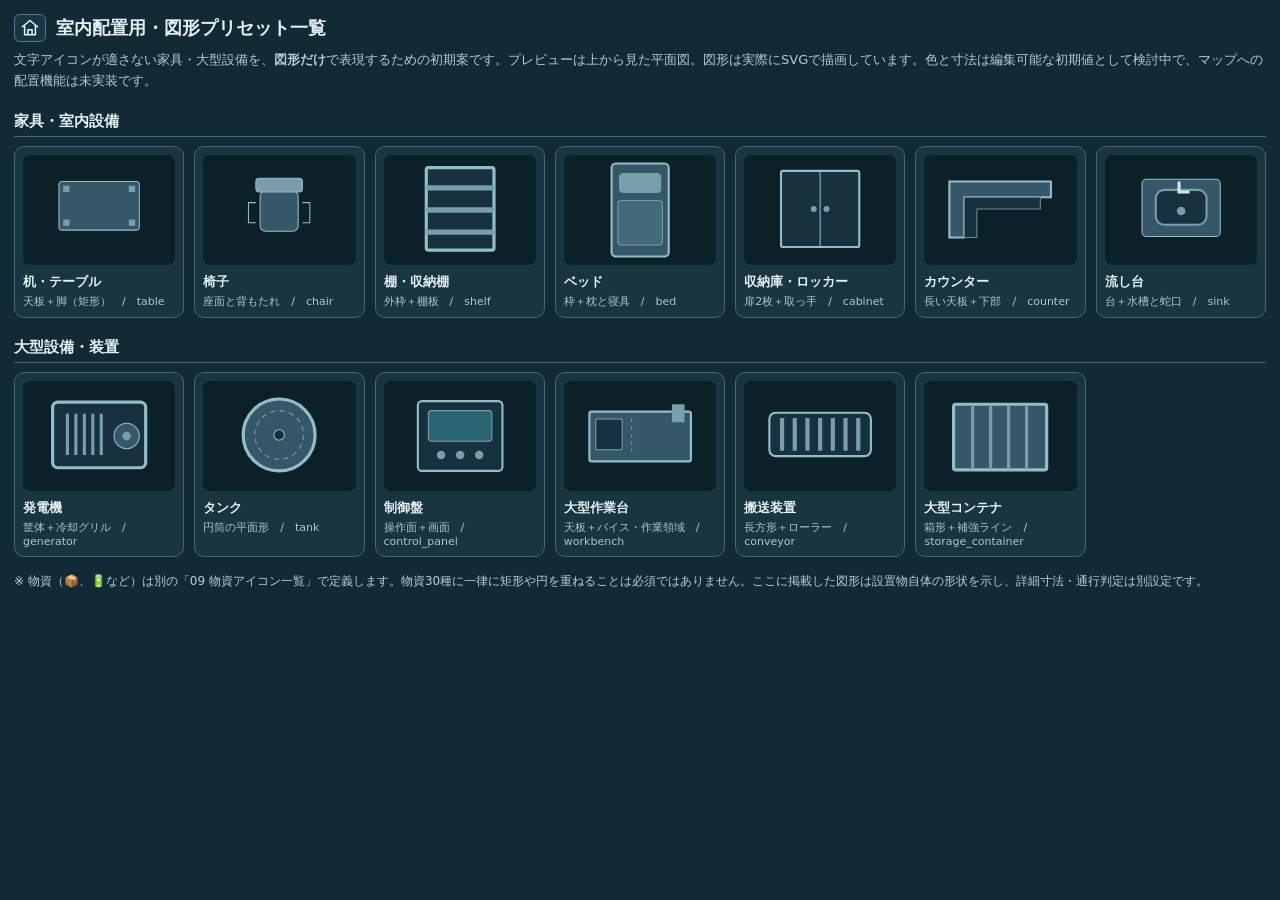
<file: rebuild/shape-catalog.html>
<!doctype html>
<html lang="ja"><head><meta charset="utf-8"><meta name="viewport" content="width=device-width, initial-scale=1">
<title>室内図形プリセット・プレビュー</title>
<style>
:root{color-scheme:dark;font-family:system-ui,-apple-system,"Noto Sans JP",sans-serif;color:#e4f0f4;background:#112a34}
*{box-sizing:border-box}body{margin:0;padding:14px}h1{font-size:18px;margin:0 0 8px}.intro{color:#b4cbd3;font-size:13px;line-height:1.6;margin:0 0 14px}
.group{font-size:15px;margin:20px 0 9px;border-bottom:1px solid #456977;padding-bottom:5px}
.gallery{display:grid;grid-template-columns:repeat(auto-fill,minmax(148px,1fr));gap:10px}
.item{border:1px solid #446879;background:#183540;border-radius:10px;padding:8px;min-width:0}
.item svg{display:block;width:100%;height:110px;border-radius:7px;background:#0c2028}
.name{font-size:13px;font-weight:750;margin:8px 0 3px}.detail{font-size:11px;color:#aec8d1;overflow-wrap:anywhere}
.legend{font-size:12px;color:#b9cfd6;margin-top:15px;line-height:1.6}
</style><link rel="stylesheet" href="../shared/tool-home.css?v=1"><script defer src="../shared/tool-home.js?v=1"></script></head><body>
<header class="tool-title-row" data-tool-home><h1>室内配置用・図形プリセット一覧</h1></header>
<p class="intro">文字アイコンが適さない家具・大型設備を、<strong>図形だけ</strong>で表現するための初期案です。プレビューは上から見た平面図。図形は実際にSVGで描画しています。色と寸法は編集可能な初期値として検討中で、マップへの配置機能は未実装です。</p>
<div id="gallery"></div>
<p class="legend">※ 物資（📦、🔋など）は別の「09 物資アイコン一覧」で定義します。物資30種に一律に矩形や円を重ねることは必須ではありません。ここに掲載した図形は設置物自体の形状を示し、詳細寸法・通行判定は別設定です。</p>
<script>
"use strict";
const ns="http://www.w3.org/2000/svg";
const $=tag=>document.createElement(tag);
const node=(tag,attrs={})=>{const e=document.createElementNS(ns,tag);for(const [key,value] of Object.entries(attrs))e.setAttribute(key,String(value));return e};
const make=(svg,tag,attrs)=>{const e=node(tag,attrs);svg.append(e);return e};
const stroke="#92bec8",fill="#355768",light="#789eaa",dark="#17313e";
const items=[
 {group:"家具・室内設備",id:"table",name:"机・テーブル",caption:"天板＋脚（矩形）",draw:s=>{make(s,"rect",{x:22,y:25,width:76,height:46,rx:3,fill,stroke});for(const x of [29,91])for(const y of [32,64])make(s,"rect",{x:x-3,y:y-3,width:6,height:6,fill:light})}},
 {group:"家具・室内設備",id:"chair",name:"椅子",caption:"座面と背もたれ",draw:s=>{make(s,"rect",{x:42,y:34,width:36,height:38,rx:5,fill,stroke});make(s,"rect",{x:38,y:22,width:44,height:13,rx:3,fill:light,stroke});make(s,"path",{d:"M38 45H31V64H38 M82 45H89V64H82",fill:"none",stroke})}},
 {group:"家具・室内設備",id:"shelf",name:"棚・収納棚",caption:"外枠＋棚板",draw:s=>{make(s,"rect",{x:28,y:12,width:64,height:78,rx:2,fill:dark,stroke, "stroke-width":3});for(const y of [31,52,73])make(s,"line",{x1:28,x2:92,y1:y,y2:y,stroke:light,"stroke-width":5})}},
 {group:"家具・室内設備",id:"bed",name:"ベッド",caption:"枠＋枕と寝具",draw:s=>{make(s,"rect",{x:33,y:8,width:54,height:88,rx:4,fill,stroke,"stroke-width":2});make(s,"rect",{x:40,y:17,width:40,height:19,rx:4,fill:light});make(s,"rect",{x:39,y:43,width:42,height:42,rx:3,fill:"#456b78",stroke:"#729dab"})}},
 {group:"家具・室内設備",id:"cabinet",name:"収納庫・ロッカー",caption:"扉2枚＋取っ手",draw:s=>{make(s,"rect",{x:23,y:15,width:74,height:72,rx:2,fill:dark,stroke,"stroke-width":2});make(s,"line",{x1:60,y1:15,x2:60,y2:87,stroke});for(const x of [54,66])make(s,"circle",{cx:x,cy:51,r:2.8,fill:light})}},
 {group:"家具・室内設備",id:"counter",name:"カウンター",caption:"長い天板＋下部",draw:s=>{make(s,"path",{d:"M12 25H108V40H26V78H12Z",fill,stroke,"stroke-width":2});make(s,"path",{d:"M26 40H98V51H38V78H26Z",fill:dark,stroke:"#668f9e"})}},
 {group:"家具・室内設備",id:"sink",name:"流し台",caption:"台＋水槽と蛇口",draw:s=>{make(s,"rect",{x:23,y:23,width:74,height:54,rx:4,fill,stroke});make(s,"rect",{x:36,y:33,width:48,height:33,rx:8,fill:dark,stroke:light,"stroke-width":2});make(s,"circle",{cx:60,cy:53,r:4,fill:light});make(s,"path",{d:"M58 25V35H68",fill:"none",stroke:"#d0e7ed","stroke-width":3})}},
 {group:"大型設備・装置",id:"generator",name:"発電機",caption:"筐体＋冷却グリル",draw:s=>{make(s,"rect",{x:16,y:20,width:88,height:62,rx:5,fill:dark,stroke,"stroke-width":3});for(let x=30;x<=62;x+=8)make(s,"line",{x1:x,y1:31,x2:x,y2:70,stroke:light,"stroke-width":3});make(s,"circle",{cx:86,cy:52,r:12,fill,stroke});make(s,"circle",{cx:86,cy:52,r:4,fill:light})}},
 {group:"大型設備・装置",id:"tank",name:"タンク",caption:"円筒の平面形",draw:s=>{make(s,"circle",{cx:60,cy:51,r:34,fill,stroke,"stroke-width":3});make(s,"circle",{cx:60,cy:51,r:23,fill:"none",stroke:light,"stroke-dasharray":"5 4"});make(s,"circle",{cx:60,cy:51,r:5,fill:dark,stroke})}},
 {group:"大型設備・装置",id:"control_panel",name:"制御盤",caption:"操作面＋画面",draw:s=>{make(s,"rect",{x:20,y:19,width:80,height:66,rx:4,fill:dark,stroke,"stroke-width":2});make(s,"rect",{x:30,y:28,width:60,height:29,rx:3,fill:"#2a6671",stroke:light});for(const x of [42,60,78])make(s,"circle",{cx:x,cy:70,r:4,fill:light})}},
 {group:"大型設備・装置",id:"workbench",name:"大型作業台",caption:"天板＋バイス・作業領域",draw:s=>{make(s,"rect",{x:12,y:29,width:96,height:47,rx:2,fill,stroke,"stroke-width":2});make(s,"rect",{x:18,y:36,width:25,height:29,rx:2,fill:dark,stroke:light});make(s,"line",{x1:52,y1:36,x2:52,y2:68,stroke:light,"stroke-dasharray":"3 4"});make(s,"rect",{x:90,y:22,width:12,height:17,fill:light})}},
 {group:"大型設備・装置",id:"conveyor",name:"搬送装置",caption:"長方形＋ローラー",draw:s=>{make(s,"rect",{x:12,y:30,width:96,height:41,rx:6,fill:dark,stroke,"stroke-width":2});for(let x=24;x<=96;x+=12)make(s,"line",{x1:x,y1:35,x2:x,y2:66,stroke:light,"stroke-width":4})}},
 {group:"大型設備・装置",id:"storage_container",name:"大型コンテナ",caption:"箱形＋補強ライン",draw:s=>{make(s,"rect",{x:16,y:22,width:88,height:62,rx:2,fill,stroke,"stroke-width":3});for(const x of [34,51,68,85])make(s,"line",{x1:x,y1:23,x2:x,y2:83,stroke:light,"stroke-width":3})}}
];
const groups=[...new Set(items.map(i=>i.group))],root=document.getElementById("gallery");
for(const group of groups){
 const header=$("h2");header.className="group";header.textContent=group;root.append(header);
 const grid=$("div");grid.className="gallery";root.append(grid);
 for(const item of items.filter(i=>i.group===group)){
  const box=$("div");box.className="item";const svg=node("svg",{viewBox:"0 0 120 104","role":"img","aria-label":item.name+"の平面図"});
  item.draw(svg);box.append(svg);
  const name=$("div");name.className="name";name.textContent=item.name;box.append(name);
  const caption=$("div");caption.className="detail";caption.textContent=item.caption+"　/　"+item.id;box.append(caption);
  grid.append(box);
 }
}
</script></body></html>
</file>
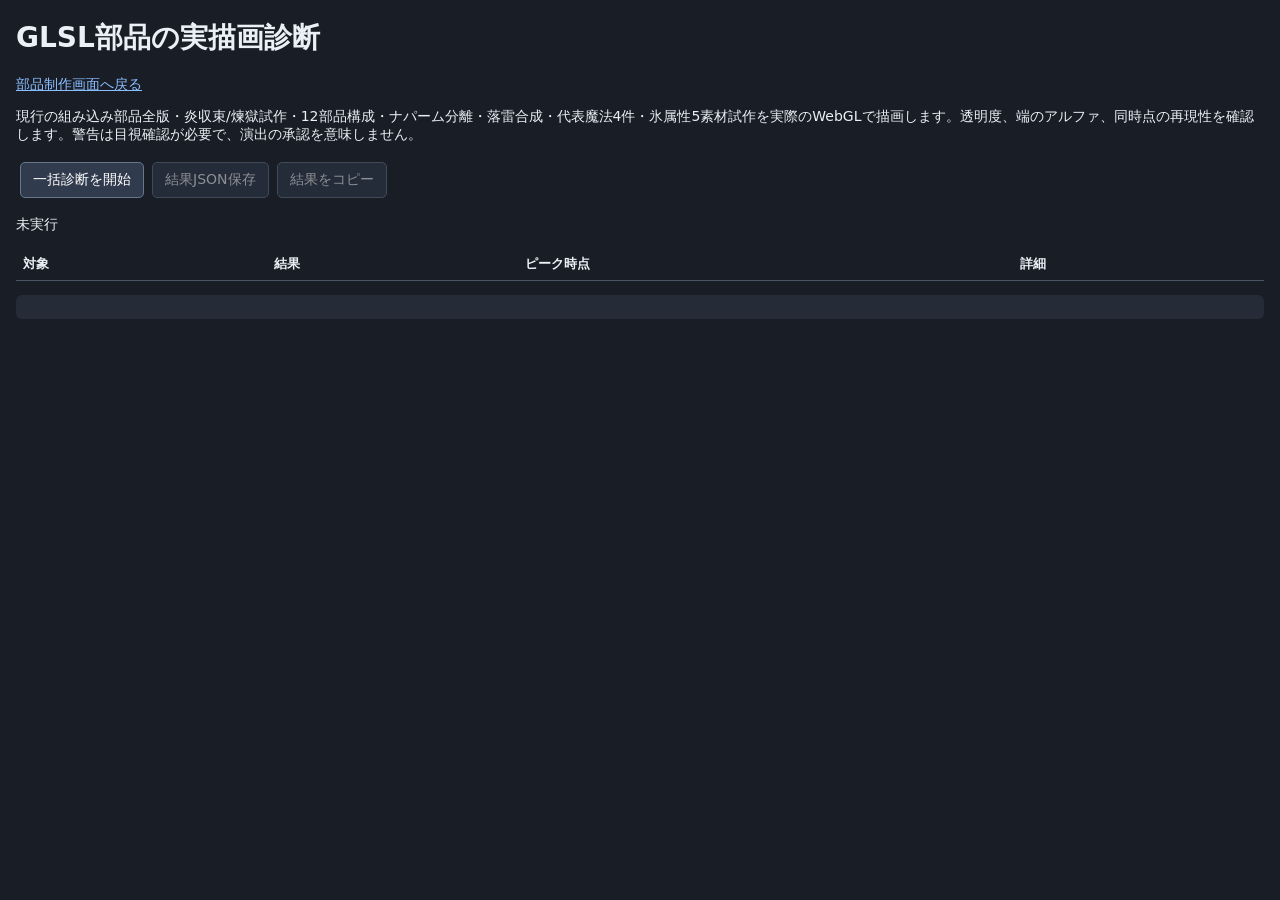
<file: tools/effect-creator/component-diagnostics.html>
<!doctype html>
<html lang="ja"><head><meta charset="utf-8"><meta name="viewport" content="width=device-width,initial-scale=1"><title>GLSL部品診断</title>
<style>body{font:14px system-ui,sans-serif;background:#181d26;color:#ecf0f6;margin:16px}a{color:#8bbdff}button{font:inherit;padding:8px 12px;margin:4px;background:#303b4d;color:#fff;border:1px solid #69778c;border-radius:5px}button:disabled{opacity:.5}pre{white-space:pre-wrap;overflow-wrap:anywhere;background:#252c38;padding:12px;border-radius:6px}table{width:100%;border-collapse:collapse;font-size:13px}td,th{padding:7px;border-bottom:1px solid #495363;text-align:left;vertical-align:top}canvas{width:96px;height:96px;image-rendering:auto;background-color:#666;background-image:conic-gradient(#888 25%,#444 0 50%,#888 0 75%,#444 0);background-size:16px 16px}small{color:#b9c5d6}.scroll{overflow-x:auto}.ok{color:#9bd8a5}.warn{color:#ffd38a}.error{color:#ffaaa5}</style></head>
<body><h1>GLSL部品の実描画診断</h1><p><a href="component-studio.html">部品制作画面へ戻る</a></p>
<p>現行の組み込み部品全版・炎収束/煉獄試作・12部品構成・ナパーム分離・落雷合成・代表魔法4件・氷属性5素材試作を実際のWebGLで描画します。透明度、端のアルファ、同時点の再現性を確認します。警告は目視確認が必要で、演出の承認を意味しません。</p>
<button id="run">一括診断を開始</button><button id="save" disabled>結果JSON保存</button><button id="copy" disabled>結果をコピー</button><p id="status" role="status">未実行</p>
<div class="scroll"><table><thead><tr><th>対象</th><th>結果</th><th>ピーク時点</th><th>詳細</th></tr></thead><tbody id="results"></tbody></table></div><pre id="summary"></pre>
<script src="lightning-presets.js?v=1"></script><script src="magic-catalog.js?v=light-pillar-fit-2"></script><script src="shader-studio.js?v=divine-ground-2x"></script><script src="effect-export.js"></script><script src="thunder-components.js?v=1"></script><script src="effect-components.js?v=ice-tower-2"></script><script src="component-diagnostics.js?v=thunder-parts-1"></script></body></html>
</file>
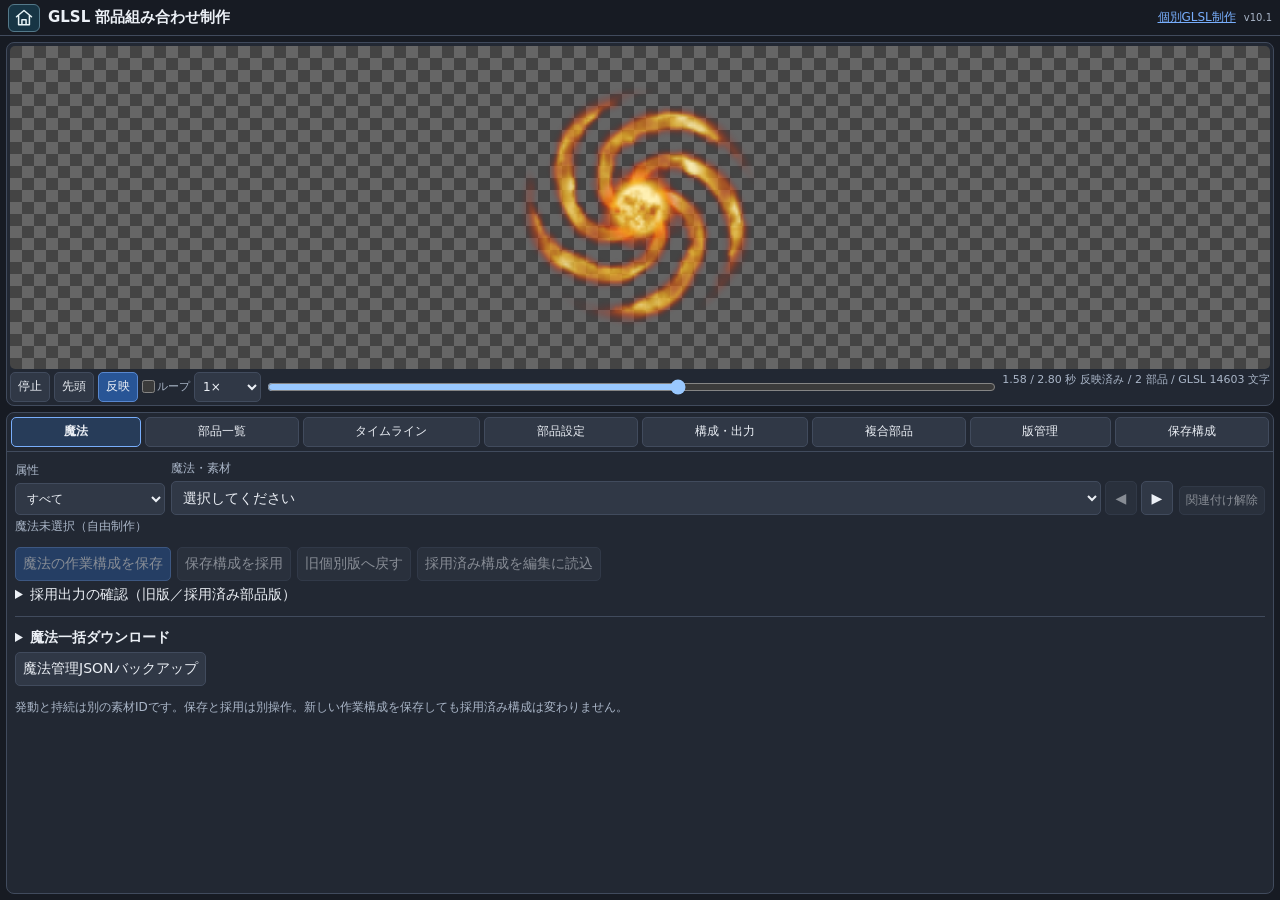
<file: tools/effect-creator/component-studio.html>
<!doctype html>
<html lang="ja"><head><meta charset="utf-8"><meta name="viewport" content="width=device-width,initial-scale=1"><title>GLSL部品制作 | MyMapCreater</title>
<link rel="stylesheet" href="../../shared/tool-home.css?v=1"><script defer src="../../shared/tool-home.js?v=1"></script>
<style>
:root{color-scheme:dark;--bg:#171b23;--panel:#222833;--border:#414b5d;--text:#ecf0f6;--muted:#aab6c8;--accent:#78aefc;font:14px system-ui,sans-serif}*{box-sizing:border-box}body{margin:0;background:var(--bg);color:var(--text)}header{display:flex;align-items:center;gap:12px;padding:12px 18px;border-bottom:1px solid var(--border);flex-wrap:wrap}h1{font-size:18px;margin:0}h2{font-size:16px;margin:0 0 12px}h3{font-size:14px;margin:10px 0}a{color:var(--accent)}button,input,select,textarea{font:inherit;color:inherit;background:#303846;border:1px solid var(--border);border-radius:5px;padding:7px;min-width:0}button{cursor:pointer}button:hover{border-color:var(--accent)}button:disabled{opacity:.5;cursor:default}input[type=range]{padding:0;width:100%}input[type=color]{width:100%;height:34px;padding:3px}input[type=checkbox]{width:auto}label{display:grid;gap:4px;color:var(--muted);font-size:12px}label>input,label>select{width:100%;color:var(--text)}.row{display:flex;gap:6px;align-items:center;flex-wrap:wrap}.row>*{min-width:0}.grow{flex:1}.primary{background:#285596;border-color:#5887cf}.layout{display:grid;grid-template-columns:minmax(220px,290px) minmax(320px,1fr) minmax(240px,300px);gap:12px;padding:12px;align-items:start}.panel{background:var(--panel);border:1px solid var(--border);border-radius:8px;padding:12px;min-width:0}.maincol{display:grid;gap:12px;min-width:0}.fields{display:grid;grid-template-columns:repeat(2,minmax(0,1fr));gap:8px}.wide{grid-column:1/-1}.hint{font-size:12px;color:var(--muted);line-height:1.5}.stage{min-height:220px;display:grid;place-items:center;overflow:hidden;background-color:#555;background-image:conic-gradient(#666 25%,#444 0 50%,#666 0 75%,#444 0);background-size:24px 24px;border-radius:5px}.stage canvas{width:min(100%,360px);height:auto;max-height:380px;object-fit:contain}.mini{min-height:100px}.mini canvas{width:100px;max-height:100px}.library{display:grid;gap:6px;max-height:430px;overflow:auto;margin:10px 0}.part{display:grid;grid-template-columns:1fr auto;gap:4px;align-items:center;border:1px solid var(--border);border-radius:5px;padding:6px}.part small{grid-column:1/-1;color:var(--muted)}.selected{border-color:var(--accent)!important;background:#273c59}.timeline{display:grid;gap:5px;overflow:auto;min-width:0}.ruler,.track{display:grid;grid-template-columns:112px minmax(160px,1fr);gap:6px;align-items:center}.rulerline{display:flex;justify-content:space-between;color:var(--muted);font-size:10px}.track>button{text-align:left;white-space:nowrap;overflow:hidden;text-overflow:ellipsis}.rail{position:relative;height:31px;background:#141922;border:1px solid var(--border);border-radius:4px;overflow:hidden}.clip{position:absolute;top:3px;height:23px;background:#a95b31;border:1px solid #e1a66d;padding:1px 4px;overflow:hidden;white-space:nowrap;font-size:11px;min-width:2px;color:white}.clip.selected{background:#3a72bc}.cursor{position:absolute;top:0;bottom:0;width:1px;background:#f6e7a7;pointer-events:none;z-index:5}.status{min-height:30px;white-space:pre-wrap;overflow-wrap:anywhere;font-size:12px;color:var(--muted)}.error{color:#ffb0a9}.file{display:inline-block;border:1px solid var(--border);padding:7px;border-radius:5px;color:var(--text);cursor:pointer}.file input{display:none}.bar{margin:8px 0}.check{display:flex;align-items:center;gap:6px}.section{margin-top:12px;border-top:1px solid var(--border);padding-top:12px}.part button{font-size:12px}.toolbar{display:flex;flex-wrap:wrap;gap:6px;margin:8px 0}@media(max-width:950px){.layout{grid-template-columns:minmax(220px,1fr) minmax(300px,1.6fr)}.inspector{grid-column:1/-1}}@media(max-width:600px){.layout{display:flex;flex-direction:column;padding:8px}.layout>*,.maincol{width:100%}.maincol{order:-1}.stage{min-height:160px}.library{max-height:260px}.ruler,.track{grid-template-columns:90px minmax(160px,1fr)}}
textarea{width:100%;resize:vertical;font:12px monospace;line-height:1.5}input[readonly]{opacity:.75}#authorPanel summary{cursor:pointer;padding:6px 0}
.param-card{border:1px solid var(--border);border-radius:5px;padding:8px;margin:6px 0}.param-card .fields{gap:5px}.param-card button{margin-top:5px}.param-value{display:grid;gap:4px}.param-value input[type=range]{width:100%}#authorSignature{overflow-wrap:anywhere}
.usage-list{display:grid;gap:6px;max-height:240px;overflow:auto}.usage-item{padding:7px;border:1px solid var(--border);border-radius:5px;font-size:12px;overflow-wrap:anywhere}.compare-stage{min-height:100px}.compare-stage canvas{max-width:220px}#versionNotes{white-space:pre-wrap;overflow-wrap:anywhere}
.timeline-viewport{overflow-x:auto;max-width:100%;overscroll-behavior-x:contain}.timeline{overflow:visible;min-width:280px;gap:5px}.timeline-controls label{min-width:115px}.rail{height:42px}.clip{top:3px;height:34px;min-width:0;padding:0;display:flex;align-items:stretch;overflow:hidden}.clip-body,.clip-grip{border:0;border-radius:0;background:transparent;color:inherit;padding:0;min-width:0;touch-action:none;user-select:none;-webkit-user-select:none}.clip-body{flex:1;overflow:hidden;text-overflow:ellipsis;white-space:nowrap;cursor:grab;font-size:11px}.clip-grip{flex:0 0 min(14px,33%);background:rgba(255,255,255,.19);cursor:ew-resize;font-size:10px}.clip-grip:focus-visible,.clip-body:focus-visible{outline:2px solid white;outline-offset:-2px}.clip.dragging{outline:2px solid #fff;outline-offset:-2px;z-index:4}.rulerline span{font-variant-numeric:tabular-nums}.track>button{min-height:34px}.cursor{z-index:5}#timelineStatus{min-height:1.2em;margin:4px 0}.timeline-controls{align-items:end}
.magic-ref{display:grid;gap:5px;margin:8px 0}.magic-ref dt{font-weight:bold;font-size:12px}.magic-ref dd{margin:0;white-space:pre-wrap;overflow-wrap:anywhere;font-size:12px}#magicStage[hidden]{display:none}

/* Compact workspace: persistent preview, one scrollable settings tab. */
[hidden]{display:none!important}
html{height:100%;overflow:hidden}
body{height:100vh;height:100dvh;display:flex;flex-direction:column;overflow:hidden}
header[data-tool-home]{flex:none;min-height:36px;padding:3px 8px;gap:8px;flex-wrap:nowrap;padding-top:calc(3px + env(safe-area-inset-top,0px))}
header h1{font-size:15px;white-space:nowrap;overflow:hidden;text-overflow:ellipsis;min-width:0}
header a{margin-left:auto;font-size:12px;white-space:nowrap}
header .hint{font-size:10px;white-space:nowrap}
.layout{flex:1;min-height:0;min-width:0;width:100%;max-width:1500px;margin:auto;display:grid;grid-template-columns:minmax(0,1fr);grid-template-rows:minmax(0,43fr) minmax(0,57fr);gap:6px;padding:6px;align-items:stretch}
.preview-panel{display:flex;flex-direction:column;gap:4px;padding:6px;overflow:hidden}
.preview-panel h2{margin:0;font-size:13px}
.preview-panel #stage{flex:1;min-height:0;display:flex;align-items:center;justify-content:center}
.preview-panel #stage canvas{width:auto;height:100%;max-width:100%;max-height:100%;aspect-ratio:auto;object-fit:contain}
.preview-panel .toolbar{margin:0;gap:6px}
.preview-panel .status{min-height:0;max-height:34px;overflow:auto;margin:0}
.preview-panel .status:empty{display:none}
.settings-panel{display:flex;flex-direction:column;min-height:0;overflow:hidden;padding:0}
.studio-tabs{flex:none;display:flex;gap:4px;padding:4px;border-bottom:1px solid var(--border);overflow-x:auto;scrollbar-width:thin}
.studio-tabs button{flex:1 0 auto;white-space:nowrap;font-size:12px;padding:5px 9px;min-height:30px}
.studio-tabs button[aria-selected=true]{background:#273c59;border-color:var(--accent);font-weight:bold}
.studio-scroll{flex:1;min-height:0;overflow:auto;overscroll-behavior:contain;padding:8px}
.studio-scroll>.panel{border:0;padding:0;background:transparent;width:100%;min-height:0}
.studio-scroll h2{font-size:14px;margin:0 0 6px}
.studio-scroll .toolbar{margin:5px 0}
.studio-scroll .fields{grid-template-columns:repeat(auto-fit,minmax(125px,1fr))}
.studio-scroll .library{max-height:180px;grid-template-columns:repeat(auto-fit,minmax(200px,1fr))}
.studio-scroll .mini{min-height:80px;max-height:100px}
.studio-scroll .status{min-height:0;margin:4px 0}
@media(max-width:600px){header .hint{display:none}header a{font-size:11px}header h1{font-size:13px}.layout{display:grid;padding:4px;gap:4px;grid-template-rows:minmax(0,40fr) minmax(0,60fr)}.layout>*{width:auto}.studio-scroll{padding:6px}.studio-scroll .fields{grid-template-columns:repeat(2,minmax(0,1fr))}.studio-tabs button{flex:0 0 auto}.studio-scroll .library{grid-template-columns:1fr;max-height:150px}}

/* Keep every playback control on one row; mini preview stays in view while selecting parts. */
.preview-panel{padding:3px;gap:3px}
.preview-stages{display:flex;flex:1;min-height:0;gap:4px}
.preview-panel #stage{flex:1;min-width:0}
.mini-wrap{flex:0 0 38%;min-width:0;min-height:0;position:relative;display:flex;flex-direction:column}
.mini-wrap .stage{flex:1;min-height:0}
.mini-wrap .stage canvas{height:100%;width:auto;max-width:100%;max-height:100%;object-fit:contain}
#miniTitle,#miniStatus{position:absolute;z-index:1;left:4px;right:4px;margin:0;padding:2px 4px;border-radius:3px;background:#171b23d9;overflow:hidden;text-overflow:ellipsis;white-space:nowrap;font-size:11px;pointer-events:none}
#miniTitle{top:3px}#miniStatus{bottom:3px}#miniStatus:empty{display:none}
.preview-panel .preview-transport{flex:none;flex-wrap:nowrap;min-height:30px;gap:4px;overflow-x:auto;position:relative}
.preview-transport button{flex:none;padding:3px 7px;min-height:28px;font-size:12px}
.preview-transport .check{flex:none;white-space:nowrap;font-size:11px;gap:2px}
.preview-transport .check input{margin:0}
.preview-transport #playbackRate{flex:none;width:auto;min-width:54px;max-width:76px;padding:3px 4px;min-height:28px;font-size:12px}
.preview-transport #seek{flex:1 1 90px;width:0;min-width:40px}
.preview-transport #time{flex:none;white-space:nowrap;font-size:11px}
.preview-transport #status{flex:0 1 auto;min-width:0;max-width:24%;white-space:nowrap;overflow:hidden;text-overflow:ellipsis;font-size:11px}
.preview-transport #status.error{white-space:normal;overflow:auto;max-height:32px}
@media(max-width:600px){.preview-transport #status{max-width:22%;font-size:10px}.preview-transport button{padding:3px 5px}.preview-transport #time{font-size:10px}.mini-wrap{flex-basis:43%}}

.library-filter{display:grid;grid-template-columns:minmax(110px,1fr) minmax(120px,2fr);gap:6px;align-items:end}
.library-filter .bar{margin:0}.library-guide{margin:4px 0}.studio-scroll .library{max-height: min(33vh,300px);margin:4px 0}.part>button:first-child{text-align:left}.part small{font-size:11px}.part{padding:4px}
#authorSimpleParams{margin:8px 0}#studioPartSelect{max-width:100%}#partName{margin:5px 0}

/* Compact library: name and description side by side, one shared add action. */
.studio-scroll .library{display:block;max-height:min(36vh,360px);margin:3px 0;overflow:auto;border:1px solid var(--border);border-radius:4px}
.studio-scroll .library .part{display:grid;grid-template-columns:minmax(0,37%) minmax(0,1fr);gap:6px;align-items:center;border:0;border-bottom:1px solid var(--border);border-radius:0;padding:2px 4px;min-height:28px}
.studio-scroll .library .part:last-child{border-bottom:0}
.studio-scroll .library .part>button{width:100%;border:0;border-radius:3px;background:transparent;text-align:left;font-size:12px;line-height:1.25;padding:3px 4px;overflow:hidden;text-overflow:ellipsis;white-space:nowrap}
.studio-scroll .library .part>button:hover{background:#303846}
.studio-scroll .library .part small{grid-column:auto;min-width:0;line-height:1.3;font-size:11px;overflow-wrap:anywhere}
.library-action{display:flex;align-items:center;gap:4px;min-height:28px;margin:3px 0}
.library-action #libraryChoice{flex:1;min-width:0;overflow-wrap:anywhere;line-height:1.3}
.library-action button{flex:none;padding:3px 8px;font-size:12px}
@media(min-width:900px){.studio-scroll .library .part{grid-template-columns:minmax(0,230px) minmax(0,1fr)}}

.magic-picker-row{display:grid;grid-template-columns:minmax(92px,150px) minmax(0,1fr) auto;gap:6px;align-items:end}.magic-picker-main{min-width:0}.magic-picker-main>label{margin-bottom:4px}.magic-select-row{display:flex;align-items:stretch;gap:4px;min-width:0}.magic-select-row select{flex:1;width:0;min-width:0}.magic-select-row button{flex:none;min-width:32px;padding:4px 6px}#magicDetach{font-size:12px;white-space:nowrap;padding:5px 6px}@media(max-width:600px){.magic-picker-row{grid-template-columns:minmax(75px,100px) minmax(0,1fr)}#magicDetach{grid-column:2;justify-self:end;padding:3px 6px}}

#magicCopyName{font-size:14px;font-weight:600;line-height:1.4;margin:4px 0 0;user-select:text;-webkit-user-select:text;cursor:text}#magicCopyName:empty{display:none}#magicCopyName+#magicState{margin-top:2px}
</style></head><body>
<header data-tool-home><h1>GLSL 部品組み合わせ制作</h1><a href="index.html">個別GLSL制作</a><span class="hint">v10.1</span></header>
<div class="layout">
<section class="panel preview-panel" aria-label="全体プレビュー"><div class="preview-stages"><div class="stage" id="stage"><canvas id="preview" width="128" height="128"></canvas></div><div class="mini-wrap" id="studioMiniWrap" hidden><h3 id="miniTitle">単体プレビュー</h3><div class="stage mini"><canvas id="mini" width="128" height="128"></canvas></div><p id="miniStatus" class="hint"></p></div></div><div class="toolbar preview-transport"><button id="play">再生</button><button id="reset">先頭</button><button id="compile" class="primary">反映</button><label class="check"><input id="repeat" type="checkbox">ループ</label><select id="playbackRate" aria-label="プレビュー再生速度" title="プレビュー再生速度（出力には影響しません）"><option value="0.1">0.1×</option><option value="0.25">0.25×</option><option value="0.5">0.5×</option><option value="0.75">0.75×</option><option value="1" selected>1×</option><option value="1.25">1.25×</option><option value="1.5">1.5×</option><option value="2">2×</option><option value="3">3×</option><option value="4">4×</option></select><input id="seek" type="range" min="0" max="1000" value="0" aria-label="再生位置"><span id="time" class="hint"></span><p id="status" role="status" class="status"></p></div></section>
<section class="panel settings-panel" aria-label="設定"><div class="studio-tabs" role="tablist" aria-label="設定項目"><button type="button" role="tab" id="studio-tab-magic" aria-controls="studio-pane-magic" aria-selected="true" tabindex="0" data-studio-tab="magic">魔法</button><button type="button" role="tab" id="studio-tab-library" aria-controls="studio-pane-library" aria-selected="false" tabindex="-1" data-studio-tab="library">部品一覧</button><button type="button" role="tab" id="studio-tab-timeline" aria-controls="studio-pane-timeline" aria-selected="false" tabindex="-1" data-studio-tab="timeline">タイムライン</button><button type="button" role="tab" id="studio-tab-part" aria-controls="studio-pane-part" aria-selected="false" tabindex="-1" data-studio-tab="part">部品設定</button><button type="button" role="tab" id="studio-tab-output" aria-controls="studio-pane-output" aria-selected="false" tabindex="-1" data-studio-tab="output">構成・出力</button><button type="button" role="tab" id="studio-tab-group" aria-controls="studio-pane-group" aria-selected="false" tabindex="-1" data-studio-tab="group">複合部品</button><button type="button" role="tab" id="studio-tab-version" aria-controls="studio-pane-version" aria-selected="false" tabindex="-1" data-studio-tab="version">版管理</button><button type="button" role="tab" id="studio-tab-archive" aria-controls="studio-pane-archive" aria-selected="false" tabindex="-1" data-studio-tab="archive">保存構成</button></div><div class="studio-scroll"><section class="panel" id="studio-pane-magic" role="tabpanel" aria-labelledby="studio-tab-magic"><div class="magic-picker-row"><label>属性<select id="magicAttribute"></select></label><div class="magic-picker-main"><label for="magicSelect">魔法・素材</label><div class="magic-select-row"><select id="magicSelect"></select><button type="button" id="magicPrev" title="前の魔法" aria-label="前の魔法">◀</button><button type="button" id="magicNext" title="次の魔法" aria-label="次の魔法">▶</button></div></div><button type="button" id="magicDetach">関連付け解除</button></div><div id="magicCopyName" aria-label="選択中の魔法名"></div><p id="magicState" class="hint"></p><details id="magicReference"><summary>CS参照・現行制作備考</summary><dl class="magic-ref"><dt>元の説明（CS）</dt><dd id="magicOriginal"></dd><dt>データ（CS）</dt><dd id="magicData"></dd><dt>条件（CS）</dt><dd id="magicCondition"></dd><dt>効果（CS）</dt><dd id="magicEffect"></dd><dt>説明・演出（CS）</dt><dd id="magicFull"></dd><dt>現行GLSL制作備考</dt><dd id="magicNote"></dd></dl><p class="hint">読み取り専用CSスナップショット（2026-11-26）。最新シートとの差分は未確認。ゲーム性能は変更しません。</p></details>
<div class="toolbar"><button id="magicSave" class="primary">魔法の作業構成を保存</button><button id="magicAdopt">保存構成を採用</button><button id="magicLegacy">旧個別版へ戻す</button><button id="magicRestore">採用済み構成を編集に読込</button><button id="magicInitial" hidden>雷の初期構成を読込</button></div><p id="magicStatus" class="status" role="status"></p>
<details><summary>採用出力の確認（旧版／採用済み部品版）</summary><p class="hint">上段は編集中の部品版を表示します。部品が未作成の場合は旧個別GLSLを参照再生します。旧版の画像出力はここから行います。ここでは保存済みの採用状態だけを描画します。既定は旧版。採用はこのブラウザー内のみで、GitHubやゲーム本体には反映しません。</p><div class="toolbar"><button id="magicPreview">採用出力を試写</button><button id="magicClose">閉じる・解放</button></div><div class="stage" id="magicStage" hidden><canvas id="magicCanvas" width="128" height="128"></canvas></div><label>採用出力の再生位置<input id="magicSeek" type="range" min="0" max="1000" value="0" disabled></label><p id="magicTime" class="hint"></p><div class="toolbar"><button id="magicPng" disabled>現在コマPNG</button><button id="magicSheet" disabled>PNGシート</button><button id="magicWebp" disabled>WebPシート</button><button id="magicZip" disabled>連番PNG ZIP</button></div><p id="magicOutputStatus" class="hint" role="status"></p></details>
<details class="section"><summary><strong>魔法一括ダウンロード</strong></summary><label>画像ファイル名<select id="magicBatchFilename"><option value="id">魔法ID（英数字）</option><option value="name">魔法名（日本語）</option></select></label><p id="magicBatchCount" class="hint"></p><div class="toolbar"><button type="button" id="magicBatchPng">透過PNGシート ZIP</button><button type="button" id="magicBatchWebp">透過WebPシート ZIP</button><button type="button" id="magicBatchJson">魔法一覧 JSON</button><button type="button" id="magicBatchStop" disabled>中止</button></div><p class="hint">上部の属性選択が出力対象です。「すべて」で全件。発動・持続は別画像。採用済み部品版がある場合はその版、未採用なら旧個別GLSLを出力します。幅・高さ・FPS・列数は現在の出力設定に統一し、魔法ごとの尺と色を使用。採用済み部品版は保存色・芯色を使用します。全件が大きすぎる場合は属性で分けてください。編集中の構成は変更しません。</p><p id="magicBatchStatus" role="status" aria-live="polite" class="hint"></p></details><div class="toolbar"><button id="magicBackup">魔法管理JSONバックアップ</button></div><p class="hint">発動と持続は別の素材IDです。保存と採用は別操作。新しい作業構成を保存しても採用済み構成は変わりません。</p></section>
<aside class="panel" id="studio-pane-library" role="tabpanel" aria-labelledby="studio-tab-library" hidden><div class="library-filter"><label>分類<select id="category"><option value="">すべて</option></select></label><label class="bar">検索<input id="search" type="search" placeholder="部品名"></label></div><div class="library-action" id="libraryAction"><span id="libraryChoice" class="hint" aria-live="polite">部品名を選択して試写</span><button type="button" id="libraryAdd" class="primary" hidden>追加</button><button type="button" id="libraryCancel" hidden>取消</button></div><details class="section"><summary><strong>部品一括ダウンロード</strong></summary><label>画像ファイル名<select id="batchFilename"><option value="id">部品ID（英数字）</option><option value="name">部品名（日本語）</option></select></label><p id="batchCount" class="hint"></p><div class="toolbar"><button type="button" id="batchPng">透過PNGシート ZIP</button><button type="button" id="batchWebp">透過WebPシート ZIP</button><button type="button" id="batchJson">部品一覧 JSON</button><button type="button" id="batchStop" disabled>中止</button></div><p class="hint">上部の分類・検索結果が出力対象です。「すべて」で検索欄が空なら全件。画像は構成・出力の幅、高さ、FPS、列数、共通色と芯色を使用。各部品の初期値・初期尺で出力し、BOTHは現在の視点を使用します。ZIPには各シートとmanifest.jsonを収録。編集中の構成は変更しません。</p><p id="batchStatus" class="hint" role="status" aria-live="polite"></p></details><div id="library" class="library"></div><details class="section" id="authorPanel"><summary><strong>既存部品を元に新規登録・新版作成</strong></summary>
<p class="hint">元の部品を選択すると形状と設定項目を引き継ぎます。名前・初期値を変更して試写し、登録してください。元の部品は変更されません。</p>
<label>形状テンプレート<select id="authorBase"><option value="">基本発光球</option></select></label>
<div class="toolbar"><button id="authorNew">新規・複製</button><button id="authorVersion">新版を作る</button></div>
<div class="fields"><label class="wide">部品ID<input id="authorId" maxlength="60" placeholder="custom-orb"></label><label>版<input id="authorVersionNumber" type="number" readonly></label><label>分類<input id="authorCategory" maxlength="40"></label><label class="wide">部品名<input id="authorName" maxlength="100"></label><label>視点<select id="authorView"><option>TOP</option><option>SIDE</option><option>BOTH</option></select></label><label>秒数<input id="authorDuration" type="number" min=".05" max="30" step=".01"></label><label class="wide">備考<input id="authorDescription" maxlength="1000"></label></div>
<details class="section"><summary>高度な設定（GLSLコード・項目定義）</summary><label class="bar">GLSL関数本体<textarea id="authorBody" rows="12" maxlength="12000" spellcheck="false" autocapitalize="off"></textarea></label>
<p class="hint">p: 中心基準座標、t: 模様時間、q: 0〜1の進行。共通関数 ball / ring / light / charge / lfPlume / denseBurst 等を使用できます。既存部品から複製すると依存と固有パラメータも継承します。固有パラメータを関数本体から参照できます。</p>
<div class="section"><h3>固有パラメータ定義</h3><p class="hint">IDをGLSL内で変数として使用。最大16項目。型・初期値・範囲・単位を指定します。</p><div id="authorParams"></div><button id="authorParamAdd" type="button">＋ パラメータ追加</button><p id="authorSignature" class="hint"></p></div></details><div id="authorSimpleParams" class="fields"></div><div class="toolbar"><button id="authorTest">試写</button><button id="authorRegister" class="primary" disabled>部品登録</button></div>
<p id="authorStatus" class="status" role="status"></p>
<div class="toolbar"><button id="authorExport">追加部品JSON保存</button><label class="file">追加部品JSON読込<input id="authorImport" type="file" accept=".json,application/json"></label></div>
<p class="hint">登録はこのブラウザーに保存されます。GitHub共有はJSONを別途反映する必要があります。信頼できるGLSLのみ読み込んでください。</p></details></aside>
<section class="panel" id="studio-pane-timeline" role="tabpanel" aria-labelledby="studio-tab-timeline" hidden><h2>タイムライン</h2><div class="toolbar"><button id="duplicate">複製</button><button id="delete">削除</button><button id="up">↑ 背面へ</button><button id="down">↓ 前面へ</button></div><div class="toolbar timeline-controls"><label>拡大<select id="timelineZoom"><option value="1">1倍（全体）</option><option value="2">2倍</option><option value="4">4倍</option><option value="8">8倍</option></select></label><label>時間スナップ<select id="timelineSnap"><option value="0">なし</option><option value="0.01">0.01秒</option><option value="0.05">0.05秒</option><option value="0.1" selected>0.1秒</option><option value="frame">1フレーム</option></select></label></div><p class="hint">中央をドラッグで移動、左右の端をドラッグで開始・終了調整。離した時に反映します。空白をタップすると再生位置を変更できます。細かい調整は拡大または部品設定タブの数値入力で行えます。</p><p id="timelineStatus" class="hint" role="status"></p><div id="timelineViewport" class="timeline-viewport"><div id="timeline" class="timeline"></div></div></section>
<aside class="panel inspector" id="studio-pane-part" role="tabpanel" aria-labelledby="studio-tab-part" hidden><label>編集する部品<select id="studioPartSelect"></select></label><p id="empty" class="hint">部品を追加または選択してください。</p><div id="inspector" hidden><h3 id="partName"></h3><div class="toolbar"><button type="button" id="studioPartPreview">単体で試写</button><button type="button" id="studioPartDuplicate">複製</button><button type="button" id="studioPartDelete">削除</button></div><div class="fields" id="partFields"></div><p class="hint">座標は中心0、右+X、上+Y。開始と終了の座標を変えると移動します。弧の高さで放物線にできます。</p></div></aside>
<section class="panel" id="studio-pane-output" role="tabpanel" aria-labelledby="studio-tab-output" hidden><h2>構成・保存・画像出力</h2><div class="fields"><label class="wide">構成名<input id="name" maxlength="100"></label><label>秒数<input id="duration" type="number" min=".05" max="30" step=".01"></label><label>視点<select id="view"><option>TOP</option><option>SIDE</option></select></label><label>シード<input id="seed" type="number" min="0" max="2147483647" step="1"></label><label class="check"><input id="loop" type="checkbox">ループ素材（継ぎ目は要確認）</label><label>幅 px<input id="width" type="number" min="16" max="512" value="128"></label><label>高さ px<input id="height" type="number" min="16" max="512" value="128"></label><label>FPS<input id="fps" type="number" min="1" max="60" value="12"></label><label>列数（0=横一列）<input id="columns" type="number" min="0" max="300" value="0"></label><label>共通色<input id="color" type="color" value="#ff8634"></label><label>共通芯色<input id="core" type="color" value="#ffffff"></label></div><div class="toolbar"><button id="new">新規</button><button id="sampleConvergence">炎収束試作</button><button id="sampleInferno">煉獄試作</button><button id="samplePlasma">電漿球試作</button><button id="sampleNapalm">燃焼火炎試作</button><a href="spell-comparison.html?v=8">旧個別GLSLとの比較</a></div><div class="toolbar"><button id="save">構成JSON保存</button><label class="file">JSON読込<input type="file" id="load" accept=".json,application/json"></label><button id="localSave">ブラウザー保存</button><button id="localLoad">ブラウザー読込</button><button id="source">GLSL保存</button></div><div class="toolbar"><button data-export="png">現在コマ PNG</button><button data-export="sheet">PNGシート</button><button data-export="webp">WebPシート</button><button data-export="zip">連番PNG ZIP</button></div><p id="outputInfo" class="hint"></p></section>
<section class="panel" id="studio-pane-group" role="tabpanel" aria-labelledby="studio-tab-group" hidden><h2>複合部品として登録</h2><p class="hint">現在の構成全体を、子部品の固定版・時間・配置・描画順・設定値を保持した1部品として登録します。元の構成は置き換えません。シードと共通色は使用先の全体設定を使用します。</p><label>登録済み複合部品<select id="groupBase"></select></label><div class="toolbar"><button id="groupNew">新規IDで作る</button><button id="groupOpen">選択版の子部品を開く（新版制作）</button></div><div class="fields"><label>部品ID<input id="groupId" maxlength="60"></label><label>版<input id="groupVersion" type="number" readonly></label><label class="wide">部品名<input id="groupName" maxlength="100"></label><label>分類<input id="groupCategory" maxlength="40" value="複合"></label><label class="wide">備考<input id="groupDescription" maxlength="1000"></label></div><h3>使用先から調整できる子部品パラメータ</h3><p class="hint">公開したい項目を選択（最大16）。選択しない値は現在の設定のまま固定します。</p><div id="groupBindings" class="usage-list"></div><p id="groupInfo" class="hint"></p><div class="toolbar"><button id="groupTest">複合部品を試写</button><button id="groupRegister" class="primary" disabled>複合部品を登録</button></div><p id="groupStatus" class="status" role="status"></p></section>
<section class="panel" id="studio-pane-version" role="tabpanel" aria-labelledby="studio-tab-version" hidden><h2>部品の版管理・使用箇所</h2><div class="fields"><label>調査する部品<select id="usagePart"></select></label><label>版<select id="usageVersion"></select></label></div><div class="toolbar"><button id="usageRefresh">使用箇所を更新</button></div><div id="usageResults" class="usage-list"></div><p id="usageStatus" class="hint"></p><p class="hint">対象は編集中の構成・このブラウザーの保存構成・魔法別の作業構成と採用済み構成です。未読込ファイル・GitHub・既存魔法の個別GLSLは検索対象外です。</p>
<div class="section"><h3>選択部品の版比較</h3><p id="versionCurrent" class="hint"></p><label>変更先の版<select id="versionTarget"></select></label><div class="toolbar"><button id="versionCompare">新旧を比較</button><button id="versionClose">比較を閉じる</button></div><div id="versionComparison" hidden><div class="fields"><div><strong id="versionBeforeLabel">変更前</strong><div class="stage compare-stage"><canvas id="versionBefore" width="128" height="128"></canvas></div></div><div><strong id="versionAfterLabel">変更後</strong><div class="stage compare-stage"><canvas id="versionAfter" width="128" height="128"></canvas></div></div></div><label>同じ再生位置<input id="versionSeek" type="range" min="0" max="1000" value="500"></label><p id="versionTime" class="hint"></p><pre id="versionNotes" class="hint"></pre></div><p id="versionStatus" class="status" role="status"></p><button id="versionApply" class="primary" disabled>選択部品だけ切り替える</button><p class="hint">時間・軌道・配置は保持。同じID・型の設定値は範囲内なら引継ぎ、新規・型変更・範囲外は初期値。保存済み構成は変更しません。</p></div></section>
<section class="panel" id="studio-pane-archive" role="tabpanel" aria-labelledby="studio-tab-archive" hidden><h2>名前付き保存構成</h2><label>保存済み構成<select id="archiveList"></select></label><div class="toolbar"><button id="archiveSave">現在の構成を別保存</button><button id="archiveLoad">選択構成を読込</button><button id="archiveRefresh">一覧更新</button></div><p id="archiveStatus" class="hint"></p><p class="hint">新しい保存枠を追加します（最大50件）。既存のブラウザー保存枠は維持。旧版を含めて保存し、別端末へは構成JSONを使用してください。</p></section></div></section>
</div>
<script>
(()=>{const tabs=[...document.querySelectorAll('[data-studio-tab]')],scroll=document.querySelector('.studio-scroll');function select(tab,focus=false){for(const t of tabs){const active=t===tab;t.setAttribute('aria-selected',String(active));t.tabIndex=active?0:-1;document.getElementById(t.getAttribute('aria-controls')).hidden=!active}document.getElementById('studioMiniWrap').hidden=!['library','group','part'].includes(tab.dataset.studioTab);try{localStorage.setItem('effect-component-studio-tab-v1',tab.dataset.studioTab)}catch(e){}scroll.scrollTop=0;if(focus)tab.focus();tab.scrollIntoView({block:'nearest',inline:'nearest'})}for(const t of tabs){t.addEventListener('click',()=>select(t));t.addEventListener('keydown',e=>{const i=tabs.indexOf(t);let n;if(e.key==='ArrowRight')n=(i+1)%tabs.length;else if(e.key==='ArrowLeft')n=(i+tabs.length-1)%tabs.length;else if(e.key==='Home')n=0;else if(e.key==='End')n=tabs.length-1;else return;e.preventDefault();select(tabs[n],true)})}try{const key=localStorage.getItem('effect-component-studio-tab-v1'),tab=tabs.find(t=>t.dataset.studioTab===key);if(tab)select(tab)}catch(e){}})();
</script>
<script src="lightning-presets.js?v=1"></script><script src="magic-catalog.js?v=light-pillar-fit-2"></script><script src="shader-studio.js?v=divine-ground-2x"></script><script src="effect-engine.js?v=thunder-1"></script><script src="effect-export.js"></script><script src="cs-magic-reference.js?v=1"></script><script src="thunder-components.js?v=1"></script><script src="effect-components.js?v=ice-tower-2"></script><script src="spell-assignments.js?v=thunder-parts-1"></script><script src="component-studio.js?v=batch-filter-1"></script></body></html>
</file>
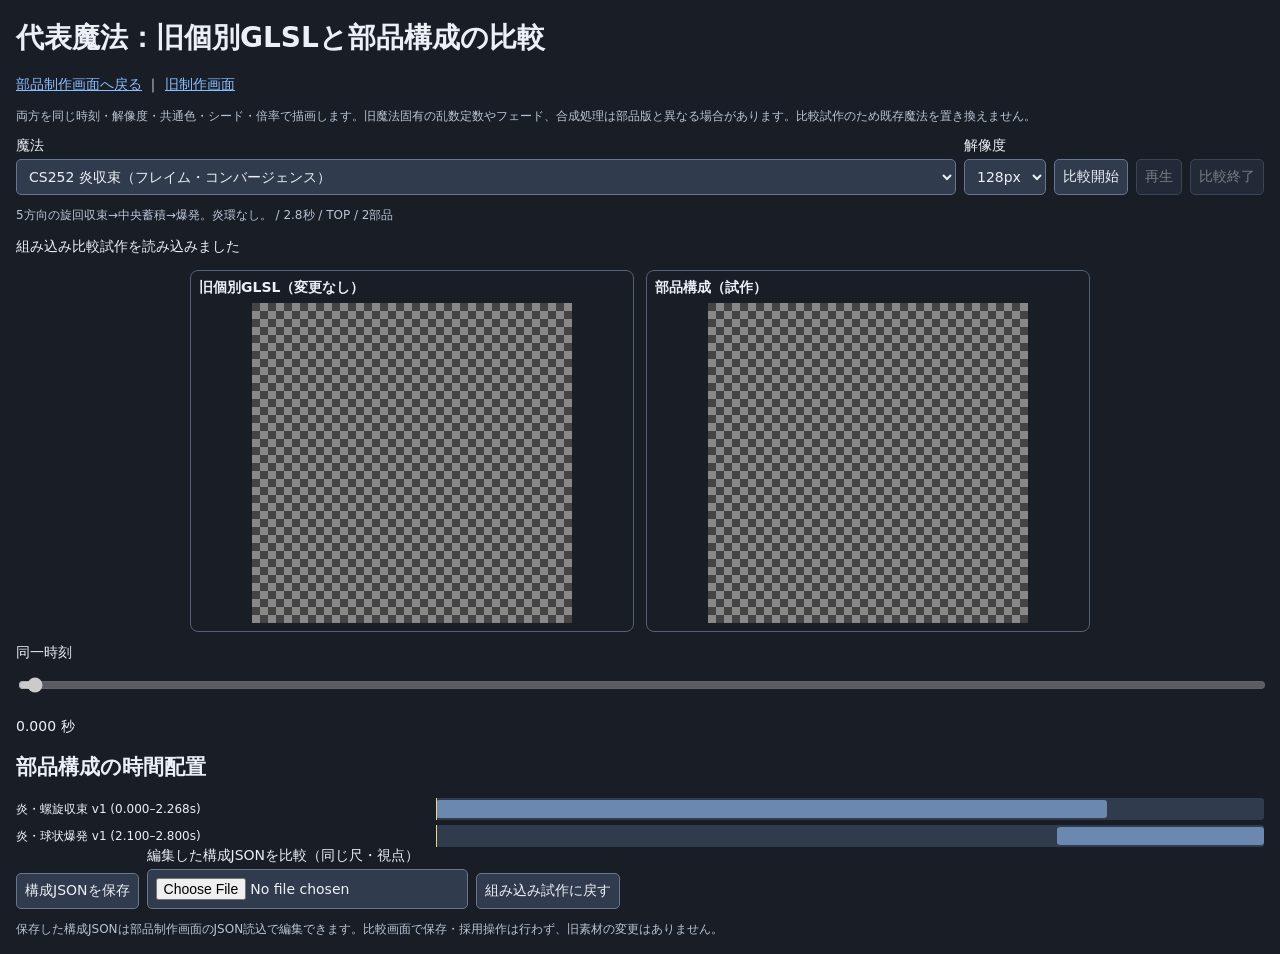
<file: tools/effect-creator/spell-comparison.html>
<!doctype html><html lang="ja"><head><meta charset="utf-8"><meta name="viewport" content="width=device-width,initial-scale=1"><title>代表魔法・旧版と部品版の比較</title><style>
body{font:14px system-ui,sans-serif;background:#181d26;color:#ecf0f6;margin:16px}a{color:#8bbdff}button,select,input{font:inherit;color:inherit;background:#303b4d;border:1px solid #69778c;border-radius:5px;padding:8px}button:disabled{opacity:.45}input[type=range]{width:100%;box-sizing:border-box}label{display:grid;gap:4px}.controls{display:flex;flex-wrap:wrap;align-items:end;gap:8px}.pair{display:grid;grid-template-columns:repeat(2,minmax(0,1fr));gap:12px;max-width:900px;margin:12px auto}.panel{border:1px solid #556175;padding:8px;border-radius:8px;min-width:0}canvas{display:block;width:100%;max-width:320px;margin:0 auto;aspect-ratio:1;background-color:#666;background-image:conic-gradient(#888 25%,#444 0 50%,#888 0 75%,#444 0);background-size:16px 16px}.caption{font-size:12px;color:#b9c5d6}.timeline{display:grid;gap:5px}.track{display:grid;grid-template-columns:minmax(95px,1fr) 2fr;gap:6px;align-items:center;font-size:12px}.rail{position:relative;height:22px;background:#303b4d;border-radius:3px}.clip{position:absolute;top:2px;height:18px;background:#6b88b1;border-radius:3px}.cursor{position:absolute;top:0;height:100%;width:1px;background:#f3d67c}.error{color:#ffaaa5}pre{white-space:pre-wrap;overflow-wrap:anywhere}.panel h2{font-size:14px;margin:0 0 6px}.wide{flex:1;min-width:170px}@media(max-width:500px){body{margin:9px}.pair{gap:5px}.panel{padding:5px}.track{grid-template-columns:minmax(85px,1fr) 1.6fr}}</style></head><body>
<h1>代表魔法：旧個別GLSLと部品構成の比較</h1><p><a href="component-studio.html?v=10.1">部品制作画面へ戻る</a> ｜ <a href="index.html?v=fire-revision-20">旧制作画面</a></p>
<p class="caption">両方を同じ時刻・解像度・共通色・シード・倍率で描画します。旧魔法固有の乱数定数やフェード、合成処理は部品版と異なる場合があります。比較試作のため既存魔法を置き換えません。</p>
<div class="controls"><label class="wide">魔法<select id="spell"></select></label><label>解像度<select id="size"><option value="128">128px</option><option value="256">256px</option></select></label><button id="start">比較開始</button><button id="play" disabled>再生</button><button id="close" disabled>比較終了</button></div>
<p id="note" class="caption"></p><p id="status" role="status">未実行</p><div class="pair"><section class="panel"><h2>旧個別GLSL（変更なし）</h2><canvas id="old" width="128" height="128"></canvas></section><section class="panel"><h2>部品構成（試作）</h2><canvas id="new" width="128" height="128"></canvas></section></div>
<label>同一時刻<input id="seek" type="range" min="0" max="1000" value="0" disabled></label><p id="time">0.000 秒</p><h2>部品構成の時間配置</h2><div id="timeline" class="timeline"></div>
<div class="controls"><button id="save">構成JSONを保存</button><label>編集した構成JSONを比較（同じ尺・視点）<input id="import" type="file" accept=".json,application/json"></label><button id="reset">組み込み試作に戻す</button></div><p class="caption">保存した構成JSONは部品制作画面のJSON読込で編集できます。比較画面で保存・採用操作は行わず、旧素材の変更はありません。</p>
<script src="lightning-presets.js?v=1"></script><script src="magic-catalog.js?v=light-pillar-fit-2"></script><script src="shader-studio.js?v=divine-ground-2x"></script><script src="effect-export.js"></script><script src="thunder-components.js?v=1"></script><script src="effect-components.js?v=ice-tower-2"></script><script src="spell-comparison.js?v=8.1"></script></body></html>
</file>
<file: tools/effect-creator/style.css>
*{box-sizing:border-box}
[hidden]{display:none!important}
html{height:100%;overflow:hidden}
body{margin:0;height:100vh;height:100dvh;overflow:hidden;display:flex;flex-direction:column;background:#101923;color:#e8f1f7;font:14px system-ui}
.app-header{display:flex;align-items:center;gap:8px;flex:0 0 auto;min-height:36px;padding:3px 10px;padding-top:calc(3px + env(safe-area-inset-top,0px));border-bottom:1px solid #3b5064;flex-wrap:nowrap}
.app-header h1{font-size:16px;line-height:1.2;margin:0;white-space:nowrap}
.header-note{font-size:11px;color:#aabccb;margin-left:auto;white-space:nowrap}
.hint{color:#aabccb;font-size:12px}
.workspace{flex:1;min-height:0;min-width:0;width:100%;max-width:1500px;margin:0 auto;display:grid;grid-template-columns:minmax(0,1fr) minmax(0,1fr);grid-template-rows:minmax(0,1fr);gap:8px;padding:8px 8px max(8px,env(safe-area-inset-bottom,0px))}
.panel{background:#192735;border:1px solid #3b5064;border-radius:8px;min-width:0;min-height:0}
.preview{display:flex;flex-direction:column;padding:7px;gap:5px}
.preview-stage{flex:1;min-height:0;min-width:0;overflow:auto;display:flex;align-items:safe center;justify-content:safe center;border:1px solid #50667a;border-radius:5px}
.checker{background:repeating-conic-gradient(#263440 0% 25%,#354653 0% 50%) 0 0/20px 20px}
.checker.black{background:#000}.checker.white{background:#fff}
canvas{image-rendering:auto;flex:none;display:block}
#codeFrame{border:0;width:100%;height:100%;display:block;flex:1}
.preview-controls{flex:none;display:grid;gap:4px}
.transport{display:flex;align-items:center;gap:4px;min-width:0;flex-wrap:nowrap}
.transport button{flex:none;min-width:30px;height:30px;padding:3px 6px}
.transport #play{min-width:46px}
.loop-label{display:flex;align-items:center;gap:3px;white-space:nowrap}
.loop-label input{display:inline;width:auto;margin:0}
#time{margin-left:auto;font-size:11px;white-space:nowrap;font-variant-numeric:tabular-nums}
.scrub{min-height:18px;display:flex;align-items:center}
.preview-options{display:grid;grid-template-columns:minmax(0,1fr) auto auto;gap:6px;align-items:center}
.preview-options label{display:flex;align-items:center;gap:4px;white-space:nowrap}
.preview-options label>input,.preview-options label>select{margin:0;min-width:0}
.preview-options select{width:auto;height:28px;padding:2px 4px;font-size:12px}
.settings{display:flex;flex-direction:column;overflow:hidden}
.settings-tabs{display:grid;grid-template-columns:repeat(4,minmax(0,1fr));gap:3px;padding:5px;border-bottom:1px solid #3b5064;flex:none}
.settings-tabs button{min-width:0;font-size:13px;padding:5px 2px;min-height:32px;white-space:nowrap}
.settings-tabs button[aria-selected=true]{background:#29445a;border-color:#8ac9ff;font-weight:700}
.settings-scroll{flex:1;min-height:0;overflow:auto;overscroll-behavior:contain;padding:8px;scrollbar-width:thin}
.row{display:flex;gap:5px;align-items:center;flex-wrap:wrap;margin:5px 0 8px}
button,select,input,textarea,.file{font:inherit;color:inherit;background:#11202d;border:1px solid #4b6175;border-radius:5px;padding:6px}
button,.file{cursor:pointer}button:hover,.file:hover{background:#29445a}button:disabled{opacity:.5;cursor:default}
button:focus-visible,select:focus-visible,input:focus-visible,textarea:focus-visible{outline:2px solid #9edce5;outline-offset:1px}
input[type=range]{padding:0;width:100%;accent-color:#82c1f6}input[type=color]{width:100%;height:30px;padding:2px}input[type=checkbox]{accent-color:#82c1f6}input[type=number]{width:100%;min-width:0}
.fields{display:grid;grid-template-columns:repeat(3,minmax(0,1fr));gap:6px}
label{display:block;font-size:12px;color:#c2d0dd}label>input,label>select,label>textarea{display:block;width:100%;margin-top:3px}
.row label>input[type=checkbox]{display:inline;width:auto}.file input{display:none}
#layers{display:grid;gap:3px;max-height:112px;overflow:auto}#layers button{text-align:left;padding:5px 7px}#layers button.active{border-color:#8ac9ff;background:#29445a}
#status,#codeStatus{white-space:pre-wrap;color:#b6ddff;font-size:12px;overflow-wrap:anywhere}
#status{margin:0;padding:5px 8px;border-top:1px solid #3b5064;max-height:50px;overflow:auto}#status:empty{display:none}
.code textarea{resize:vertical;font:12px monospace}.code .fields{grid-template-columns:1fr}
#dimensions{margin:8px 0;font-size:12px}
@media(max-width:760px){.workspace{grid-template-columns:minmax(0,1fr);grid-template-rows:minmax(0,43fr) minmax(0,57fr);gap:5px;padding:4px 4px max(4px,env(safe-area-inset-bottom,0px))}.app-header{min-height:34px;padding-left:6px;padding-right:6px}.preview{padding:4px;gap:3px}.fields{grid-template-columns:repeat(2,minmax(0,1fr))}.settings-scroll{padding:6px}.preview-options{gap:5px}.transport button{height:28px}.header-note{font-size:10px}}
@media(max-width:380px){.transport{gap:3px}.transport button{min-width:26px;padding:2px 4px}#time{font-size:10px}.loop-label{font-size:11px}.preview-options label{font-size:11px}.preview-options select{font-size:11px}}
@media(max-height:450px) and (max-width:760px){.workspace{grid-template-rows:minmax(110px,48fr) minmax(65px,52fr)}.preview-options{gap:3px}.preview-controls{gap:2px}}

.settings-tabs{grid-template-columns:repeat(5,minmax(0,1fr))}.magic-picker{display:grid;grid-template-columns:minmax(0,1fr) auto auto auto;gap:4px;margin:4px 0 6px}.magic-picker select{width:100%;min-width:0}.magic-meta{font-size:12px;color:#aabccb;margin:5px 0}.magic-note{border:1px solid #3b5064;border-radius:5px;padding:6px 8px;margin:6px 0;font-size:12px}.magic-note summary{cursor:pointer;font-weight:600;color:#b9e0ff}.magic-note p{white-space:pre-wrap;overflow-wrap:anywhere;line-height:1.55;margin:6px 0 2px}.magic-note textarea{width:100%;resize:vertical;font:inherit}.magic-note label{margin-top:6px}

.settings-tabs{grid-template-columns:repeat(6,minmax(0,1fr))}.settings-tabs button{font-size:12px}#extStatus{white-space:pre-wrap;overflow-wrap:anywhere;font-size:12px;color:#b6ddff;margin:6px 0}#extFields{margin-top:8px}#externalTime{margin-left:auto;font-size:11px}#extNotes{resize:vertical}.external-offscreen{position:fixed;left:-2000px;top:0;pointer-events:none;overflow:hidden}

.app-header #engineSelect{margin-left:auto;min-width:0;width:clamp(108px,37vw,190px);height:28px;padding:2px 5px;font-size:12px}.app-header h1{min-width:0;overflow:hidden;text-overflow:ellipsis}.settings-tabs[data-engine-mode=external],.settings-tabs[data-engine-mode=code]{grid-template-columns:minmax(0,1fr)}.settings-tabs[data-engine-mode=canvas]{grid-template-columns:repeat(4,minmax(0,1fr))}.comparison-picker .row{flex-wrap:nowrap}.comparison-picker select{flex:1;min-width:0}.comparison-picker button{flex:none}#extComparePrevious{font-size:12px;margin:0 0 5px}#extEngineInfo{margin:3px 0 6px}

#extDiagnostic{width:100%;font-size:11px;font-family:monospace;white-space:pre-wrap;margin:5px 0}#extCopyDiagnostic{font-size:12px}

#shaderStudio{padding:7px;margin:8px 0}#shaderStudio summary{margin:6px 0}#shaderStudio select{max-width:100%}#shaderLayerList{display:grid;gap:3px;max-height:150px;overflow:auto}#shaderLayerList button{text-align:left}#shaderLayerList button.active{background:#29445a;border-color:#8ac9ff}#shaderCode{width:100%;font:12px monospace;resize:vertical;white-space:pre;overflow:auto}#shaderMagicNote{white-space:pre-wrap}#shaderStudio .fields{margin:6px 0}#shaderStudio input[type=checkbox]{width:auto}

.settings-tabs[data-engine-mode=shader]{grid-template-columns:repeat(4,minmax(0,1fr))}#shaderStudio{padding:0;margin:0}#shaderStudio [data-ext-part=magic] .magic-note{margin:6px 0}#settings-external a{color:#a9d9ff}#settings-external [data-ext-part=output] .fields{margin-top:6px}#externalTime{white-space:nowrap;font-variant-numeric:tabular-nums}#externalControls .transport{gap:4px}
</file>
<file: shared/tool-home.css>
/* Consistent compact home icon, sized to fit existing map header. */
[data-tool-home] > .tool-home-button {
  box-sizing:border-box;display:inline-flex;align-items:center;justify-content:center;
  flex:0 0 32px;width:32px;min-width:32px;max-width:32px;height:28px;min-height:28px;
  padding:0;margin:0;border:1px solid #54798a;border-radius:6px;
  color:#e8f4f7;background:#173545;cursor:pointer;line-height:1;
}
[data-tool-home] > .tool-home-button:hover{background:#285569;border-color:#9edce5}
[data-tool-home] > .tool-home-button:focus-visible{outline:2px solid #9edce5;outline-offset:2px}
.tool-home-button svg{display:block;flex:none;pointer-events:none}
.tool-title-row{display:flex;align-items:center;gap:10px;margin-bottom:8px}
.tool-title-row h1{margin:0}
</file>
